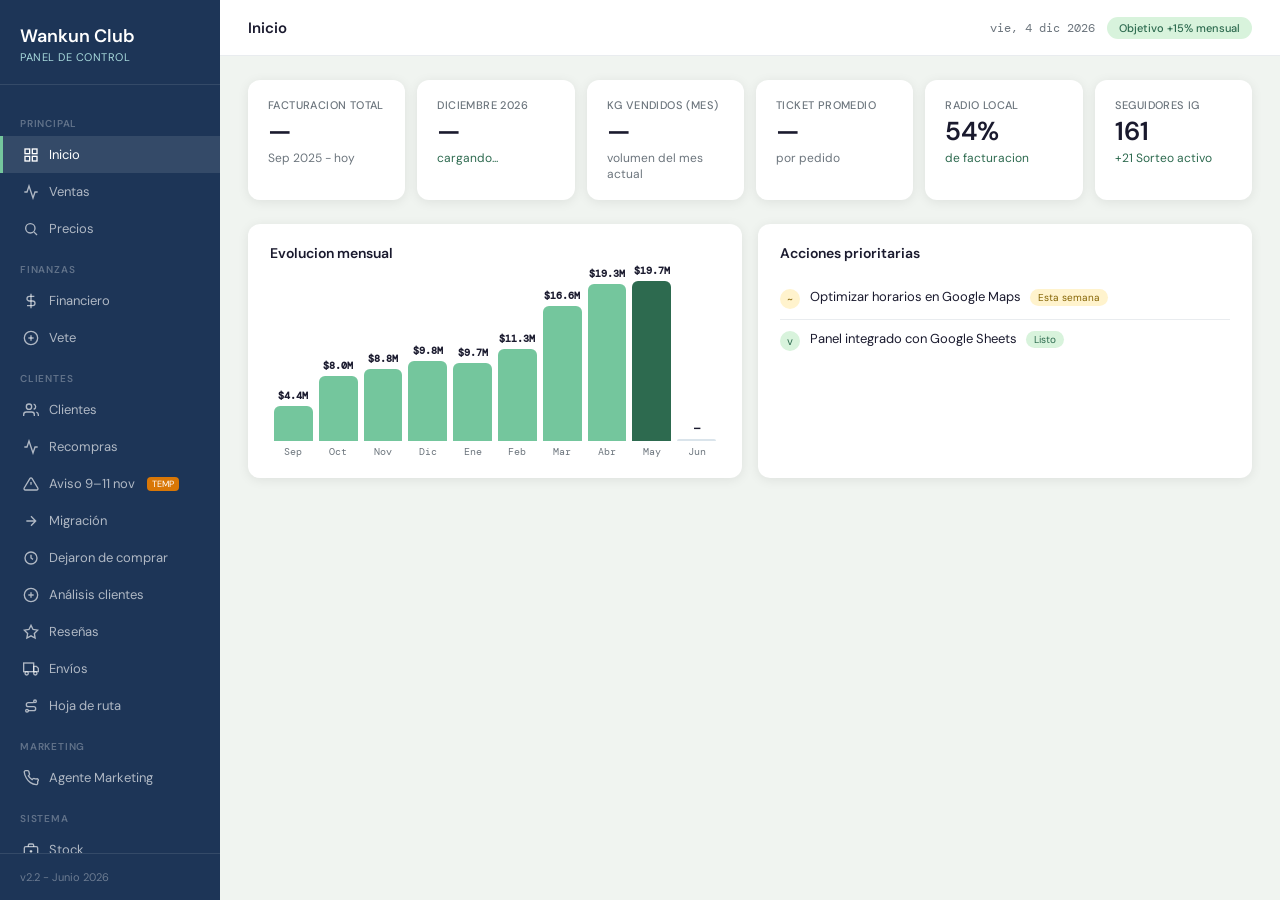
<file: index.html>
<!DOCTYPE html>
<html lang="es">
<head>
<meta charset="UTF-8">
<!-- v2.4.1 -->
  <meta http-equiv="Cache-Control" content="no-cache, no-store, must-revalidate">
<meta http-equiv="Pragma" content="no-cache">
<meta http-equiv="Expires" content="0">
<meta name="viewport" content="width=device-width, initial-scale=1.0">
<title>Wankun Club — Panel de Control</title>
<link href="https://fonts.googleapis.com/css2?family=DM+Sans:wght@300;400;500;600&family=DM+Mono:wght@400;500&display=swap" rel="stylesheet">
<link rel="stylesheet" href="css/panel.css?v=2">
</head>
<body>
<div class="sidebar">
  <div class="sidebar-logo">
    <div class="logo-text">Wankun Club</div>
    <div class="logo-sub">Panel de Control</div>
  </div>
  <nav class="nav">
    <div class="nav-section">Principal</div>
    <div class="nav-item active" onclick="irA('inicio')"><svg viewBox="0 0 24 24" fill="none" stroke="currentColor" stroke-width="2"><rect x="3" y="3" width="7" height="7"/><rect x="14" y="3" width="7" height="7"/><rect x="3" y="14" width="7" height="7"/><rect x="14" y="14" width="7" height="7"/></svg>Inicio</div>
    <div class="nav-item" onclick="irA('ventas')"><svg viewBox="0 0 24 24" fill="none" stroke="currentColor" stroke-width="2"><polyline points="22 12 18 12 15 21 9 3 6 12 2 12"/></svg>Ventas</div>
    <div class="nav-item" onclick="irA('precios')"><svg viewBox="0 0 24 24" fill="none" stroke="currentColor" stroke-width="2"><circle cx="11" cy="11" r="7"/><line x1="21" y1="21" x2="16.65" y2="16.65"/></svg>Precios</div>
    <div class="nav-section">Finanzas</div>
    <div class="nav-item" onclick="irA('financiero')"><svg viewBox="0 0 24 24" fill="none" stroke="currentColor" stroke-width="2"><line x1="12" y1="1" x2="12" y2="23"/><path d="M17 5H9.5a3.5 3.5 0 0 0 0 7h5a3.5 3.5 0 0 1 0 7H6"/></svg>Financiero</div>
    <div class="nav-item" onclick="irA('vete')"><svg viewBox="0 0 24 24" fill="none" stroke="currentColor" stroke-width="2"><circle cx="12" cy="12" r="10"/><line x1="12" y1="8" x2="12" y2="16"/><line x1="8" y1="12" x2="16" y2="12"/></svg>Vete</div>
    <div class="nav-section">Clientes</div>
    <div class="nav-item" onclick="irA('clientes')"><svg viewBox="0 0 24 24" fill="none" stroke="currentColor" stroke-width="2"><path d="M17 21v-2a4 4 0 0 0-4-4H5a4 4 0 0 0-4 4v2"/><circle cx="9" cy="7" r="4"/><path d="M23 21v-2a4 4 0 0 0-3-3.87"/><path d="M16 3.13a4 4 0 0 1 0 7.75"/></svg>Clientes</div>
    <div class="nav-item" onclick="irA('recompras')"><svg viewBox="0 0 24 24" fill="none" stroke="currentColor" stroke-width="2"><path d="M22 12h-4l-3 9L9 3l-3 9H2"/></svg>Recompras</div>
    <div class="nav-item" onclick="irA('aviso')"><svg viewBox="0 0 24 24" fill="none" stroke="currentColor" stroke-width="2"><path d="M10.29 3.86 1.82 18a2 2 0 0 0 1.71 3h16.94a2 2 0 0 0 1.71-3L13.71 3.86a2 2 0 0 0-3.42 0z"/><line x1="12" y1="9" x2="12" y2="13"/><line x1="12" y1="17" x2="12.01" y2="17"/></svg>Aviso 9–11 nov <span style="font-size:9px;background:#d97706;color:#fff;border-radius:4px;padding:1px 5px;margin-left:2px">TEMP</span></div>
    <div class="nav-item" onclick="irA('migracion')"><svg viewBox="0 0 24 24" fill="none" stroke="currentColor" stroke-width="2"><path d="M5 12h14M12 5l7 7-7 7"/></svg>Migración</div>
    <div class="nav-item" onclick="irA('inactivos')"><svg viewBox="0 0 24 24" fill="none" stroke="currentColor" stroke-width="2"><circle cx="12" cy="12" r="9"/><polyline points="12 7 12 12 15 14"/></svg>Dejaron de comprar</div>
    <div class="nav-item" onclick="irA('analisis')"><svg viewBox="0 0 24 24" fill="none" stroke="currentColor" stroke-width="2"><circle cx="12" cy="12" r="10"/><path d="M8 12h8M12 8v8"/></svg>Análisis clientes</div>
    <div class="nav-item" onclick="irA('resenas')"><svg viewBox="0 0 24 24" fill="none" stroke="currentColor" stroke-width="2"><polygon points="12 2 15.09 8.26 22 9.27 17 14.14 18.18 21.02 12 17.77 5.82 21.02 7 14.14 2 9.27 8.91 8.26 12 2"/></svg>Reseñas</div>
    <div class="nav-item" onclick="irA('envios')"><svg viewBox="0 0 24 24" fill="none" stroke="currentColor" stroke-width="2"><rect x="1" y="3" width="15" height="13"/><polygon points="16 8 20 8 23 11 23 16 16 16 16 8"/><circle cx="5.5" cy="18.5" r="2.5"/><circle cx="18.5" cy="18.5" r="2.5"/></svg>Envíos</div>
    <div class="nav-item" onclick="irA('ruta')"><svg viewBox="0 0 24 24" fill="none" stroke="currentColor" stroke-width="2"><circle cx="6" cy="19" r="2"/><circle cx="18" cy="5" r="2"/><path d="M8 19h8a3 3 0 0 0 0-6H8a3 3 0 0 1 0-6h8"/></svg>Hoja de ruta</div>
    <div class="nav-section">Marketing</div>
    <div class="nav-item" onclick="irA('marketing')"><svg viewBox="0 0 24 24" fill="none" stroke="currentColor" stroke-width="2"><path d="M22 16.92v3a2 2 0 0 1-2.18 2 19.79 19.79 0 0 1-8.63-3.07A19.5 19.5 0 0 1 4.99 12a19.79 19.79 0 0 1-3.07-8.67A2 2 0 0 1 3.92 1h3a2 2 0 0 1 2 1.72c.127.96.361 1.903.7 2.81a2 2 0 0 1-.45 2.11L8.09 8.91a16 16 0 0 0 5.61 5.61l1.27-1.27a2 2 0 0 1 2.11-.45c.907.339 1.85.573 2.81.7A2 2 0 0 1 22 16.92z"/></svg>Agente Marketing</div>
    <div class="nav-section">Sistema</div>
    <div class="nav-item" onclick="irA('stock')"><svg viewBox="0 0 24 24" fill="none" stroke="currentColor" stroke-width="2"><rect x="2" y="7" width="20" height="14" rx="2"/><path d="M16 7V5a2 2 0 0 0-2-2h-4a2 2 0 0 0-2 2v2"/><line x1="12" y1="12" x2="12" y2="16"/><line x1="10" y1="14" x2="14" y2="14"/></svg>Stock</div>
    <div class="nav-item" onclick="irA('roadmap')"><svg viewBox="0 0 24 24" fill="none" stroke="currentColor" stroke-width="2"><polyline points="9 11 12 14 22 4"/><path d="M21 12v7a2 2 0 0 1-2 2H5a2 2 0 0 1-2-2V5a2 2 0 0 1 2-2h11"/></svg>Roadmap</div>
  </nav>
  <div class="sidebar-footer">v2.2 - Junio 2026</div>
</div>
<div class="main">
  <div class="topbar">
    <span class="topbar-title" id="page-title">Inicio</span>
    <div class="topbar-right">
      <span class="fecha" id="fecha-hoy"></span>
      <span class="objetivo-pill">Objetivo +15% mensual</span>
    </div>
  </div>
  <div class="content">

<!-- INICIO -->
<div class="page active" id="page-inicio">
  <div class="metrics-grid">
    <div class="metric"><div class="metric-label">Facturacion total</div><div class="metric-value" id="m-total">—</div><div class="metric-delta" id="m-total-rango">Sep 2025 - hoy</div></div>
    <div class="metric"><div class="metric-label" id="m-mes-label">Mes actual</div><div class="metric-value" id="m-mayo">—</div><div class="metric-delta delta-up" id="m-mes-delta">cargando...</div></div>
    <div class="metric"><div class="metric-label">Kg vendidos (mes)</div><div class="metric-value" id="m-kg-mes">—</div><div class="metric-delta">volumen del mes actual</div></div>
    <div class="metric"><div class="metric-label">Ticket promedio</div><div class="metric-value" id="m-ticket">—</div><div class="metric-delta">por pedido</div></div>
    <div class="metric"><div class="metric-label">Radio local</div><div class="metric-value">54%</div><div class="metric-delta delta-up">de facturacion</div></div>
    <div class="metric"><div class="metric-label">Seguidores IG</div><div class="metric-value">161</div><div class="metric-delta delta-up">+21 Sorteo activo</div></div>
  </div>
  <div class="card-grid">
    <div class="card">
      <div class="card-title">Evolucion mensual</div>
      <div class="bar-chart" id="bar-inicio"></div>
    </div>
    <div class="card">
      <div class="card-title">Acciones prioritarias</div>
      <ul class="checklist">
        <li class="check-item"><div class="check-dot dot-warn">~</div><span>Optimizar horarios en Google Maps <span class="check-tag tag-warn">Esta semana</span></span></li>
        <li class="check-item"><div class="check-dot dot-ok">v</div><span>Panel integrado con Google Sheets <span class="check-tag tag-ok">Listo</span></span></li>
      </ul>
    </div>
  </div>
</div>

<!-- VENTAS -->
<div class="page" id="page-ventas">
  <div class="metrics-grid">
    <div class="metric"><div class="metric-label">Mejor mes</div><div class="metric-value" id="v-mejor-mes">—</div><div class="metric-delta delta-up" id="v-mejor-fac">—</div></div>
    <div class="metric"><div class="metric-label">Crecimiento sep-hoy</div><div class="metric-value" id="v-crec">—</div><div class="metric-delta delta-up">traccion real</div></div>
    <div class="metric"><div class="metric-label">Kilos vendidos</div><div class="metric-value" id="v-kg">—</div><div class="metric-delta">total historico</div></div>
    <div class="metric"><div class="metric-label">Royal Canin</div><div class="metric-value">~66%</div><div class="metric-delta">de facturacion</div></div>
  </div>
  <div class="card">
    <div class="card-title">Facturación y kilos por mes</div>
    <div id="bar-ventas"></div>
    <div id="ventas-kg-resumen"></div>
  </div>
  <div class="card" id="series-card">
    <div class="results-header">
      <div class="card-title" style="margin:0">Series históricas — ¿qué se movió?</div>
      <div class="filtro-group"><label>Medida</label>
        <select id="ser-medida" onchange="seriesRender()"><option value="kg">Kg</option><option value="fac">Pesos</option></select></div>
      <div class="filtro-group"><label>Período</label>
        <select id="ser-periodo" onchange="seriesRender()"><option value="dia">Por día (90 días)</option><option value="semana">Por semana (52)</option><option value="mes" selected>Por mes</option></select></div>
      <div class="filtro-group"><label>Abrir por</label>
        <select id="ser-dim" onchange="seriesRender()"><option value="total">Total</option><option value="canal">Canal</option><option value="marca">Marca</option><option value="zona">Zona</option><option value="loc">Localidad</option></select></div>
      <div class="filtro-group"><label>Canal</label>
        <select id="ser-canal" onchange="seriesRender()"><option value="todos">Todos</option><option value="Directo">Directo</option><option value="Mercado Libre">Mercado Libre</option></select></div>
    </div>
    <div id="ser-nota" style="font-size:11px;color:var(--gris-dark);margin:8px 0 4px;line-height:1.5"></div>
    <div id="ser-chart" style="margin-top:6px"><div style="padding:20px;color:var(--gris-dark);font-size:13px">Cargando...</div></div>
    <div id="ser-comp" style="margin-top:14px"></div>
  </div>
  <div class="card" id="base-card">
    <div class="results-header">
      <div class="card-title" style="margin:0">Línea base — ¿este mes es normal o atípico?</div>
      <div class="filtro-group"><label>Medida</label>
        <select id="base-medida" onchange="baseRender()"><option value="kg">Kg por día de venta</option><option value="fac">Pesos por día de venta</option></select></div>
    </div>
    <div id="base-veredicto" style="margin:10px 0 6px"></div>
    <div id="base-chart"></div>
    <div id="base-nota" style="font-size:11px;color:var(--gris-dark);margin-top:6px;line-height:1.5"></div>
  </div>
  <div class="card" id="cli-card">
    <div class="card-title">Clientes del canal directo — ¿quién volvió y quién no?</div>
    <div id="cli-resumen" style="margin-top:10px"></div>
    <div id="cli-lista" style="margin-top:12px"></div>
  </div>
  <div class="card">
    <div class="card-title">Objetivo vs. real — 2026</div>
    <div id="objetivo-real-chart"></div>
  </div>
  <div class="card">
    <div class="card-title">Comparativo al mismo día — últimos 3 meses</div>
    <div id="comparativo-tabla"></div>
  </div>
  <div class="card">
    <div class="results-header">
      <div class="card-title" style="margin:0">Venta diaria — pesos y kg</div>
      <div class="filtro-group">
        <label>Mes</label>
        <select id="diaria-mes-sel" onchange="renderVentaDiaria()"></select>
      </div>
      <div class="filtro-group">
        <label>Ordenar</label>
        <select id="diaria-orden-sel" onchange="renderVentaDiaria()">
          <option value="fecha">Fecha</option>
          <option value="fac">Mayor facturación</option>
          <option value="kg">Más kg</option>
          <option value="ventas">Más ventas</option>
        </select>
      </div>
      <div class="filtro-group">
        <label>Gráfico</label>
        <select id="diaria-ver-sel" onchange="renderVentaDiaria()">
          <option value="fac">Pesos</option>
          <option value="kg">Kg</option>
        </select>
      </div>
    </div>
    <div id="venta-diaria-analisis" style="margin-top:14px"></div>
    <div id="venta-diaria-tabla" style="margin-top:4px"></div>
  </div>
  <div class="card-grid">
    <div class="card"><div class="card-title">Top zonas</div><div id="zonas-bars"></div></div>
    <div class="card"><div class="card-title">Top marcas</div><div id="marcas-bars"></div></div>
  </div>
  <div class="card">
    <div class="results-header">
      <div class="card-title" style="margin:0">Productos más vendidos</div>
      <div class="filtro-group">
        <label>Mes</label>
        <select id="prod-mes-sel" onchange="document.getElementById('prod-desde').value='';document.getElementById('prod-hasta').value='';renderTopProductos()">
          <option value="todos">Todos</option>
        </select>
      </div>
      <div class="filtro-group" style="display:flex;align-items:center;gap:6px">
        <label>Desde</label>
        <input type="date" id="prod-desde" style="padding:5px 8px;border:1px solid var(--gris-med);border-radius:6px;font-size:12px;font-family:'DM Sans',sans-serif" onchange="document.getElementById('prod-mes-sel').value='todos';renderTopProductos()">
        <label>Hasta</label>
        <input type="date" id="prod-hasta" style="padding:5px 8px;border:1px solid var(--gris-med);border-radius:6px;font-size:12px;font-family:'DM Sans',sans-serif" onchange="document.getElementById('prod-mes-sel').value='todos';renderTopProductos()">
      </div>
    </div>
    <div class="table-wrap" style="margin-top:12px">
      <div class="table-head" style="grid-template-columns:2fr 80px 80px 120px"><span>Producto</span><span>Ventas</span><span>Kg total</span><span>Facturación</span></div>
      <div class="table-body" id="top-productos" style="max-height:400px"></div>
    </div>
  </div>
</div>

<!-- FINANCIERO -->
<div class="page" id="page-financiero">
  <div id="fin-error" style="display:none;background:#fef2f2;color:#dc2626;padding:12px 16px;border-radius:8px;font-size:13px;margin-bottom:16px">
    No se pudo cargar la información financiera. <span style="cursor:pointer;text-decoration:underline" onclick="finCargar()">Reintentar</span>
  </div>
  <div class="metrics-grid">
    <div class="metric"><div class="metric-label">Facturación (mes)</div><div class="metric-value" id="fin-fac-mes">—</div><div class="metric-delta" id="fin-fac-mes-delta">cargando...</div></div>
    <div class="metric"><div class="metric-label">Resultado (mes)</div><div class="metric-value" id="fin-resultado-mes">—</div><div class="metric-delta" id="fin-resultado-mes-delta">cargando...</div></div>
    <div class="metric"><div class="metric-label">Gastos fijos (mes)</div><div class="metric-value" id="fin-gf-pct">—</div><div class="metric-delta">sobre facturación del mes</div></div>
    <div class="metric"><div class="metric-label">Gastos variables (mes)</div><div class="metric-value" id="fin-gv-pct">—</div><div class="metric-delta">sobre facturación del mes</div></div>
    <div class="metric"><div class="metric-label">Resultado acumulado (año)</div><div class="metric-value" id="fin-resultado-anual">—</div><div class="metric-delta" id="fin-resultado-anual-delta">cargando...</div></div>
    <div class="metric"><div class="metric-label">Ahorro acumulado (año)</div><div class="metric-value" id="fin-ahorro-anual">—</div><div class="metric-delta" id="fin-ahorro-anual-delta">cargando...</div></div>
  </div>

  <div class="card">
    <div class="card-title">Resumen mensual — Facturación, gastos y resultado</div>
    <div class="table-wrap" style="margin-top:12px">
      <div class="table-head" style="grid-template-columns:1fr 1.3fr 1fr 1fr 1.3fr"><span>Mes</span><span>Facturación (real)</span><span>Gastos fijos</span><span>Gastos variables</span><span>Resultado</span></div>
      <div class="table-body" id="fin-tabla-mensual"></div>
    </div>
  </div>

  <div class="card-grid">
    <div class="card">
      <div class="card-title">Gastos del mes: fijos vs variables</div>
      <div id="fin-gastos-bars"></div>
    </div>
    <div class="card">
      <div class="card-title">Facturación por canal — Wkn Club vs Mercado Libre</div>
      <div id="fin-canal-chart" style="margin-top:8px"></div>
      <div class="table-wrap" style="margin-top:8px">
        <div class="table-head" style="grid-template-columns:1fr 1.2fr 1.2fr 1fr"><span>Mes</span><span>Wkn Club</span><span>Mercado Libre</span><span>% Directo</span></div>
        <div class="table-body" id="fin-tabla-canal"></div>
      </div>
    </div>
  </div>
</div>

<!-- VETE -->
<div class="page" id="page-vete">
  <div id="vete-error" style="display:none;background:#fef2f2;color:#dc2626;padding:12px 16px;border-radius:8px;font-size:13px;margin-bottom:16px">
    No se pudo cargar la informacion de Vete. <span style="cursor:pointer;text-decoration:underline" onclick="veteCargar()">Reintentar</span>
  </div>
  <div class="metrics-grid">
    <div class="metric"><div class="metric-label">Kg vendidos</div><div class="metric-value" id="vete-kg">&mdash;</div></div>
    <div class="metric"><div class="metric-label">Total vendido</div><div class="metric-value" id="vete-total">&mdash;</div></div>
    <div class="metric"><div class="metric-label">Costo de lo vendido</div><div class="metric-value" id="vete-costo">&mdash;</div></div>
    <div class="metric"><div class="metric-label">Utilidad</div><div class="metric-value" id="vete-utilidad">&mdash;</div></div>
  </div>
  <div class="metrics-grid" style="margin-top:12px">
    <div class="metric"><div class="metric-label">Costo que debe la Vete<br><small>(ella cobró, al costo)</small></div><div class="metric-value" id="vete-cobro-vete" style="color:#b45309">&mdash;</div></div>
    <div class="metric"><div class="metric-label">Ganancia que debe el Club<br><small>(cobró el Club, su ganancia)</small></div><div class="metric-value" id="vete-cobro-club" style="color:var(--verde)">&mdash;</div></div>
    <div class="metric"><div class="metric-label">Internos (uso del Club)</div><div class="metric-value" id="vete-diferencia">&mdash;</div></div>
  </div>
  <div class="metrics-grid" style="margin-top:12px">
    <div class="metric"><div class="metric-label">Ya liquidado (pagos + internos)</div><div class="metric-value" id="vete-debes" style="color:#dc2626">&mdash;</div></div>
    <div class="metric"><div class="metric-label">Saldo de cuenta</div><div class="metric-value" id="vete-neto">&mdash;</div></div>
  </div>

  <div class="card">
    <div class="card-title">Stock bajo minimo en la gondola (menos de 2 bolsas)</div>
    <div class="table-wrap" style="margin-top:12px">
      <div class="table-head" style="grid-template-columns:1fr 1.6fr 0.6fr 0.6fr">
        <span>Marca</span><span>Producto</span><span>Kg</span><span>Cantidad</span>
      </div>
      <div class="table-body" id="vete-tabla-pendientes"></div>
    </div>
  </div>

  <div class="card">
    <div class="card-title">Desglose por mes</div>
    <div class="table-wrap" style="margin-top:12px">
      <div class="table-head" style="grid-template-columns:1fr 1fr 1.2fr 1fr 1fr 1.2fr 1.2fr">
        <span>Mes</span><span>Kg</span><span>Total vendido</span><span>Costo</span><span>Utilidad</span><span>Costo (cobro Vete)</span><span>Ganancia (cobro Club)</span>
      </div>
      <div class="table-body" id="vete-tabla-mensual"></div>
    </div>
  </div>

  <div class="card">
    <div class="card-title">Detalle por alimento (historico)</div>
    <div class="table-wrap" style="margin-top:12px">
      <div class="table-head" style="grid-template-columns:1.6fr 1fr 1fr 1fr 1fr">
        <span>Alimento</span><span>Unidades</span><span>Kg</span><span>Venta</span><span>Costo</span>
      </div>
      <div class="table-body" id="vete-tabla-alimento"></div>
    </div>
  </div>
</div>

<!-- CLIENTES -->
<div class="page" id="page-clientes">
  <div class="conn-card">
    <div style="display:flex;align-items:center;gap:10px;margin-bottom:12px">
      <span style="font-size:14px;font-weight:600">Google Sheets</span>
      <span class="conn-status conn-err" id="cl-status">Sin conectar</span>
    </div>
    <button class="btn btn-primary" onclick="conectarClientes()">Cargar clientes</button>
  </div>
  <div id="cl-panel" style="display:none">
    <div class="metrics-grid" id="cl-metrics"></div>
    <div class="card" style="border-left:4px solid var(--azul-med)">
      <div class="card-title">Buscador rapido</div>
      <div style="display:flex;gap:10px;align-items:center">
        <input type="text" id="cl-buscar" placeholder="Nombre o telefono..." 
          style="flex:1;padding:10px 14px;border:1px solid var(--gris-med);border-radius:8px;font-size:14px;font-family:'DM Sans',sans-serif"
          oninput="clBuscar(this.value)">
        <button class="btn" onclick="document.getElementById('cl-buscar').value='';clBuscar('')">Limpiar</button>
      </div>
      <div id="cl-buscar-result" style="margin-top:12px"></div>
    </div>
    <div class="card">
      <div class="filtros">
        <div class="filtro-group"><label>Zona</label><select id="cl-zona" onchange="clFiltrar()"><option value="todas">Todas</option><option value="local">Radio 15 km</option><option value="fuera">Fuera del radio</option></select></div>
        <div class="filtro-group"><label>Localidad</label><select id="cl-localidad" onchange="clFiltrar()"><option value="">Todas</option></select></div>
        <div class="filtro-group"><label>Telefono</label><select id="cl-tel" onchange="clFiltrar()"><option value="todos">Todos</option><option value="contel">Con telefono</option></select></div>
      </div>
      <div class="results-header">
        <span style="font-size:14px;font-weight:600" id="cl-title">Clientes</span>
        <div class="btn-row">
          <span style="font-size:12px;padding:4px 12px;border-radius:20px;background:#dbeafe;color:#1d4ed8;font-weight:500" id="cl-count">0</span>
          <button class="btn" onclick="clExportar()">CSV</button>
          <button class="btn btn-primary" onclick="toggleSorteoMsg()">Mensaje sorteo</button>
        </div>
      </div>
      <div id="sorteo-msg-panel" style="display:none;margin-bottom:14px">
        <div class="msg-template" id="sorteo-msg-text">Hola [Nombre]!

Sabemos lo mucho que queres a tu perrito, por eso queremos que sea parte de la fiesta mas grande del anio!

Estamos sorteando 20 camisetas de la Seleccion Argentina, porque ellos tambien se merecen ponerse la 10!

Para participar:
- Seguinos en @wankunclub
- Dale like a esta publicacion: https://www.instagram.com/p/DYk2Zi_oYgY/
- Comentá con el talle y la raza de tu perrito

El sorteo es el 11 de junio a las 22hs.

Vamos Argentina!</div>
        <button class="btn btn-primary" onclick="copiarMsg()">Copiar mensaje</button>
      </div>
      <div class="table-wrap">
        <div class="table-head" style="grid-template-columns:1fr 120px 140px 140px 120px 80px"><span>Nombre</span><span>Localidad</span><span>Direccion</span><span>Telefono</span><span>Articulo</span><span>WA</span></div>
        <div class="table-body" id="cl-table"></div>
      </div>
    </div>
  </div>
</div>

<!-- RECOMPRAS -->
<div class="page" id="page-recompras">
  <div class="conn-card">
    <div style="display:flex;align-items:center;gap:10px;margin-bottom:12px">
      <span style="font-size:14px;font-weight:600">Google Sheets</span>
      <span class="conn-status conn-err" id="av-status">Sin conectar</span>
    </div>
    <button class="btn btn-primary" onclick="avConectar()">Cargar datos</button>
  </div>
  <div id="av-panel" style="display:none">
    <div class="metrics-grid" id="av-metrics"></div>
    <div class="card" style="border-left:4px solid #7c3aed">
      <div class="card-title" style="color:#7c3aed">Preparar stock — próximos 5 días <span style="font-size:12px;font-weight:400;margin-left:8px">qué tener listo para entregar</span></div>
      <div class="table-wrap">
        <div class="table-head" style="grid-template-columns:1fr 100px 60px 200px 70px"><span>Cliente</span><span>Zona</span><span>En</span><span>Productos a preparar</span><span>WA</span></div>
        <div class="table-body" id="av-stock-prox" style="max-height:320px"></div>
      </div>
    </div>
    <div class="card" style="border-left:4px solid #d97706">
      <div class="card-title" style="color:#d97706">A revisar — 25+ días desde la venta <span style="font-size:12px;font-weight:400;margin-left:8px">chequeo manual, sin importar el ciclo calculado: toda venta con 25+ días sin repetirse aparece acá</span></div>
      <div class="table-wrap">
        <div class="table-head" style="grid-template-columns:1fr 130px 100px 70px 60px"><span>Cliente</span><span>Producto</span><span>Zona</span><span>Hace</span><span>WA</span></div>
        <div class="table-body" id="av-revisar25" style="max-height:360px"></div>
      </div>
    </div>
    <!-- "No compraron lo previsto" y "Compraron 1 sola vez y no volvieron" se sacaron temporalmente
         (17/9) porque dependian de la identidad de cliente rota (agrupacion por nombre / telefono
         mal leido) y mostraban datos poco confiables. Se reconstruyen una vez que la limpieza de
         datos (columna telefono, identidad de cliente) este resuelta. Las funciones JS siguen
         existiendo (avMostrarFaltaron, avMostrarUnaVez) por si se quieren reactivar rapido. -->
    <div class="card" style="border-left:4px solid #16a34a">
      <div class="card-title" style="color:#16a34a">Ventas — Próximos 5 días</div>
      <div class="table-wrap">
        <div class="table-head" style="grid-template-columns:1fr 130px 120px 80px"><span>Cliente</span><span>Zona</span><span>Producto</span><span>WA</span></div>
        <div class="table-body" id="av-ventas-hoy" style="max-height:300px"></div>
      </div>
    </div>
    
    
    
    <div class="card">
      <div class="card-title">Proyeccion del mes</div>
      <div class="metrics-grid" id="av-proyeccion"></div>
    </div>
  </div>
</div>

<!-- AVISO TEMPORAL (nov 2026): sin logistica lunes 9, martes 10 y miercoles 11 por la visita del Papa.
     Lista: clientes que compraron entre el 6 y el 14 de octubre y todavia no compraron en noviembre.
     Se recalcula en vivo desde la hoja Ventas, asi que el que vuelve a comprar sale solo.
     Borrar esta seccion (pagina, item del menu y bloque JS "AVISO TEMPORAL") despues del 12/11. -->
<div class="page" id="page-aviso">
  <div class="card" style="border-left:4px solid #d97706">
    <div class="card-title" style="color:#d97706">Sin reparto lunes 9, martes 10 y miércoles 11</div>
    <div style="font-size:13px;color:var(--gris-dark);line-height:1.5">Clientes que compraron entre el <b>6 y el 14 de octubre</b> y todavía <b>no compraron en noviembre</b>. El botón WA abre el chat con el mensaje armado con su nombre y el alimento que llevó. Al tocar WA el cliente pasa solo a <b>Enviados</b>; si al final no lo mandaste, lo volvés desde ahí con <b>Deshacer</b>. Si un cliente compra, desaparece solo de la lista.</div>
    <div style="display:flex;gap:8px;align-items:center;margin-top:12px;flex-wrap:wrap">
      <button class="btn btn-primary" onclick="apCargar()">Actualizar</button>
      <span class="conn-status conn-err" id="ap-status">Sin cargar</span>
    </div>
  </div>
  <div class="metrics-grid" id="ap-metrics"></div>
  <div style="display:flex;gap:6px;flex-wrap:wrap;margin-bottom:12px" id="ap-filtros">
    <button class="btn btn-primary" data-apf="pend" onclick="apFiltro('pend')">Por mandar</button>
    <button class="btn" data-apf="volv" onclick="apFiltro('volv')">Volvieron a fin de oct</button>
    <button class="btn" data-apf="env" onclick="apFiltro('env')">Notificados</button>
    <button class="btn" data-apf="all" onclick="apFiltro('all')">Todos</button>
  </div>
  <div class="card">
    <div class="table-wrap">
      <div class="table-head" style="grid-template-columns:1.2fr 1fr 1.4fr 70px 150px"><span>Cliente</span><span>Zona</span><span>Llevó en octubre</span><span>Fecha</span><span>Acción</span></div>
      <div class="table-body" id="ap-tabla" style="max-height:none"></div>
    </div>
  </div>
</div>

<!-- MIGRACION: clientes que compraron por Flex Meli y ya hicieron su primera compra directa, en seguimiento hasta la segunda compra -->
<div class="page" id="page-migracion">
  <div class="conn-card">
    <div style="display:flex;align-items:center;gap:10px;margin-bottom:12px">
      <span style="font-size:14px;font-weight:600">Google Sheets</span>
      <span class="conn-status conn-err" id="mig-status">Sin conectar</span>
    </div>
    <button class="btn btn-primary" onclick="migConectar()">Cargar datos</button>
  </div>
  <div id="mig-panel" style="display:none">
    <div class="metrics-grid" id="mig-metrics"></div>
    <div class="card" style="border-left:4px solid #0369a1">
      <div class="card-title" style="color:#0369a1">Tasa de migración por producto y mes <span style="font-size:12px;font-weight:400;margin-left:8px">de los que compraron ese producto por Flex Meli en ese mes, cuántos (por teléfono) migraron después al canal directo — no importa cuándo</span></div>
      <div class="table-wrap">
        <div class="table-head" style="grid-template-columns:22px 100px 1fr 90px 90px 90px 80px"><span></span><span>Mes</span><span>Detalle</span><span>Flex Meli</span><span>Migraron</span><span>Activos</span><span>Tasa</span></div>
        <div class="table-body" id="mig-prod-tabla" style="max-height:500px"></div>
      </div>
    </div>
    <div class="card" style="border-left:4px solid #7c3aed">
      <div class="card-title" style="color:#7c3aed">En seguimiento — esperando su 2da compra directa <span style="font-size:12px;font-weight:400;margin-left:8px">compraron por Flex Meli, migraron una vez al canal directo; al hacer la 2da compra directa pasan a Recompras normal</span></div>
      <div class="table-wrap">
        <div class="table-head" style="grid-template-columns:1fr 130px 90px 90px 90px 60px 80px"><span>Cliente</span><span>Zona</span><span>1ra Flex</span><span>Migró</span><span>Prox. estimada</span><span>Estado</span><span>WA</span></div>
        <div class="table-body" id="mig-seguimiento" style="max-height:500px"></div>
      </div>
    </div>
    <div class="card" style="border-left:4px solid #16a34a">
      <div class="card-title" style="color:#16a34a">✓ Convertidos recientemente <span style="font-size:12px;font-weight:400;margin-left:8px">ya hicieron su 2da compra directa — quedan acá 30 días como registro, después pasan a Recompras normal</span></div>
      <div class="table-wrap">
        <div class="table-head" style="grid-template-columns:1fr 130px 90px 90px"><span>Cliente</span><span>Zona</span><span>2da compra</span><span></span></div>
        <div class="table-body" id="mig-convertidos" style="max-height:300px"></div>
      </div>
    </div>
  </div>
</div>

<!-- INACTIVOS: migrados de Flex Meli al canal directo que dejaron de comprar -->
<div class="page" id="page-inactivos">
  <div class="conn-card">
    <div style="display:flex;align-items:center;gap:10px;margin-bottom:8px">
      <span style="font-size:14px;font-weight:600">Migrados que dejaron de comprar</span>
      <span class="conn-status conn-err" id="in-status">Sin cargar</span>
    </div>
    <div style="font-size:12px;color:var(--gris-dark);margin-bottom:12px;line-height:1.5">Clientes que llegaron por Flex Meli, compraron al menos una vez por canal directo y ya pasaron su fecha esperada de recompra. Se considera inactivo a quien lleva más de 45 días sin comprar, o más de 1,5 veces su ciclo habitual si compra seguido con ciclo largo. Se recalcula solo cada vez que abrís esta sección.</div>
    <button class="btn btn-primary" onclick="inCargar()">Actualizar</button>
  </div>
  <div id="in-panel" style="display:none">
    <div class="metrics-grid" id="in-metrics"></div>
    <div class="card">
      <div class="results-header">
        <div class="card-title" style="margin:0">Clientes a recuperar</div>
        <div class="btn-row">
          <div class="filtro-group"><label>Segmento</label><select id="in-f-seg" onchange="inRender()"><option value="todos">Todos</option><option value="Enfriándose">Enfriándose (46–75 días)</option><option value="Dormido">Dormido (76–150 días)</option><option value="Frío">Frío (+150 días)</option></select></div>
          <div class="filtro-group"><label>Tipo de alimento</label><select id="in-f-tipo" onchange="inRender()"><option value="todos">Todos</option><option value="Cachorro">Cachorro</option><option value="Medicado">Medicado</option><option value="Mantenimiento">Mantenimiento</option></select></div>
          <div class="filtro-group"><label>Contacto</label><select id="in-f-cont" onchange="inRender()"><option value="todos">Todos</option><option value="no">Sin contactar</option><option value="si">Contactados</option></select></div>
          <div class="filtro-group"><label>Orden</label><select id="in-f-ord" onchange="inRender()"><option value="fac">Más facturado</option><option value="dias">Menos días sin comprar</option><option value="compras">Más compras</option></select></div>
          <span style="font-size:12px;padding:4px 12px;border-radius:20px;background:#dbeafe;color:#1d4ed8;font-weight:500;align-self:flex-end" id="in-count">0</span>
        </div>
      </div>
      <div class="table-wrap">
        <div class="table-head" style="grid-template-columns:1.3fr 1fr 1.3fr 100px 80px 70px 100px 150px"><span>Cliente</span><span>Zona</span><span>Último producto</span><span>Tipo</span><span>Sin comprar</span><span>Compras</span><span>Facturado</span><span></span></div>
        <div class="table-body" id="in-tabla" style="max-height:600px"></div>
      </div>
    </div>
  </div>
</div>

<!-- RESEÑAS -->
<div class="page" id="page-resenas">
  <div class="metrics-grid" id="rs-metrics">
    <div class="metric"><div class="metric-label">Compraron hoy</div><div class="metric-value" id="rs-m-total">0</div></div>
    <div class="metric"><div class="metric-label">Pedidas</div><div class="metric-value" id="rs-m-pedidas">0</div></div>
    <div class="metric"><div class="metric-label">Dejadas</div><div class="metric-value" style="color:var(--verde-claro)" id="rs-m-dejadas">0</div></div>
    <div class="metric"><div class="metric-label">Pendientes</div><div class="metric-value" style="color:#856404" id="rs-m-pendientes">0</div></div>
  </div>
  <div class="card" style="margin-bottom:16px">
    <div class="results-header">
      <div class="card-title" style="margin:0">Pedido de reseñas — compraron ayer</div>
      <div class="btn-row">
        <div class="filtro-group"><label>Estado</label><select id="rs-filtro" onchange="resenasFiltrar()"><option value="pendiente">Sin pedir</option><option value="todos">Todos</option><option value="pedida">Pedida, sin dejar</option><option value="dejada">Ya dejada</option></select></div>
        <span style="font-size:12px;padding:4px 12px;border-radius:20px;background:#f3f4f6;color:#374151;font-weight:500;align-self:flex-end" id="rs-sync">Conectando con la planilla…</span>
        <span style="font-size:12px;padding:4px 12px;border-radius:20px;background:#dbeafe;color:#1d4ed8;font-weight:500;align-self:flex-end" id="rs-count">0</span>
        <button class="btn btn-primary" onclick="resenasCargar()" style="align-self:flex-end">Cargar clientes</button>
      </div>
    </div>
    <div class="table-wrap" id="rs-wrap" style="display:none;margin-top:12px">
      <div class="table-head" style="grid-template-columns:1fr 1fr 120px 90px 90px 80px"><span>Cliente</span><span>Artículo</span><span>Telefono</span><span>Pedida</span><span>Dejada</span><span>WA</span></div>
      <div class="table-body" id="rs-table" style="max-height:420px"></div>
    </div>
  </div>
  <div class="card">
    <div class="card-title">Mensaje que se manda por WhatsApp</div>
    <div class="msg-template">Hola [Nombre]! Te saluda Nacho de Wankun Club 🐾

Nos ayudarias muchisimo si nos dejas una reseña en Google contandonos que te parecio el servicio. Te deja este link, es cortito:
https://g.page/r/CWpl5hrUBgqFEBM/review

Muchas gracias!</div>
    <div style="font-size:12px;color:var(--gris-dark);margin-top:8px">Nota: muestra solo clientes que compraron <strong>ayer</strong> por canal directo (Ventas), deduplicados por teléfono. El registro de reseñas pedidas se guarda en la hoja <strong>Resenas</strong> de la planilla de Ventas: es el mismo en la compu y en el celular. A quien ya se le pidió reseña le aparece "Pedida" con la fecha y no se le puede volver a mandar.</div>
  </div>
  <div class="card" style="margin-top:16px">
    <div class="results-header">
      <div class="card-title" style="margin:0">Historial de reseñas solicitadas</div>
      <span style="font-size:12px;padding:4px 12px;border-radius:20px;background:#dbeafe;color:#1d4ed8;font-weight:500;align-self:center" id="rs-hist-count">0 clientes</span>
    </div>
    <div id="rs-hist-wrap" style="display:none;margin-top:12px">
      <div class="table-head" style="grid-template-columns:1fr 130px 80px 80px"><span>Cliente</span><span>Telefono</span><span>Pedida</span><span>Dejada</span></div>
      <div class="table-body" id="rs-hist-table" style="max-height:320px"></div>
    </div>
  </div>
</div>

<!-- ENVIOS -->
<div class="page" id="page-ruta">
  <div class="card" style="margin-bottom:16px">
    <div class="results-header">
      <div class="card-title" style="margin:0">Entregas del día</div>
      <div class="btn-row">
        <div class="filtro-group"><label>Fecha</label><input type="date" id="hr-fecha" class="hr-in" onchange="hrCambiarFecha()"></div>
        <button class="btn btn-primary" onclick="hrTraer()" style="align-self:flex-end" id="hr-btn-traer">Traer ventas del día</button>
      </div>
    </div>
    <div class="hr-help">Trae las compras de esa fecha de <b>Ventas</b> (canal directo) y de <b>Flex Meli</b>. También podés sumar una entrega a mano. Ordená las paradas con las flechas.</div>
    <div class="hr-add">
      <input class="hr-in" id="hr-n-nombre" list="hr-clientes" placeholder="Cliente" oninput="hrAutocompletar()">
      <input class="hr-in" id="hr-n-dir" placeholder="Dirección (o barrio + lote)">
      <input class="hr-in" id="hr-n-loc" placeholder="Localidad">
      <input class="hr-in" id="hr-n-ali" placeholder="Alimento">
      <button class="btn" onclick="hrAgregar()">+ Agregar</button>
    </div>
    <datalist id="hr-clientes"></datalist>
    <div id="hr-lista" style="margin-top:14px"></div>
  </div>

  <div class="card" id="hr-hoja-card" style="display:none">
    <div class="results-header">
      <div class="card-title" style="margin:0">Hoja de ruta</div>
      <div class="btn-row">
        <label style="font-size:12px;display:flex;gap:6px;align-items:center"><input type="checkbox" id="hr-vuelta" checked onchange="hrGuardar();hrRender()"> Vuelvo al local</label>
        <button class="btn" onclick="hrCopiar()">Copiar</button>
        <button class="btn" onclick="hrImprimir()">Imprimir</button>
      </div>
    </div>
    <div id="hr-maps" class="btn-row" style="margin-bottom:12px"></div>
    <div id="hr-hoja"></div>
  </div>
</div>

<div class="page" id="page-envios">
  <div class="card" id="aus-card" style="margin-bottom:16px;border-left:4px solid #d97706">
    <div class="card-title" style="color:#d97706;margin:0 0 8px">Aviso de ausencia</div>
    <div style="font-size:13px;color:var(--gris-dark);line-height:1.5;margin-bottom:12px">Solo canal directo (Ventas) — Flex Meli no se mezcla con recompra, como el resto del panel. Por default muestra a quienes tienen la recompra vencida o próxima y compraron en los últimos 60 días (un universo chico, no para mandar WhatsApp a todo el historial). El botón WA abre el chat con el mensaje de abajo y lo marca como avisado solo. Cliente nuevo o de Flex Meli que haga falta avisar: agregalo a mano al final.</div>
    <div class="btn-row" style="margin-bottom:10px;align-items:flex-end">
      <div class="filtro-group"><label>Desde</label><input type="date" id="aus-desde" class="hr-in" onchange="ausFechaCambio()"></div>
      <div class="filtro-group"><label>Hasta</label><input type="date" id="aus-hasta" class="hr-in" onchange="ausFechaCambio()"></div>
      <button class="btn" onclick="ausCargarClientes()" style="align-self:flex-end">Actualizar compradores</button>
      <span style="font-size:12px;padding:4px 12px;border-radius:20px;background:#dbeafe;color:#1d4ed8;font-weight:500" id="aus-status">Cargando…</span>
    </div>
    <textarea class="hr-in aus-msg" id="aus-msg" onchange="ausGuardarTpl()"></textarea>

    <div class="results-header" style="margin-top:14px">
      <div class="card-title" style="margin:0;font-size:13px">Compradores</div>
      <div class="btn-row">
        <input class="hr-in" id="aus-buscar" placeholder="Buscar por nombre" oninput="ausFiltrar()">
        <div class="filtro-group"><label>Estado</label><select id="aus-filtro" onchange="ausFiltrar()"><option value="pendiente">Sin avisar</option><option value="todos">Todos</option><option value="avisado">Ya avisado</option></select></div>
        <label style="font-size:12px;display:flex;gap:6px;align-items:center;align-self:center"><input type="checkbox" id="aus-solo-urgentes" checked onchange="ausFiltrar()"> Solo recompra próxima/vencida</label>
        <span style="font-size:12px;padding:4px 12px;border-radius:20px;background:#dbeafe;color:#1d4ed8;font-weight:500;align-self:center" id="aus-count">0</span>
      </div>
    </div>
    <div class="table-wrap" id="aus-wrap" style="margin-top:8px">
      <div class="table-head" style="grid-template-columns:1fr 100px 120px 90px 80px"><span>Cliente</span><span>Última compra</span><span>Telefono</span><span>Avisado</span><span>WA</span></div>
      <div class="table-body" id="aus-table" style="max-height:360px"></div>
    </div>

    <div class="hr-add" style="grid-template-columns:1.2fr 1fr auto;margin-top:12px">
      <input class="hr-in" id="aus-add-nombre" placeholder="Cliente nuevo (no está en la lista)">
      <input class="hr-in" id="aus-add-tel" placeholder="Teléfono">
      <button class="btn" onclick="ausAgregarManual()">+ Agregar a la lista</button>
    </div>
  </div>

  <div class="metrics-grid" id="env-metrics">
    <div class="metric"><div class="metric-label">Compras hoy (directo)</div><div class="metric-value" id="env-m-total">0</div></div>
    <div class="metric"><div class="metric-label">Avisados directo</div><div class="metric-value" style="color:var(--verde-claro)" id="env-m-avisados">0</div></div>
    <div class="metric"><div class="metric-label">Flex Meli ayer</div><div class="metric-value" id="env-m-flex-total">0</div></div>
    <div class="metric"><div class="metric-label">Avisados Flex</div><div class="metric-value" style="color:var(--verde-claro)" id="env-m-flex-avisados">0</div></div>
    <div class="metric"><div class="metric-label">Flex Meli hoy</div><div class="metric-value" id="env-m-flex-hoy-total">0</div></div>
    <div class="metric"><div class="metric-label">Avisados hoy</div><div class="metric-value" style="color:var(--verde-claro)" id="env-m-flex-hoy-avisados">0</div></div>
    <div class="metric"><div class="metric-label">Flex Meli 25 dias</div><div class="metric-value" id="env-m-flex25-total">0</div></div>
    <div class="metric"><div class="metric-label">Avisados 25 dias</div><div class="metric-value" style="color:var(--verde-claro)" id="env-m-flex25-avisados">0</div></div>
  </div>

  <div class="card" style="margin-bottom:16px">
    <div class="results-header">
      <div class="card-title" style="margin:0">Canal directo — compras de hoy</div>
      <div class="btn-row">
        <div class="filtro-group"><label>Estado</label><select id="env-filtro" onchange="enviosFiltrar()"><option value="pendiente">Sin avisar</option><option value="todos">Todos</option><option value="avisado">Ya avisado</option></select></div>
        <span style="font-size:12px;padding:4px 12px;border-radius:20px;background:#dbeafe;color:#1d4ed8;font-weight:500;align-self:flex-end" id="env-count">0</span>
        <button class="btn btn-primary" onclick="enviosCargar()" style="align-self:flex-end">Cargar</button>
      </div>
    </div>
    <div class="table-wrap" id="env-wrap" style="display:none;margin-top:12px">
      <div class="table-head" style="grid-template-columns:1fr 1fr 120px 90px 80px"><span>Cliente</span><span>Artículo</span><span>Telefono</span><span>Avisado</span><span>WA</span></div>
      <div class="table-body" id="env-table" style="max-height:360px"></div>
    </div>
    <div style="font-size:12px;color:var(--gris-dark);margin-top:12px">Mensaje: "Hola [Nombre]! El alimento [Marca Producto] está en camino, lo entregamos en [Dirección], [Localidad] a partir de las 17 hs. El saldo a pagar es de $[Saldo]. Te deseamos en nombre de Wankun Club un gran día!"</div>
  </div>

  <div class="card">
    <div class="results-header">
      <div class="card-title" style="margin:0">Flex Meli — envíos de hoy</div>
      <div class="btn-row">
        <div class="filtro-group"><label>Estado</label><select id="env-flex-hoy-filtro" onchange="enviosFlexHoyFiltrar()"><option value="pendiente">Sin avisar</option><option value="todos">Todos</option><option value="avisado">Ya avisado</option></select></div>
        <span style="font-size:12px;padding:4px 12px;border-radius:20px;background:#dbeafe;color:#1d4ed8;font-weight:500;align-self:flex-end" id="env-flex-hoy-count">0</span>
        <button class="btn btn-primary" onclick="enviosFlexHoyCargar()" style="align-self:flex-end">Cargar</button>
      </div>
    </div>
    <div class="table-wrap" id="env-flex-hoy-wrap" style="display:none;margin-top:12px">
      <div class="table-head" style="grid-template-columns:1fr 1fr 120px 90px 80px"><span>Cliente</span><span>Artículo</span><span>Telefono</span><span>Avisado</span><span>WA</span></div>
      <div class="table-body" id="env-flex-hoy-table" style="max-height:360px"></div>
    </div>
    <div style="font-size:12px;color:var(--gris-dark);margin-top:12px">Mensaje: "Hola [Nombre], te saluda Nacho desde Wankun Club, el alimento para tu mascota esta en camino"</div>
  </div>

  <div class="card">
    <div class="results-header">
      <div class="card-title" style="margin:0">Flex Meli — entregas de ayer</div>
      <div class="btn-row">
        <div class="filtro-group"><label>Estado</label><select id="env-flex-filtro" onchange="enviosFlexFiltrar()"><option value="pendiente">Sin avisar</option><option value="todos">Todos</option><option value="avisado">Ya avisado</option></select></div>
        <span style="font-size:12px;padding:4px 12px;border-radius:20px;background:#dbeafe;color:#1d4ed8;font-weight:500;align-self:flex-end" id="env-flex-count">0</span>
        <button class="btn btn-primary" onclick="enviosFlexCargar()" style="align-self:flex-end">Cargar</button>
      </div>
    </div>
    <div class="table-wrap" id="env-flex-wrap" style="display:none;margin-top:12px">
      <div class="table-head" style="grid-template-columns:1fr 1fr 120px 90px 80px"><span>Cliente</span><span>Artículo</span><span>Telefono</span><span>Avisado</span><span>WA</span></div>
      <div class="table-body" id="env-flex-table" style="max-height:360px"></div>
    </div>
    <div style="font-size:12px;color:var(--gris-dark);margin-top:12px">Mensaje: "Hola [Nombre] buen dia! Cuando llegue el momento de reponer el alimento para tu mascota, escribime en forma directa y lo coordinamos. Entregamos en el dia, el precio es mejor que en Mercado Libre y el alimento siempre va acompañado con snacks de Filan. Que tengas un gran dia! Saludos, Nacho."</div>
  </div>

  <div class="card">
    <div class="results-header">
      <div class="card-title" style="margin:0">Flex Meli — 25 días (migración)</div>
      <div class="btn-row">
        <div class="filtro-group"><label>Estado</label><select id="env-flex25-filtro" onchange="enviosFlex25Filtrar()"><option value="pendiente">Sin avisar</option><option value="todos">Todos</option><option value="avisado">Ya avisado</option></select></div>
        <span style="font-size:12px;padding:4px 12px;border-radius:20px;background:#dbeafe;color:#1d4ed8;font-weight:500;align-self:flex-end" id="env-flex25-count">0</span>
        <button class="btn btn-primary" onclick="enviosFlex25Cargar()" style="align-self:flex-end">Cargar</button>
      </div>
    </div>
    <div class="table-wrap" id="env-flex25-wrap" style="display:none;margin-top:12px">
      <div class="table-head" style="grid-template-columns:1fr 1fr 120px 90px 80px"><span>Cliente</span><span>Artículo</span><span>Telefono</span><span>Avisado</span><span>WA</span></div>
      <div class="table-body" id="env-flex25-table" style="max-height:360px"></div>
    </div>
    <div style="font-size:12px;color:var(--gris-dark);margin-top:12px">Mensaje: "Hola [Nombre] te saluda Nacho desde Wankun Club, Estimamos que el alimento para tu perrito debe estar acabandose, te gustaria coordinar la reposicion? Entregamos hoy, y acompañamos el alimento con Snacks de Filan."</div>
  </div>
</div>

<!-- ANALISIS -->
<div class="page" id="page-analisis">
  <div class="conn-card">
    <div style="display:flex;align-items:center;gap:10px;margin-bottom:12px">
      <span style="font-size:14px;font-weight:600">Google Sheets</span>
      <span class="conn-status conn-err" id="anal-status">Sin conectar</span>
    </div>
    <button class="btn btn-primary" onclick="analCargar()">Cargar análisis</button>
  </div>
  <div id="anal-panel" style="display:none">
    <div class="metrics-grid" id="anal-metrics"></div>
    <div class="card" style="border-left:4px solid #c0392b">
      <div class="card-title" style="color:#c0392b">🔴 Urgente — compraron 3+ veces y no volvieron este mes</div>
      <div class="table-wrap">
        <div class="table-head" style="grid-template-columns:1fr 100px 120px 60px 80px"><span>Cliente</span><span>Compras</span><span>Último producto</span><span>WA</span><span></span></div>
        <div class="table-body" id="anal-urgente" style="max-height:320px"></div>
      </div>
    </div>
    <div class="card" style="border-left:4px solid #856404">
      <div class="card-title" style="color:#856404">🟡 Seguimiento — compraron 2 veces y no volvieron</div>
      <div class="table-wrap">
        <div class="table-head" style="grid-template-columns:1fr 100px 120px 60px 80px"><span>Cliente</span><span>Compras</span><span>Último producto</span><span>WA</span><span></span></div>
        <div class="table-body" id="anal-seguimiento" style="max-height:320px"></div>
      </div>
    </div>
    <div class="card" style="border-left:4px solid var(--gris-dark)">
      <div class="card-title" style="color:var(--gris-dark)">⚪ Primera vez — compraron 1 vez y no volvieron</div>
      <div class="table-wrap">
        <div class="table-head" style="grid-template-columns:1fr 100px 120px 60px 80px"><span>Cliente</span><span>Compras</span><span>Último producto</span><span>WA</span><span></span></div>
        <div class="table-body" id="anal-primera" style="max-height:320px"></div>
      </div>
    </div>
    <div class="card">
      <div class="card-title" style="cursor:pointer;display:flex;align-items:center;gap:6px" onclick="analToggleInactiva()">
        <span id="anal-inactiva-arrow">▶</span> ⚫ Cartera inactiva — descartados (<span id="anal-inactiva-count">0</span>)
      </div>
      <div class="table-wrap" id="anal-inactiva-wrap" style="display:none">
        <div class="table-head" style="grid-template-columns:1fr 100px 120px 90px"><span>Cliente</span><span>Compras</span><span>Último producto</span><span></span></div>
        <div class="table-body" id="anal-inactiva" style="max-height:320px"></div>
      </div>
    </div>
  </div>
</div>

<!-- MARKETING -->
<div class="page" id="page-marketing">
  <div class="card">
    <div class="card-title">Agente de marketing</div>
    <div class="chat-wrap">
      <div class="chat-msgs" id="mkt-msgs">
        <div class="msg agent"><div class="msg-av">WC</div><div class="msg-bubble">Hola. Soy el agente de marketing de Wankun Club. Contame como estuvo la semana y te armo el plan.</div></div>
      </div>
      <div class="chat-input-area">
        <textarea id="mkt-input" placeholder="Escribi tu mensaje..." onkeydown="mktKey(event)" oninput="mktResize(this)"></textarea>
        <button class="btn btn-primary" onclick="mktSend()" style="height:40px;padding:0 14px">Enviar</button>
      </div>
    </div>
    <div class="quick-grid">
      <button class="quick-btn" onclick="mktQuick('Quiero planificar la semana que viene')">Planificar semana</button>
      <button class="quick-btn" onclick="mktQuick('Que publico en Instagram esta semana para captar clientes nuevos de la zona?')">Que publicar en IG</button>
      <button class="quick-btn" onclick="mktQuick('Dame una estrategia de WhatsApp para reactivar clientes que no compran hace mas de 30 dias')">Reactivar clientes</button>
      <button class="quick-btn" onclick="mktQuick('Como cierro junio arriba del objetivo?')">Cerrar junio al objetivo</button>
    </div>
  </div>
</div>

<!-- SORTEO -->
<div class="page" id="page-sorteo">
  <div class="metrics-grid">
    <div class="metric"><div class="metric-label">Camisetas</div><div class="metric-value">20</div><div class="metric-delta">en sorteo</div></div>
    <div class="metric"><div class="metric-label">Fecha</div><div class="metric-value">11 Jun</div><div class="metric-delta">a las 22hs</div></div>
    <div class="metric"><div class="metric-label">Likes</div><div class="metric-value">31</div><div class="metric-delta delta-up">alta participacion</div></div>
    <div class="metric"><div class="metric-label">Comentarios</div><div class="metric-value">54</div><div class="metric-delta delta-up">en 10 dias</div></div>
  </div>
  <div class="card" style="margin-bottom:16px">
    <div class="results-header">
      <div class="card-title" style="margin:0">Clientes para contactar</div>
      <div class="btn-row">
        <div class="filtro-group"><label>Zona</label><select id="sorteo-zona" onchange="sorteoFiltrar()"><option value="todas">Todas</option><option value="caba">CABA</option><option value="local">Radio 15 km</option><option value="fuera">Fuera</option></select></div>
        <div class="filtro-group"><label>Telefono</label><select id="sorteo-tel" onchange="sorteoFiltrar()"><option value="todos">Todos</option><option value="contel">Con telefono</option></select></div>
        <span style="font-size:12px;padding:4px 12px;border-radius:20px;background:#dbeafe;color:#1d4ed8;font-weight:500;align-self:flex-end" id="sorteo-count">0</span>
        <button class="btn btn-primary" onclick="sorteoCargar()" style="align-self:flex-end">Cargar clientes</button>
      </div>
    </div>
    <div class="table-wrap" id="sorteo-wrap" style="display:none;margin-top:12px">
      <div class="table-head" style="grid-template-columns:1fr 130px 120px 80px"><span>Cliente</span><span>Zona</span><span>Telefono</span><span>WA</span></div>
      <div class="table-body" id="sorteo-table" style="max-height:360px"></div>
    </div>
  </div>
  <div class="card-grid">
    <div class="card">
      <div class="card-title">Mensaje para clientes</div>
      <div class="msg-template">Hola [Nombre]!

Sabemos lo mucho que queres a tu perrito, por eso queremos que sea parte de la fiesta mas grande del anio!

Estamos sorteando 20 camisetas de la Seleccion Argentina, porque ellos tambien se merecen ponerse la 10!

Para participar:
- Seguinos en @wankunclub
- Dale like a esta publicacion: https://www.instagram.com/p/DYk2Zi_oYgY/
- Comentá con el talle y la raza de tu perrito

El sorteo es el 11 de junio a las 22hs.

Vamos Argentina!</div>
      <button class="btn btn-primary" onclick="copiarSorteoMsg()">Copiar mensaje</button>
    </div>
    <div class="card">
      <div class="card-title">Checklist</div>
      <ul class="checklist">
        <li class="check-item"><div class="check-dot dot-ok">v</div><span>Publicacion creada en Instagram <span class="check-tag tag-ok">Hecho</span></span></li>
        <li class="check-item"><div class="check-dot dot-ok">v</div><span>Mecanica clara: seguir + like + comentar <span class="check-tag tag-ok">Hecho</span></span></li>
        <li class="check-item"><div class="check-dot dot-bad">!</div><span>Mandar mensaje a clientes locales <span class="check-tag tag-bad">Urgente</span></span></li>
        <li class="check-item"><div class="check-dot dot-bad">!</div><span>Promocionar publicacion zona norte GBA <span class="check-tag tag-bad">Pendiente</span></span></li>
        <li class="check-item"><div class="check-dot dot-warn">~</div><span>Story de recordatorio 8 junio <span class="check-tag tag-warn">Programar</span></span></li>
      </ul>
    </div>
  </div>
</div>

<!-- STOCK -->
<div class="page" id="page-stock">
  <div style="display:flex;align-items:center;justify-content:space-between;flex-wrap:wrap;gap:8px;margin-bottom:12px">
    <div id="skv-status" style="font-size:12px;color:var(--gris-dark)">—</div>
    <div class="btn-row">
      <a class="btn" href="https://docs.google.com/spreadsheets/d/12hLk00E3eT9ORZyrk-gHw7dQgUhGJhA1iSbLn5genVI/edit#gid=900014" target="_blank" style="font-size:12px">Abrir Sheet</a>
      <button class="btn btn-primary" onclick="skvLoad()" style="font-size:12px">Actualizar</button>
    </div>
  </div>
  <div class="metrics-grid" style="margin-bottom:16px">
    <div class="metric"><div class="metric-label">Bolsas en stock</div><div class="metric-value" id="skv-m-bolsas">—</div></div>
    <div class="metric"><div class="metric-label">Productos con stock</div><div class="metric-value" id="skv-m-con">—</div></div>
    <div class="metric"><div class="metric-label">Agotados (que vendemos)</div><div class="metric-value" id="skv-m-agot" style="color:#c0392b">—</div></div>
    <div class="metric"><div class="metric-label">Valor a costo s/IVA</div><div class="metric-value" id="skv-m-costo">—</div></div>
    <div class="metric"><div class="metric-label">Valor a costo c/IVA</div><div class="metric-value" id="skv-m-costoiva">—</div></div>
    <div class="metric"><div class="metric-label">Valor a precio de venta</div><div class="metric-value" id="skv-m-venta">—</div></div>
    <div class="metric"><div class="metric-label">A revisar (sin costo / stock negativo)</div><div class="metric-value" id="skv-m-revisar" style="color:#c0392b;cursor:pointer" onclick="document.getElementById('skv-estado').value='revisar';skvRender()">—</div></div>
  </div>
  <div class="card">
    <div style="display:flex;align-items:center;justify-content:space-between;margin-bottom:12px;flex-wrap:wrap;gap:8px">
      <div class="btn-row">
        <input id="skv-filtro" type="text" placeholder="Buscar producto o SKU..." oninput="skvRender()" style="padding:7px 10px;border:1px solid var(--gris-med);border-radius:8px;font-size:13px;font-family:'DM Sans',sans-serif;width:200px">
        <select id="skv-marca" onchange="skvRender()" style="padding:7px 10px;border:1px solid var(--gris-med);border-radius:8px;font-size:13px;font-family:'DM Sans',sans-serif"><option value="">Todas las marcas</option></select>
        <select id="skv-estado" onchange="skvRender()" style="padding:7px 10px;border:1px solid var(--gris-med);border-radius:8px;font-size:13px;font-family:'DM Sans',sans-serif">
          <option value="">Con movimiento</option><option value="con">Con stock</option><option value="bajo">Stock bajo (1 a 3)</option><option value="agot">Agotados</option><option value="revisar">A revisar</option><option value="todos">Todo el catálogo</option>
        </select>
        <select onchange="skvOrden(this.value)" style="padding:7px 10px;border:1px solid var(--gris-med);border-radius:8px;font-size:13px;font-family:'DM Sans',sans-serif">
          <option value="marca">Orden: marca</option><option value="stock">Orden: más stock</option><option value="valor">Orden: más valor</option>
        </select>
      </div>
      <span id="skv-count" style="font-size:12px;color:var(--gris-dark)"></span>
    </div>
    <div class="table-wrap" style="overflow-x:auto">
      <div style="min-width:1150px">
        <div class="table-head" style="grid-template-columns:2.2fr 1.3fr 50px 55px 55px 55px 55px 55px 60px 95px 110px 95px 110px">
          <span>Producto</span><span>SKU</span><span>Kg</span><span>Conteo 2/11</span><span>Ingr.</span><span>V. propias</span><span>V. Meli</span><span>Ajustes</span><span>Stock</span><span>Costo unit. s/IVA</span><span>Valor a costo</span><span>Precio venta</span><span>Valor a venta</span>
        </div>
        <div class="table-body" id="skv-tabla" style="max-height:600px"></div>
      </div>
    </div>
    <p style="font-size:11px;color:var(--gris-dark);margin-top:10px">Solo lectura. Para cargar ingresos, ventas o ajustes se usa el Sheet (o se le pasa a Claude la factura / el Excel de ML). Costo sin IVA y precio de venta salen de la Lista de precios.</p>
  </div>
</div>


<!-- ROADMAP -->
<!-- PRECIOS -->
<div class="page" id="page-precios">
  <div class="pr-search"><input id="pr-q" type="search" placeholder="Buscá por marca, producto, kilos o SKU — ej: pro plan large puppy, mini adult 7.5, renal" autocomplete="off" oninput="prRender()" onkeydown="if(event.key==='Escape'){this.value='';prRender();}"></div>
  <div class="pr-chips">
    <button class="pr-chip on" data-e="Todos" onclick="prEsp(this)">Todos</button>
    <button class="pr-chip" data-e="Perro" onclick="prEsp(this)">Perros</button>
    <button class="pr-chip" data-e="Gato" onclick="prEsp(this)">Gatos</button>
    <span class="pr-meta" id="pr-meta">Cargando lista…</span>
    <span class="pr-lock" id="pr-lock"><input id="pr-clave" type="password" placeholder="Clave de costos" onkeydown="if(event.key==='Enter')prDesbloquear()"><button class="pr-chip" onclick="prDesbloquear()">Ver costos</button><span class="err" id="pr-err"></span></span>
  </div>
  <div id="pr-res"></div>
</div>

<div class="page" id="page-roadmap">
  <div class="card">
    <div class="card-title">Roadmap - consolidacion 15 km</div>
    <div class="rm-list">
      <div class="rm-item"><div class="rm-num rm-done">1</div><div><div class="rm-text">Panel de control con Google Sheets</div><div class="rm-sub">Completado</div></div></div>
      <div class="rm-item"><div class="rm-num rm-done">2</div><div><div class="rm-text">Sistema de frecuencia de recompra</div><div class="rm-sub">Completado</div></div></div>
      <div class="rm-item"><div class="rm-num rm-next">3</div><div><div class="rm-text">Campaña sorteo mundialista</div><div class="rm-sub">Esta semana</div></div></div>
      <div class="rm-item"><div class="rm-num rm-next">4</div><div><div class="rm-text">Agente de contenido para Instagram</div><div class="rm-sub">Proximo</div></div></div>
      <div class="rm-item"><div class="rm-num rm-future">5</div><div><div class="rm-text">Zona local al 65% de facturacion</div><div class="rm-sub">Objetivo 3 anos</div></div></div>
    </div>
  </div>
</div>

  </div>
</div>
<script src="js/core.js?v=2"></script>
<script src="js/vete.js?v=1"></script>
<script src="js/finanzas.js?v=1"></script>
<script src="js/ventas.js?v=1"></script>
<script src="js/clientes.js?v=1"></script>
<script src="js/envios.js?v=1"></script>
<script src="js/recompras.js?v=1"></script>
<script src="js/migracion.js?v=1"></script>
<script src="js/marketing.js?v=1"></script>
<script src="js/stock.js?v=1"></script>
<script src="js/stock-vivo.js?v=1"></script>
<script src="js/analisis-clientes.js?v=1"></script>
<script src="js/hoja-ruta.js?v=1"></script>
<script src="js/precios.js?v=1"></script>
<script src="js/ausencia.js?v=11"></script>
</body>
</html>
</file>
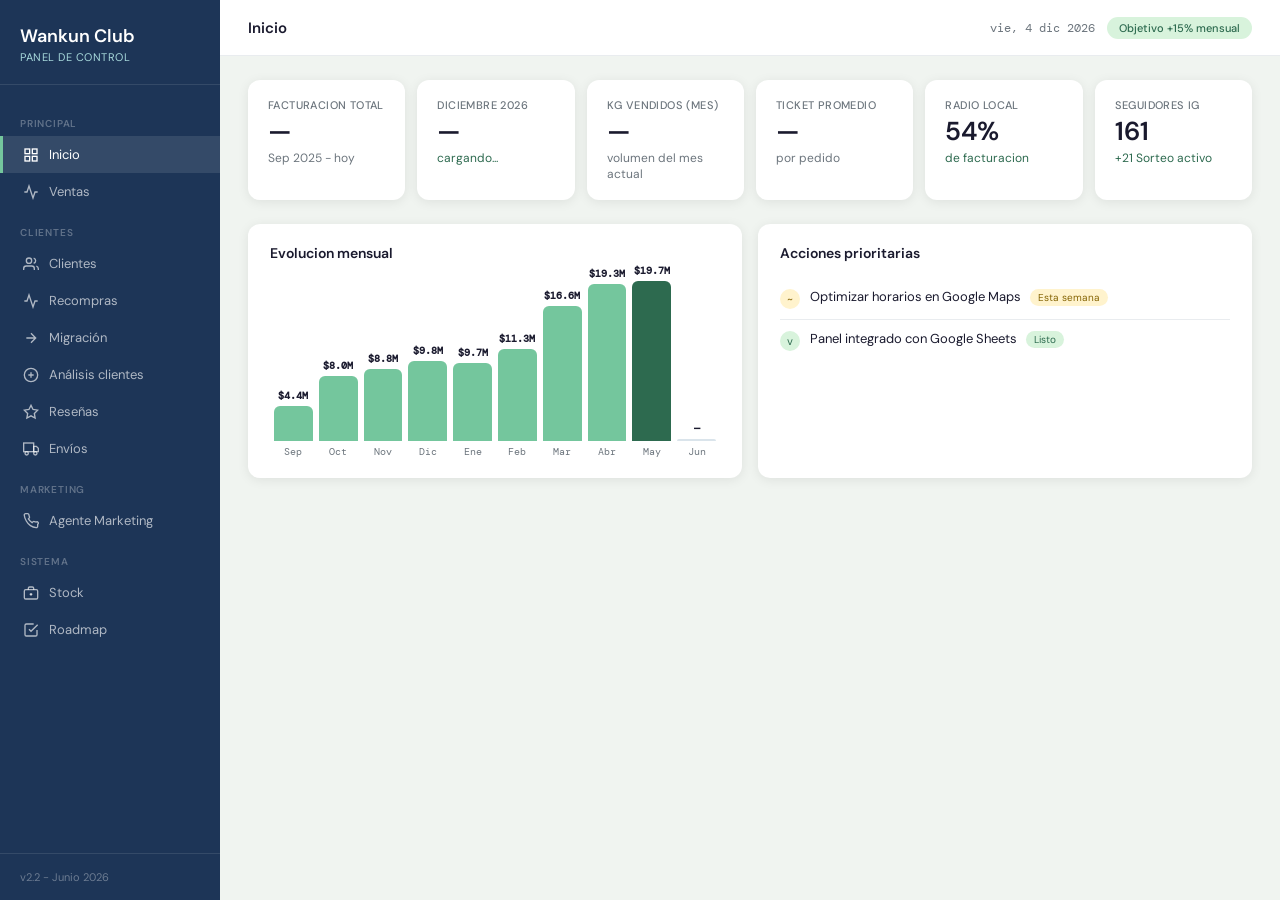
<file: index_1.html>
<!DOCTYPE html>
<html lang="es">
<head>
<meta charset="UTF-8">
<!-- v2.4.1 -->
  <meta http-equiv="Cache-Control" content="no-cache, no-store, must-revalidate">
<meta http-equiv="Pragma" content="no-cache">
<meta http-equiv="Expires" content="0">
<meta name="viewport" content="width=device-width, initial-scale=1.0">
<title>Wankun Club — Panel de Control</title>
<link href="https://fonts.googleapis.com/css2?family=DM+Sans:wght@300;400;500;600&family=DM+Mono:wght@400;500&display=swap" rel="stylesheet">
<style>
:root{--verde:#2d6a4f;--verde-claro:#74c69d;--verde-bg:#d8f3dc;--azul:#1d3557;--azul-med:#457b9d;--azul-claro:#a8dadc;--gris:#f8f9fa;--gris-med:#e9ecef;--gris-dark:#6c757d;--texto:#1a1a2e;--blanco:#ffffff;--radio:12px;--sombra:0 2px 12px rgba(0,0,0,.08);}
*{box-sizing:border-box;margin:0;padding:0}
body{font-family:'DM Sans',sans-serif;background:#f0f4f0;color:var(--texto);min-height:100vh}
.sidebar{position:fixed;top:0;left:0;width:220px;height:100vh;background:var(--azul);z-index:100;display:flex;flex-direction:column}
.sidebar-logo{padding:24px 20px 20px;border-bottom:1px solid rgba(255,255,255,.1)}
.logo-text{font-size:18px;font-weight:600;color:#fff}
.logo-sub{font-size:11px;color:var(--azul-claro);margin-top:2px;letter-spacing:.5px;text-transform:uppercase}
.nav{padding:16px 0;flex:1}
.nav-item{display:flex;align-items:center;gap:10px;padding:10px 20px;cursor:pointer;font-size:13px;color:rgba(255,255,255,.65);transition:all .15s;border-left:3px solid transparent}
.nav-item:hover{color:#fff;background:rgba(255,255,255,.07)}
.nav-item.active{color:#fff;background:rgba(255,255,255,.1);border-left-color:var(--verde-claro)}
.nav-item svg{width:16px;height:16px;flex-shrink:0}
.nav-section{font-size:10px;font-weight:600;color:rgba(255,255,255,.3);padding:16px 20px 6px;text-transform:uppercase;letter-spacing:.8px}
.sidebar-footer{padding:16px 20px;border-top:1px solid rgba(255,255,255,.1);font-size:11px;color:rgba(255,255,255,.35)}
.main{margin-left:220px;min-height:100vh}
.topbar{background:var(--blanco);border-bottom:1px solid var(--gris-med);padding:0 28px;height:56px;display:flex;align-items:center;justify-content:space-between;position:sticky;top:0;z-index:50}
.topbar-title{font-size:15px;font-weight:600}
.topbar-right{display:flex;align-items:center;gap:12px}
.fecha{font-size:12px;color:var(--gris-dark);font-family:'DM Mono',monospace}
.objetivo-pill{font-size:11px;padding:4px 12px;border-radius:20px;background:var(--verde-bg);color:var(--verde);font-weight:500}
.content{padding:24px 28px}
.page{display:none}.page.active{display:block}
.metrics-grid{display:grid;grid-template-columns:repeat(auto-fit,minmax(150px,1fr));gap:12px;margin-bottom:24px}
.metric{background:var(--blanco);border-radius:var(--radio);padding:18px 20px;box-shadow:var(--sombra)}
.metric-label{font-size:11px;color:var(--gris-dark);font-weight:500;text-transform:uppercase;letter-spacing:.4px;margin-bottom:6px}
.metric-value{font-size:26px;font-weight:600;color:var(--texto);line-height:1}
.metric-delta{font-size:12px;margin-top:6px;color:var(--gris-dark)}
.delta-up{color:var(--verde)}
.card{background:var(--blanco);border-radius:var(--radio);padding:20px 22px;box-shadow:var(--sombra);margin-bottom:16px}
.card-title{font-size:14px;font-weight:600;color:var(--texto);margin-bottom:16px;display:flex;align-items:center;gap:8px}
.card-grid{display:grid;grid-template-columns:1fr 1fr;gap:16px}
.table-wrap{border:1px solid var(--gris-med);border-radius:8px;overflow:hidden}
.table-head{display:grid;padding:8px 14px;background:var(--gris);font-size:11px;font-weight:600;color:var(--gris-dark);text-transform:uppercase;letter-spacing:.4px}
.table-row{display:grid;padding:9px 14px;border-top:1px solid var(--gris-med);font-size:13px;align-items:center;transition:background .1s}
.table-row:hover{background:var(--gris)}
.table-body{max-height:420px;overflow-y:auto}
.local-tag{font-size:10px;padding:2px 8px;border-radius:20px;background:var(--verde-bg);color:var(--verde);font-weight:500}
.fuera-tag{font-size:10px;padding:2px 8px;border-radius:20px;background:var(--gris-med);color:var(--gris-dark)}
.wa-link{font-size:11px;padding:4px 10px;border-radius:6px;background:var(--verde-bg);color:var(--verde);font-weight:500;text-decoration:none;border:none;cursor:pointer}
.wa-link:hover{background:#b7e4c7}
.conn-card{background:var(--blanco);border-radius:var(--radio);padding:20px 22px;box-shadow:var(--sombra);margin-bottom:20px}
.conn-status{font-size:12px;padding:4px 12px;border-radius:20px;font-weight:500;margin-left:10px}
.conn-ok{background:var(--verde-bg);color:var(--verde)}
.conn-err{background:#ffe5e5;color:#c0392b}
.conn-loading{background:#e8f4fd;color:var(--azul-med)}
.btn{padding:8px 16px;border-radius:8px;border:1px solid var(--gris-med);background:var(--blanco);cursor:pointer;font-size:13px;font-family:'DM Sans',sans-serif;font-weight:500;color:var(--texto);transition:all .15s}
.btn:hover{background:var(--gris)}
.btn-primary{background:var(--verde);color:#fff;border-color:var(--verde)}
.btn-primary:hover{background:#1f5c3b}
.btn-row{display:flex;gap:8px;flex-wrap:wrap;align-items:center}
.filtros{display:flex;gap:10px;flex-wrap:wrap;margin-bottom:16px}
.filtro-group{display:flex;flex-direction:column;gap:4px}
.filtro-group label{font-size:11px;color:var(--gris-dark);font-weight:500}
.filtro-group select{padding:7px 10px;border:1px solid var(--gris-med);border-radius:8px;font-size:13px;font-family:'DM Sans',sans-serif;background:var(--blanco)}
.results-header{display:flex;align-items:center;justify-content:space-between;margin-bottom:14px;flex-wrap:wrap;gap:8px}
.bar-chart{display:flex;align-items:flex-end;gap:6px;height:180px;padding:0 4px}
.bar-wrap{flex:1;display:flex;flex-direction:column;align-items:center;gap:4px}
.bar{width:100%;border-radius:6px 6px 0 0}
.bar-label{font-size:10px;color:var(--gris-dark);font-family:'DM Mono',monospace;text-align:center}
.bar-val{font-size:10px;color:var(--texto);font-weight:600;font-family:'DM Mono',monospace;text-align:center}
.bar-small{display:flex;align-items:center;gap:8px;margin-bottom:7px;font-size:12px}
.chat-wrap{background:var(--blanco);border-radius:var(--radio);box-shadow:var(--sombra);overflow:hidden}
.chat-msgs{padding:16px;height:340px;overflow-y:auto;display:flex;flex-direction:column;gap:12px;background:#f8faf8}
.msg{display:flex;gap:10px;align-items:flex-start}
.msg.user{flex-direction:row-reverse}
.msg-av{width:32px;height:32px;border-radius:50%;display:flex;align-items:center;justify-content:center;font-size:12px;font-weight:600;flex-shrink:0}
.msg.agent .msg-av{background:var(--azul);color:#fff}
.msg.user .msg-av{background:var(--verde);color:#fff}
.msg-bubble{padding:10px 14px;border-radius:12px;font-size:13px;line-height:1.6;max-width:85%}
.msg.agent .msg-bubble{background:var(--blanco);border:1px solid var(--gris-med);border-radius:4px 12px 12px 12px}
.msg.user .msg-bubble{background:var(--verde);color:#fff;border-radius:12px 4px 12px 12px}
.typing-dots{display:flex;gap:4px;padding:4px 0}
.typing-dots span{width:6px;height:6px;border-radius:50%;background:var(--gris-dark);animation:blink 1.2s infinite}
.typing-dots span:nth-child(2){animation-delay:.2s}
.typing-dots span:nth-child(3){animation-delay:.4s}
@keyframes blink{0%,80%,100%{opacity:.2}40%{opacity:1}}
.chat-input-area{display:flex;gap:8px;padding:12px 16px;border-top:1px solid var(--gris-med)}
.chat-input-area textarea{flex:1;resize:none;border:1px solid var(--gris-med);border-radius:8px;padding:8px 12px;font-size:13px;font-family:'DM Sans',sans-serif;height:40px}
.chat-input-area textarea:focus{outline:none;border-color:var(--verde-claro)}
.quick-grid{display:grid;grid-template-columns:repeat(auto-fit,minmax(200px,1fr));gap:8px;margin-top:12px}
.quick-btn{padding:10px 14px;border-radius:8px;border:1px solid var(--gris-med);background:var(--blanco);cursor:pointer;font-size:12px;font-family:'DM Sans',sans-serif;text-align:left;line-height:1.4;transition:all .15s}
.quick-btn:hover{background:var(--verde-bg);border-color:var(--verde-claro);color:var(--verde)}
.rm-list{display:flex;flex-direction:column;gap:8px}
.rm-item{display:flex;align-items:flex-start;gap:12px;padding:12px 14px;border-radius:8px;background:var(--gris)}
.rm-num{width:26px;height:26px;border-radius:50%;display:flex;align-items:center;justify-content:center;font-size:12px;font-weight:600;flex-shrink:0}
.rm-done{background:var(--verde-bg);color:var(--verde)}
.rm-next{background:#dbeafe;color:#1d4ed8}
.rm-future{background:var(--gris-med);color:var(--gris-dark)}
.rm-text{font-size:13px;font-weight:500}
.rm-sub{font-size:11px;color:var(--gris-dark);margin-top:2px}
.msg-template{background:var(--gris);border:1px solid var(--gris-med);border-radius:8px;padding:14px;font-size:13px;line-height:1.7;white-space:pre-wrap;margin-bottom:12px}
.checklist{list-style:none}
.check-item{display:flex;align-items:flex-start;gap:10px;padding:10px 0;border-bottom:1px solid var(--gris-med);font-size:13px}
.check-item:last-child{border-bottom:none}
.check-dot{width:20px;height:20px;border-radius:50%;display:flex;align-items:center;justify-content:center;font-size:11px;flex-shrink:0;margin-top:1px}
.dot-ok{background:var(--verde-bg);color:var(--verde)}
.dot-warn{background:#fff3cd;color:#856404}
.dot-bad{background:#ffe5e5;color:#c0392b}
.check-tag{display:inline-block;font-size:10px;padding:2px 8px;border-radius:20px;margin-left:6px}
.tag-ok{background:var(--verde-bg);color:var(--verde)}
.tag-warn{background:#fff3cd;color:#856404}
.tag-bad{background:#ffe5e5;color:#c0392b}
</style>
</head>
<body>
<div class="sidebar">
  <div class="sidebar-logo">
    <div class="logo-text">Wankun Club</div>
    <div class="logo-sub">Panel de Control</div>
  </div>
  <nav class="nav">
    <div class="nav-section">Principal</div>
    <div class="nav-item active" onclick="irA('inicio')"><svg viewBox="0 0 24 24" fill="none" stroke="currentColor" stroke-width="2"><rect x="3" y="3" width="7" height="7"/><rect x="14" y="3" width="7" height="7"/><rect x="3" y="14" width="7" height="7"/><rect x="14" y="14" width="7" height="7"/></svg>Inicio</div>
    <div class="nav-item" onclick="irA('ventas')"><svg viewBox="0 0 24 24" fill="none" stroke="currentColor" stroke-width="2"><polyline points="22 12 18 12 15 21 9 3 6 12 2 12"/></svg>Ventas</div>
    <div class="nav-section">Clientes</div>
    <div class="nav-item" onclick="irA('clientes')"><svg viewBox="0 0 24 24" fill="none" stroke="currentColor" stroke-width="2"><path d="M17 21v-2a4 4 0 0 0-4-4H5a4 4 0 0 0-4 4v2"/><circle cx="9" cy="7" r="4"/><path d="M23 21v-2a4 4 0 0 0-3-3.87"/><path d="M16 3.13a4 4 0 0 1 0 7.75"/></svg>Clientes</div>
    <div class="nav-item" onclick="irA('recompras')"><svg viewBox="0 0 24 24" fill="none" stroke="currentColor" stroke-width="2"><path d="M22 12h-4l-3 9L9 3l-3 9H2"/></svg>Recompras</div>
    <div class="nav-item" onclick="irA('migracion')"><svg viewBox="0 0 24 24" fill="none" stroke="currentColor" stroke-width="2"><path d="M5 12h14M12 5l7 7-7 7"/></svg>Migración</div>
    <div class="nav-item" onclick="irA('analisis')"><svg viewBox="0 0 24 24" fill="none" stroke="currentColor" stroke-width="2"><circle cx="12" cy="12" r="10"/><path d="M8 12h8M12 8v8"/></svg>Análisis clientes</div>
    <div class="nav-item" onclick="irA('resenas')"><svg viewBox="0 0 24 24" fill="none" stroke="currentColor" stroke-width="2"><polygon points="12 2 15.09 8.26 22 9.27 17 14.14 18.18 21.02 12 17.77 5.82 21.02 7 14.14 2 9.27 8.91 8.26 12 2"/></svg>Reseñas</div>
    <div class="nav-item" onclick="irA('envios')"><svg viewBox="0 0 24 24" fill="none" stroke="currentColor" stroke-width="2"><rect x="1" y="3" width="15" height="13"/><polygon points="16 8 20 8 23 11 23 16 16 16 16 8"/><circle cx="5.5" cy="18.5" r="2.5"/><circle cx="18.5" cy="18.5" r="2.5"/></svg>Envíos</div>
    <div class="nav-section">Marketing</div>
    <div class="nav-item" onclick="irA('marketing')"><svg viewBox="0 0 24 24" fill="none" stroke="currentColor" stroke-width="2"><path d="M22 16.92v3a2 2 0 0 1-2.18 2 19.79 19.79 0 0 1-8.63-3.07A19.5 19.5 0 0 1 4.99 12a19.79 19.79 0 0 1-3.07-8.67A2 2 0 0 1 3.92 1h3a2 2 0 0 1 2 1.72c.127.96.361 1.903.7 2.81a2 2 0 0 1-.45 2.11L8.09 8.91a16 16 0 0 0 5.61 5.61l1.27-1.27a2 2 0 0 1 2.11-.45c.907.339 1.85.573 2.81.7A2 2 0 0 1 22 16.92z"/></svg>Agente Marketing</div>
    <div class="nav-section">Sistema</div>
    <div class="nav-item" onclick="irA('stock')"><svg viewBox="0 0 24 24" fill="none" stroke="currentColor" stroke-width="2"><rect x="2" y="7" width="20" height="14" rx="2"/><path d="M16 7V5a2 2 0 0 0-2-2h-4a2 2 0 0 0-2 2v2"/><line x1="12" y1="12" x2="12" y2="16"/><line x1="10" y1="14" x2="14" y2="14"/></svg>Stock</div>
    <div class="nav-item" onclick="irA('roadmap')"><svg viewBox="0 0 24 24" fill="none" stroke="currentColor" stroke-width="2"><polyline points="9 11 12 14 22 4"/><path d="M21 12v7a2 2 0 0 1-2 2H5a2 2 0 0 1-2-2V5a2 2 0 0 1 2-2h11"/></svg>Roadmap</div>
  </nav>
  <div class="sidebar-footer">v2.2 - Junio 2026</div>
</div>
<div class="main">
  <div class="topbar">
    <span class="topbar-title" id="page-title">Inicio</span>
    <div class="topbar-right">
      <span class="fecha" id="fecha-hoy"></span>
      <span class="objetivo-pill">Objetivo +15% mensual</span>
    </div>
  </div>
  <div class="content">

<!-- INICIO -->
<div class="page active" id="page-inicio">
  <div class="metrics-grid">
    <div class="metric"><div class="metric-label">Facturacion total</div><div class="metric-value" id="m-total">—</div><div class="metric-delta" id="m-total-rango">Sep 2025 - hoy</div></div>
    <div class="metric"><div class="metric-label" id="m-mes-label">Mes actual</div><div class="metric-value" id="m-mayo">—</div><div class="metric-delta delta-up" id="m-mes-delta">cargando...</div></div>
    <div class="metric"><div class="metric-label">Kg vendidos (mes)</div><div class="metric-value" id="m-kg-mes">—</div><div class="metric-delta">volumen del mes actual</div></div>
    <div class="metric"><div class="metric-label">Ticket promedio</div><div class="metric-value" id="m-ticket">—</div><div class="metric-delta">por pedido</div></div>
    <div class="metric"><div class="metric-label">Radio local</div><div class="metric-value">54%</div><div class="metric-delta delta-up">de facturacion</div></div>
    <div class="metric"><div class="metric-label">Seguidores IG</div><div class="metric-value">161</div><div class="metric-delta delta-up">+21 Sorteo activo</div></div>
  </div>
  <div class="card-grid">
    <div class="card">
      <div class="card-title">Evolucion mensual</div>
      <div class="bar-chart" id="bar-inicio"></div>
    </div>
    <div class="card">
      <div class="card-title">Acciones prioritarias</div>
      <ul class="checklist">
        <li class="check-item"><div class="check-dot dot-warn">~</div><span>Optimizar horarios en Google Maps <span class="check-tag tag-warn">Esta semana</span></span></li>
        <li class="check-item"><div class="check-dot dot-ok">v</div><span>Panel integrado con Google Sheets <span class="check-tag tag-ok">Listo</span></span></li>
      </ul>
    </div>
  </div>
</div>

<!-- VENTAS -->
<div class="page" id="page-ventas">
  <div class="metrics-grid">
    <div class="metric"><div class="metric-label">Mejor mes</div><div class="metric-value" id="v-mejor-mes">—</div><div class="metric-delta delta-up" id="v-mejor-fac">—</div></div>
    <div class="metric"><div class="metric-label">Crecimiento sep-hoy</div><div class="metric-value" id="v-crec">—</div><div class="metric-delta delta-up">traccion real</div></div>
    <div class="metric"><div class="metric-label">Kilos vendidos</div><div class="metric-value" id="v-kg">—</div><div class="metric-delta">total historico</div></div>
    <div class="metric"><div class="metric-label">Royal Canin</div><div class="metric-value">~66%</div><div class="metric-delta">de facturacion</div></div>
  </div>
  <div class="card">
    <div class="card-title">Facturacion mensual</div>
    <div class="bar-chart" id="bar-ventas"></div>
  </div>
  <div class="card">
    <div class="card-title">Objetivo vs. real — 2026</div>
    <div id="objetivo-real-chart"></div>
  </div>
  <div class="card">
    <div class="card-title">Comparativo al mismo día — últimos 3 meses</div>
    <div id="comparativo-tabla"></div>
  </div>
  <div class="card-grid">
    <div class="card"><div class="card-title">Top zonas</div><div id="zonas-bars"></div></div>
    <div class="card"><div class="card-title">Top marcas</div><div id="marcas-bars"></div></div>
  </div>
  <div class="card">
    <div class="results-header">
      <div class="card-title" style="margin:0">Productos más vendidos</div>
      <div class="filtro-group">
        <label>Mes</label>
        <select id="prod-mes-sel" onchange="document.getElementById('prod-desde').value='';document.getElementById('prod-hasta').value='';renderTopProductos()">
          <option value="todos">Todos</option>
        </select>
      </div>
      <div class="filtro-group" style="display:flex;align-items:center;gap:6px">
        <label>Desde</label>
        <input type="date" id="prod-desde" style="padding:5px 8px;border:1px solid var(--gris-med);border-radius:6px;font-size:12px;font-family:'DM Sans',sans-serif" onchange="document.getElementById('prod-mes-sel').value='todos';renderTopProductos()">
        <label>Hasta</label>
        <input type="date" id="prod-hasta" style="padding:5px 8px;border:1px solid var(--gris-med);border-radius:6px;font-size:12px;font-family:'DM Sans',sans-serif" onchange="document.getElementById('prod-mes-sel').value='todos';renderTopProductos()">
      </div>
    </div>
    <div class="table-wrap" style="margin-top:12px">
      <div class="table-head" style="grid-template-columns:2fr 80px 80px 120px"><span>Producto</span><span>Ventas</span><span>Kg total</span><span>Facturación</span></div>
      <div class="table-body" id="top-productos" style="max-height:400px"></div>
    </div>
  </div>
</div>

<!-- CLIENTES -->
<div class="page" id="page-clientes">
  <div class="conn-card">
    <div style="display:flex;align-items:center;gap:10px;margin-bottom:12px">
      <span style="font-size:14px;font-weight:600">Google Sheets</span>
      <span class="conn-status conn-err" id="cl-status">Sin conectar</span>
    </div>
    <button class="btn btn-primary" onclick="conectarClientes()">Cargar clientes</button>
  </div>
  <div id="cl-panel" style="display:none">
    <div class="metrics-grid" id="cl-metrics"></div>
    <div class="card" style="border-left:4px solid var(--azul-med)">
      <div class="card-title">Buscador rapido</div>
      <div style="display:flex;gap:10px;align-items:center">
        <input type="text" id="cl-buscar" placeholder="Nombre o telefono..." 
          style="flex:1;padding:10px 14px;border:1px solid var(--gris-med);border-radius:8px;font-size:14px;font-family:'DM Sans',sans-serif"
          oninput="clBuscar(this.value)">
        <button class="btn" onclick="document.getElementById('cl-buscar').value='';clBuscar('')">Limpiar</button>
      </div>
      <div id="cl-buscar-result" style="margin-top:12px"></div>
    </div>
    <div class="card">
      <div class="filtros">
        <div class="filtro-group"><label>Zona</label><select id="cl-zona" onchange="clFiltrar()"><option value="todas">Todas</option><option value="local">Radio 15 km</option><option value="fuera">Fuera del radio</option></select></div>
        <div class="filtro-group"><label>Localidad</label><select id="cl-localidad" onchange="clFiltrar()"><option value="">Todas</option></select></div>
        <div class="filtro-group"><label>Telefono</label><select id="cl-tel" onchange="clFiltrar()"><option value="todos">Todos</option><option value="contel">Con telefono</option></select></div>
      </div>
      <div class="results-header">
        <span style="font-size:14px;font-weight:600" id="cl-title">Clientes</span>
        <div class="btn-row">
          <span style="font-size:12px;padding:4px 12px;border-radius:20px;background:#dbeafe;color:#1d4ed8;font-weight:500" id="cl-count">0</span>
          <button class="btn" onclick="clExportar()">CSV</button>
          <button class="btn btn-primary" onclick="toggleSorteoMsg()">Mensaje sorteo</button>
        </div>
      </div>
      <div id="sorteo-msg-panel" style="display:none;margin-bottom:14px">
        <div class="msg-template" id="sorteo-msg-text">Hola [Nombre]!

Sabemos lo mucho que queres a tu perrito, por eso queremos que sea parte de la fiesta mas grande del anio!

Estamos sorteando 20 camisetas de la Seleccion Argentina, porque ellos tambien se merecen ponerse la 10!

Para participar:
- Seguinos en @wankunclub
- Dale like a esta publicacion: https://www.instagram.com/p/DYk2Zi_oYgY/
- Comentá con el talle y la raza de tu perrito

El sorteo es el 11 de junio a las 22hs.

Vamos Argentina!</div>
        <button class="btn btn-primary" onclick="copiarMsg()">Copiar mensaje</button>
      </div>
      <div class="table-wrap">
        <div class="table-head" style="grid-template-columns:1fr 120px 140px 140px 120px 80px"><span>Nombre</span><span>Localidad</span><span>Direccion</span><span>Telefono</span><span>Articulo</span><span>WA</span></div>
        <div class="table-body" id="cl-table"></div>
      </div>
    </div>
  </div>
</div>

<!-- RECOMPRAS -->
<div class="page" id="page-recompras">
  <div class="conn-card">
    <div style="display:flex;align-items:center;gap:10px;margin-bottom:12px">
      <span style="font-size:14px;font-weight:600">Google Sheets</span>
      <span class="conn-status conn-err" id="av-status">Sin conectar</span>
    </div>
    <button class="btn btn-primary" onclick="avConectar()">Cargar datos</button>
  </div>
  <div id="av-panel" style="display:none">
    <div class="metrics-grid" id="av-metrics"></div>
    <div class="card" style="border-left:4px solid #7c3aed">
      <div class="card-title" style="color:#7c3aed">Preparar stock — próximos 5 días <span style="font-size:12px;font-weight:400;margin-left:8px">qué tener listo para entregar</span></div>
      <div class="table-wrap">
        <div class="table-head" style="grid-template-columns:1fr 100px 60px 200px"><span>Cliente</span><span>Zona</span><span>En</span><span>Productos a preparar</span></div>
        <div class="table-body" id="av-stock-prox" style="max-height:320px"></div>
      </div>
    </div>
    <div class="card" style="border-left:4px solid #c0392b">
      <div class="card-title" style="color:#c0392b">No compraron lo previsto <span style="font-size:12px;font-weight:400;margin-left:8px">clientes de "Preparar stock" cuya fecha prevista ya pasó y no volvieron a comprar</span></div>
      <div class="table-wrap">
        <div class="table-head" style="grid-template-columns:1fr 100px 90px 80px 60px"><span>Cliente</span><span>Zona</span><span>Estado</span><span>WA</span><span></span></div>
        <div class="table-body" id="av-faltaron" style="max-height:300px"></div>
      </div>
    </div>
    <div class="card" style="border-left:4px solid #16a34a">
      <div class="card-title" style="color:#16a34a">Ventas — Próximos 5 días</div>
      <div class="table-wrap">
        <div class="table-head" style="grid-template-columns:1fr 130px 120px 80px"><span>Cliente</span><span>Zona</span><span>Producto</span><span>WA</span></div>
        <div class="table-body" id="av-ventas-hoy" style="max-height:300px"></div>
      </div>
    </div>
    
    
    
    <div class="card">
      <div class="card-title">Proyeccion del mes</div>
      <div class="metrics-grid" id="av-proyeccion"></div>
    </div>
  </div>
</div>

<!-- MIGRACION: clientes que compraron por Flex Meli y ya hicieron su primera compra directa, en seguimiento hasta la segunda compra -->
<div class="page" id="page-migracion">
  <div class="conn-card">
    <div style="display:flex;align-items:center;gap:10px;margin-bottom:12px">
      <span style="font-size:14px;font-weight:600">Google Sheets</span>
      <span class="conn-status conn-err" id="mig-status">Sin conectar</span>
    </div>
    <button class="btn btn-primary" onclick="migConectar()">Cargar datos</button>
  </div>
  <div id="mig-panel" style="display:none">
    <div class="metrics-grid" id="mig-metrics"></div>
    <div class="card" style="border-left:4px solid #7c3aed">
      <div class="card-title" style="color:#7c3aed">En seguimiento — esperando su 2da compra directa <span style="font-size:12px;font-weight:400;margin-left:8px">compraron por Flex Meli, migraron una vez al canal directo; al hacer la 2da compra directa pasan a Recompras normal</span></div>
      <div class="table-wrap">
        <div class="table-head" style="grid-template-columns:1fr 130px 90px 90px 90px 60px 80px"><span>Cliente</span><span>Zona</span><span>1ra Flex</span><span>Migró</span><span>Prox. estimada</span><span>Estado</span><span>WA</span></div>
        <div class="table-body" id="mig-seguimiento" style="max-height:500px"></div>
      </div>
    </div>
    <div class="card" style="border-left:4px solid #16a34a">
      <div class="card-title" style="color:#16a34a">✓ Convertidos recientemente <span style="font-size:12px;font-weight:400;margin-left:8px">ya hicieron su 2da compra directa — quedan acá 30 días como registro, después pasan a Recompras normal</span></div>
      <div class="table-wrap">
        <div class="table-head" style="grid-template-columns:1fr 130px 90px 90px"><span>Cliente</span><span>Zona</span><span>2da compra</span><span></span></div>
        <div class="table-body" id="mig-convertidos" style="max-height:300px"></div>
      </div>
    </div>
  </div>
</div>

<!-- RESEÑAS -->
<div class="page" id="page-resenas">
  <div class="metrics-grid" id="rs-metrics">
    <div class="metric"><div class="metric-label">Compraron hoy</div><div class="metric-value" id="rs-m-total">0</div></div>
    <div class="metric"><div class="metric-label">Pedidas</div><div class="metric-value" id="rs-m-pedidas">0</div></div>
    <div class="metric"><div class="metric-label">Dejadas</div><div class="metric-value" style="color:var(--verde-claro)" id="rs-m-dejadas">0</div></div>
    <div class="metric"><div class="metric-label">Pendientes</div><div class="metric-value" style="color:#856404" id="rs-m-pendientes">0</div></div>
  </div>
  <div class="card" style="margin-bottom:16px">
    <div class="results-header">
      <div class="card-title" style="margin:0">Pedido de reseñas — compraron ayer</div>
      <div class="btn-row">
        <div class="filtro-group"><label>Estado</label><select id="rs-filtro" onchange="resenasFiltrar()"><option value="pendiente">Sin pedir</option><option value="todos">Todos</option><option value="pedida">Pedida, sin dejar</option><option value="dejada">Ya dejada</option></select></div>
        <span style="font-size:12px;padding:4px 12px;border-radius:20px;background:#dbeafe;color:#1d4ed8;font-weight:500;align-self:flex-end" id="rs-count">0</span>
        <button class="btn btn-primary" onclick="resenasCargar()" style="align-self:flex-end">Cargar clientes</button>
      </div>
    </div>
    <div class="table-wrap" id="rs-wrap" style="display:none;margin-top:12px">
      <div class="table-head" style="grid-template-columns:1fr 1fr 120px 90px 90px 80px"><span>Cliente</span><span>Artículo</span><span>Telefono</span><span>Pedida</span><span>Dejada</span><span>WA</span></div>
      <div class="table-body" id="rs-table" style="max-height:420px"></div>
    </div>
  </div>
  <div class="card">
    <div class="card-title">Mensaje que se manda por WhatsApp</div>
    <div class="msg-template">Hola [Nombre]! Te saluda Nacho de Wankun Club 🐾

Nos ayudarias muchisimo si nos dejas una reseña en Google contandonos que te parecio el servicio. Te deja este link, es cortito:
https://g.page/r/CWpl5hrUBgqFEBM/review

Muchas gracias!</div>
    <div style="font-size:12px;color:var(--gris-dark);margin-top:8px">Nota: muestra solo clientes que compraron <strong>ayer</strong> por canal directo (Ventas), deduplicados por cliente. El estado pedida/dejada se guarda en este navegador y persiste entre días — si mañana ese mismo cliente compra de nuevo, ya vas a ver su estado anterior.</div>
  </div>
  <div class="card" style="margin-top:16px">
    <div class="results-header">
      <div class="card-title" style="margin:0">Historial de reseñas solicitadas</div>
      <span style="font-size:12px;padding:4px 12px;border-radius:20px;background:#dbeafe;color:#1d4ed8;font-weight:500;align-self:center" id="rs-hist-count">0 clientes</span>
    </div>
    <div id="rs-hist-wrap" style="display:none;margin-top:12px">
      <div class="table-head" style="grid-template-columns:1fr 130px 80px 80px"><span>Cliente</span><span>Telefono</span><span>Pedida</span><span>Dejada</span></div>
      <div class="table-body" id="rs-hist-table" style="max-height:320px"></div>
    </div>
  </div>
</div>

<!-- ENVIOS -->
<div class="page" id="page-envios">
  <div class="metrics-grid" id="env-metrics">
    <div class="metric"><div class="metric-label">Compras hoy (directo)</div><div class="metric-value" id="env-m-total">0</div></div>
    <div class="metric"><div class="metric-label">Avisados directo</div><div class="metric-value" style="color:var(--verde-claro)" id="env-m-avisados">0</div></div>
    <div class="metric"><div class="metric-label">Flex Meli ayer</div><div class="metric-value" id="env-m-flex-total">0</div></div>
    <div class="metric"><div class="metric-label">Avisados Flex</div><div class="metric-value" style="color:var(--verde-claro)" id="env-m-flex-avisados">0</div></div>
    <div class="metric"><div class="metric-label">Flex Meli hoy</div><div class="metric-value" id="env-m-flex-hoy-total">0</div></div>
    <div class="metric"><div class="metric-label">Avisados hoy</div><div class="metric-value" style="color:var(--verde-claro)" id="env-m-flex-hoy-avisados">0</div></div>
    <div class="metric"><div class="metric-label">Flex Meli 25 dias</div><div class="metric-value" id="env-m-flex25-total">0</div></div>
    <div class="metric"><div class="metric-label">Avisados 25 dias</div><div class="metric-value" style="color:var(--verde-claro)" id="env-m-flex25-avisados">0</div></div>
  </div>

  <div class="card" style="margin-bottom:16px">
    <div class="results-header">
      <div class="card-title" style="margin:0">Canal directo — compras de hoy</div>
      <div class="btn-row">
        <div class="filtro-group"><label>Estado</label><select id="env-filtro" onchange="enviosFiltrar()"><option value="pendiente">Sin avisar</option><option value="todos">Todos</option><option value="avisado">Ya avisado</option></select></div>
        <span style="font-size:12px;padding:4px 12px;border-radius:20px;background:#dbeafe;color:#1d4ed8;font-weight:500;align-self:flex-end" id="env-count">0</span>
        <button class="btn btn-primary" onclick="enviosCargar()" style="align-self:flex-end">Cargar</button>
      </div>
    </div>
    <div class="table-wrap" id="env-wrap" style="display:none;margin-top:12px">
      <div class="table-head" style="grid-template-columns:1fr 1fr 120px 90px 80px"><span>Cliente</span><span>Artículo</span><span>Telefono</span><span>Avisado</span><span>WA</span></div>
      <div class="table-body" id="env-table" style="max-height:360px"></div>
    </div>
    <div style="font-size:12px;color:var(--gris-dark);margin-top:12px">Mensaje: "Hola [Nombre], te saluda Nacho desde Wankun Club, el alimento para tu mascota esta en camino"</div>
  </div>

  <div class="card">
    <div class="results-header">
      <div class="card-title" style="margin:0">Flex Meli — envíos de hoy</div>
      <div class="btn-row">
        <div class="filtro-group"><label>Estado</label><select id="env-flex-hoy-filtro" onchange="enviosFlexHoyFiltrar()"><option value="pendiente">Sin avisar</option><option value="todos">Todos</option><option value="avisado">Ya avisado</option></select></div>
        <span style="font-size:12px;padding:4px 12px;border-radius:20px;background:#dbeafe;color:#1d4ed8;font-weight:500;align-self:flex-end" id="env-flex-hoy-count">0</span>
        <button class="btn btn-primary" onclick="enviosFlexHoyCargar()" style="align-self:flex-end">Cargar</button>
      </div>
    </div>
    <div class="table-wrap" id="env-flex-hoy-wrap" style="display:none;margin-top:12px">
      <div class="table-head" style="grid-template-columns:1fr 1fr 120px 90px 80px"><span>Cliente</span><span>Artículo</span><span>Telefono</span><span>Avisado</span><span>WA</span></div>
      <div class="table-body" id="env-flex-hoy-table" style="max-height:360px"></div>
    </div>
    <div style="font-size:12px;color:var(--gris-dark);margin-top:12px">Mensaje: "Hola [Nombre], te saluda Nacho desde Wankun Club, el alimento para tu mascota esta en camino"</div>
  </div>

  <div class="card">
    <div class="results-header">
      <div class="card-title" style="margin:0">Flex Meli — entregas de ayer</div>
      <div class="btn-row">
        <div class="filtro-group"><label>Estado</label><select id="env-flex-filtro" onchange="enviosFlexFiltrar()"><option value="pendiente">Sin avisar</option><option value="todos">Todos</option><option value="avisado">Ya avisado</option></select></div>
        <span style="font-size:12px;padding:4px 12px;border-radius:20px;background:#dbeafe;color:#1d4ed8;font-weight:500;align-self:flex-end" id="env-flex-count">0</span>
        <button class="btn btn-primary" onclick="enviosFlexCargar()" style="align-self:flex-end">Cargar</button>
      </div>
    </div>
    <div class="table-wrap" id="env-flex-wrap" style="display:none;margin-top:12px">
      <div class="table-head" style="grid-template-columns:1fr 1fr 120px 90px 80px"><span>Cliente</span><span>Artículo</span><span>Telefono</span><span>Avisado</span><span>WA</span></div>
      <div class="table-body" id="env-flex-table" style="max-height:360px"></div>
    </div>
    <div style="font-size:12px;color:var(--gris-dark);margin-top:12px">Mensaje: "Hola [Nombre] buen dia! Cuando llegue el momento de reponer el alimento para tu mascota, escribime en forma directa y lo coordinamos. Entregamos en el dia, el precio es mejor que en Mercado Libre y el alimento siempre va acompañado con snacks de Filan. Que tengas un gran dia! Saludos, Nacho."</div>
  </div>

  <div class="card">
    <div class="results-header">
      <div class="card-title" style="margin:0">Flex Meli — 25 días (migración)</div>
      <div class="btn-row">
        <div class="filtro-group"><label>Estado</label><select id="env-flex25-filtro" onchange="enviosFlex25Filtrar()"><option value="pendiente">Sin avisar</option><option value="todos">Todos</option><option value="avisado">Ya avisado</option></select></div>
        <span style="font-size:12px;padding:4px 12px;border-radius:20px;background:#dbeafe;color:#1d4ed8;font-weight:500;align-self:flex-end" id="env-flex25-count">0</span>
        <button class="btn btn-primary" onclick="enviosFlex25Cargar()" style="align-self:flex-end">Cargar</button>
      </div>
    </div>
    <div class="table-wrap" id="env-flex25-wrap" style="display:none;margin-top:12px">
      <div class="table-head" style="grid-template-columns:1fr 1fr 120px 90px 80px"><span>Cliente</span><span>Artículo</span><span>Telefono</span><span>Avisado</span><span>WA</span></div>
      <div class="table-body" id="env-flex25-table" style="max-height:360px"></div>
    </div>
    <div style="font-size:12px;color:var(--gris-dark);margin-top:12px">Mensaje: "Hola [Nombre] te saluda Nacho desde Wankun Club, Estimamos que el alimento para tu perrito debe estar acabandose, te gustaria coordinar la reposicion? Entregamos hoy, y acompañamos el alimento con Snacks de Filan."</div>
  </div>
</div>

<!-- ANALISIS -->
<div class="page" id="page-analisis">
  <div class="conn-card">
    <div style="display:flex;align-items:center;gap:10px;margin-bottom:12px">
      <span style="font-size:14px;font-weight:600">Google Sheets</span>
      <span class="conn-status conn-err" id="anal-status">Sin conectar</span>
    </div>
    <button class="btn btn-primary" onclick="analCargar()">Cargar análisis</button>
  </div>
  <div id="anal-panel" style="display:none">
    <div class="metrics-grid" id="anal-metrics"></div>
    <div class="card" style="border-left:4px solid #c0392b">
      <div class="card-title" style="color:#c0392b">🔴 Urgente — compraron 3+ veces y no volvieron este mes</div>
      <div class="table-wrap">
        <div class="table-head" style="grid-template-columns:1fr 100px 120px 60px 80px"><span>Cliente</span><span>Compras</span><span>Último producto</span><span>WA</span><span></span></div>
        <div class="table-body" id="anal-urgente" style="max-height:320px"></div>
      </div>
    </div>
    <div class="card" style="border-left:4px solid #856404">
      <div class="card-title" style="color:#856404">🟡 Seguimiento — compraron 2 veces y no volvieron</div>
      <div class="table-wrap">
        <div class="table-head" style="grid-template-columns:1fr 100px 120px 60px 80px"><span>Cliente</span><span>Compras</span><span>Último producto</span><span>WA</span><span></span></div>
        <div class="table-body" id="anal-seguimiento" style="max-height:320px"></div>
      </div>
    </div>
    <div class="card" style="border-left:4px solid var(--gris-dark)">
      <div class="card-title" style="color:var(--gris-dark)">⚪ Primera vez — compraron 1 vez y no volvieron</div>
      <div class="table-wrap">
        <div class="table-head" style="grid-template-columns:1fr 100px 120px 60px 80px"><span>Cliente</span><span>Compras</span><span>Último producto</span><span>WA</span><span></span></div>
        <div class="table-body" id="anal-primera" style="max-height:320px"></div>
      </div>
    </div>
    <div class="card">
      <div class="card-title" style="cursor:pointer;display:flex;align-items:center;gap:6px" onclick="analToggleInactiva()">
        <span id="anal-inactiva-arrow">▶</span> ⚫ Cartera inactiva — descartados (<span id="anal-inactiva-count">0</span>)
      </div>
      <div class="table-wrap" id="anal-inactiva-wrap" style="display:none">
        <div class="table-head" style="grid-template-columns:1fr 100px 120px 90px"><span>Cliente</span><span>Compras</span><span>Último producto</span><span></span></div>
        <div class="table-body" id="anal-inactiva" style="max-height:320px"></div>
      </div>
    </div>
  </div>
</div>

<!-- MARKETING -->
<div class="page" id="page-marketing">
  <div class="card">
    <div class="card-title">Agente de marketing</div>
    <div class="chat-wrap">
      <div class="chat-msgs" id="mkt-msgs">
        <div class="msg agent"><div class="msg-av">WC</div><div class="msg-bubble">Hola. Soy el agente de marketing de Wankun Club. Contame como estuvo la semana y te armo el plan.</div></div>
      </div>
      <div class="chat-input-area">
        <textarea id="mkt-input" placeholder="Escribi tu mensaje..." onkeydown="mktKey(event)" oninput="mktResize(this)"></textarea>
        <button class="btn btn-primary" onclick="mktSend()" style="height:40px;padding:0 14px">Enviar</button>
      </div>
    </div>
    <div class="quick-grid">
      <button class="quick-btn" onclick="mktQuick('Quiero planificar la semana que viene')">Planificar semana</button>
      <button class="quick-btn" onclick="mktQuick('Que publico en Instagram esta semana para captar clientes nuevos de la zona?')">Que publicar en IG</button>
      <button class="quick-btn" onclick="mktQuick('Dame una estrategia de WhatsApp para reactivar clientes que no compran hace mas de 30 dias')">Reactivar clientes</button>
      <button class="quick-btn" onclick="mktQuick('Como cierro junio arriba del objetivo?')">Cerrar junio al objetivo</button>
    </div>
  </div>
</div>

<!-- SORTEO -->
<div class="page" id="page-sorteo">
  <div class="metrics-grid">
    <div class="metric"><div class="metric-label">Camisetas</div><div class="metric-value">20</div><div class="metric-delta">en sorteo</div></div>
    <div class="metric"><div class="metric-label">Fecha</div><div class="metric-value">11 Jun</div><div class="metric-delta">a las 22hs</div></div>
    <div class="metric"><div class="metric-label">Likes</div><div class="metric-value">31</div><div class="metric-delta delta-up">alta participacion</div></div>
    <div class="metric"><div class="metric-label">Comentarios</div><div class="metric-value">54</div><div class="metric-delta delta-up">en 10 dias</div></div>
  </div>
  <div class="card" style="margin-bottom:16px">
    <div class="results-header">
      <div class="card-title" style="margin:0">Clientes para contactar</div>
      <div class="btn-row">
        <div class="filtro-group"><label>Zona</label><select id="sorteo-zona" onchange="sorteoFiltrar()"><option value="todas">Todas</option><option value="caba">CABA</option><option value="local">Radio 15 km</option><option value="fuera">Fuera</option></select></div>
        <div class="filtro-group"><label>Telefono</label><select id="sorteo-tel" onchange="sorteoFiltrar()"><option value="todos">Todos</option><option value="contel">Con telefono</option></select></div>
        <span style="font-size:12px;padding:4px 12px;border-radius:20px;background:#dbeafe;color:#1d4ed8;font-weight:500;align-self:flex-end" id="sorteo-count">0</span>
        <button class="btn btn-primary" onclick="sorteoCargar()" style="align-self:flex-end">Cargar clientes</button>
      </div>
    </div>
    <div class="table-wrap" id="sorteo-wrap" style="display:none;margin-top:12px">
      <div class="table-head" style="grid-template-columns:1fr 130px 120px 80px"><span>Cliente</span><span>Zona</span><span>Telefono</span><span>WA</span></div>
      <div class="table-body" id="sorteo-table" style="max-height:360px"></div>
    </div>
  </div>
  <div class="card-grid">
    <div class="card">
      <div class="card-title">Mensaje para clientes</div>
      <div class="msg-template">Hola [Nombre]!

Sabemos lo mucho que queres a tu perrito, por eso queremos que sea parte de la fiesta mas grande del anio!

Estamos sorteando 20 camisetas de la Seleccion Argentina, porque ellos tambien se merecen ponerse la 10!

Para participar:
- Seguinos en @wankunclub
- Dale like a esta publicacion: https://www.instagram.com/p/DYk2Zi_oYgY/
- Comentá con el talle y la raza de tu perrito

El sorteo es el 11 de junio a las 22hs.

Vamos Argentina!</div>
      <button class="btn btn-primary" onclick="copiarSorteoMsg()">Copiar mensaje</button>
    </div>
    <div class="card">
      <div class="card-title">Checklist</div>
      <ul class="checklist">
        <li class="check-item"><div class="check-dot dot-ok">v</div><span>Publicacion creada en Instagram <span class="check-tag tag-ok">Hecho</span></span></li>
        <li class="check-item"><div class="check-dot dot-ok">v</div><span>Mecanica clara: seguir + like + comentar <span class="check-tag tag-ok">Hecho</span></span></li>
        <li class="check-item"><div class="check-dot dot-bad">!</div><span>Mandar mensaje a clientes locales <span class="check-tag tag-bad">Urgente</span></span></li>
        <li class="check-item"><div class="check-dot dot-bad">!</div><span>Promocionar publicacion zona norte GBA <span class="check-tag tag-bad">Pendiente</span></span></li>
        <li class="check-item"><div class="check-dot dot-warn">~</div><span>Story de recordatorio 8 junio <span class="check-tag tag-warn">Programar</span></span></li>
      </ul>
    </div>
  </div>
</div>

<!-- STOCK -->
<div class="page" id="page-stock">
  <div class="metrics-grid" id="sk-metrics">
    <div class="metric"><div class="metric-label">Con stock</div><div class="metric-value" id="sk-m-con">—</div></div>
    <div class="metric"><div class="metric-label">Sin stock</div><div class="metric-value" id="sk-m-sin">—</div></div>
    <div class="metric"><div class="metric-label">Mov. hoy</div><div class="metric-value" id="sk-m-hoy">—</div></div>
  </div>

  <div class="card-grid" style="margin-bottom:16px">
    <!-- Ingreso -->
    <div class="card" style="border-top:3px solid var(--verde)">
      <div class="card-title"><svg width="16" height="16" viewBox="0 0 24 24" fill="none" stroke="currentColor" stroke-width="2" style="margin-right:6px"><line x1="12" y1="5" x2="12" y2="19"/><line x1="5" y1="12" x2="19" y2="12"/></svg>Ingreso de mercadería</div>
      <div style="position:relative;margin-bottom:10px">
        <label style="font-size:12px;color:var(--gris-dark);margin-bottom:4px;display:block">Producto</label>
        <input id="sk-ing-q" type="text" placeholder="Nombre o SKU..." oninput="skAc('ing')" autocomplete="off"
          style="width:100%;padding:8px 10px;border:1px solid var(--gris-med);border-radius:8px;font-size:13px;font-family:'DM Sans',sans-serif">
        <div id="sk-ing-dd" style="display:none;position:absolute;top:100%;left:0;right:0;background:#fff;border:1px solid var(--gris-med);border-radius:8px;z-index:100;max-height:200px;overflow-y:auto;box-shadow:0 4px 12px rgba(0,0,0,.1);margin-top:2px"></div>
      </div>
      <div id="sk-ing-tag" style="min-height:22px;margin-bottom:10px"></div>
      <div style="display:grid;grid-template-columns:1fr 1fr;gap:10px;margin-bottom:10px">
        <div>
          <label style="font-size:12px;color:var(--gris-dark);margin-bottom:4px;display:block">Cantidad</label>
          <input id="sk-ing-n" type="number" min="1" placeholder="0" style="width:100%;padding:8px 10px;border:1px solid var(--gris-med);border-radius:8px;font-size:13px;font-family:'DM Sans',sans-serif">
        </div>
        <div>
          <label style="font-size:12px;color:var(--gris-dark);margin-bottom:4px;display:block">Fecha</label>
          <input id="sk-ing-d" type="date" style="width:100%;padding:8px 10px;border:1px solid var(--gris-med);border-radius:8px;font-size:13px;font-family:'DM Sans',sans-serif">
        </div>
      </div>
      <button class="btn btn-primary" onclick="skReg('ing')" style="width:100%">Registrar ingreso</button>
    </div>

    <!-- WC automatico -->
    <div class="card" style="border-top:3px solid var(--verde)">
      <div class="card-title"><svg width="16" height="16" viewBox="0 0 24 24" fill="none" stroke="currentColor" stroke-width="2" style="margin-right:6px"><polyline points="22 12 18 12 15 21 9 3 6 12 2 12"/></svg>Ventas WC <span style="font-size:11px;font-weight:400;color:var(--gris-dark);margin-left:6px">— desde Google Sheets</span></div>
      <p style="font-size:12px;color:var(--gris-dark);margin-bottom:14px">Sincronizá solo desde la fecha en que cargaste el stock inicial. Las ventas anteriores ya están incluidas en ese número.</p>
      <div style="display:grid;grid-template-columns:1fr 1fr;gap:10px;margin-bottom:12px">
        <div>
          <label style="font-size:12px;color:var(--gris-dark);margin-bottom:4px;display:block">Desde</label>
          <input id="sk-wc-desde" type="date" style="width:100%;padding:8px 10px;border:1px solid var(--gris-med);border-radius:8px;font-size:13px;font-family:'DM Sans',sans-serif">
        </div>
        <div>
          <label style="font-size:12px;color:var(--gris-dark);margin-bottom:4px;display:block">Hasta</label>
          <input id="sk-wc-hasta" type="date" style="width:100%;padding:8px 10px;border:1px solid var(--gris-med);border-radius:8px;font-size:13px;font-family:'DM Sans',sans-serif">
        </div>
      </div>
      <button class="btn btn-primary" onclick="skSincWC()" style="width:100%;margin-bottom:10px">Sincronizar ventas WC</button>
      <div id="sk-wc-status" style="font-size:12px;color:var(--gris-dark)"></div>
      <div id="sk-wc-noMatch" style="display:none;margin-top:10px">
        <p style="font-size:12px;color:#856404;font-weight:500;margin-bottom:6px">Sin match de SKU (no afectan el stock):</p>
        <div id="sk-wc-noMatchList" style="font-size:11px;color:var(--gris-dark);max-height:120px;overflow-y:auto"></div>
      </div>
    </div>

    <!-- Meli manual -->
    <div class="card" style="border-top:3px solid var(--azul-med)">
      <div class="card-title"><svg width="16" height="16" viewBox="0 0 24 24" fill="none" stroke="currentColor" stroke-width="2" style="margin-right:6px"><path d="M6 2L3 6v14a2 2 0 0 0 2 2h14a2 2 0 0 0 2-2V6l-3-4z"/><line x1="3" y1="6" x2="21" y2="6"/><path d="M16 10a4 4 0 0 1-8 0"/></svg>Venta Meli <span style="font-size:11px;font-weight:400;color:var(--gris-dark);margin-left:6px">— carga manual</span></div>
      <div style="position:relative;margin-bottom:10px">
        <label style="font-size:12px;color:var(--gris-dark);margin-bottom:4px;display:block">Producto</label>
        <input id="sk-vta-q" type="text" placeholder="Nombre o SKU..." oninput="skAc('vta')" autocomplete="off"
          style="width:100%;padding:8px 10px;border:1px solid var(--gris-med);border-radius:8px;font-size:13px;font-family:'DM Sans',sans-serif">
        <div id="sk-vta-dd" style="display:none;position:absolute;top:100%;left:0;right:0;background:#fff;border:1px solid var(--gris-med);border-radius:8px;z-index:100;max-height:200px;overflow-y:auto;box-shadow:0 4px 12px rgba(0,0,0,.1);margin-top:2px"></div>
      </div>
      <div id="sk-vta-tag" style="min-height:22px;margin-bottom:10px"></div>
      <div style="display:grid;grid-template-columns:1fr 1fr;gap:10px;margin-bottom:10px">
        <div>
          <label style="font-size:12px;color:var(--gris-dark);margin-bottom:4px;display:block">Cantidad</label>
          <input id="sk-vta-n" type="number" min="1" placeholder="0" style="width:100%;padding:8px 10px;border:1px solid var(--gris-med);border-radius:8px;font-size:13px;font-family:'DM Sans',sans-serif">
        </div>
        <div>
          <label style="font-size:12px;color:var(--gris-dark);margin-bottom:4px;display:block">Fecha</label>
          <input id="sk-vta-d" type="date" style="width:100%;padding:8px 10px;border:1px solid var(--gris-med);border-radius:8px;font-size:13px;font-family:'DM Sans',sans-serif">
        </div>
      </div>
      <button class="btn btn-primary" onclick="skReg('vta')" style="width:100%;background:var(--azul-med);border-color:var(--azul-med)">Registrar venta Meli</button>
    </div>
  </div>

  <div class="card">
    <!-- Sub-tabs -->
    <div style="display:flex;gap:4px;border-bottom:1px solid var(--gris-med);margin-bottom:16px">
      <button id="sktab-stock" onclick="skSubTab('stock')" style="padding:7px 14px;font-size:13px;border:none;background:none;cursor:pointer;border-bottom:2px solid var(--text-primary);font-weight:600;color:var(--text-primary);font-family:'DM Sans',sans-serif">Stock actual</button>
      <button id="sktab-movs" onclick="skSubTab('movs')" style="padding:7px 14px;font-size:13px;border:none;background:none;cursor:pointer;border-bottom:2px solid transparent;color:var(--gris-dark);font-family:'DM Sans',sans-serif">Movimientos</button>
      <button id="sktab-ajuste" onclick="skSubTab('ajuste')" style="padding:7px 14px;font-size:13px;border:none;background:none;cursor:pointer;border-bottom:2px solid transparent;color:var(--gris-dark);font-family:'DM Sans',sans-serif">Ajustes</button>
    </div>

    <!-- Vista: Stock actual -->
    <div id="skview-stock">
      <div style="display:flex;align-items:center;justify-content:space-between;margin-bottom:12px;flex-wrap:wrap;gap:8px">
        <div class="btn-row">
          <input id="sk-filtro" type="text" placeholder="Filtrar producto..." oninput="skRenderTabla()"
            style="padding:7px 10px;border:1px solid var(--gris-med);border-radius:8px;font-size:13px;font-family:'DM Sans',sans-serif;width:180px">
          <select id="sk-estado" onchange="skRenderTabla()" style="padding:7px 10px;border:1px solid var(--gris-med);border-radius:8px;font-size:13px;font-family:'DM Sans',sans-serif">
            <option value="">Todos</option>
            <option value="1">Con stock</option>
            <option value="0">Sin stock</option>
          </select>
          <button class="btn" onclick="skBorrarTodo()" style="color:#c0392b;font-size:12px">Borrar todo</button>
        </div>
      </div>
      <div id="sk-recientes" style="margin-bottom:12px"></div>
      <div class="table-wrap">
        <div class="table-head" style="grid-template-columns:2fr 1fr 60px 80px 80px 80px 80px">
          <span>Producto</span><span>SKU</span><span>Kg</span><span>Ingr.</span><span>V.WC</span><span>V.Meli</span><span>Stock</span>
        </div>
        <div class="table-body" id="sk-tabla" style="max-height:500px"></div>
      </div>
    </div>

    <!-- Vista: Movimientos -->
    <div id="skview-movs" style="display:none">
      <div style="display:flex;align-items:center;gap:8px;margin-bottom:12px;flex-wrap:wrap">
        <input type="date" id="sk-mov-desde" style="padding:7px 10px;border:1px solid var(--gris-med);border-radius:8px;font-size:13px;font-family:'DM Sans',sans-serif">
        <input type="date" id="sk-mov-hasta" style="padding:7px 10px;border:1px solid var(--gris-med);border-radius:8px;font-size:13px;font-family:'DM Sans',sans-serif">
        <select id="sk-mov-tipo" onchange="skRenderMovs()" style="padding:7px 10px;border:1px solid var(--gris-med);border-radius:8px;font-size:13px;font-family:'DM Sans',sans-serif">
          <option value="">Todos</option>
          <option value="ing">Ingresos</option>
          <option value="wc">Ventas WC</option>
          <option value="meli">Ventas Meli</option>
        </select>
        <button class="btn btn-primary" onclick="skRenderMovs()" style="font-size:12px">Filtrar</button>
      </div>
      <div class="table-wrap">
        <div class="table-head" style="grid-template-columns:90px 2fr 1fr 60px 70px 70px 100px 60px">
          <span>Fecha</span><span>Producto</span><span>SKU</span><span>Kg</span><span>Canal</span><span>Cant.</span><span>Valor costo</span><span></span>
        </div>
        <div class="table-body" id="sk-mov-tabla" style="max-height:500px"></div>
      </div>
      <div id="sk-mov-total" style="font-size:13px;color:var(--gris-dark);margin-top:10px;text-align:right"></div>
    </div>

    <!-- Vista: Ajustes de stock -->
    <div id="skview-ajuste" style="display:none">
      <p style="font-size:13px;color:var(--gris-dark);margin-bottom:16px">Usá esta sección para corregir diferencias entre el stock del sistema y el conteo real del depósito.</p>
      <div class="card" style="border-top:3px solid #f59e0b;margin-bottom:16px">
        <div class="card-title" style="margin-bottom:12px">Nuevo ajuste</div>
        <div style="position:relative;margin-bottom:10px">
          <label style="font-size:12px;color:var(--gris-dark);margin-bottom:4px;display:block">Producto</label>
          <input id="sk-aj-q" type="text" placeholder="Nombre o SKU..." oninput="skAc('aj')" autocomplete="off"
            style="width:100%;padding:8px 10px;border:1px solid var(--gris-med);border-radius:8px;font-size:13px;font-family:'DM Sans',sans-serif">
          <div id="sk-aj-dd" style="display:none;position:absolute;top:100%;left:0;right:0;background:#fff;border:1px solid var(--gris-med);border-radius:8px;z-index:100;max-height:200px;overflow-y:auto;box-shadow:0 4px 12px rgba(0,0,0,.1);margin-top:2px"></div>
        </div>
        <div id="sk-aj-tag" style="min-height:22px;margin-bottom:10px"></div>
        <div style="display:grid;grid-template-columns:1fr 1fr 1fr;gap:10px;margin-bottom:10px">
          <div>
            <label style="font-size:12px;color:var(--gris-dark);margin-bottom:4px;display:block">Tipo</label>
            <select id="sk-aj-tipo" style="width:100%;padding:8px 10px;border:1px solid var(--gris-med);border-radius:8px;font-size:13px;font-family:'DM Sans',sans-serif">
              <option value="suma">Sumar unidades</option>
              <option value="resta">Restar unidades</option>
              <option value="fija">Fijar cantidad exacta</option>
            </select>
          </div>
          <div>
            <label style="font-size:12px;color:var(--gris-dark);margin-bottom:4px;display:block">Cantidad</label>
            <input id="sk-aj-n" type="number" min="0" placeholder="0"
              style="width:100%;padding:8px 10px;border:1px solid var(--gris-med);border-radius:8px;font-size:13px;font-family:'DM Sans',sans-serif">
          </div>
          <div>
            <label style="font-size:12px;color:var(--gris-dark);margin-bottom:4px;display:block">Fecha</label>
            <input id="sk-aj-d" type="date"
              style="width:100%;padding:8px 10px;border:1px solid var(--gris-med);border-radius:8px;font-size:13px;font-family:'DM Sans',sans-serif">
          </div>
        </div>
        <div>
          <label style="font-size:12px;color:var(--gris-dark);margin-bottom:4px;display:block">Motivo</label>
          <input id="sk-aj-motivo" type="text" placeholder="Ej: diferencia en conteo, producto dañado..."
            style="width:100%;padding:8px 10px;border:1px solid var(--gris-med);border-radius:8px;font-size:13px;font-family:'DM Sans',sans-serif;margin-bottom:10px">
        </div>
        <button class="btn btn-primary" onclick="skRegistrarAjuste()" style="width:100%;background:#f59e0b;border-color:#f59e0b">Registrar ajuste</button>
      </div>
      <div class="table-wrap">
        <div class="table-head" style="grid-template-columns:90px 2fr 80px 80px 1fr 60px">
          <span>Fecha</span><span>Producto</span><span>Tipo</span><span>Cantidad</span><span>Motivo</span><span></span>
        </div>
        <div class="table-body" id="sk-aj-tabla" style="max-height:400px"></div>
      </div>
    </div>
  </div>
</div>


<!-- ROADMAP -->
<div class="page" id="page-roadmap">
  <div class="card">
    <div class="card-title">Roadmap - consolidacion 15 km</div>
    <div class="rm-list">
      <div class="rm-item"><div class="rm-num rm-done">1</div><div><div class="rm-text">Panel de control con Google Sheets</div><div class="rm-sub">Completado</div></div></div>
      <div class="rm-item"><div class="rm-num rm-done">2</div><div><div class="rm-text">Sistema de frecuencia de recompra</div><div class="rm-sub">Completado</div></div></div>
      <div class="rm-item"><div class="rm-num rm-next">3</div><div><div class="rm-text">Campaña sorteo mundialista</div><div class="rm-sub">Esta semana</div></div></div>
      <div class="rm-item"><div class="rm-num rm-next">4</div><div><div class="rm-text">Agente de contenido para Instagram</div><div class="rm-sub">Proximo</div></div></div>
      <div class="rm-item"><div class="rm-num rm-future">5</div><div><div class="rm-text">Zona local al 65% de facturacion</div><div class="rm-sub">Objetivo 3 anos</div></div></div>
    </div>
  </div>
</div>

  </div>
</div>
<script>
const PROXY='https://cool-meadow-3b33.wankun-petshop.workers.dev';
const VERDE='#2d6a4f',VERDE_CL='#74c69d',AZUL='#457b9d';
const ZONAS_LOCAL=['pilar','del viso','escobar','maschwitz','maschwitz p','maschwitz privado','maschwits','maschwits privado','maschwitch','maschwitz priivado','benavidez','tigre','nordelta','villanueva','tortuguitas','manuel alberti','pilara','pilar del este','la montura','recodo','el recodo','roble joven','highlands','altos del barranco','las liebres','ayres','azurra','puertos','galapagos','caamaño','pacheco','bermudas','olivos gold','olivos golf','la lomada','canton','el canton','de vicenzo','sausalito','smo','santa maria','san matias','mapuche','martin dale','haras de santa maria','sheraton','sheraton pilar','grand bourg','gran bourg','argentino golf'];
function esLocal(l){return ZONAS_LOCAL.includes((l||'').trim().toLowerCase());}
function fmt(n){return '$'+(n/1e6).toFixed(1)+'M';}

// ── Nombre del mes actual dinámico ──────────────────────────────────────────
const MESES_NOM_ES=['Ene','Feb','Mar','Abr','May','Jun','Jul','Ago','Sep','Oct','Nov','Dic'];
const MESES_LARGO=['Enero','Febrero','Marzo','Abril','Mayo','Junio','Julio','Agosto','Septiembre','Octubre','Noviembre','Diciembre'];
const _hoyInit=new Date();
const MES_ACTUAL_IDX=_hoyInit.getMonth();   // 0-based
const ANIO_ACTUAL=_hoyInit.getFullYear();
const MES_ACTUAL_KEY=ANIO_ACTUAL+'-'+(MES_ACTUAL_IDX+1).toString().padStart(2,'0');

// Actualizar label dinámico en el HTML
document.getElementById('m-mes-label').textContent=MESES_LARGO[MES_ACTUAL_IDX]+' '+ANIO_ACTUAL;

// ── Datos de respaldo (sin hardcodear mayo como último) ──────────────────────
// Se usan solo mientras carga el live. Incluye Jun con 0 para que el panel
// no muestre mayo como mes "actual".
let MESES_LIVE=['Sep','Oct','Nov','Dic','Ene','Feb','Mar','Abr','May','Jun'];
let FAC_LIVE=   [4351700,7950760,8804030,9844900,9661745,11334800,16575600,19314000,19700000,0];

function irA(p){
  document.querySelectorAll('.page').forEach(x=>x.classList.remove('active'));
  document.querySelectorAll('.nav-item').forEach(x=>x.classList.remove('active'));
  const el=document.getElementById('page-'+p);
  if(el)el.classList.add('active');
  document.querySelectorAll('.nav-item').forEach(x=>{if(x.getAttribute('onclick')&&x.getAttribute('onclick').includes("'"+p+"'"))x.classList.add('active');});
  if(p==='stock'){setTimeout(function(){skRenderTabla();skRenderMetricas();},50);}
  const t={'inicio':'Inicio','ventas':'Ventas','clientes':'Clientes','recompras':'Recompras','migracion':'Migración','analisis':'Análisis de clientes','resenas':'Reseñas','envios':'Envíos','marketing':'Agente Marketing','sorteo':'Sorteo Mundial','roadmap':'Roadmap','stock':'Control de Stock'};
  document.getElementById('page-title').textContent=t[p]||p;
  if(p==='ventas'){renderBarras('bar-ventas');renderPeq('zonas-bars',ZONAS_DATA,VERDE);renderPeq('marcas-bars',MARCAS_DATA,AZUL);}
  if(p==='resenas'){resenasCargarHistorial();}
}

document.getElementById('fecha-hoy').textContent=new Date().toLocaleDateString('es-AR',{weekday:'short',day:'numeric',month:'short',year:'numeric'});

function parseFecha(s){
  if(!s)return null;
  s=s.toString().trim();
  // ISO: yyyy-mm-dd o yyyy/mm/dd
  const miso=s.match(/^(\d{4})[\/\-](\d{1,2})[\/\-](\d{1,2})$/);
  if(miso)return new Date(parseInt(miso[1]),parseInt(miso[2])-1,parseInt(miso[3]));
  // d/m/yy o d-m-yy
  const m=s.match(/^(\d{1,2})[\/\-](\d{1,2})[\/\-](\d{2,4})$/);
  if(m){let y=parseInt(m[3]);if(y<100)y+=2000;return new Date(y,parseInt(m[2])-1,parseInt(m[1]));}
  const meses={jan:0,feb:1,mar:2,apr:3,may:4,jun:5,jul:6,aug:7,sep:8,oct:9,nov:10,dec:11,ene:0,abr:3,ago:7,set:8,dic:11};
  const m2=s.match(/^(\d{1,2})[\/\-](\w+)[\/\-](\d{2,4})$/i);
  if(m2){const mes=meses[m2[2].toLowerCase().substring(0,3)];let y=parseInt(m2[3]);if(y<100)y+=2000;if(mes!==undefined)return new Date(y,mes,parseInt(m2[1]));}
  return null;
}

function getCol(r,...keys){
  for(const k of keys){
    if(r[k]!==undefined&&r[k]!==null&&r[k]!=='')return r[k];
    const trimmed=Object.keys(r).find(rk=>rk.trim().toLowerCase()===k.toLowerCase());
    if(trimmed&&r[trimmed]!==undefined&&r[trimmed]!==null&&r[trimmed]!=='')return r[trimmed];
  }
  return '';
}
function parseFac(v){
  if(!v)return 0;
  if(typeof v==='number')return v;
  let s=v.toString().replace(/["']/g,'').replace(/\$/g,'').replace(/\s/g,'').trim();
  if(!s)return 0;
  // Formato argentino: 74.700,00 → tiene punto Y coma
  if(s.includes(',')&&s.includes('.')){s=s.replace(/\./g,'').replace(',','.');}
  // Solo coma como decimal: 74700,00
  else if(s.includes(',')&&!s.includes('.')){s=s.replace(',','.');}
  s=s.replace(/[^0-9.]/g,'');
  return parseFloat(s)||0;
}

async function fetchCSV(sheet){
  const r=await fetch(PROXY+'/?sheet='+encodeURIComponent(sheet));
  if(!r.ok)throw new Error('Error leyendo '+sheet);
  return parseCSV(await r.text());
}

function parseCSV(text){
  const lines=text.trim().split('\n');
  let hi=0;
  for(let i=0;i<Math.min(lines.length,15);i++){if(lines[i].split(',').filter(c=>c.trim()).length>2){hi=i;break;}}
  const headers=lines[hi].split(',').map(c=>c.replace(/^"|"$/g,'').trim());
  const rows=[];
  for(let i=hi+1;i<lines.length;i++){
    if(!lines[i].trim())continue;
    const vals=[];let cur='',inQ=false;
    for(const ch of lines[i]){if(ch==='"')inQ=!inQ;else if(ch===','&&!inQ){vals.push(cur.trim());cur='';}else cur+=ch;}
    vals.push(cur.trim());
    const obj={};headers.forEach((h,idx)=>{obj[h]=vals[idx]||'';});
    rows.push(obj);
  }
  return rows;
}

let ZONAS_DATA={},MARCAS_DATA={};

function renderBarras(id,fac,mes){
  const el=document.getElementById(id);if(!el)return;
  const data=fac||FAC_LIVE,labels=mes||MESES_LIVE,maxF=Math.max(...data.filter(v=>v>0),1);
  el.innerHTML=labels.map((m,i)=>{
    const h=data[i]>0?Math.round((data[i]/maxF)*160):2;
    const isLast=i===data.length-1;
    const isPrev=i===data.length-2;
    const color=isPrev?VERDE:isLast?AZUL:VERDE_CL;
    const valLabel=data[i]>0?fmt(data[i]):'—';
    return`<div class="bar-wrap"><div class="bar-val">${valLabel}</div><div class="bar" style="height:${h}px;background:${color};opacity:${data[i]>0?1:0.2}"></div><div class="bar-label">${m}</div></div>`;
  }).join('');
}

function renderPeq(id,data,color){
  const el=document.getElementById(id);if(!el)return;
  if(!Object.keys(data).length){el.innerHTML='<div style="padding:20px;color:var(--gris-dark);font-size:13px">Cargando...</div>';return;}
  const max=Math.max(...Object.values(data));
  el.innerHTML=Object.entries(data).map(([k,v])=>{
    const pct=Math.round(v/max*100);
    return`<div class="bar-small"><span style="min-width:120px;color:var(--gris-dark);text-align:right">${k}</span><div style="flex:1;background:var(--gris);border-radius:4px;height:20px;overflow:hidden"><div style="width:${pct}%;background:${color};height:100%;border-radius:4px;display:flex;align-items:center;padding-left:8px;font-size:11px;font-weight:600;color:#fff">${fmt(v)}</div></div></div>`;
  }).join('');
}

const OBJETIVO_2026={'2026-02':11111007,'2026-03':12777658,'2026-04':14694306,'2026-05':16898452,'2026-06':19433220,'2026-07':22348203,'2026-08':25700434,'2026-09':29555499,'2026-10':33988824,'2026-11':39087147,'2026-12':44950219};
const MESES_ABR_2026=['ene','feb','mar','abr','may','jun','jul','ago','sep','oct','nov','dic'];

function renderObjetivoReal(id,real,obj,labels){
  const el=document.getElementById(id);if(!el)return;
  const w=760,h=260,padL=44,padR=16,padT=16,padB=28,n=labels.length;
  const vals=[...real,...obj].filter(v=>v!=null);
  const maxV=Math.max(...vals,1);
  const x=i=>padL+i*(w-padL-padR)/(n-1);
  const y=v=>padT+(h-padT-padB)*(1-v/maxV);
  function pathFor(arr){let d='',started=false;arr.forEach((v,i)=>{if(v==null){started=false;return;}const px=x(i),py=y(v);d+=(started?' L':'M')+px+','+py;started=true;});return d;}
  const realPath=pathFor(real),objPath=pathFor(obj);
  const areaIdx=[];real.forEach((v,i)=>{if(v!=null&&obj[i]!=null)areaIdx.push(i);});
  let areaPath='';
  if(areaIdx.length){areaPath='M'+areaIdx.map(i=>x(i)+','+y(real[i])).join(' L')+' L'+areaIdx.slice().reverse().map(i=>x(i)+','+y(obj[i])).join(' L')+' Z';}
  const realCircles=real.map((v,i)=>{
    if(v==null)return'';
    let tip='Real: '+fmt(v);
    if(obj[i]){const pct=Math.round((v/obj[i]-1)*100);tip+=' ('+(pct>=0?'+':'')+pct+'% sobre objetivo)';}
    return`<circle cx="${x(i)}" cy="${y(v)}" r="4" fill="var(--azul-med)"><title>${labels[i]} — ${tip}</title></circle>`;
  }).join('');
  const objCircles=obj.map((v,i)=>v==null?'':`<circle cx="${x(i)}" cy="${y(v)}" r="3" fill="var(--gris-dark)"><title>${labels[i]} — Objetivo: ${fmt(v)}</title></circle>`).join('');
  const xLabels=labels.map((l,i)=>`<text x="${x(i)}" y="${h-8}" text-anchor="middle" font-size="10" fill="var(--gris-dark)">${l}</text>`).join('');
  el.innerHTML=`<div style="display:flex;gap:16px;margin-bottom:8px;font-size:11px;color:var(--gris-dark)"><span><svg width="10" height="10" style="vertical-align:middle"><rect width="10" height="10" fill="var(--azul-med)"/></svg> Real</span><span><svg width="10" height="10" style="vertical-align:middle"><rect width="10" height="10" fill="var(--gris-dark)"/></svg> Objetivo</span></div>
<svg viewBox="0 0 ${w} ${h}" style="width:100%;height:auto;overflow:visible">
<path d="${areaPath}" fill="var(--azul-claro)" opacity="0.25"></path>
<path d="${objPath}" fill="none" stroke="var(--gris-dark)" stroke-width="2" stroke-dasharray="4 4"></path>
<path d="${realPath}" fill="none" stroke="var(--azul-med)" stroke-width="2.5"></path>
${objCircles}
${realCircles}
${xLabels}
</svg>`;
}

// ── Cargar ventas LIVE desde Sheets ─────────────────────────────────────────
async function cargarVentasLive(){
  try{
    const rows=await fetchCSV('Ventas');
    const porMes={},porMesKg={},zonas={},marcas={};
    let total=0,totalKg=0,totalPedidos=0;
    const hoy=new Date();
    const mesLimite=new Date(hoy.getFullYear(),hoy.getMonth()+1,1); // primer día del mes siguiente

    rows.forEach(r=>{
      const f=parseFecha(r['FECHA']||r['Fecha']||'');
      const fac=parseFac(getCol(r,'Facturación','Facturacion',' Facturación','Facturaci\u00f3n')||0);
      const kg=parseFloat((r['kg']||0).toString().replace(',','.'))||0;
      if(!f||isNaN(f)||!fac)return;
      if(f>=mesLimite)return; // ignorar meses futuros (no días futuros del mes actual)
      total+=fac;
      totalKg+=kg;
      totalPedidos++;
      const key=f.getFullYear()+'-'+(f.getMonth()+1).toString().padStart(2,'0');
      porMes[key]=(porMes[key]||0)+fac;
      porMesKg[key]=(porMesKg[key]||0)+kg;
      const zona=r['Barrio/Localidad']||r['Localidad']||'';
      const marca=r['Marca']||r['marca']||'';
      if(zona)zonas[zona]=(zonas[zona]||0)+fac;
      if(marca&&marca!=='Vacia'&&marca!=='Vacía')marcas[marca]=(marcas[marca]||0)+fac;
    });

    const keys=Object.keys(porMes).sort();
    if(keys.length<2)return;

    const labels=keys.map(k=>{
      const[y,m]=k.split('-');
      return new Date(parseInt(y),parseInt(m)-1,1).toLocaleDateString('es-AR',{month:'short'}).replace('.','');
    });
    const facs=keys.map(k=>porMes[k]);

    MESES_LIVE=labels;
    FAC_LIVE=facs;
    ZONAS_DATA=Object.fromEntries(Object.entries(zonas).sort((a,b)=>b[1]-a[1]).slice(0,8));
    MARCAS_DATA=Object.fromEntries(Object.entries(marcas).sort((a,b)=>b[1]-a[1]).slice(0,8));

    // ── Métricas inicio ──────────────────────────────────────────────────────
    document.getElementById('m-total').textContent='$'+(total/1e6).toFixed(1)+'M';

    // Mes actual desde el Sheets (puede ser junio u otro)
    const facMesActual=porMes[MES_ACTUAL_KEY]||0;
    document.getElementById('m-mayo').textContent=facMesActual>0?'$'+(facMesActual/1e6).toFixed(1)+'M':'$0';

    // Delta vs mes anterior
    const keysMes=keys;
    const idxActual=keysMes.indexOf(MES_ACTUAL_KEY);
    if(idxActual>0){
      const facAnterior=porMes[keysMes[idxActual-1]]||0;
      const kgAnterior=porMesKg[keysMes[idxActual-1]]||0;
      const kgActual=porMesKg[MES_ACTUAL_KEY]||0;
      const mesAntNom=new Date(parseInt(keysMes[idxActual-1].split('-')[0]),parseInt(keysMes[idxActual-1].split('-')[1])-1,1).toLocaleDateString('es-AR',{month:'long'});
      let deltaTxt='';
      if(facAnterior>0){
        const pctFac=((facMesActual-facAnterior)/facAnterior*100).toFixed(1);
        deltaTxt+=(pctFac>0?'+':'')+pctFac+'% $ vs '+mesAntNom;
      }
      if(kgAnterior>0){
        const pctKg=((kgActual-kgAnterior)/kgAnterior*100).toFixed(1);
        deltaTxt+=(deltaTxt?' · ':'')+(pctKg>0?'+':'')+pctKg+'% kg';
      }
      document.getElementById('m-mes-delta').textContent=deltaTxt||'sin datos del mes anterior';
      const elKg=document.getElementById('m-kg-mes');
      if(elKg)elKg.textContent=kgActual.toLocaleString('es-AR')+' kg';
    } else {
      document.getElementById('m-mes-delta').textContent='primer mes registrado';
      const elKg=document.getElementById('m-kg-mes');
      if(elKg)elKg.textContent=(porMesKg[MES_ACTUAL_KEY]||0).toLocaleString('es-AR')+' kg';
    }

    // Ticket promedio
    if(totalPedidos>0){
      document.getElementById('m-ticket').textContent='$'+Math.round(total/totalPedidos/1000)+'K';
    }

    // ── Métricas ventas ──────────────────────────────────────────────────────
    // Mejor mes
    const maxFac=Math.max(...facs);
    const idxMejor=facs.indexOf(maxFac);
    document.getElementById('v-mejor-mes').textContent=labels[idxMejor]||'—';
    document.getElementById('v-mejor-fac').textContent='$'+(maxFac/1e6).toFixed(1)+'M';

    // Crecimiento sep → mes actual
    if(facs.length>=2){
      const primero=facs[0];
      const ultimo=facs[facs.length-1]||facs[facs.length-2];
      if(primero>0){
        const crec=Math.round((ultimo-primero)/primero*100);
        document.getElementById('v-crec').textContent='+'+(crec>0?crec:0)+'%';
      }
    }

    // Kg totales
    document.getElementById('v-kg').textContent=totalKg>0?totalKg.toLocaleString('es-AR',{maximumFractionDigits:0}):'—';

    // Rango en label total
    document.getElementById('m-total-rango').textContent='Sep 2025 - '+MESES_LARGO[MES_ACTUAL_IDX]+' '+ANIO_ACTUAL;

    renderBarras('bar-inicio',facs,labels);
    renderBarras('bar-ventas',facs,labels);
    const real2026=[],obj2026=[];
    for(let m=1;m<=12;m++){const key='2026-'+String(m).padStart(2,'0');real2026.push(porMes[key]||null);obj2026.push(OBJETIVO_2026[key]||null);}
    renderObjetivoReal('objetivo-real-chart',real2026,obj2026,MESES_ABR_2026);
    renderPeq('zonas-bars',ZONAS_DATA,VERDE);
    renderPeq('marcas-bars',MARCAS_DATA,AZUL);
    buildTopProductos(rows);
    buildGraficoDiario(rows);
  }catch(e){console.log('Error ventas live:',e);}
}

// Render inicial con datos de respaldo (muestra barras mientras carga)
renderBarras('bar-inicio');

setTimeout(cargarVentasLive,300);

// ── GRAFICO DIARIO ────────────────────────────────────────────────────────────
let diarioData={};

function buildGraficoDiario(rows){
  const byMesDia={};
  rows.forEach(function(r){
    const f=parseFecha(r['FECHA']||r['Fecha']||'');
    if(!f)return;
    const mes=f.getFullYear()+'-'+(f.getMonth()+1).toString().padStart(2,'0');
    const dia=f.getDate();
    const kg=parseFloat((r['kg']||0).toString().replace(',','.'))||0;
    const fac=parseFac(getCol(r,'Facturación','Facturacion',' Facturación')||0);
    if(!byMesDia[mes])byMesDia[mes]={};
    if(!byMesDia[mes][dia])byMesDia[mes][dia]={kg:0,fac:0};
    byMesDia[mes][dia].kg+=kg;
    byMesDia[mes][dia].fac+=fac;
  });
  const meses=Object.keys(byMesDia).sort().slice(-3);
  diarioData={meses,byMesDia};
  renderComparativoTabla(byMesDia);
}

function renderComparativoTabla(byMesDia){
  const el=document.getElementById('comparativo-tabla');
  if(!el)return;
  const hoy=new Date();
  const diaHoy=hoy.getDate();
  const meses=Object.keys(byMesDia).sort().slice(-3);
  const MESES_NOM=['','Ene','Feb','Mar','Abr','May','Jun','Jul','Ago','Sep','Oct','Nov','Dic'];

  // Calcular acumulado hasta diaHoy para cada mes
  const datos=meses.map(function(m){
    let facAcum=0,kgAcum=0;
    for(var d=1;d<=diaHoy;d++){
      if(byMesDia[m]&&byMesDia[m][d]){
        facAcum+=byMesDia[m][d].fac;
        kgAcum+=byMesDia[m][d].kg;
      }
    }
    const[y,mo]=m.split('-');
    return{mes:MESES_NOM[parseInt(mo)]+' '+y,fac:facAcum,kg:kgAcum,key:m};
  });

  const mesActual=hoy.getFullYear()+'-'+(hoy.getMonth()+1).toString().padStart(2,'0');
  
  let html='<div style="margin-top:8px">';
  html+='<div style="font-size:12px;color:var(--gris-dark);margin-bottom:12px">Acumulado al día <strong>'+diaHoy+'</strong> de cada mes</div>';
  
  // Tabla
  html+='<table style="width:100%;border-collapse:collapse;font-size:13px">';
  html+='<thead><tr style="background:var(--gris)">';
  html+='<th style="padding:10px 14px;text-align:left;font-size:11px;font-weight:600;color:var(--gris-dark);text-transform:uppercase;border-bottom:2px solid var(--gris-med)">Métrica</th>';
  datos.forEach(function(d){
    const isActual=d.key===mesActual;
    html+='<th style="padding:10px 14px;text-align:right;font-size:11px;font-weight:600;color:'+(isActual?'var(--verde)':'var(--gris-dark)')+';text-transform:uppercase;border-bottom:2px solid var(--gris-med)">'+(isActual?'★ ':'')+d.mes+'</th>';
  });
  html+='</tr></thead><tbody>';

  // Fila facturación
  html+='<tr style="border-bottom:1px solid var(--gris-med)">';
  html+='<td style="padding:14px;font-weight:600">Facturación</td>';
  datos.forEach(function(d,i){
    const isActual=d.key===mesActual;
    const prev=i>0?datos[i-1].fac:null;
    const diff=prev&&prev>0?Math.round((d.fac-prev)/prev*100):null;
    const diffStr=diff!==null?(' <span style="font-size:11px;color:'+(diff>=0?'var(--verde)':'#c0392b')+'">'+(diff>=0?'+':'')+diff+'%</span>'):'';
    html+='<td style="padding:14px;text-align:right;font-weight:'+(isActual?'700':'500')+';color:'+(isActual?'var(--verde)':'var(--texto)')+'">$'+(d.fac/1e6).toFixed(2)+'M'+diffStr+'</td>';
  });
  html+='</tr>';

  // Fila kg
  html+='<tr>';
  html+='<td style="padding:14px;font-weight:600">Kg vendidos</td>';
  datos.forEach(function(d,i){
    const isActual=d.key===mesActual;
    const prev=i>0?datos[i-1].kg:null;
    const diff=prev&&prev>0?Math.round((d.kg-prev)/prev*100):null;
    const diffStr=diff!==null?(' <span style="font-size:11px;color:'+(diff>=0?'var(--verde)':'#c0392b')+'">'+(diff>=0?'+':'')+diff+'%</span>'):'';
    html+='<td style="padding:14px;text-align:right;font-weight:'+(isActual?'700':'500')+';color:'+(isActual?'var(--verde)':'var(--texto)')+'">'+d.kg.toLocaleString('es-AR')+'kg'+diffStr+'</td>';
  });
  html+='</tr>';

  html+='</tbody></table></div>';
  el.innerHTML=html;
}

function renderGraficoDiario(){
  if(!diarioData.meses)return;
  const {meses,byMesDia}=diarioData;
  const COLORES=['#C9A84C','#1565C0','#2e7d32'];
  const W=900,H=160,PAD_L=50,PAD_R=10,PAD_T=10,PAD_B=30;
  const DIAS=31;

  ['fac','kg'].forEach(function(modo){
    let maxVal=0;
    meses.forEach(function(m){
      for(var d=1;d<=31;d++){
        const v=(byMesDia[m]&&byMesDia[m][d])?byMesDia[m][d][modo]:0;
        if(v>maxVal)maxVal=v;
      }
    });
    if(!maxVal)return;

    let html='<div style="font-size:11px;color:#888;margin-bottom:8px">'+
      meses.map(function(m,i){
        const[y,mo]=m.split('-');
        return'<span style="display:inline-flex;align-items:center;margin-right:16px"><svg width="24" height="3" style="margin-right:4px"><line x1="0" y1="1.5" x2="24" y2="1.5" stroke="'+COLORES[i]+'" stroke-width="2.5"/></svg>'+MESES_NOM_ES[parseInt(mo)-1]+' '+y+'</span>';
      }).join('')+'</div>';

    html+='<svg viewBox="0 0 '+W+' '+H+'" style="width:100%;overflow:visible" xmlns="http://www.w3.org/2000/svg">';

    const nLines=4;
    for(var li=0;li<=nLines;li++){
      const y=PAD_T+(H-PAD_T-PAD_B)*li/nLines;
      const val=maxVal*(1-li/nLines);
      const label=modo==='fac'?('$'+Math.round(val/1000)+'K'):(Math.round(val)+'kg');
      html+='<line x1="'+PAD_L+'" y1="'+y+'" x2="'+(W-PAD_R)+'" y2="'+y+'" stroke="#e5e7eb" stroke-width="1"/>';
      html+='<text x="'+(PAD_L-4)+'" y="'+(y+4)+'" text-anchor="end" font-size="9" fill="#aaa">'+label+'</text>';
    }

    for(var dia=1;dia<=DIAS;dia++){
      const x=PAD_L+(dia-1)*(W-PAD_L-PAD_R)/(DIAS-1);
      if(dia===1||dia%5===0||dia===31){
        html+='<text x="'+x+'" y="'+(H-PAD_B+14)+'" text-anchor="middle" font-size="9" fill="#aaa">'+dia+'</text>';
      }
    }

    meses.forEach(function(m,mi){
      const puntos=[];
      for(var dia=1;dia<=DIAS;dia++){
        const v=(byMesDia[m]&&byMesDia[m][dia])?byMesDia[m][dia][modo]:0;
        const x=PAD_L+(dia-1)*(W-PAD_L-PAD_R)/(DIAS-1);
        const y=PAD_T+(H-PAD_T-PAD_B)*(1-v/maxVal);
        puntos.push({x,y,v,dia});
      }
      const d=puntos.map(function(p,i){return(i===0?'M':'L')+p.x.toFixed(1)+','+p.y.toFixed(1);}).join(' ');
      html+='<path d="'+d+'" fill="none" stroke="'+COLORES[mi]+'" stroke-width="2.5" stroke-linejoin="round" stroke-linecap="round"/>';
      puntos.forEach(function(p){
        if(p.v>0){
          const label=modo==='fac'?('$'+Math.round(p.v/1000)+'K'):(p.v+'kg');
          html+='<circle cx="'+p.x.toFixed(1)+'" cy="'+p.y.toFixed(1)+'" r="4" fill="white" stroke="'+COLORES[mi]+'" stroke-width="2"><title>'+MESES_NOM_ES[parseInt(m.split('-')[1])-1]+' '+p.dia+': '+label+'</title></circle>';
        }
      });
    });

    html+='</svg>';
    document.getElementById('grafico-diario-'+modo).innerHTML=html;
  });
}

// ── TOP PRODUCTOS ─────────────────────────────────────────────────────────────
let prodData={};
function buildTopProductos(vRows){
  // Normalizar nombre para agrupar: minusc, sin tildes, colapsar espacios, aliases
  function normProd(s){
    var n=(s||'').toLowerCase().normalize('NFD').replace(/[\u0300-\u036f]/g,'').replace(/[^a-z0-9+]/g,' ').replace(/\s+/g,' ').trim();
    var W={'adulto':'adult','adu':'adult','cachorro':'puppy','peque':'small','mediano':'medium','med ':'medium ','grande':'large','maxi ':'maxi ','mini ':'mini ','perro':'perro','gato':'gato','cordero':'cordero','castrado':'castrado'};
    Object.keys(W).forEach(function(k){n=n.replace(new RegExp('\\b'+k+'\\b','g'),W[k]);});
    return n;
  }
  function toTitleCase(s){return(s||'').split(' ').map(function(w){return w.charAt(0).toUpperCase()+w.slice(1).toLowerCase();}).join(' ');}

  var byMesProd={};
  var prodRowsArr=[];

  vRows.forEach(function(r){
    var fecha=parseFecha(r['FECHA']||r['Fecha']||'');
    if(!fecha)return;
    var mes=fecha.getFullYear()+'-'+(fecha.getMonth()+1).toString().padStart(2,'0');
    var fechaStr=fecha.getFullYear()+'-'+(fecha.getMonth()+1).toString().padStart(2,'0')+'-'+fecha.getDate().toString().padStart(2,'0');
    var marca=(r['Marca']||'').trim();
    var prod=(r['producto']||'').trim();
    var kg=parseFloat((r['kg']||0).toString().replace(',','.'))||0;
    var fac=parseFac(getCol(r,'Facturación','Facturacion',' Facturación')||0);
    if(!marca&&!prod)return;

    // Key normalizado para agrupar sin duplicados
    var normKey=normProd(marca)+'||'+normProd(prod);
    // Nombre display: title case
    var displayNombre=toTitleCase(marca)+(marca&&prod?' - ':'')+toTitleCase(prod);

    if(!byMesProd[mes])byMesProd[mes]={};
    if(!byMesProd[mes][normKey])byMesProd[mes][normKey]={nombre:displayNombre,normKey:normKey,ventas:0,kg:0,fac:0};
    else{
      // Preferir el nombre más corto/limpio como display
      if(displayNombre.length<byMesProd[mes][normKey].nombre.length)byMesProd[mes][normKey].nombre=displayNombre;
    }
    byMesProd[mes][normKey].ventas++;
    byMesProd[mes][normKey].kg+=kg;
    byMesProd[mes][normKey].fac+=fac;

    prodRowsArr.push({fecha:fechaStr,mes:mes,marca:marca,prod:prod,normKey:normKey,displayNombre:displayNombre,kg:kg,fac:fac});
  });

  prodData=byMesProd;
  window.prodRows=prodRowsArr;

  var sel=document.getElementById('prod-mes-sel');
  var meses=Object.keys(byMesProd).sort().reverse();
  sel.innerHTML='<option value="todos">Todos los meses</option>'+meses.map(function(m){
    var parts=m.split('-');
    var nom=MESES_NOM_ES[parseInt(parts[1])-1]+' '+parts[0];
    return'<option value="'+m+'">'+nom+'</option>';
  }).join('');
  renderTopProductos();
}
function renderTopProductos(){
  var sel=document.getElementById('prod-mes-sel').value;
  var desde=(document.getElementById('prod-desde')||{}).value||'';
  var hasta=(document.getElementById('prod-hasta')||{}).value||'';
  var usarRango=desde||hasta;
  var agg={};

  if(usarRango&&window.prodRows){
    window.prodRows.forEach(function(r){
      if(desde&&r.fecha<desde)return;
      if(hasta&&r.fecha>hasta)return;
      if(!agg[r.normKey])agg[r.normKey]={nombre:r.displayNombre,normKey:r.normKey,ventas:0,kg:0,fac:0};
      agg[r.normKey].ventas++;agg[r.normKey].kg+=r.kg;agg[r.normKey].fac+=r.fac;
    });
  } else {
    Object.keys(prodData).forEach(function(mes){
      if(sel!=='todos'&&mes!==sel)return;
      Object.values(prodData[mes]).forEach(function(p){
        if(!agg[p.normKey])agg[p.normKey]={nombre:p.nombre,normKey:p.normKey,ventas:0,kg:0,fac:0};
        agg[p.normKey].ventas+=p.ventas;
        agg[p.normKey].kg+=p.kg;
        agg[p.normKey].fac+=p.fac;
      });
    });
  }
  const lista=Object.values(agg).sort(function(a,b){return b.fac-a.fac;}).slice(0,50);
  const tb=document.getElementById('top-productos');
  if(!lista.length){tb.innerHTML='<div style="padding:20px;text-align:center;color:var(--gris-dark)">Sin datos</div>';return;}
  // Calcular stock actual desde skMovs
  var stockMap={};
  if(typeof skMovs!=='undefined'){
    skMovs.forEach(function(mv){
      if(!stockMap[mv.sku])stockMap[mv.sku]=0;
      if(mv.type==='ing')stockMap[mv.sku]+=mv.qty;
      else stockMap[mv.sku]-=mv.qty;
    });
  }
  // Intentar match de SKU (solo display, no afecta agrupacion)
  var listaFinal=lista.map(function(p){
    if(typeof skMatchProduct==='undefined')return Object.assign({},p,{sku:null});
    var partes=p.nombre.split(' - ');
    var marca=partes.length>1?partes[0]:'';
    var prod=partes.length>1?partes.slice(1).join(' - '):partes[0];
    var kg=p.ventas>0?Math.round(p.kg/p.ventas*2)/2:0;
    var res=skMatchProduct(marca,prod,kg);
    return Object.assign({},p,{sku:res?res.product.sku:null});
  });
  tb.innerHTML=listaFinal.map(function(p,i){
    const bg=i%2===0?'var(--gris)':'transparent';
    var skuStr=p.sku?'<span style="font-family:monospace;font-size:10px;color:var(--azul-med)">'+p.sku+'</span>':'<span style="font-size:11px;color:var(--gris-dark)">—</span>';
    var stockActual=p.sku&&stockMap[p.sku]!==undefined?stockMap[p.sku]:null;
    var stockStr=stockActual!==null?'<span style="font-weight:600;color:'+(stockActual>2?'var(--verde)':stockActual>0?'#d97706':'#c0392b')+'">'+stockActual+'</span>':'<span style="color:var(--gris-dark)">—</span>';
    var reponer=stockActual!==null?p.ventas-stockActual:null;
    var reponerStr=reponer!==null&&reponer>0?'<span style="font-weight:700;color:#c0392b">+'+reponer+'</span>':'<span style="color:var(--verde)">✓</span>';
    return'<div class="table-row" style="grid-template-columns:2fr 110px 70px 70px 100px 80px 80px;background:'+bg+'"><span style="font-size:12px;font-weight:'+(i<3?'700':'500')+'" title="'+p.nombre+'">'+p.nombre+'</span><span>'+skuStr+'</span><span style="text-align:center;font-size:12px">'+p.ventas+'</span><span style="text-align:center;font-size:12px">'+p.kg.toLocaleString('es-AR')+'kg</span><span style="text-align:right;font-size:12px;font-weight:600">$'+Math.round(p.fac/1000).toLocaleString('es-AR')+'K</span><span style="text-align:center">'+stockStr+'</span><span style="text-align:center">'+reponerStr+'</span></div>';
  }).join('');
}

// ── CLIENTES ──────────────────────────────────────────────────────────────────
let clData=[];

async function conectarClientes(){
  const st=document.getElementById('cl-status');
  st.className='conn-status conn-loading';st.textContent='Cargando...';
  try{
    const[vRows,fRows]=await Promise.all([fetchCSV('Ventas'),fetchCSV('Flex meli')]);
    const directas=vRows.map(r=>{
      const marca=r['Marca']||r['marca']||'';
      const prod=r['producto']||r['Producto']||'';
      const art=[marca,prod].filter(Boolean).join(' - ');
      return{nombre:r['CLIENTE']||r['Cliente']||'',localidad:r['Barrio/Localidad']||r['Localidad']||'',direccion:r['Domicilio']||r['domicilio']||'',telefono:(r['TELEFONO']||'').toString().trim(),articulo:art,fecha:r['FECHA']||r['Fecha']||'',fac:parseFac(getCol(r,'Facturación','Facturacion',' Facturación')||0),kg:parseFloat((getCol(r,'kg')||0).toString().replace(',','.'))||0,fuente:'Directa',id:r['ID']||''};
    }).filter(r=>r.nombre);
    const flex=fRows.map(r=>({nombre:r['NOMBRE']||'',localidad:r['LOCALIDAD']||'',direccion:r['DIRECCION']||r['Direccion']||'',telefono:(r['TELEFONO']||'').toString(),articulo:r['REFERNCIA']||'',fecha:r['Fecha compra']||'',recompraFlex:r['Recompra']||r['Recompra ']||r['recompra']||'',fac:0,kg:0,fuente:'Flex Meli'})).filter(r=>r.nombre);
    clData=[...directas,...flex];
    st.className='conn-status conn-ok';st.textContent=clData.length+' registros';
    document.getElementById('cl-panel').style.display='block';
    clPoblarLocs();clMetricas();clFiltrar();
  }catch(e){st.className='conn-status conn-err';st.textContent='Error: '+e.message;console.error(e);}
}

function clPoblarLocs(){
  const locs=[...new Set(clData.map(c=>c.localidad).filter(Boolean))].sort();
  const sel=document.getElementById('cl-localidad');
  sel.innerHTML='<option value="">Todas</option>';
  locs.forEach(l=>{const o=document.createElement('option');o.value=l;o.textContent=l;sel.appendChild(o);});
}

function clMetricas(){
  const t=clData.length,loc=clData.filter(c=>esLocal(c.localidad)).length,tel=clData.filter(c=>c.telefono).length,lt=clData.filter(c=>esLocal(c.localidad)&&c.telefono).length;
  document.getElementById('cl-metrics').innerHTML=`<div class="metric"><div class="metric-label">Total registros</div><div class="metric-value">${t}</div></div><div class="metric"><div class="metric-label">Zona local</div><div class="metric-value">${loc}</div></div><div class="metric"><div class="metric-label">Con telefono</div><div class="metric-value">${tel}</div></div><div class="metric"><div class="metric-label">Local + telefono</div><div class="metric-value">${lt}</div></div>`;
}

let clFiltered=[];
function clFiltrar(){
  const zona=document.getElementById('cl-zona').value,loc=document.getElementById('cl-localidad').value,tel=document.getElementById('cl-tel').value;
  clFiltered=clData.filter(c=>{
    if(zona==='local'&&!esLocal(c.localidad))return false;
    if(zona==='fuera'&&esLocal(c.localidad))return false;
    if(loc&&c.localidad!==loc)return false;
    if(tel==='contel'&&!c.telefono)return false;
    return true;
  });
  clFiltered.sort((a,b)=>(a.nombre||'').localeCompare(b.nombre||''));
  document.getElementById('cl-count').textContent=clFiltered.length+' registros';
  const labels={todas:'Todos los registros',local:'Clientes zona local (15 km)',fuera:'Clientes fuera del radio'};
  document.getElementById('cl-title').textContent=labels[zona]||'Clientes';
  const tb=document.getElementById('cl-table');
  tb.innerHTML=clFiltered.map(c=>`<div class="table-row" style="grid-template-columns:1fr 130px 140px 120px 80px"><span style="font-weight:500;cursor:pointer;color:var(--azul-med)" onclick="clVerFicha('${c.nombre.replace(/'/g,"\\'")}')">${c.nombre||'--'}</span><span>${c.localidad||'--'} <span class="${esLocal(c.localidad)?'local-tag':'fuera-tag'}">${esLocal(c.localidad)?'local':'fuera'}</span></span><span style="font-family:'DM Mono',monospace;font-size:12px">${c.telefono||'--'}</span><span style="font-size:12px;color:var(--gris-dark)">${c.articulo||'--'}</span>${c.telefono?`<a class="wa-link" href="${waLink(c.telefono,c.nombre)}" target="_blank">WA</a>`:'<span></span>'}</div>`).join('');
}

function clBuscar(q){
  const res=document.getElementById('cl-buscar-result');
  if(!q||q.length<2){res.innerHTML='';return;}
  const ql=q.replace(/[^0-9]/g,'');
  const found=clData.filter(c=>{
    const tel=(c.telefono||'').toString().replace(/[^0-9]/g,'');
    const nom=(c.nombre||'').toLowerCase();
    return (ql.length>=4&&tel.includes(ql))||nom.includes(q.toLowerCase());
  });
  if(!found.length){res.innerHTML='<div style="padding:12px;color:var(--gris-dark);font-size:13px">Sin resultados</div>';return;}
  const unicos={};found.forEach(c=>{const k=(c.nombre||'').toLowerCase();if(!unicos[k])unicos[k]=c;});
  res.innerHTML=Object.values(unicos).slice(0,10).map(c=>`
    <div style="background:var(--gris);border-radius:8px;padding:12px 14px;margin-bottom:8px;cursor:pointer;border:1px solid var(--gris-med)" onclick="clVerFicha('${c.nombre.replace(/'/g,"\\'")}')">
      <div style="display:flex;justify-content:space-between;align-items:center;flex-wrap:wrap;gap:8px">
        <div><div style="font-weight:600;font-size:14px">${c.nombre}</div><div style="font-size:12px;color:var(--gris-dark);margin-top:2px">${c.localidad||'--'} <span class="${esLocal(c.localidad)?'local-tag':'fuera-tag'}">${esLocal(c.localidad)?'local':'fuera'}</span></div></div>
        <div style="display:flex;gap:8px;align-items:center;flex-wrap:wrap">
          ${c.direccion?`<span style="font-size:11px;color:var(--gris-dark)">${c.direccion}</span>`:''}
          <span style="font-family:'DM Mono',monospace;font-size:12px">${c.telefono||'Sin telefono'}</span>
          ${c.telefono?`<a class="wa-link" href="${waLink(c.telefono,c.nombre)}" target="_blank" onclick="event.stopPropagation()">WA</a>`:''}
          ${c.id?`<button onclick="event.stopPropagation();navigator.clipboard.writeText('${c.id}');this.textContent='Copiado!';setTimeout(()=>this.textContent='ID: ${c.id}',1500)" style="font-size:11px;padding:3px 8px;border-radius:6px;background:#dbeafe;color:#1d4ed8;border:none;cursor:pointer;font-weight:600">ID: ${c.id}</button>`:''}
          <span style="font-size:11px;color:var(--azul-med);font-weight:500">Ver ficha →</span>
        </div>
      </div>
    </div>`).join('');
}

function clVerFicha(nombre){
  // Primero encontrar el telefono de este cliente a partir de CUALQUIER registro con ese nombre exacto,
  // y despues traer TODOS los registros que compartan ese telefono (Directa + Flex Meli) — asi no se
  // pierde el historial de alguien que en Flex Meli figura solo como 'Nestor' y en Directa como
  // 'Nestor Degregorio'. Si ningun registro tiene telefono, se cae al viejo match por nombre exacto.
  const porNombre=clData.filter(c=>(c.nombre||'').toLowerCase()===nombre.toLowerCase());
  if(!porNombre.length)return;
  const telClave=(porNombre.find(r=>r.telefono)?.telefono||'').toString().replace(/\D/g,'');
  const registros=telClave?clData.filter(c=>(c.telefono||'').toString().replace(/\D/g,'')===telClave):porNombre;
  const tel=telClave||'';
  const loc=registros[0].localidad||'';
  const dir=(registros.find(r=>r.fuente==='Flex Meli'&&r.direccion)||registros.find(r=>r.direccion))?.direccion||'';
  const compras=registros.filter(r=>r.fecha).sort((a,b)=>{const fa=parseFecha(a.fecha),fb=parseFecha(b.fecha);return fb&&fa?fb-fa:0;});
  const totalFac=registros.reduce((s,r)=>s+(r.fac||0),0);
  const totalKg=registros.reduce((s,r)=>s+(r.kg||0),0);
  const fechas=compras.map(r=>parseFecha(r.fecha)).filter(f=>f&&!isNaN(f)).sort((a,b)=>a-b);

  // ── Trazabilidad Flex Meli -> Directa ──────────────────────────────────
  const comprasFlex=registros.filter(r=>r.fuente==='Flex Meli'&&r.fecha).sort((a,b)=>parseFecha(a.fecha)-parseFecha(b.fecha));
  const comprasDirecta=registros.filter(r=>r.fuente==='Directa'&&r.fecha).sort((a,b)=>parseFecha(a.fecha)-parseFecha(b.fecha));
  const primeraFlex=comprasFlex.length?parseFecha(comprasFlex[0].fecha):null;
  const mensaje25=comprasFlex.length?parseFecha(comprasFlex[0].recompraFlex):null;
  const compraMigratoria=comprasDirecta.length?parseFecha(comprasDirecta[0].fecha):null;
  const fmtCorta=f=>f&&!isNaN(f)?f.toLocaleDateString('es-AR',{day:'numeric',month:'short',year:'2-digit'}):null;

  // Frecuencia
  let frecuencia=null;
  if(fechas.length>=2){
    const diffs=[];
    for(let i=1;i<fechas.length;i++){const d=Math.floor((fechas[i]-fechas[i-1])/(1000*60*60*24));if(d>0&&d<200)diffs.push(d);}
    if(diffs.length)frecuencia=Math.round(diffs.reduce((a,b)=>a+b,0)/diffs.length);
  }
  const ultima=fechas.length?fechas[fechas.length-1]:null;
  const diasDesde=ultima?Math.floor((new Date()-ultima)/(1000*60*60*24)):null;
  const proxDias=frecuencia&&diasDesde!==null?frecuencia-diasDesde:null;
  const proxColor=proxDias===null?'var(--gris-dark)':proxDias<0?'#c0392b':proxDias<=5?'#856404':'var(--verde)';
  const proxLabel=proxDias===null?'Sin datos':proxDias<0?`Vencio hace ${Math.abs(proxDias)}d`:proxDias===0?'Hoy':`En ${proxDias} dias`;

  // Producto mas comprado
  const prodCount={};
  compras.forEach(c=>{if(c.articulo){prodCount[c.articulo]=(prodCount[c.articulo]||0)+1;}});
  const prodTop=Object.entries(prodCount).sort((a,b)=>b[1]-a[1])[0];
  const prodHabitual=prodTop?prodTop[0]:'--';

  // Ultimo producto
  const ultimoProd=compras[0]?.articulo||'--';

  const waMsg=tel?`https://wa.me/54${tel.toString().replace(/\D/g,'')}?text=${encodeURIComponent('Hola '+(nombre.split(' ')[0])+', cómo está tu perrito? Te escribo porque debe estar por terminarse el alimento. ¿Te gustaría que coordinemos la reposición? Entregamos en el día y como siempre van los snacks de Filan.')}`:null;

  const modal=document.createElement('div');
  modal.style.cssText='position:fixed;top:0;left:0;width:100%;height:100%;background:rgba(0,0,0,.5);z-index:999;display:flex;align-items:center;justify-content:center;padding:20px';
  modal.onclick=e=>{if(e.target===modal)modal.remove();};
  modal.innerHTML=`<div style="background:#fff;border-radius:16px;padding:24px;max-width:660px;width:100%;max-height:90vh;overflow-y:auto;box-shadow:0 20px 60px rgba(0,0,0,.2)">
    <div style="display:flex;justify-content:space-between;align-items:flex-start;margin-bottom:20px">
      <div>
        <div style="font-size:22px;font-weight:700">${nombre}</div>
        <div style="font-size:13px;color:var(--gris-dark);margin-top:4px">${loc} <span class="${esLocal(loc)?'local-tag':'fuera-tag'}">${esLocal(loc)?'local':'fuera'}</span></div>
      </div>
      <button onclick="this.closest('[style*=fixed]').remove()" style="background:none;border:none;font-size:22px;cursor:pointer;color:var(--gris-dark)">×</button>
    </div>

    <!-- Metricas principales -->
    <div style="display:grid;grid-template-columns:repeat(4,1fr);gap:10px;margin-bottom:20px">
      <div style="background:var(--verde-bg);border-radius:8px;padding:12px;text-align:center">
        <div style="font-size:22px;font-weight:700;color:var(--verde)">${registros.length}</div>
        <div style="font-size:11px;color:var(--verde);font-weight:500">Compras</div>
      </div>
      <div style="background:#dbeafe;border-radius:8px;padding:12px;text-align:center">
        <div style="font-size:18px;font-weight:700;color:#1d4ed8">${totalFac>0?'$'+(totalFac/1000).toFixed(0)+'K':'--'}</div>
        <div style="font-size:11px;color:#1d4ed8;font-weight:500">Facturado</div>
      </div>
      <div style="background:#f3e8ff;border-radius:8px;padding:12px;text-align:center">
        <div style="font-size:18px;font-weight:700;color:#7c3aed">${totalKg>0?totalKg+'kg':'--'}</div>
        <div style="font-size:11px;color:#7c3aed;font-weight:500">Kg totales</div>
      </div>
      <div style="background:${proxDias!==null&&proxDias<0?'#ffe5e5':proxDias!==null&&proxDias<=5?'#fff3cd':'var(--gris)'};border-radius:8px;padding:12px;text-align:center">
        <div style="font-size:16px;font-weight:700;color:${proxColor}">${proxLabel}</div>
        <div style="font-size:11px;color:var(--gris-dark);font-weight:500">Próxima compra</div>
      </div>
    </div>

    <!-- Trazabilidad Flex Meli -> Directa -->
    <div style="font-size:13px;font-weight:600;margin-bottom:10px">Recorrido del cliente</div>
    <div style="display:grid;grid-template-columns:repeat(4,1fr);gap:8px;margin-bottom:20px">
      <div style="background:#f3e8ff;border-radius:8px;padding:10px;text-align:center">
        <div style="font-size:10px;color:#7c3aed;font-weight:600;text-transform:uppercase;margin-bottom:4px">1ra compra Flex Meli</div>
        <div style="font-size:13px;font-weight:700;color:${primeraFlex?'#7c3aed':'var(--gris-dark)'}">${fmtCorta(primeraFlex)||'Nunca compró'}</div>
      </div>
      <div style="background:#fff3cd;border-radius:8px;padding:10px;text-align:center">
        <div style="font-size:10px;color:#856404;font-weight:600;text-transform:uppercase;margin-bottom:4px">Mensaje 25 días</div>
        <div style="font-size:13px;font-weight:700;color:${mensaje25?'#856404':'var(--gris-dark)'}">${fmtCorta(mensaje25)||'--'}</div>
      </div>
      <div style="background:${compraMigratoria?'var(--verde-bg)':'var(--gris)'};border-radius:8px;padding:10px;text-align:center">
        <div style="font-size:10px;color:${compraMigratoria?'var(--verde)':'var(--gris-dark)'};font-weight:600;text-transform:uppercase;margin-bottom:4px">Compra migratoria</div>
        <div style="font-size:13px;font-weight:700;color:${compraMigratoria?'var(--verde)':'var(--gris-dark)'}">${fmtCorta(compraMigratoria)||'Aún no migró'}</div>
      </div>
      <div style="background:#dbeafe;border-radius:8px;padding:10px;text-align:center">
        <div style="font-size:10px;color:#1d4ed8;font-weight:600;text-transform:uppercase;margin-bottom:4px">Próximo mensaje</div>
        <div style="font-size:13px;font-weight:700;color:${proxColor}">${proxLabel}</div>
      </div>
    </div>

    <!-- Datos de contacto y producto -->
    <div style="display:grid;grid-template-columns:1fr 1fr;gap:10px;margin-bottom:20px">
      <div style="background:var(--gris);border-radius:8px;padding:14px">
        <div style="font-size:11px;color:var(--gris-dark);font-weight:600;text-transform:uppercase;margin-bottom:6px">Teléfono</div>
        <div style="font-family:'DM Mono',monospace;font-size:14px;font-weight:600">${tel||'Sin teléfono'}</div>
        ${waMsg?`<a href="${waMsg}" target="_blank" style="display:inline-block;margin-top:8px;font-size:11px;padding:5px 12px;border-radius:6px;background:var(--verde-bg);color:var(--verde);font-weight:600;text-decoration:none">WA Reposición 🐾</a>`:''}
      </div>
      <div style="background:var(--gris);border-radius:8px;padding:14px">
        <div style="font-size:11px;color:var(--gris-dark);font-weight:600;text-transform:uppercase;margin-bottom:6px">Frecuencia de compra</div>
        <div style="font-size:20px;font-weight:700;color:var(--azul-med)">${frecuencia?frecuencia+' días':'Sin datos'}</div>
        <div style="font-size:11px;color:var(--gris-dark);margin-top:2px">${ultima?'Última: '+ultima.toLocaleDateString('es-AR',{day:'numeric',month:'short',year:'2-digit'}):''}</div>
      </div>
      <div style="background:var(--gris);border-radius:8px;padding:14px">
        <div style="font-size:11px;color:var(--gris-dark);font-weight:600;text-transform:uppercase;margin-bottom:6px">Producto habitual</div>
        <div style="font-size:13px;font-weight:600">${prodHabitual}</div>
        ${prodHabitual!==ultimoProd?`<div style="font-size:11px;color:var(--gris-dark);margin-top:4px">Último: ${ultimoProd}</div>`:''}
      </div>
      <div style="background:var(--gris);border-radius:8px;padding:14px">
        <div style="font-size:11px;color:var(--gris-dark);font-weight:600;text-transform:uppercase;margin-bottom:6px">Dirección</div>
        <div style="font-size:12px">${dir||'Sin dirección'}</div>
      </div>
    </div>

    <!-- Historial -->
    <div style="font-size:13px;font-weight:600;margin-bottom:10px">Historial de compras</div>
    <div style="border:1px solid var(--gris-med);border-radius:8px;overflow:hidden">
      <div style="display:grid;grid-template-columns:90px 1fr 60px 80px;padding:8px 12px;background:var(--gris);font-size:11px;font-weight:600;color:var(--gris-dark);text-transform:uppercase">
        <span>Fecha</span><span>Producto</span><span>Kg</span><span>Monto</span>
      </div>
      ${compras.length?compras.map((c,i)=>{const f=parseFecha(c.fecha);return`<div style="display:grid;grid-template-columns:90px 1fr 60px 80px;padding:8px 12px;border-top:1px solid var(--gris-med);font-size:12px;align-items:center;background:${i%2===0?'var(--gris)':'#fff'}"><span style="font-family:'DM Mono',monospace">${f?f.toLocaleDateString('es-AR',{day:'numeric',month:'short',year:'2-digit'}):c.fecha}</span><span>${c.articulo||'--'}</span><span>${c.kg||'--'}</span><span style="font-weight:500">${c.fac?'$'+(c.fac/1000).toFixed(0)+'K':'--'}</span></div>`;}).join(''):'<div style="padding:16px;text-align:center;color:var(--gris-dark)">Sin historial</div>'}
    </div>
  </div>`;
  document.body.appendChild(modal);
}

function waLink(tel,nombre){
  const num=tel.toString().replace(/\D/g,'');
  const full=num.startsWith('54')?num:'54'+num;
  const primer=(nombre||'').split(' ')[0];
  const partes=['Hola '+primer+'!','','Sabemos lo mucho que queres a tu perrito, por eso queremos que sea parte de la fiesta mas grande del anio!','','Estamos sorteando 20 camisetas de la Seleccion Argentina, porque ellos tambien se merecen ponerse la 10!','','Para participar:','- Seguinos en @wankunclub','- Dale like a esta publicacion:'];
  const igLink='https://www.instagram.com/p/DYk2'+'Zi_oYgY/';
  const resto=['- Comentá con el talle y la raza de tu perrito','','El sorteo es el 11 de junio a las 22hs.','','Vamos Argentina!'];
  const msg=encodeURIComponent(partes.join('\n'))+'%0A'+encodeURIComponent(igLink)+'%0A'+encodeURIComponent(resto.join('\n'));
  return 'https://wa.me/'+full+'?text='+msg;
}

function toggleSorteoMsg(){const p=document.getElementById('sorteo-msg-panel');p.style.display=p.style.display==='none'?'block':'none';}
function copiarMsg(){const t=document.getElementById('sorteo-msg-text').textContent;navigator.clipboard.writeText(t).then(()=>{const b=event.target,o=b.textContent;b.textContent='Copiado!';setTimeout(()=>b.textContent=o,2000);});}
let sorteoData=[];
function esCaba(loc){const l=(loc||'').toLowerCase();return l.includes('caba')||l.includes('capital federal')||l.includes('buenos aires ciudad')||l.includes('c.a.b.a');}
async function sorteoCargar(){
  const[vRows,fRows]=await Promise.all([fetchCSV('Ventas'),fetchCSV('Flex meli')]);
  const vistos={};
  const telMap={};
  fRows.forEach(r=>{const n=(r['NOMBRE']||'').trim().toLowerCase();const t=(r['TELEFONO']||'').toString().trim();if(n&&t)telMap[n]=t;});
  sorteoData=[...fRows.map(r=>({nombre:(r['NOMBRE']||'').trim(),localidad:r['LOCALIDAD']||'',telefono:(r['TELEFONO']||'').toString()})).filter(r=>r.nombre)].filter(r=>{const k=r.nombre.toLowerCase();if(vistos[k])return false;vistos[k]=true;return true;}).sort((a,b)=>a.nombre.localeCompare(b.nombre,'es'));
  document.getElementById('sorteo-wrap').style.display='block';
  sorteoFiltrar();
}
function sorteoFiltrar(){
  const zona=document.getElementById('sorteo-zona').value;
  const tel=document.getElementById('sorteo-tel').value;
  let lista=sorteoData.filter(c=>{
    if(zona==='caba'&&!esCaba(c.localidad))return false;
    if(zona==='local'&&!esLocal(c.localidad))return false;
    if(zona==='fuera'&&(esLocal(c.localidad)||esCaba(c.localidad)))return false;
    if(tel==='contel'&&!c.telefono)return false;
    return true;
  }).sort((a,b)=>a.nombre.localeCompare(b.nombre,'es'));
  document.getElementById('sorteo-count').textContent=lista.length+' clientes';
  const tb=document.getElementById('sorteo-table');
  if(!lista.length){tb.innerHTML='<div style="padding:20px;text-align:center;color:var(--gris-dark);font-size:13px">Sin resultados</div>';return;}
  tb.innerHTML=lista.slice(0,300).map(c=>`<div class="table-row" style="grid-template-columns:1fr 130px 120px 80px"><span style="font-weight:500">${c.nombre}</span><span style="font-size:11px">${c.localidad||'--'} <span class="${esCaba(c.localidad)?'local-tag':esLocal(c.localidad)?'local-tag':'fuera-tag'}">${esCaba(c.localidad)?'CABA':esLocal(c.localidad)?'local':'fuera'}</span></span><span style="font-family:'DM Mono',monospace;font-size:12px">${c.telefono||'--'}</span>${c.telefono?`<a class="wa-link" href="${waLink(c.telefono,c.nombre)}" target="_blank">WA</a>`:'<span style="color:var(--gris-dark);font-size:12px">--</span>'}</div>`).join('');
}
function copiarSorteoMsg(){const t=`Hola [Nombre]!\n\nSabemos lo mucho que queres a tu perrito, por eso queremos que sea parte de la fiesta mas grande del anio!\n\nEstamos sorteando 20 camisetas de la Seleccion Argentina, porque ellos tambien se merecen ponerse la 10!\n\nPara participar:\n- Seguinos en @wankunclub\n- Dale like a esta publicacion: https://www.instagram.com/p/DYk2Zi_oYgY/\n- Comentá con el talle y la raza de tu perrito\n\nEl sorteo es el 11 de junio a las 22hs.\n\nVamos Argentina!`;navigator.clipboard.writeText(t).then(()=>{const b=event.target,o=b.textContent;b.textContent='Copiado!';setTimeout(()=>b.textContent=o,2000);});}
function clExportar(){const rows=[['Nombre','Localidad','Telefono','Articulo','Zona'],...clFiltered.map(c=>[c.nombre,c.localidad,c.telefono,c.articulo,esLocal(c.localidad)?'Local':'Fuera'])];const csv=rows.map(r=>r.map(v=>`"${(v||'').toString().replace(/"/g,'""')}"`).join(',')).join('\n');const blob=new Blob(['\uFEFF'+csv],{type:'text/csv;charset=utf-8'});const url=URL.createObjectURL(blob);const a=document.createElement('a');a.href=url;a.download='clientes_wankun.csv';a.click();URL.revokeObjectURL(url);}

// ── RESEÑAS GOOGLE ───────────────────────────────────────────────────────────
let resenasData=[];
const RS_LINK='https://g.page/r/CWpl5hrUBgqFEBM/review';
function rsKey(tel,nombre){const t=(tel||'').toString().replace(/\D/g,'');return t?('tel:'+t):('nom:'+(nombre||'').trim().toLowerCase());}
function rsGetEstado(key){try{const raw=localStorage.getItem('wankun_resenas');const map=raw?JSON.parse(raw):{};return map[key]||{pedida:false,dejada:false,nombre:'',telefono:''};}catch(e){return{pedida:false,dejada:false,nombre:'',telefono:''};}}
function rsSetEstado(key,estado){try{const raw=localStorage.getItem('wankun_resenas');const map=raw?JSON.parse(raw):{};map[key]=estado;localStorage.setItem('wankun_resenas',JSON.stringify(map));}catch(e){console.error(e);}}
function resenasWaLink(tel,nombre){const num=tel.toString().replace(/\D/g,'');const full=num.startsWith('54')?num:'54'+num;const primer=(nombre||'').split(' ')[0];const msg='Hola '+primer+'! Te saluda Nacho de Wankun Club 🐾\n\nNos ayudarias muchisimo si nos dejas una resena en Google contandonos que te parecio el servicio. Te dejo este link, es cortito:\n'+RS_LINK+'\n\nMuchas gracias!';return 'https://wa.me/'+full+'?text='+encodeURIComponent(msg);}
function rsEsAyer(fechaStr){const f=parseFecha(fechaStr);if(!f)return false;const h=new Date();const ayer=new Date(h.getFullYear(),h.getMonth(),h.getDate()-1);return f.getFullYear()===ayer.getFullYear()&&f.getMonth()===ayer.getMonth()&&f.getDate()===ayer.getDate();}
async function resenasCargar(){
  const vRows=await fetchCSV('Ventas');
  const vistos={};
  const lista=[];
  vRows.forEach(r=>{
    const fecha=r['FECHA']||r['Fecha']||'';
    if(!rsEsAyer(fecha))return;
    const nombre=(r['CLIENTE']||r['Cliente']||'').trim();if(!nombre)return;
    const tel=(getCol(r,'TELEFONO','Telefono','Celular')||'').toString().trim();
    const articulo=getCol(r,'ARTICULO','Articulo','Artículo')||'';
    const key=rsKey(tel,nombre);
    if(vistos[key])return;vistos[key]=true;
    lista.push({nombre,telefono:tel,articulo});
  });
  lista.sort((a,b)=>a.nombre.localeCompare(b.nombre,'es'));
  resenasData=lista.map(c=>{const key=rsKey(c.telefono,c.nombre);const est=rsGetEstado(key);return{...c,key,pedida:est.pedida,dejada:est.dejada};});
  document.getElementById('rs-wrap').style.display='block';
  resenasFiltrar();
  resenasCargarHistorial();
}
function resenasMetricas(){
  const t=resenasData.length,p=resenasData.filter(c=>c.pedida).length,d=resenasData.filter(c=>c.dejada).length,pend=resenasData.filter(c=>!c.pedida).length;
  document.getElementById('rs-m-total').textContent=t;
  document.getElementById('rs-m-pedidas').textContent=p;
  document.getElementById('rs-m-dejadas').textContent=d;
  document.getElementById('rs-m-pendientes').textContent=pend;
}
function resenasToggle(key,campo){
  const c=resenasData.find(x=>x.key===key);if(!c)return;
  c[campo]=!c[campo];
  if(campo==='dejada'&&c.dejada)c.pedida=true;
  rsSetEstado(key,{pedida:c.pedida,dejada:c.dejada,nombre:c.nombre,telefono:c.telefono});
  resenasMetricas();resenasFiltrar();resenasCargarHistorial();
}
function resenasMarcarPedida(key){
  const c=resenasData.find(x=>x.key===key);if(!c||c.pedida)return;
  c.pedida=true;rsSetEstado(key,{pedida:c.pedida,dejada:c.dejada,nombre:c.nombre,telefono:c.telefono});resenasMetricas();resenasFiltrar();resenasCargarHistorial();
}
function resenasCargarHistorial(){
  try{
    const raw=localStorage.getItem('wankun_resenas');
    const map=raw?JSON.parse(raw):{};
    const entries=Object.entries(map).filter(([k,v])=>v.pedida||v.dejada).sort((a,b)=>(a[1].nombre||'').localeCompare(b[1].nombre||'','es'));
    const tb=document.getElementById('rs-hist-table');
    const wrap=document.getElementById('rs-hist-wrap');
    document.getElementById('rs-hist-count').textContent=entries.length+' clientes';
    if(!entries.length){wrap.style.display='block';tb.innerHTML='<div style="padding:20px;text-align:center;color:var(--gris-dark);font-size:13px">Sin historial todavía</div>';return;}
    wrap.style.display='block';
    tb.innerHTML=entries.map(([key,v])=>{
      const tel=(v.telefono||'').toString().replace(/\D/g,'');
      return`<div class="table-row" style="grid-template-columns:1fr 130px 80px 80px;${v.dejada?'opacity:0.5':''}">
      <span style="font-weight:500;${v.dejada?'text-decoration:line-through;color:var(--gris-dark)':''}">${v.nombre||key}</span>
      <span style="font-family:'DM Mono',monospace;font-size:12px">${v.telefono||'--'}</span>
      <span style="text-align:center">${v.pedida?'<span style="color:#d97706;font-size:18px">✓</span>':'--'}</span>
      <span style="text-align:center">${v.dejada?'<span style="color:var(--verde-claro);font-size:18px">✓</span>':'--'}</span>
    </div>`;}).join('');
  }catch(e){console.error(e);}
}
function resenasFiltrar(){
  const f=document.getElementById('rs-filtro').value;
  let lista=resenasData.filter(c=>{
    if(f==='pendiente')return !c.pedida;
    if(f==='pedida')return c.pedida&&!c.dejada;
    if(f==='dejada')return c.dejada;
    return true;
  });
  document.getElementById('rs-count').textContent=lista.length+' clientes';
  const tb=document.getElementById('rs-table');
  if(!lista.length){tb.innerHTML='<div style="padding:20px;text-align:center;color:var(--gris-dark);font-size:13px">Sin compras hoy o sin resultados</div>';resenasMetricas();return;}
  tb.innerHTML=lista.map(c=>{
    const done=c.dejada;
    const asked=c.pedida&&!c.dejada;
    const rowStyle=done?'opacity:0.45;':'asked'===''?'':'';
    const nameStyle=done?'text-decoration:line-through;color:var(--gris-dark)':asked?'color:var(--gris-dark)':'font-weight:500';
    return `<div class="table-row" style="grid-template-columns:1fr 1fr 120px 90px 90px 80px;${done?'opacity:0.45;':''}">
    <span style="${nameStyle}">${c.nombre}${asked?' <span style="font-size:10px;background:#fef3c7;color:#92400e;padding:1px 6px;border-radius:8px;font-weight:500">pedida</span>':''}</span>
    <span style="font-size:12px;color:var(--gris-dark)">${c.articulo||'--'}</span>
    <span style="font-family:'DM Mono',monospace;font-size:12px">${c.telefono||'--'}</span>
    <span style="text-align:center"><input type="checkbox" ${c.pedida?'checked':''} onchange="resenasToggle('${c.key}','pedida')" style="width:18px;height:18px;cursor:pointer"></span>
    <span style="text-align:center"><input type="checkbox" ${c.dejada?'checked':''} onchange="resenasToggle('${c.key}','dejada')" style="width:18px;height:18px;cursor:pointer"></span>
    ${c.telefono?`<a class="wa-link" href="${resenasWaLink(c.telefono,c.nombre)}" target="_blank" onclick="event.stopPropagation();resenasMarcarPedida('${c.key}')">WA</a>`:'<span style="color:var(--gris-dark);font-size:12px">--</span>'}
  </div>`;}).join('');
  resenasMetricas();
}

// ── ENVIOS (aviso de envio - compras de hoy) ──────────────────────────────────
let enviosData=[];
function envKey(tel,nombre){const t=(tel||'').toString().replace(/\D/g,'');return t?('tel:'+t):('nom:'+(nombre||'').trim().toLowerCase());}
function envGetEstado(key){try{const raw=localStorage.getItem('wankun_envios');const map=raw?JSON.parse(raw):{};return map[key]||{avisado:false};}catch(e){return{avisado:false};}}
function envSetEstado(key,estado){try{const raw=localStorage.getItem('wankun_envios');const map=raw?JSON.parse(raw):{};map[key]=estado;localStorage.setItem('wankun_envios',JSON.stringify(map));}catch(e){console.error(e);}}
function enviosWaLink(tel,nombre){const num=tel.toString().replace(/\D/g,'');const full=num.startsWith('54')?num:'54'+num;const primer=(nombre||'').split(' ')[0];const msg='Hola '+primer+', te saluda Nacho desde Wankun Club, el alimento para tu mascota esta en camino';return 'https://wa.me/'+full+'?text='+encodeURIComponent(msg);}
function enviosEsHoy(fechaStr){const f=parseFecha(fechaStr);if(!f)return false;const hoy=new Date();return f.getFullYear()===hoy.getFullYear()&&f.getMonth()===hoy.getMonth()&&f.getDate()===hoy.getDate();}
async function enviosCargar(){
  const vRows=await fetchCSV('Ventas');
  const vistos={};
  const lista=[];
  vRows.forEach(r=>{
    const fecha=r['FECHA']||r['Fecha']||'';
    if(!enviosEsHoy(fecha))return;
    const nombre=(r['CLIENTE']||r['Cliente']||'').trim();if(!nombre)return;
    const tel=(getCol(r,'TELEFONO','Telefono','Celular')||'').toString().trim();
    const articulo=getCol(r,'ARTICULO','Articulo','Artículo')||'';
    const key=envKey(tel,nombre);
    if(vistos[key])return;vistos[key]=true;
    lista.push({nombre,telefono:tel,articulo});
  });
  lista.sort((a,b)=>a.nombre.localeCompare(b.nombre,'es'));
  enviosData=lista.map(c=>{const key=envKey(c.telefono,c.nombre);const est=envGetEstado(key);return{...c,key,avisado:est.avisado};});
  document.getElementById('env-wrap').style.display='block';
  enviosFiltrar();
}
function enviosMetricas(){
  const t=enviosData.length,a=enviosData.filter(c=>c.avisado).length;
  document.getElementById('env-m-total').textContent=t;
  document.getElementById('env-m-avisados').textContent=a;
  const tf=enviosFlexData.length,af=enviosFlexData.filter(c=>c.avisado).length;
  document.getElementById('env-m-flex-total').textContent=tf;
  document.getElementById('env-m-flex-avisados').textContent=af;
  const th=(typeof enviosFlexHoyData!=='undefined'?enviosFlexHoyData.length:0);
  const ah=(typeof enviosFlexHoyData!=='undefined'?enviosFlexHoyData.filter(c=>c.avisado).length:0);
  const elTh=document.getElementById('env-m-flex-hoy-total');if(elTh)elTh.textContent=th;
  const elAh=document.getElementById('env-m-flex-hoy-avisados');if(elAh)elAh.textContent=ah;
  const t25=(typeof enviosFlex25Data!=='undefined'?enviosFlex25Data.length:0);
  const a25=(typeof enviosFlex25Data!=='undefined'?enviosFlex25Data.filter(c=>c.avisado).length:0);
  const el25t=document.getElementById('env-m-flex25-total');if(el25t)el25t.textContent=t25;
  const el25a=document.getElementById('env-m-flex25-avisados');if(el25a)el25a.textContent=a25;
}
function enviosToggle(key){
  const c=enviosData.find(x=>x.key===key);if(!c)return;
  c.avisado=!c.avisado;
  envSetEstado(key,{avisado:c.avisado});
  enviosMetricas();enviosFiltrar();
}
function enviosMarcarAvisado(key){
  const c=enviosData.find(x=>x.key===key);if(!c||c.avisado)return;
  c.avisado=true;envSetEstado(key,{avisado:c.avisado});enviosMetricas();enviosFiltrar();
}
function enviosFiltrar(){
  const f=document.getElementById('env-filtro').value;
  let lista=enviosData.filter(c=>{
    if(f==='pendiente')return !c.avisado;
    if(f==='avisado')return c.avisado;
    return true;
  });
  document.getElementById('env-count').textContent=lista.length+' clientes';
  const tb=document.getElementById('env-table');
  if(!lista.length){tb.innerHTML='<div style="padding:20px;text-align:center;color:var(--gris-dark);font-size:13px">Sin resultados</div>';enviosMetricas();return;}
  tb.innerHTML=lista.map(c=>`<div class="table-row" style="grid-template-columns:1fr 1fr 120px 90px 80px">
    <span style="font-weight:500">${c.nombre}</span>
    <span style="font-size:12px">${c.articulo||'--'}</span>
    <span style="font-family:'DM Mono',monospace;font-size:12px">${c.telefono||'--'}</span>
    <span style="text-align:center"><input type="checkbox" ${c.avisado?'checked':''} onchange="enviosToggle('${c.key}')" style="width:18px;height:18px;cursor:pointer"></span>
    ${c.telefono?`<a class="wa-link" href="${enviosWaLink(c.telefono,c.nombre)}" target="_blank" onclick="event.stopPropagation();enviosMarcarAvisado('${c.key}')">WA</a>`:'<span style="color:var(--gris-dark);font-size:12px">--</span>'}
  </div>`).join('');
  enviosMetricas();
}

// ── ENVIOS FLEX MELI ──────────────────────────────────────────────────────────
let enviosFlexData=[];
const ENV_FLEX_KEY_PREFIX='flex:';
function envFlexKey(tel,nombre){const t=(tel||'').toString().replace(/\D/g,'');return t?(ENV_FLEX_KEY_PREFIX+'tel:'+t):(ENV_FLEX_KEY_PREFIX+'nom:'+(nombre||'').trim().toLowerCase());}
function envFlexGetEstado(key){try{const raw=localStorage.getItem('wankun_envios_flex');const map=raw?JSON.parse(raw):{};return map[key]||{avisado:false};}catch(e){return{avisado:false};}}
function envFlexSetEstado(key,estado){try{const raw=localStorage.getItem('wankun_envios_flex');const map=raw?JSON.parse(raw):{};map[key]=estado;localStorage.setItem('wankun_envios_flex',JSON.stringify(map));}catch(e){console.error(e);}}
function enviosFlexWaLink(tel,nombre){const num=tel.toString().replace(/\D/g,'');const full=num.startsWith('54')?num:'54'+num;const primer=(nombre||'').split(' ')[0];const msg='Hola '+primer+' buen dia! Cuando llegue el momento de reponer el alimento para tu mascota, escribime en forma directa y lo coordinamos. Entregamos en el dia, el precio es mejor que en Mercado Libre y el alimento siempre va acompañado con snacks de Filan. Que tengas un gran dia! Saludos, Nacho.';return 'https://wa.me/'+full+'?text='+encodeURIComponent(msg);}
async function enviosFlexCargar(){
  const fRows=await fetchCSV('Flex meli');
  const vistos={};
  const lista=[];
  fRows.forEach(r=>{
    const fecha=r['Fecha compra']||'';
    if(!rsEsAyer(fecha))return;
    const nombre=(r['NOMBRE']||'').trim();if(!nombre)return;
    const tel=(r['TELEFONO']||'').toString().trim();
    const articulo=r['REFERNCIA']||'';
    const key=envFlexKey(tel,nombre);
    if(vistos[key])return;vistos[key]=true;
    lista.push({nombre,telefono:tel,articulo});
  });
  lista.sort((a,b)=>a.nombre.localeCompare(b.nombre,'es'));
  enviosFlexData=lista.map(c=>{const key=envFlexKey(c.telefono,c.nombre);const est=envFlexGetEstado(key);return{...c,key,avisado:est.avisado};});
  document.getElementById('env-flex-wrap').style.display='block';
  enviosFlexFiltrar();
}
function enviosFlexToggle(key){
  const c=enviosFlexData.find(x=>x.key===key);if(!c)return;
  c.avisado=!c.avisado;
  envFlexSetEstado(key,{avisado:c.avisado});
  enviosMetricas();enviosFlexFiltrar();
}
function enviosFlexMarcarAvisado(key){
  const c=enviosFlexData.find(x=>x.key===key);if(!c||c.avisado)return;
  c.avisado=true;envFlexSetEstado(key,{avisado:c.avisado});enviosMetricas();enviosFlexFiltrar();
}
function enviosFlexFiltrar(){
  const f=document.getElementById('env-flex-filtro').value;
  let lista=enviosFlexData.filter(c=>{
    if(f==='pendiente')return !c.avisado;
    if(f==='avisado')return c.avisado;
    return true;
  });
  document.getElementById('env-flex-count').textContent=lista.length+' clientes';
  const tb=document.getElementById('env-flex-table');
  if(!lista.length){tb.innerHTML='<div style="padding:20px;text-align:center;color:var(--gris-dark);font-size:13px">Sin resultados</div>';enviosMetricas();return;}
  tb.innerHTML=lista.map(c=>`<div class="table-row" style="grid-template-columns:1fr 1fr 120px 90px 80px">
    <span style="font-weight:500">${c.nombre}</span>
    <span style="font-size:12px">${c.articulo||'--'}</span>
    <span style="font-family:'DM Mono',monospace;font-size:12px">${c.telefono||'--'}</span>
    <span style="text-align:center"><input type="checkbox" ${c.avisado?'checked':''} onchange="enviosFlexToggle('${c.key}')" style="width:18px;height:18px;cursor:pointer"></span>
    ${c.telefono?`<a class="wa-link" href="${enviosFlexWaLink(c.telefono,c.nombre)}" target="_blank" onclick="event.stopPropagation();enviosFlexMarcarAvisado('${c.key}')">WA</a>`:'<span style="color:var(--gris-dark);font-size:12px">--</span>'}
  </div>`).join('');
  enviosMetricas();
}

// ── ENVIOS FLEX MELI HOY (aviso "en camino" — envíos que se entregan hoy) ────
let enviosFlexHoyData=[];
const ENV_FLEX_HOY_KEY_PREFIX='flexhoy:';
function envFlexHoyKey(tel,nombre){const t=(tel||'').toString().replace(/\D/g,'');return t?(ENV_FLEX_HOY_KEY_PREFIX+'tel:'+t):(ENV_FLEX_HOY_KEY_PREFIX+'nom:'+(nombre||'').trim().toLowerCase());}
function envFlexHoyGetEstado(key){try{const raw=localStorage.getItem('wankun_envios_flex_hoy');const map=raw?JSON.parse(raw):{};return map[key]||{avisado:false};}catch(e){return{avisado:false};}}
function envFlexHoySetEstado(key,estado){try{const raw=localStorage.getItem('wankun_envios_flex_hoy');const map=raw?JSON.parse(raw):{};map[key]=estado;localStorage.setItem('wankun_envios_flex_hoy',JSON.stringify(map));}catch(e){console.error(e);}}
function enviosFlexHoyWaLink(tel,nombre){const num=tel.toString().replace(/\D/g,'');const full=num.startsWith('54')?num:'54'+num;const primer=(nombre||'').split(' ')[0];const msg='Hola '+primer+', te saluda Nacho desde Wankun Club, el alimento para tu mascota esta en camino';return 'https://wa.me/'+full+'?text='+encodeURIComponent(msg);}
function enviosFlexHoyEsHoy(fechaStr){const f=parseFecha(fechaStr);if(!f)return false;const hoy=new Date();return f.getFullYear()===hoy.getFullYear()&&f.getMonth()===hoy.getMonth()&&f.getDate()===hoy.getDate();}
async function enviosFlexHoyCargar(){
  const fRows=await fetchCSV('Flex meli');
  const vistos={};
  const lista=[];
  fRows.forEach(r=>{
    // Fecha de envío puede llamarse de varias formas — probamos varias, y si no, caemos a "Fecha compra"
    const fecha=r['Fecha envio']||r['Fecha envío']||r['Fecha de envio']||r['Fecha de envío']||r['FECHA ENVIO']||r['Fecha compra']||'';
    if(!enviosFlexHoyEsHoy(fecha))return;
    const nombre=(r['NOMBRE']||'').trim();if(!nombre)return;
    const tel=(r['TELEFONO']||'').toString().trim();
    const articulo=r['REFERNCIA']||'';
    const key=envFlexHoyKey(tel,nombre);
    if(vistos[key])return;vistos[key]=true;
    lista.push({nombre,telefono:tel,articulo});
  });
  lista.sort((a,b)=>a.nombre.localeCompare(b.nombre,'es'));
  enviosFlexHoyData=lista.map(c=>{const key=envFlexHoyKey(c.telefono,c.nombre);const est=envFlexHoyGetEstado(key);return{...c,key,avisado:est.avisado};});
  document.getElementById('env-flex-hoy-wrap').style.display='block';
  enviosFlexHoyFiltrar();
}
function enviosFlexHoyToggle(key){
  const c=enviosFlexHoyData.find(x=>x.key===key);if(!c)return;
  c.avisado=!c.avisado;
  envFlexHoySetEstado(key,{avisado:c.avisado});
  enviosMetricas();enviosFlexHoyFiltrar();
}
function enviosFlexHoyMarcarAvisado(key){
  const c=enviosFlexHoyData.find(x=>x.key===key);if(!c||c.avisado)return;
  c.avisado=true;envFlexHoySetEstado(key,{avisado:c.avisado});enviosMetricas();enviosFlexHoyFiltrar();
}
function enviosFlexHoyFiltrar(){
  const f=document.getElementById('env-flex-hoy-filtro').value;
  let lista=enviosFlexHoyData.filter(c=>{
    if(f==='pendiente')return !c.avisado;
    if(f==='avisado')return c.avisado;
    return true;
  });
  document.getElementById('env-flex-hoy-count').textContent=lista.length+' clientes';
  const tb=document.getElementById('env-flex-hoy-table');
  if(!lista.length){tb.innerHTML='<div style="padding:20px;text-align:center;color:var(--gris-dark);font-size:13px">Sin resultados</div>';enviosMetricas();return;}
  tb.innerHTML=lista.map(c=>`<div class="table-row" style="grid-template-columns:1fr 1fr 120px 90px 80px">
    <span style="font-weight:500">${c.nombre}</span>
    <span style="font-size:12px">${c.articulo||'--'}</span>
    <span style="font-family:'DM Mono',monospace;font-size:12px">${c.telefono||'--'}</span>
    <span style="text-align:center"><input type="checkbox" ${c.avisado?'checked':''} onchange="enviosFlexHoyToggle('${c.key}')" style="width:18px;height:18px;cursor:pointer"></span>
    ${c.telefono?`<a class="wa-link" href="${enviosFlexHoyWaLink(c.telefono,c.nombre)}" target="_blank" onclick="event.stopPropagation();enviosFlexHoyMarcarAvisado('${c.key}')">WA</a>`:'<span style="color:var(--gris-dark);font-size:12px">--</span>'}
  </div>`).join('');
  enviosMetricas();
}

// ── ENVIOS FLEX MELI 25 DIAS (migración — 3er punto de contacto, no confundir con recompra del canal directo) ────
let enviosFlex25Data=[];
const ENV_FLEX25_KEY_PREFIX='flex25:';
function envFlex25Key(tel,nombre){const t=(tel||'').toString().replace(/\D/g,'');return t?(ENV_FLEX25_KEY_PREFIX+'tel:'+t):(ENV_FLEX25_KEY_PREFIX+'nom:'+(nombre||'').trim().toLowerCase());}
function envFlex25GetEstado(key){try{const raw=localStorage.getItem('wankun_envios_flex25');const map=raw?JSON.parse(raw):{};return map[key]||{avisado:false};}catch(e){return{avisado:false};}}
function envFlex25SetEstado(key,estado){try{const raw=localStorage.getItem('wankun_envios_flex25');const map=raw?JSON.parse(raw):{};map[key]=estado;localStorage.setItem('wankun_envios_flex25',JSON.stringify(map));}catch(e){console.error(e);}}
function enviosFlex25WaLink(tel,nombre){const num=tel.toString().replace(/\D/g,'');const full=num.startsWith('54')?num:'54'+num;const primer=(nombre||'').split(' ')[0];const msg='Hola '+primer+' te saluda Nacho desde Wankun Club, Estimamos que el alimento para tu perrito debe estar acabandose, te gustaria coordinar la reposicion? Entregamos hoy, y acompañamos el alimento con Snacks de Filan.';return 'https://wa.me/'+full+'?text='+encodeURIComponent(msg);}
function enviosFlex25EsHoy(fechaStr){const f=parseFecha(fechaStr);if(!f)return false;const hoy=new Date();return f.getFullYear()===hoy.getFullYear()&&f.getMonth()===hoy.getMonth()&&f.getDate()===hoy.getDate();}
async function enviosFlex25Cargar(){
  const fRows=await fetchCSV('Flex meli');
  const vistos={};
  const lista=[];
  fRows.forEach(r=>{
    const fecha=r['Recompra']||r['recompra']||'';
    if(!enviosFlex25EsHoy(fecha))return;
    const nombre=(r['NOMBRE']||'').trim();if(!nombre)return;
    const tel=(r['TELEFONO']||'').toString().trim();
    const articulo=r['REFERNCIA']||'';
    const key=envFlex25Key(tel,nombre);
    if(vistos[key])return;vistos[key]=true;
    lista.push({nombre,telefono:tel,articulo});
  });
  lista.sort((a,b)=>a.nombre.localeCompare(b.nombre,'es'));
  enviosFlex25Data=lista.map(c=>{const key=envFlex25Key(c.telefono,c.nombre);const est=envFlex25GetEstado(key);return{...c,key,avisado:est.avisado};});
  document.getElementById('env-flex25-wrap').style.display='block';
  enviosFlex25Filtrar();
}
function enviosFlex25Toggle(key){
  const c=enviosFlex25Data.find(x=>x.key===key);if(!c)return;
  c.avisado=!c.avisado;
  envFlex25SetEstado(key,{avisado:c.avisado});
  enviosMetricas();enviosFlex25Filtrar();
}
function enviosFlex25MarcarAvisado(key){
  const c=enviosFlex25Data.find(x=>x.key===key);if(!c||c.avisado)return;
  c.avisado=true;envFlex25SetEstado(key,{avisado:c.avisado});enviosMetricas();enviosFlex25Filtrar();
}
function enviosFlex25Filtrar(){
  const f=document.getElementById('env-flex25-filtro').value;
  let lista=enviosFlex25Data.filter(c=>{
    if(f==='pendiente')return !c.avisado;
    if(f==='avisado')return c.avisado;
    return true;
  });
  document.getElementById('env-flex25-count').textContent=lista.length+' clientes';
  const tb=document.getElementById('env-flex25-table');
  if(!lista.length){tb.innerHTML='<div style="padding:20px;text-align:center;color:var(--gris-dark);font-size:13px">Sin resultados</div>';enviosMetricas();return;}
  tb.innerHTML=lista.map(c=>`<div class="table-row" style="grid-template-columns:1fr 1fr 120px 90px 80px">
    <span style="font-weight:500">${c.nombre}</span>
    <span style="font-size:12px">${c.articulo||'--'}</span>
    <span style="font-family:'DM Mono',monospace;font-size:12px">${c.telefono||'--'}</span>
    <span style="text-align:center"><input type="checkbox" ${c.avisado?'checked':''} onchange="enviosFlex25Toggle('${c.key}')" style="width:18px;height:18px;cursor:pointer"></span>
    ${c.telefono?`<a class="wa-link" href="${enviosFlex25WaLink(c.telefono,c.nombre)}" target="_blank" onclick="event.stopPropagation();enviosFlex25MarcarAvisado('${c.key}')">WA</a>`:'<span style="color:var(--gris-dark);font-size:12px">--</span>'}
  </div>`).join('');
  enviosMetricas();
}

// ── RECOMPRAS ─────────────────────────────────────────────────────────────────
let avTodos=[],avFiltered=[],avPredicciones={};

async function avConectar(){
  const st=document.getElementById('av-status');
  st.className='conn-status conn-loading';st.textContent='Calculando...';
  try{
    const[vRows,fRows]=await Promise.all([fetchCSV('Ventas'),fetchCSV('Flex meli')]);
    const hoy=new Date();hoy.setHours(0,0,0,0);
    const flexClientes=fRows.map(r=>{
      const nom=(r['NOMBRE']||'').trim();
      const tel=(r['TELEFONO']||'').toString();
      const recompraFecha=parseFecha(r['Recompra']||r['recompra']||'');
      const ultimaFecha=parseFecha(r['Fecha compra']||'');
      if(!nom)return null;
      // Permitir registros sin recompraFecha para que aparezcan en "Compraron ayer"
      const diasHastaRecompra=recompraFecha?Math.floor((recompraFecha-hoy)/(1000*60*60*24)):null;
      let estado='ok';
      if(diasHastaRecompra!==null&&diasHastaRecompra<-2)estado='vencido';
      else if(diasHastaRecompra!==null&&diasHastaRecompra<=2)estado='proximo';
      return{nombre:nom,localidad:r['LOCALIDAD']||'',direccion:r['DIRECCION']||'',telefono:tel,nCompras:1,ultima:ultimaFecha||(recompraFecha||null),dias:ultimaFecha?Math.floor((hoy-ultimaFecha)/(1000*60*60*24)):null,freq:null,prox:diasHastaRecompra,recompraFecha:recompraFecha||null,estado,ultimoProd:r['REFERNCIA']||'',fuente:'Flex Meli'};
    }).filter(Boolean);
    // Historial de compras Flex Meli por cliente, para cruzar con Ventas (mismo cliente, distinto canal)
    const normTel=t=>(t||'').toString().replace(/\D/g,'');
    const flexFechasPorTel={},flexFechasPorNombre={};
    fRows.forEach(r=>{
      const tel=normTel(r['TELEFONO']);
      const nom=(r['NOMBRE']||'').trim().toLowerCase();
      const f=parseFecha(r['Fecha compra']||'');
      if(!f||isNaN(f)||f>hoy)return;
      if(tel&&tel.length>=8)(flexFechasPorTel[tel]=flexFechasPorTel[tel]||[]).push(f);
      if(nom)(flexFechasPorNombre[nom]=flexFechasPorNombre[nom]||[]).push(f);
    });
    const hist={};
    vRows.forEach(r=>{
      const nom=(r['CLIENTE']||r['Cliente']||'').trim();
      if(!nom)return;
      const f=parseFecha(r['FECHA']||r['Fecha']||'');
      if(!f||isNaN(f)||f>hoy)return;
      const key=nom.toLowerCase();
      if(!hist[key])hist[key]={nombre:nom,localidad:r['Barrio/Localidad']||r['Localidad']||'',telefono:'',compras:[]};
      const tel=(r['TELEFONO']||'').toString().trim();
      if(tel&&!hist[key].telefono)hist[key].telefono=tel;
      hist[key].compras.push({fecha:f,fac:parseFac(getCol(r,'Facturación','Facturacion',' Facturación')||0),kg:parseFloat((getCol(r,'kg')||0).toString().replace(',','.'))||0,producto:[r['Marca']||'',r['producto']||''].filter(Boolean).join(' - ')});
    });
    const ventasClientes=Object.values(hist).map(c=>{
      c.compras.sort((a,b)=>a.fecha-b.fecha);
      const ultima=c.compras[c.compras.length-1].fecha;
      const dias=Math.floor((hoy-ultima)/(1000*60*60*24));
      // Cruzar con compras Flex Meli del mismo cliente (por telefono, respaldo por nombre) para no perder frecuencia real entre canales
      const telN=normTel(c.telefono);
      const flexFechas=(telN&&flexFechasPorTel[telN])?flexFechasPorTel[telN]:(flexFechasPorNombre[c.nombre.toLowerCase()]||[]);
      const todasFechas=[...c.compras.map(x=>x.fecha),...flexFechas].sort((a,b)=>a-b);
      let freq=null;
      if(todasFechas.length>=2){const diffs=[];for(let i=1;i<todasFechas.length;i++){const d=Math.floor((todasFechas[i]-todasFechas[i-1])/(1000*60*60*24));if(d>0&&d<200)diffs.push(d);}if(diffs.length)freq=Math.round(diffs.reduce((a,b)=>a+b,0)/diffs.length);}
      let prox=null,estado='sin_datos';
      if(freq){prox=freq-dias;if(prox<-5)estado='vencido';else if(prox<=5)estado='proximo';else estado='ok';}
      else{if(dias>45)estado='vencido';else if(dias>38)estado='proximo';else estado='ok';}
      const ultimaFechaMs=ultima.getTime();
      const ultimosProds=c.compras.filter(x=>x.fecha.getTime()===ultimaFechaMs).map(x=>x.producto).filter(Boolean);
      const ultimoProd=ultimosProds.length?ultimosProds.join(' / '):c.compras[c.compras.length-1].producto;
      return{nombre:c.nombre,localidad:c.localidad,direccion:'',telefono:c.telefono,nCompras:todasFechas.length,comprasDirecta:c.compras.length,ultima,dias,freq,prox,estado,ultimoProd,ultimosProds,fuente:'Directa'};
    });
    avTodos=[...flexClientes,...ventasClientes];
    avTodos.sort((a,b)=>(a.prox!==null?a.prox:999)-(b.prox!==null?b.prox:999));
    st.className='conn-status conn-ok';st.textContent=avTodos.length+' clientes';
    document.getElementById('av-panel').style.display='block';
    avMetricas();avMostrarStockProx();avMostrarVentasHoy();avProyeccion();
    avActualizarPredicciones();avMostrarFaltaron();
  }catch(e){st.className='conn-status conn-err';st.textContent='Error: '+e.message;console.error(e);}
}

function avMetricas(){
  const directa=avTodos.filter(c=>c.fuente==='Directa');
  const t=directa.length,v=directa.filter(c=>c.estado==='vencido').length,p=directa.filter(c=>c.estado==='proximo').length,l=directa.filter(c=>esLocal(c.localidad)).length;
  // Cliente activo: 2+ compras por canal directo (haya migrado de Flex Meli o no) Y no vencido (sigue comprando o esta dentro de sus dias)
  const activos=directa.filter(c=>c.comprasDirecta>=2&&c.estado!=='vencido').length;
  document.getElementById('av-metrics').innerHTML=`<div class="metric"><div class="metric-label">Clientes activos</div><div class="metric-value" style="color:#16a34a">${activos}</div></div><div class="metric"><div class="metric-label">Clientes unicos (directo)</div><div class="metric-value">${t}</div></div><div class="metric"><div class="metric-label">Vencidos</div><div class="metric-value" style="color:#c0392b">${v}</div></div><div class="metric"><div class="metric-label">Proximos 7d</div><div class="metric-value" style="color:#856404">${p}</div></div><div class="metric"><div class="metric-label">Zona local</div><div class="metric-value">${l}</div></div>`;
}

function avMostrarHoy(){
  const hoy=new Date();hoy.setHours(0,0,0,0);
  // Antes solo mostraba match exacto con hoy: si se pasaba un dia, el cliente desaparecia sin avisar.
  // Ahora muestra hoy Y todos los atrasados (recompra prevista <= hoy), ordenados de mas atrasado a menos.
  const urgentes=avTodos.filter(c=>{if(c.fuente!=='Flex Meli')return false;if(!c.recompraFecha)return false;const f=new Date(c.recompraFecha);f.setHours(0,0,0,0);return f.getTime()<=hoy.getTime();})
    .sort((a,b)=>new Date(a.recompraFecha)-new Date(b.recompraFecha));
  const tb=document.getElementById('av-hoy');
  if(!urgentes.length){tb.innerHTML='<div style="padding:20px;text-align:center;color:var(--gris-dark);font-size:13px">Sin contactos para hoy</div>';return;}
  tb.innerHTML=urgentes.map(c=>{
    const tel=c.telefono||'';
    const f=new Date(c.recompraFecha);f.setHours(0,0,0,0);
    const diasAtraso=Math.round((hoy-f)/(1000*60*60*24));
    const label=diasAtraso<=0?'<span style="color:#c0392b;font-weight:700;font-size:11px">Hoy</span>':`<span style="color:#c0392b;font-weight:700;font-size:11px">Atrasado ${diasAtraso}d</span>`;
    return`<div class="table-row" style="grid-template-columns:1fr 100px 130px 100px 80px"><span style="font-weight:500">${c.nombre}</span>${label}<span style="font-size:11px">${c.localidad||'--'} <span class="${esLocal(c.localidad)?'local-tag':'fuera-tag'}">${esLocal(c.localidad)?'local':'fuera'}</span></span><span style="font-size:12px;color:var(--gris-dark)">${c.ultimoProd||'--'}</span>${tel?`<a class="wa-link" href="${avWaLink(tel,c.nombre,c.ultimoProd)}" target="_blank">WA 🐾</a>`:'<span style="color:var(--gris-dark);font-size:12px">Sin tel</span>'}</div>`;}).join('');
}


function waLinkCamino(tel,nombre){const num=tel.toString().replace(/\D/g,'');const full=num.startsWith('54')?num:'54'+num;const primer=(nombre||'').split(' ')[0];const msg='Hola '+primer+'! Te saluda Nacho de Wankun Club.\nEl alimento para tu mascota ya esta en camino.\nEntregamos hoy.\nSaludos, Nacho';return 'https://wa.me/'+full+'?text='+encodeURIComponent(msg);}

function avMostrarEntregasHoy(){
  const hoy=new Date();hoy.setHours(0,0,0,0);
  const lista=avTodos.filter(function(c){if(c.fuente!=='Flex Meli')return false;if(!c.ultima)return false;const f=new Date(c.ultima);f.setHours(0,0,0,0);return f.getTime()===hoy.getTime();});
  const tb=document.getElementById('av-entregas-hoy');if(!tb)return;
  if(!lista.length){tb.innerHTML='<div style="padding:20px;text-align:center;color:var(--gris-dark);font-size:13px">Sin entregas hoy</div>';return;}
  tb.innerHTML=lista.map(function(c){const tel=c.telefono||'';const waBtn=tel?'<a class="wa-link" href="'+waLinkCamino(tel,c.nombre)+'" target="_blank">WA 🚚</a>':'<span style="color:var(--gris-dark);font-size:12px">Sin tel</span>';const zonaTag='<span class="'+(esLocal(c.localidad)?'local-tag':'fuera-tag')+'">'+(esLocal(c.localidad)?'local':'fuera')+'</span>';return '<div class="table-row" style="grid-template-columns:1fr 130px 120px 80px"><span style="font-weight:500">'+c.nombre+'</span><span style="font-size:11px">'+(c.localidad||'--')+' '+zonaTag+'</span><span style="font-size:12px;color:var(--gris-dark)">'+(c.ultimoProd||'--')+'</span>'+waBtn+'</div>';}).join('');
}

function avWaLinkAyer(tel,nombre){const num=tel.toString().replace(/\D/g,'');const full=num.startsWith('54')?num:'54'+num;const primer=(nombre||'').split(' ')[0];const msg='Hola '+primer+', cómo está tu perrito? Te escribo porque debe estar por terminarse el alimento. ¿Te gustaría que coordinemos la reposición? Entregamos en el día y como siempre van los snacks de Filan.';return 'https://wa.me/'+full+'?text='+encodeURIComponent(msg);}

function avMostrarReactivar(){
  const hoy=new Date();hoy.setHours(0,0,0,0);
  const lista=avTodos.filter(function(c){if(c.fuente!=='Directa')return false;if(!c.ultima)return false;var f=new Date(c.ultima);f.setHours(0,0,0,0);var dias=Math.round((hoy-f)/(1000*60*60*24));return dias>=90&&dias<=150;}).sort(function(a,b){return(b.dias||0)-(a.dias||0);});
  const tb=document.getElementById('av-reactivar');if(!tb)return;
  if(!lista.length){tb.innerHTML='<div style="padding:20px;text-align:center;color:var(--gris-dark);font-size:13px">Sin clientes en este rango</div>';return;}
  tb.innerHTML=lista.map(function(c){const tel=c.telefono||'';const hoyD=new Date();hoyD.setHours(0,0,0,0);const ult=new Date(c.ultima);ult.setHours(0,0,0,0);const dias=Math.round((hoyD-ult)/(1000*60*60*24));const waBtn=tel?'<a class="wa-link" href="'+avWaLink(tel,c.nombre,c.ultimoProd)+'" target="_blank">WA</a>':'<span style="color:var(--gris-dark);font-size:12px">Sin tel</span>';const zonaTag='<span class="'+(esLocal(c.localidad)?'local-tag':'fuera-tag')+'">'+(esLocal(c.localidad)?'local':'fuera')+'</span>';return '<div class="table-row" style="grid-template-columns:1fr 130px 60px 80px"><span style="font-weight:500">'+c.nombre+'</span><span style="font-size:11px">'+(c.localidad||'--')+' '+zonaTag+'</span><span style="font-size:12px;color:#9333ea;font-weight:600">'+dias+'d</span>'+waBtn+'</div>';}).join('');
}

function avMostrarStockProx(){
  const lista=avTodos.filter(function(c){if(c.fuente!=='Directa')return false;if(c.prox===null||c.prox===undefined)return false;return c.prox>=0&&c.prox<=5;}).sort(function(a,b){return(a.prox||0)-(b.prox||0);});
  const tb=document.getElementById('av-stock-prox');
  if(!lista.length){tb.innerHTML='<div style="padding:20px;text-align:center;color:var(--gris-dark);font-size:13px">Sin entregas en los próximos 5 días</div>';return;}
  tb.innerHTML=lista.map(function(c){const zonaTag='<span class="'+(esLocal(c.localidad)?'local-tag':'fuera-tag')+'">'+(esLocal(c.localidad)?'local':'fuera')+'</span>';const proxLabel=c.prox===0?'<span style="color:#c0392b;font-weight:700;font-size:11px">Hoy</span>':'<span style="color:#7c3aed;font-weight:700;font-size:11px">'+c.prox+'d</span>';const prods=(c.ultimosProds&&c.ultimosProds.length?c.ultimosProds:[c.ultimoProd]).filter(Boolean).map(function(p){return'<span style="display:inline-block;background:#f3e8ff;color:#7c3aed;border-radius:4px;padding:2px 6px;font-size:10px;margin:1px">'+p+'</span>';}).join(' ');return '<div class="table-row" style="grid-template-columns:1fr 100px 60px 200px"><span style="font-weight:500">'+c.nombre+'</span><span style="font-size:11px">'+(c.localidad||'--')+' '+zonaTag+'</span>'+proxLabel+'<div>'+prods+'</div></div>';}).join('');
}

// ── VENCIDOS (recompra) ─────────────────────────────────────────────────────
// Antes esto dependia de una memoria acumulada en localStorage que solo sumaba un
// cliente a la lista el dia exacto en que entraba en la ventana de 0-5 dias y el panel
// estaba abierto ese dia. Si no se abria el panel esa semana, el cliente quedaba
// vencido pero invisible para siempre. Ahora se recalcula en vivo desde avTodos cada
// vez que se conecta, asi que ningun vencido depende de que dia se miro el panel.
// Solo se guarda en localStorage la lista de "descartados" (para que un Descartar
// manual no reaparezca), y se limpia sola cuando ese cliente vuelve a comprar.
const AV_DISMISS_KEY='wankun_vencidos_dismiss_v1';
function avGetDismissStore(){
  try{return JSON.parse(localStorage.getItem(AV_DISMISS_KEY)||'{}');}catch(e){return{};}
}
function avSetDismissStore(store){localStorage.setItem(AV_DISMISS_KEY,JSON.stringify(store));}
function avActualizarPredicciones(){
  // Se mantiene el nombre de la funcion (se llama desde avConectar) pero ahora solo
  // limpia descartes vencidos: si el cliente ya volvio a comprar despues de la fecha
  // en que se lo descarto, se le saca el descarte para que si vuelve a atrasarse
  // aparezca de nuevo.
  const store=avGetDismissStore();
  const directaMap={};
  avTodos.filter(function(c){return c.fuente==='Directa';}).forEach(function(c){directaMap[c.nombre.toLowerCase().trim()]=c;});
  let cambio=false;
  Object.keys(store).forEach(function(key){
    const actual=directaMap[key];
    if(actual&&actual.ultima){
      const ultimaActualMs=actual.ultima.getTime();
      const descartadoEnMs=store[key].descartadoConUltima?new Date(store[key].descartadoConUltima).getTime():0;
      if(ultimaActualMs>descartadoEnMs){delete store[key];cambio=true;}
    }
  });
  if(cambio)avSetDismissStore(store);
  avPredicciones=store;
}
function avMostrarFaltaron(){
  const dismiss=avGetDismissStore();
  const vencidos=avTodos.filter(function(c){
    if(c.estado!=='vencido')return false;
    return !dismiss[c.nombre.toLowerCase().trim()];
  }).sort(function(a,b){return(a.prox!==null&&a.prox!==undefined?a.prox:-9999)-(b.prox!==null&&b.prox!==undefined?b.prox:-9999);});
  const tb=document.getElementById('av-faltaron');if(!tb)return;
  if(!vencidos.length){tb.innerHTML='<div style="padding:20px;text-align:center;color:var(--gris-dark);font-size:13px">Sin clientes atrasados</div>';return;}
  tb.innerHTML=vencidos.map(function(c){
    const tel=c.telefono||'';
    const diasAtraso=(c.prox!==null&&c.prox!==undefined)?Math.abs(c.prox):Math.max(0,(c.dias||0)-45);
    const label=(c.prox!==null&&c.prox!==undefined)?'No compró':'Sin ciclo, +45d';
    const waBtn=tel?'<a class="wa-link" href="'+avWaLink(tel,c.nombre,c.ultimoProd)+'" target="_blank">WA</a>':'<span style="color:var(--gris-dark);font-size:12px">Sin tel</span>';
    const zonaTag='<span class="'+(esLocal(c.localidad)?'local-tag':'fuera-tag')+'">'+(esLocal(c.localidad)?'local':'fuera')+'</span>';
    const key=c.nombre.toLowerCase().trim();
    return '<div class="table-row" style="grid-template-columns:1fr 100px 90px 80px 60px"><span style="font-weight:500">'+c.nombre+'</span><span style="font-size:11px">'+(c.localidad||'--')+' '+zonaTag+'</span><span style="font-size:11px;font-weight:600;color:#c0392b">'+label+' ('+diasAtraso+'d)</span>'+waBtn+'<button class="btn" style="font-size:10px;padding:2px 6px" onclick="avDescartarPrediccion(\''+key.replace(/'/g,"\\'")+'\')">Descartar</button></div>';
  }).join('');
}
function avDescartarPrediccion(key){
  const store=avGetDismissStore();
  const c=avTodos.find(function(x){return x.fuente==='Directa'&&x.nombre.toLowerCase().trim()===key;});
  store[key]={descartadoConUltima:c&&c.ultima?c.ultima.toISOString():new Date().toISOString()};
  avSetDismissStore(store);
  avPredicciones=store;
  avMostrarFaltaron();
}

function avMostrarVentasHoy(){
  const lista=avTodos.filter(function(c){if(c.fuente!=='Directa')return false;if(c.prox===null||c.prox===undefined)return false;return c.prox<=5&&c.prox>=-1;}).sort(function(a,b){return(a.prox||0)-(b.prox||0);});
  const tb=document.getElementById('av-ventas-hoy');
  if(!lista.length){tb.innerHTML='<div style="padding:20px;text-align:center;color:var(--gris-dark);font-size:13px">Sin contactos en los próximos 5 días</div>';return;}
  tb.innerHTML=lista.map(function(c){const tel=c.telefono||'';const waBtn=tel?'<a class="wa-link" href="'+avWaLink(tel,c.nombre,c.ultimoProd)+'" target="_blank">WA</a>':'<span style="color:var(--gris-dark);font-size:12px">Sin tel</span>';const zonaTag='<span class="'+(esLocal(c.localidad)?'local-tag':'fuera-tag')+'">'+(esLocal(c.localidad)?'local':'fuera')+'</span>';const proxLabel=c.prox<0?'<span style="color:#c0392b;font-weight:600;font-size:11px">'+Math.abs(c.prox)+'d pasado</span>':c.prox===0?'<span style="color:#c0392b;font-weight:600;font-size:11px">Hoy</span>':'<span style="color:#856404;font-weight:600;font-size:11px">En '+c.prox+'d</span>';return '<div class="table-row" style="grid-template-columns:1fr 120px 80px 80px 80px"><span style="font-weight:500">'+c.nombre+'</span><span style="font-size:11px">'+(c.localidad||'--')+' '+zonaTag+'</span><span style="font-size:12px;color:var(--gris-dark)">'+(c.ultimoProd||'--').substring(0,20)+'</span>'+proxLabel+waBtn+'</div>';}).join('');
}

function avMostrarAyer(){
  const hoy=new Date();hoy.setHours(0,0,0,0);const ayer=new Date(hoy);ayer.setDate(ayer.getDate()-1);
  const lista=avTodos.filter(function(c){if(c.fuente!=='Flex Meli')return false;if(!c.ultima)return false;var f=new Date(c.ultima);f.setHours(0,0,0,0);return f.getTime()===ayer.getTime();});
  const tb=document.getElementById('av-ayer');if(!tb)return;
  if(!lista.length){tb.innerHTML='<div style="padding:20px;text-align:center;color:var(--gris-dark);font-size:13px">Sin compras de ayer</div>';return;}
  tb.innerHTML=lista.map(function(c){const tel=c.telefono||'';const waBtn=tel?'<a class="wa-link" href="'+avWaLinkAyer(tel,c.nombre)+'" target="_blank">WA</a>':'<span style="color:var(--gris-dark);font-size:12px">Sin tel</span>';const zonaTag='<span class="'+(esLocal(c.localidad)?'local-tag':'fuera-tag')+'">'+(esLocal(c.localidad)?'local':'fuera')+'</span>';return '<div class="table-row" style="grid-template-columns:1fr 130px 120px 80px"><span style="font-weight:500">'+c.nombre+'</span><span style="font-size:11px">'+(c.localidad||'--')+' '+zonaTag+'</span><span style="font-size:12px;color:var(--gris-dark)">'+(c.ultimoProd||'--')+'</span>'+waBtn+'</div>';}).join('');
}

function avMostrarManana(){
  const hoy=new Date();hoy.setHours(0,0,0,0);const manana=new Date(hoy);manana.setDate(manana.getDate()+1);
  const lista=avTodos.filter(c=>{if(c.fuente!=='Flex Meli')return false;if(!c.recompraFecha)return false;const f=new Date(c.recompraFecha);f.setHours(0,0,0,0);return f.getTime()===manana.getTime();});
  const tb=document.getElementById('av-manana');
  if(!lista.length){tb.innerHTML='<div style="padding:20px;text-align:center;color:var(--gris-dark);font-size:13px">Sin contactos para mañana</div>';return;}
  tb.innerHTML=lista.map(c=>{const tel=c.telefono||'';return`<div class="table-row" style="grid-template-columns:1fr 130px 120px 80px"><span style="font-weight:500">${c.nombre}</span><span style="font-size:11px">${c.localidad||'--'} <span class="${esLocal(c.localidad)?'local-tag':'fuera-tag'}">${esLocal(c.localidad)?'local':'fuera'}</span></span><span style="font-size:12px;color:var(--gris-dark)">${c.ultimoProd||'--'}</span>${tel?`<a class="wa-link" href="${avWaLink(tel,c.nombre,c.ultimoProd)}" target="_blank">WA 🐾</a>`:'<span style="color:var(--gris-dark);font-size:12px">Sin tel</span>'}</div>`;}).join('');
}

function avFiltrar(){
  const zona=document.getElementById('av-zona').value,estado=document.getElementById('av-estado').value;
  avFiltered=avTodos.filter(c=>{
    if(zona==='local'&&!esLocal(c.localidad))return false;
    if(zona==='fuera'&&esLocal(c.localidad))return false;
    if(estado!=='todos'&&c.estado!==estado)return false;
    return true;
  });
  document.getElementById('av-count').textContent=avFiltered.length+' clientes';
  const tb=document.getElementById('av-table');if(!tb)return;
  if(!avFiltered.length){tb.innerHTML='<div style="padding:20px;text-align:center;color:var(--gris-dark);font-size:13px">Sin resultados</div>';return;}
  tb.innerHTML=avFiltered.slice(0,500).map(c=>{
    const tel=c.telefono||clData.find(x=>(x.nombre||'').toLowerCase().startsWith((c.nombre||'').toLowerCase().split(' ')[0])&&x.telefono)?.telefono||'';
    const pc=c.estado==='vencido'?'#c0392b':c.estado==='proximo'?'#856404':c.estado==='ok'?'var(--verde)':'var(--gris-dark)';
    const pl=c.prox===null?'--':c.prox<0?Math.abs(c.prox)+'d pasado':'en '+c.prox+'d';
    return`<div class="table-row" style="grid-template-columns:1fr 90px 60px 80px 70px 80px 60px"><span style="font-weight:500">${c.nombre}</span><span style="font-size:11px">${c.localidad||'--'}</span><span style="font-size:12px;text-align:center">${c.nCompras}</span><span style="font-size:12px">${c.ultima.toLocaleDateString('es-AR',{day:'numeric',month:'short'})}</span><span style="font-size:12px;text-align:center">${c.freq?c.freq+'d':'--'}</span><span style="font-size:12px;font-weight:600;color:${pc}">${pl}</span>${tel?`<a class="wa-link" href="${avWaLink(tel,c.nombre,c.ultimoProd)}" target="_blank">WA</a>`:'<span>--</span>'}</div>`;
  }).join('');
}

function avWaLink(tel,nombre,prod){
  const num=tel.toString().replace(/\D/g,'');const full=num.startsWith('54')?num:'54'+num;const primer=(nombre||'').split(' ')[0];
  const msg='Hola '+primer+', cómo está tu perrito? Te escribo porque debe estar por terminarse el alimento. ¿Te gustaría que coordinemos la reposición? Entregamos en el día y como siempre van los snacks de Filan.';
  return 'https://wa.me/'+full+'?text='+encodeURIComponent(msg);
}

function avProyeccion(){
  const hoy=new Date(),dia=hoy.getDate(),diasMes=new Date(hoy.getFullYear(),hoy.getMonth()+1,0).getDate();
  // Usar facturación real del mes actual desde el Sheets
  const facActual=FAC_LIVE[FAC_LIVE.length-1]||0;
  const proy=dia>0?Math.round(facActual/dia*diasMes):0;
  // Objetivo = mejor mes anterior * 1.15
  const facMesAnterior=FAC_LIVE[FAC_LIVE.length-2]||19314000;
  const obj=Math.round(facMesAnterior*1.15);
  const diff=proy-obj;
  document.getElementById('av-proyeccion').innerHTML=`<div class="metric"><div class="metric-label">Dia del mes</div><div class="metric-value">${dia}/${diasMes}</div></div><div class="metric"><div class="metric-label">Facturado hasta hoy</div><div class="metric-value">$${(facActual/1e6).toFixed(1)}M</div></div><div class="metric"><div class="metric-label">Proyeccion cierre</div><div class="metric-value" style="color:var(--verde)">$${(proy/1e6).toFixed(1)}M</div></div><div class="metric"><div class="metric-label">Objetivo (+15%)</div><div class="metric-value">$${(obj/1e6).toFixed(1)}M</div></div><div class="metric"><div class="metric-label">Diferencia</div><div class="metric-value" style="color:${diff>=0?'var(--verde)':'#c0392b'}">${diff>=0?'+':''}$${(Math.abs(diff)/1e6).toFixed(1)}M</div></div>`;
}

function avExportar(){
  const rows=[['Cliente','Localidad','Compras','Ultima compra','Frecuencia','Proxima'],...avFiltered.map(c=>[c.nombre,c.localidad,c.nCompras,c.ultima.toLocaleDateString('es-AR'),c.freq||'--',c.prox!==null?c.prox+'d':'--'])];
  const csv=rows.map(r=>r.map(v=>`"${(v||'').toString().replace(/"/g,'""')}"`).join(',')).join('\n');
  const blob=new Blob(['\uFEFF'+csv],{type:'text/csv;charset=utf-8'});
  const url=URL.createObjectURL(blob);
  const a=document.createElement('a');a.href=url;a.download='recompras_wankun.csv';a.click();URL.revokeObjectURL(url);
}

// ── MIGRACION: Flex Meli -> canal directo, seguimiento hasta la 2da compra directa ────
let migSeguimiento=[];
async function migConectar(){
  const st=document.getElementById('mig-status');
  st.className='conn-status conn-loading';st.textContent='Calculando...';
  try{
    const[vRows,fRows]=await Promise.all([fetchCSV('Ventas'),fetchCSV('Flex meli')]);
    const hoy=new Date();hoy.setHours(0,0,0,0);
    const normTel=t=>(t||'').toString().replace(/\D/g,'');

    // Historial Flex Meli por telefono: primera compra, direccion, localidad, producto
    const flexPorTel={};
    fRows.forEach(r=>{
      const tel=normTel(r['TELEFONO']);
      if(!tel||tel.length<8)return;
      const f=parseFecha(r['Fecha compra']||'');
      if(!f||isNaN(f)||f>hoy)return;
      if(!flexPorTel[tel]||f<flexPorTel[tel].fecha){
        flexPorTel[tel]={fecha:f,nombre:(r['NOMBRE']||'').trim(),direccion:r['DIRECCION']||'',localidad:r['LOCALIDAD']||'',producto:r['REFERNCIA']||''};
      }
    });

    // Historial Ventas (Directa) por telefono: todas las compras
    const ventasPorTel={};
    vRows.forEach(r=>{
      const tel=normTel(r['TELEFONO']);
      if(!tel||tel.length<8)return;
      const f=parseFecha(r['FECHA']||r['Fecha']||'');
      if(!f||isNaN(f)||f>hoy)return;
      if(!ventasPorTel[tel])ventasPorTel[tel]={nombre:(r['CLIENTE']||r['Cliente']||'').trim(),direccion:r['Domicilio']||r['domicilio']||'',localidad:r['Barrio/Localidad']||r['Localidad']||'',compras:[]};
      ventasPorTel[tel].compras.push({fecha:f,producto:[r['Marca']||'',r['producto']||''].filter(Boolean).join(' - ')});
    });

    // Cruce: cliente con historial en Flex Y exactamente 1 compra directa (recien migro, esperando la 2da)
    const seguimiento=[];
    Object.keys(flexPorTel).forEach(tel=>{
      const flex=flexPorTel[tel];
      const directa=ventasPorTel[tel];
      if(!directa)return; // aun no migro
      if(directa.compras.length!==1)return; // ya hizo 2+ compras directas -> pasa a Recompras normal, sale de esta lista
      const migro=directa.compras[0].fecha;
      if(migro<flex.fecha)return; // la compra directa es anterior a la de flex, no es una migracion real
      const freq=Math.round((migro-flex.fecha)/(1000*60*60*24));
      const proxFecha=new Date(migro);proxFecha.setDate(proxFecha.getDate()+freq);
      const diasAtraso=Math.floor((hoy-proxFecha)/(1000*60*60*24));
      let estado,color;
      if(diasAtraso>0){estado='Vencido hace '+diasAtraso+'d';color='#c0392b';}
      else if(diasAtraso===0){estado='Hoy';color='#c0392b';}
      else{estado='En '+(-diasAtraso)+'d';color='#7c3aed';}
      seguimiento.push({
        nombre:directa.nombre||flex.nombre,tel,
        direccion:directa.direccion||flex.direccion,localidad:directa.localidad||flex.localidad,
        fechaFlex:flex.fecha,fechaMigro:migro,producto:directa.compras[0].producto||flex.producto,
        freq,proxFecha,diasAtraso,estado,color
      });
    });
    seguimiento.sort((a,b)=>b.diasAtraso-a.diasAtraso);
    migSeguimiento=seguimiento;

    // Tracking de conversiones: comparar contra el seguimiento anterior guardado para detectar quien paso a tener 2+ compras
    const MIG_TRACK_KEY='wankun_mig_track_v1',MIG_CONV_MAXDIAS=30;
    let track={};
    try{track=JSON.parse(localStorage.getItem(MIG_TRACK_KEY)||'{}');}catch(e){track={};}
    // Actualizar/crear entradas 'en_seguimiento' para los actuales
    seguimiento.forEach(c=>{
      track[c.tel]={estado:'seguimiento',nombre:c.nombre,localidad:c.localidad};
    });
    // Cualquier tel que estaba en 'seguimiento' pero ya no aparece en la lista actual, y tiene 2+ compras directas ahora -> convertido
    Object.keys(track).forEach(tel=>{
      if(track[tel].estado!=='seguimiento')return;
      const yaNoEsta=!seguimiento.find(c=>c.tel===tel);
      if(!yaNoEsta)return;
      const directa=ventasPorTel[tel];
      if(directa&&directa.compras.length>=2){
        const fecha2da=directa.compras.sort((a,b)=>a.fecha-b.fecha)[1].fecha;
        track[tel]={estado:'convertido',nombre:directa.nombre,localidad:directa.localidad,fecha2da:fecha2da.toISOString(),detectado:hoy.toISOString()};
      }else{
        delete track[tel]; // ya no esta en flex tampoco, se limpia
      }
    });
    // Limpiar convertidos viejos (>30 dias)
    Object.keys(track).forEach(tel=>{
      if(track[tel].estado==='convertido'){
        const dias=Math.floor((hoy-new Date(track[tel].fecha2da))/(1000*60*60*24));
        if(dias>MIG_CONV_MAXDIAS)delete track[tel];
      }
    });
    localStorage.setItem(MIG_TRACK_KEY,JSON.stringify(track));
    const convertidos=Object.keys(track).filter(tel=>track[tel].estado==='convertido').map(tel=>({tel,...track[tel]})).sort((a,b)=>new Date(b.fecha2da)-new Date(a.fecha2da));
    migConvertidos=convertidos;

    st.className='conn-status conn-ok';st.textContent=seguimiento.length+' clientes en seguimiento';
    document.getElementById('mig-panel').style.display='block';
    migMetricas();migRenderTabla();migRenderConvertidos();
  }catch(e){st.className='conn-status conn-err';st.textContent='Error: '+e.message;console.error(e);}
}
let migConvertidos=[];
function migRenderConvertidos(){
  const tb=document.getElementById('mig-convertidos');if(!tb)return;
  if(!migConvertidos.length){tb.innerHTML='<div style="padding:20px;text-align:center;color:var(--gris-dark);font-size:13px">Sin conversiones recientes</div>';return;}
  tb.innerHTML=migConvertidos.map(c=>{
    const zonaTag='<span class="'+(esLocal(c.localidad)?'local-tag':'fuera-tag')+'">'+(esLocal(c.localidad)?'local':'fuera')+'</span>';
    return `<div class="table-row" style="grid-template-columns:1fr 130px 90px 90px">
      <span style="font-weight:500">${c.nombre}</span>
      <span style="font-size:11px">${c.localidad||'--'} ${zonaTag}</span>
      <span style="font-size:11px">${new Date(c.fecha2da).toLocaleDateString('es-AR',{day:'numeric',month:'short'})}</span>
      <span style="color:#16a34a;font-weight:700;font-size:16px">✓</span>
    </div>`;
  }).join('');
}
function migMetricas(){
  const t=migSeguimiento.length,v=migSeguimiento.filter(c=>c.diasAtraso>0).length;
  document.getElementById('mig-metrics').innerHTML=`<div class="metric"><div class="metric-label">En seguimiento</div><div class="metric-value">${t}</div></div><div class="metric"><div class="metric-label">Vencidos (esperando 2da compra)</div><div class="metric-value" style="color:#c0392b">${v}</div></div>`;
}
function migRenderTabla(){
  const tb=document.getElementById('mig-seguimiento');
  if(!migSeguimiento.length){tb.innerHTML='<div style="padding:20px;text-align:center;color:var(--gris-dark);font-size:13px">Sin clientes en seguimiento de migración</div>';return;}
  tb.innerHTML=migSeguimiento.map(c=>{
    const zonaTag='<span class="'+(esLocal(c.localidad)?'local-tag':'fuera-tag')+'">'+(esLocal(c.localidad)?'local':'fuera')+'</span>';
    const waBtn=c.tel?'<a class="wa-link" href="'+avWaLink(c.tel,c.nombre,c.producto)+'" target="_blank">WA</a>':'<span style="color:var(--gris-dark);font-size:12px">Sin tel</span>';
    return `<div class="table-row" style="grid-template-columns:1fr 130px 90px 90px 90px 60px 80px" title="${(c.direccion||'').replace(/"/g,'')}">
      <span style="font-weight:500">${c.nombre}</span>
      <span style="font-size:11px">${c.localidad||'--'} ${zonaTag}</span>
      <span style="font-size:11px">${c.fechaFlex.toLocaleDateString('es-AR',{day:'numeric',month:'short'})}</span>
      <span style="font-size:11px">${c.fechaMigro.toLocaleDateString('es-AR',{day:'numeric',month:'short'})}</span>
      <span style="font-size:11px">${c.proxFecha.toLocaleDateString('es-AR',{day:'numeric',month:'short'})}</span>
      <span style="font-size:11px;font-weight:600;color:${c.color}">${c.estado}</span>
      ${waBtn}
    </div>`;
  }).join('');
}

// ── MARKETING ─────────────────────────────────────────────────────────────────
const MKT_SYS='Sos el agente de marketing de Wankun Club, pet shop de alimento premium en Pilar, Buenos Aires. Dueno: Nacho. Facturacion historica $106.8M. Objetivo mensual +15%. Zona: radio 15 km. Canales: Instagram (161 seguidores), WhatsApp, Google Maps. Respondés en espanol rioplatense, sos directo y practico.';
let mktHist=[];
async function mktSend(){
  const inp=document.getElementById('mkt-input'),txt=inp.value.trim();if(!txt)return;
  inp.value='';inp.style.height='40px';
  mktAdd('user',txt);mktTyping(true);
  mktHist.push({role:'user',content:txt});
  try{
    const res=await fetch('https://api.anthropic.com/v1/messages',{method:'POST',headers:{'Content-Type':'application/json'},body:JSON.stringify({model:'claude-sonnet-4-20250514',max_tokens:1000,system:MKT_SYS,messages:mktHist})});
    const data=await res.json();
    const reply=data.content?.[0]?.text||'Error de conexion.';
    mktHist.push({role:'assistant',content:reply});
    mktTyping(false);mktAdd('agent',reply);
  }catch(e){mktTyping(false);mktAdd('agent','Error de conexion.');}
}
function mktAdd(role,text){
  const msgs=document.getElementById('mkt-msgs');
  const div=document.createElement('div');div.className='msg '+role;
  const av=document.createElement('div');av.className='msg-av';av.textContent=role==='agent'?'WC':'N';
  const bubble=document.createElement('div');bubble.className='msg-bubble';
  bubble.innerHTML=text.replace(/\n/g,'<br>').replace(/\*\*(.*?)\*\*/g,'<strong>$1</strong>');
  div.appendChild(av);div.appendChild(bubble);msgs.appendChild(div);msgs.scrollTop=msgs.scrollHeight;
}
function mktTyping(show){
  document.getElementById('mkt-typing')&&document.getElementById('mkt-typing').remove();
  if(!show)return;
  const msgs=document.getElementById('mkt-msgs');
  const div=document.createElement('div');div.className='msg agent';div.id='mkt-typing';
  div.innerHTML='<div class="msg-av">WC</div><div class="msg-bubble"><div class="typing-dots"><span></span><span></span><span></span></div></div>';
  msgs.appendChild(div);msgs.scrollTop=msgs.scrollHeight;
}
function mktQuick(t){document.getElementById('mkt-input').value=t;mktSend();}
function mktKey(e){if(e.key==='Enter'&&!e.shiftKey){e.preventDefault();mktSend();}}
function mktResize(el){el.style.height='40px';el.style.height=Math.min(el.scrollHeight,120)+'px';}

// ── STOCK ─────────────────────────────────────────────────────────────────────
const SK_PRODUCTS=[{"nombre":"PRO PLAN KITTEN PROTECTION","sku":"PPCATKITT1","kg":1,"costo":14316.82},{"nombre":"PRO PLAN KITTEN PROTECTION","sku":"PPCATKITT3","kg":3,"costo":38740.38},{"nombre":"PRO PLAN GATO ADULTO","sku":"PPCATADU3","kg":3,"costo":35177.1},{"nombre":"PRO PLAN GATO ADULTO","sku":"PPCATADU75","kg":7.5,"costo":76641.88},{"nombre":"PRO PLAN ADULT CAT 7+","sku":"PPCATADU+775","kg":7.5,"costo":82941.11},{"nombre":"PRO PLAN URINARY CAT","sku":"PPCATURI75","kg":7.5,"costo":83898.78},{"nombre":"PRO PLAN STERILIZED CAT","sku":"PPCATSTER3","kg":3,"costo":88232.34},{"nombre":"EXCELLENT GATO KITTEN","sku":"EXCCATKITT75","kg":7.5,"costo":53720.66},{"nombre":"EXCELLENT GATO ADULTO","sku":"EXCCATADU3","kg":3,"costo":22540.0},{"nombre":"EXCELLENT GATO ADULTO","sku":"EXCCATADU75","kg":7.5,"costo":48510.0},{"nombre":"EXCELLENT GATO ADULTO","sku":"EXCCATADU15","kg":15,"costo":93688.0},{"nombre":"EXCELLENT GATO STERELIZED","sku":"EXCECATSTERE7","kg":7.5,"costo":55958.0},{"nombre":"EXCELLENT URINARY CAT","sku":"EXCCATURINARY7","kg":7.5,"costo":55958.0},{"nombre":"FAWNA ADULT CAT","sku":"FWCATADU75","kg":7.5,"costo":39497.44},{"nombre":"FAWNA URINARY CAT","sku":"FWCATURI75","kg":7.5,"costo":45092.4},{"nombre":"FAWNA ADULT CAT STERILIZED","sku":"FWCATADUSTE75","kg":7.5,"costo":43467.05},{"nombre":"OLD PRINCE EQUILIBRIUM CATS COMPLETE CARE","sku":"OPCATEQCC75","kg":7.5,"costo":32865.07},{"nombre":"OLD PRINCE EQUILIBRIUM CATS INDOOR CARE","sku":"OPCATEQIND75","kg":7.5,"costo":36151.57},{"nombre":"OLD PRINCE EQUILIBRIUM CATS URINARY CARE","sku":"OPCATEQURI75","kg":7.5,"costo":37711.29},{"nombre":"OLD PRINCE GATO ADULTO CORDERO","sku":"OPCATADUCOR75","kg":7.5,"costo":37432.34},{"nombre":"OLD PRINCE NOVEL GATOS ADULTOS","sku":"OPCATADUNOV75","kg":7.5,"costo":42448.28},{"nombre":"OLD PRINCE NOVEL ADULT CAT STERILIZED","sku":"OPCATADUNOVSTE75","kg":7.5,"costo":47895.95},{"nombre":"EUKANUBA ADULTO TOP CONDITION","sku":"EUKACATADU3","kg":3,"costo":24330.24},{"nombre":"EUKANUBA ADULTO TOP CONDITION","sku":"EUKACATADU7","kg":7.5,"costo":56082.51},{"nombre":"OPTIMUS GATO","sku":"OSCATADU75","kg":7.5,"costo":26666.67},{"nombre":"UNIK KITTEN","sku":"UKKITTEN","kg":2,"costo":26666.67},{"nombre":"UNIK GATO CASTRADO","sku":"UKCATCAS2","kg":2,"costo":12750.0},{"nombre":"UNIK GATO CASTRADO","sku":"UKCATCAS7","kg":7,"costo":39400.0},{"nombre":"PERSIAN","sku":"RCCATPER1","kg":1.5,"costo":26771.67},{"nombre":"PERSIAN","sku":"RCCATPER7","kg":7.5,"costo":97964.62},{"nombre":"SIAMESE","sku":"RCCATSIAM7","kg":7.5,"costo":97964.62},{"nombre":"URINARY CARE","sku":"RCCATURIC1","kg":1.5,"costo":26113.55},{"nombre":"URINARY CARE","sku":"RCCATURIC7","kg":7.5,"costo":108087.67},{"nombre":"FIT","sku":"RCCATFIT1","kg":1.5,"costo":22363.31},{"nombre":"FIT","sku":"RCCATFIT3","kg":3,"costo":38648.03},{"nombre":"FIT","sku":"RCCATFIT7","kg":7.5,"costo":93826.57},{"nombre":"FIT","sku":"RCCATFIT15","kg":15,"costo":158470.3},{"nombre":"INDOOR","sku":"RCCATIND1","kg":1.5,"costo":23921.31},{"nombre":"INDOOR","sku":"RCCATIND7","kg":7.5,"costo":93826.57},{"nombre":"INDOOR 7+","sku":"RCCATIND71","kg":1.5,"costo":25127.43},{"nombre":"INDOOR 7+","sku":"RCCATIND77","kg":7.5,"costo":98557.32},{"nombre":"KITTEN","sku":"RCCATKITT1","kg":1.5,"costo":25533.12},{"nombre":"KITTEN","sku":"RCCATKITT7","kg":7.5,"costo":93777.21},{"nombre":"SENSIBLE","sku":"RCCATSEN1","kg":1.5,"costo":23928.72},{"nombre":"SENSIBLE","sku":"RCCATSEN7","kg":7.5,"costo":93828.23},{"nombre":"GASTRO INTESTINAL FELINO","sku":"RCCATGAS2","kg":2,"costo":33287.04},{"nombre":"RENAL FELINE","sku":"RCCATREN2","kg":2,"costo":30449.7},{"nombre":"URINARY S/O HIGH DILUTION","sku":"RCCATURISO1","kg":1.5,"costo":26769.62},{"nombre":"URINARY S/O HIGH DILUTION","sku":"RCCATURISO7","kg":7.5,"costo":98856.02},{"nombre":"CLUB PERFORMANCE CAT ADULTO","sku":"CPCATADU7","kg":7.5,"costo":55966.08},{"nombre":"CLUB PERFORMANCE KITTEN","sku":"CPCATKITT7","kg":7.5,"costo":59637.3},{"nombre":"GATO CASTRADO WEIGHT CONTROL","sku":"RCCATCASWC1","kg":1.5,"costo":23727.43},{"nombre":"GATO CASTRADO WEIGHT CONTROL","sku":"RCCATCASWC3","kg":3,"costo":46474.4},{"nombre":"GATO CASTRADO WEIGHT CONTROL","sku":"RCCATCASWC7","kg":7.5,"costo":93765.67},{"nombre":"GATO CASTRADO WEIGHT CONTROL","sku":"RCCATCASWC12","kg":12,"costo":135928.43},{"nombre":"OPTIMUS PERRO ADULTO","sku":"OPTDOGADUL20","kg":20,"costo":42305.0},{"nombre":"OPTIMUS CACHORRO","sku":"OPTDOGCACH15","kg":15,"costo":29662.78},{"nombre":"UNIK PERRO CACHORRO PEQUE\u00d1O","sku":"UKDOGCACHSMALL3","kg":3,"costo":13500.0},{"nombre":"UNIK PERRO CACHORRO MEDIANO Y GRANDE","sku":"UKDOGCACHMED15","kg":15,"costo":50250.0},{"nombre":"UNIK PERRO ADULTO PEQUE\u00d1O CASTRADO","sku":"UKDIGADUPEQCAS76","kg":7.5,"costo":31000.0},{"nombre":"UNIK PERRO ADULTO MEDIANO CASTRADO","sku":"UKDOGCAS15","kg":15,"costo":50290.0},{"nombre":"UNIK PERRO ADULTO PEQUE\u00d1O","sku":"UKDGOSMALL7","kg":7.5,"costo":29000.0},{"nombre":"UNIK PERRO MEDIANO Y GRANDE","sku":"UKDOGMED15","kg":15,"costo":45475.0},{"nombre":"FAWNA CACHORRO MEDIANO Y GRANDE","sku":"FWDOGCACHMED15","kg":15,"costo":68576.55},{"nombre":"FAWNA ADULTO MEDIANO Y GRANDE","sku":"FWDOGADUMED15","kg":15,"costo":66121.72},{"nombre":"FAWNA PERRO ADULTO LIGHT","sku":"FWDOGADULIGHT15","kg":15,"costo":64588.78},{"nombre":"FAWNA PERRO ADULTO SENIOR","sku":"FWDOGSENIOR15","kg":15,"costo":64588.78},{"nombre":"PRO PLAN PUPPY SMALL BREED","sku":"PRODOGPUPPYSM3","kg":3,"costo":30380.0},{"nombre":"PRO PLAN PUPPY SMALL BREED","sku":"PRODOGPUPPYSM7","kg":7.5,"costo":63014.0},{"nombre":"PRO PLAN PUPPY MEDIUM BREED","sku":"PRODOGPUPPYMED15","kg":15,"costo":99176.0},{"nombre":"PRO PLAN PUPPY LARGE BREED","sku":"PRODOGPUPPYLARGE15","kg":15,"costo":99176.0},{"nombre":"PRO PLAN ADULTO SMALL BREED","sku":"PRODOGADUSMALL7","kg":7.5,"costo":57036.0},{"nombre":"PRO PLAN ADULTO MEDIUM BREED","sku":"PRODOGADUMED3","kg":3,"costo":26068.0},{"nombre":"PRO PLAN ADULTO MEDIUM BREED","sku":"PRODOGADUMED15","kg":15,"costo":90160.0},{"nombre":"PRO PLAN ADULTO LARGE","sku":"PRODOGADULARGE15","kg":15,"costo":90160.0},{"nombre":"PRO PLAN REDUCED CALORIES","sku":"PRODOGRC12","kg":12,"costo":83202.0},{"nombre":"OLD PRINCE NOVEL CACHORRO ALL BREEDS","sku":"OPDOGCACHNOVEL15","kg":15,"costo":57488.76},{"nombre":"OLD PRINCE EQUILIBRIUM ADULTO WEIGHT CONTROL","sku":"OPDOGADUEQWC15","kg":15,"costo":44864.21},{"nombre":"OLD PRINCE NOVEL ADULTO SMALL BREED","sku":"OPDOGADUSMALLNOV15","kg":15,"costo":57488.76},{"nombre":"OLD PRINCE NOVEL ADULTO MEDIANO Y GRANDE","sku":"OPDOGADUMEDNOV15","kg":15,"costo":50637.31},{"nombre":"OLD PRINCE NOVEL CORDERO SENIOR","sku":"OPDOGSENNOV15","kg":15,"costo":54875.62},{"nombre":"OLD PRINCE SPECIAL RECIPE WEIGHT CONTROL","sku":"OPDOGSRWC15","kg":15,"costo":44864.21},{"nombre":"OLD PRINCE NOVEL LIGHT","sku":"OPDOGLIGHTNOV15","kg":15,"costo":54875.62},{"nombre":"MAXI WEIGHT CARE","sku":"RCDOGMAXWC10","kg":10,"costo":84689.05},{"nombre":"MEDIUM WEIGHT CARE","sku":"RCDOGMEDWC3","kg":3,"costo":33349.06},{"nombre":"MEDIUM WEIGHT CARE","sku":"RCDOGMEDWC10","kg":10,"costo":84689.05},{"nombre":"MINI WEIGHT CARE","sku":"RCDOGMINIWC3","kg":3,"costo":34196.92},{"nombre":"MINI DERMACOMFORT","sku":"RCDOGMINIDERMA3","kg":3,"costo":32078.34},{"nombre":"MEDIUM DERMACONFORT","sku":"RCDOGMEDDERMA3","kg":3,"costo":31283.01},{"nombre":"MEDIUM DERMACONFORT","sku":"RCDOGMEDDERMA10","kg":10,"costo":77172.58},{"nombre":"MAXI DERMACOMFORT","sku":"RCDOGMAXIDERMA10","kg":10,"costo":77172.58},{"nombre":"HYPOALLERGENIC CANINE PUPPY","sku":"RCDOGHYPOPUPPY2","kg":2,"costo":28575.07},{"nombre":"HYPOALLERGENIC CANINE PUPPY","sku":"RCDOGHYPOPUPPY10","kg":10,"costo":104609.59},{"nombre":"ANALLERGENIC CANINE","sku":"RCDOGANAL8","kg":8,"costo":112837.88},{"nombre":"CARDIAC CANINE","sku":"RCDOGCARDIAC10","kg":10,"costo":102893.68},{"nombre":"DIABETIC CANINE","sku":"RCDOGDIABETIC2","kg":2,"costo":26313.4},{"nombre":"DIABETIC CANINE","sku":"RCDOGDIABETIC10","kg":10,"costo":102571.07},{"nombre":"GASTRO INTESTINAL MC","sku":"RCDOGGASTROMC10","kg":10,"costo":93043.84},{"nombre":"GASTRO INTESTINAL","sku":"RCDOGGASTRO2","kg":2,"costo":22495.45},{"nombre":"GASTRO INTESTINAL","sku":"RCDOGGASTRO10","kg":10,"costo":87936.47},{"nombre":"HEPATIC CANINE","sku":"RCDOGHEPATIC1","kg":1.5,"costo":18330.28},{"nombre":"HEPATIC CANINE","sku":"RCDOGHEPATIC10","kg":10,"costo":98844.26},{"nombre":"HYPOALLERGENIC CANINE","sku":"RCDOGHYPO2","kg":2,"costo":27606.48},{"nombre":"HYPOALLERGENIC CANINE","sku":"RCDOGHYPO110","kg":10,"costo":104609.59},{"nombre":"MOBILITY CANINE","sku":"RCDOGMOBILITY10","kg":10,"costo":104842.77},{"nombre":"MOBILITY LARGER DOG","sku":"RCDOGMOBILITYLD15","kg":15,"costo":137450.27},{"nombre":"RENAL CANINE","sku":"RCDOGRENAL1","kg":1.5,"costo":16727.94},{"nombre":"RENAL CANINE","sku":"RCDOGRENAL10","kg":10,"costo":90312.52},{"nombre":"SATIETY CANINE","sku":"RCDOGSATIETY7","kg":7.5,"costo":69303.47},{"nombre":"SATIETY CANINE","sku":"RCDOGSATIETY15","kg":15,"costo":123678.53},{"nombre":"URINARY AGEING 7+","sku":"RCDOGURI710","kg":10,"costo":97678.59},{"nombre":"URINARY CARE S/O","sku":"RCDOGURISO7","kg":10,"costo":97678.59},{"nombre":"CLUB PERFORMANCE JUNIOR","sku":"CPDOGJUN15","kg":15,"costo":71991.5},{"nombre":"CLUB PERFORMANCE DOG ADULTO","sku":"CPDOGADU15","kg":15,"costo":66697.49},{"nombre":"CLUB PERFORMANCE DOG ADULTO","sku":"CPDOGADU20","kg":20,"costo":85380.99},{"nombre":"CLUB PERFORMANCE WEIGHT CONTROL","sku":"CPDOGWC15","kg":15,"costo":66697.49},{"nombre":"BOXER ADULTO","sku":"RCDOGADUBOXER12","kg":12,"costo":92580.33},{"nombre":"BULLDOG FRANCES ADULTO","sku":"RCDOGADUBULL7","kg":7.5,"costo":70477.08},{"nombre":"CANICHE ADULTO","sku":"RCDOGADUCANICHE3","kg":3,"costo":33010.82},{"nombre":"CANICHE ADULTO","sku":"RCDOGADUCANICHE7","kg":7.5,"costo":70480.53},{"nombre":"DACHSHUND ADULTO","sku":"RCDOGADUDASCH3","kg":3,"costo":33010.82},{"nombre":"GOLDEN RETRIEVER ADULTO","sku":"RCDOGADUGOLDEN12","kg":12,"costo":92580.33},{"nombre":"JACK RUSELL ADULTO","sku":"RCDOGADUJACK3","kg":3,"costo":33010.82},{"nombre":"LABRADOR RETRIEVER ADULTO","sku":"RCDOGADULABRADOR12","kg":12,"costo":92580.33},{"nombre":"OVEJERO ALEMAN CACHORRO","sku":"RCDOGADUOVEJEROpuppy12","kg":12,"costo":102241.63},{"nombre":"OVEJERO ALEMAN ADULTO","sku":"RCDOGADUOVEJERO12","kg":12,"costo":92580.33},{"nombre":"PUG ADULTO","sku":"RCDOGADUPUG7","kg":7.5,"costo":70477.08},{"nombre":"GIANT PUPPY","sku":"RCDOGPUPYGIANT15","kg":15,"costo":116717.74},{"nombre":"MAXI PUPPY","sku":"RCDOGMAXIPUPY3","kg":3,"costo":32125.31},{"nombre":"MAXI PUPPY","sku":"RCDOGMAXIPUPY15","kg":15,"costo":116717.74},{"nombre":"MEDIUM PUPPY","sku":"RCDOGMEDPUPY3","kg":3,"costo":32125.31},{"nombre":"MEDIUM PUPPY","sku":"RCDOGMEDPUPY15","kg":15,"costo":116717.74},{"nombre":"MINI PUPPY","sku":"RCDOGMINIPUPY3","kg":3,"costo":31666.37},{"nombre":"GIANT JUNIOR","sku":"RCDOGGIANTJUN15","kg":15,"costo":116717.74},{"nombre":"GIANT ADULT","sku":"RCDOGGIANTADU15","kg":15,"costo":104125.06},{"nombre":"MAXI ADULT","sku":"RCDOGMAXIADU15","kg":15,"costo":109331.31},{"nombre":"MAXI ADULT 5+","sku":"RCDOGMAXIADU515","kg":15,"costo":120239.83},{"nombre":"MAXI AGEING+8","sku":"RCDOGMAXAGEING815","kg":15,"costo":120239.83},{"nombre":"MEDIUM ADULT","sku":"RCDOGMEDADU3","kg":3,"costo":28823.28},{"nombre":"MEDIUM ADULT","sku":"RCDOGMEDADU7","kg":7.5,"costo":66873.06},{"nombre":"MEDIUM ADULT","sku":"RCDOGMEDADU15","kg":15,"costo":109790.69},{"nombre":"MEDIUM ADULT +7","sku":"RCDOGMEDADU73","kg":3,"costo":31578.05},{"nombre":"MEDIUM ADULT +7","sku":"RCDOGMEDADU715","kg":15,"costo":120745.07},{"nombre":"MEDIUM ADULT+10","sku":"RCDOGMEDADU1016","kg":15,"costo":120745.07},{"nombre":"MINI ADULT","sku":"RCDOGMINIADU3","kg":3,"costo":30347.76},{"nombre":"MINI ADULT","sku":"RCDOGMINIADU7","kg":7.5,"costo":70399.23},{"nombre":"MINI ADULT","sku":"RCDOGMINIADU15","kg":15,"costo":115579.88},{"nombre":"MINI AGEING +12","sku":"RCDOGMINIADU123","kg":3,"costo":32373.8},{"nombre":"MINI ADULT +8","sku":"RCDOGMINIADU83","kg":3,"costo":32373.8},{"nombre":"EXCELLENT PUPPY SMALL BREED","sku":"EXDOGPUPYSMALL7","kg":7.5,"costo":33712.35},{"nombre":"EXCELLENT PUPPY MEDIANO Y GRANDE","sku":"EXDOGPUPYMED15","kg":15,"costo":60573.0},{"nombre":"EXCELLENT PERRO ADULTO SMALL","sku":"EXDOGADUSMALL3","kg":3,"costo":14597.1},{"nombre":"EXCELLENT PERRO ADULTO SMALL","sku":"EXDOGADUSMALL7","kg":7.5,"costo":31776.0},{"nombre":"EXCELLENT PERRO ADULTO SMALL","sku":"EXDOGADUSMALL15","kg":15,"costo":57594.0},{"nombre":"EXCELLENT PERRO ADULTO MEDIANO","sku":"EXDOGADUMED3","kg":3,"costo":14597.1},{"nombre":"EXCELLENT PERRO ADULTO MEDIANO","sku":"EXDOGADUMED15","kg":15,"costo":55608.0},{"nombre":"EXCELLENT PERRO SENIOR","sku":"EXDOGSEN15","kg":15,"costo":60573.0},{"nombre":"EXCELLENT ADULT SKIN CARE CORDERO","sku":"EXDOGSKIN15","kg":15,"costo":59580.0},{"nombre":"EXCELLENT PERRO ADULTO REDUCED CALORIES","sku":"EXDOGADURC15","kg":15,"costo":63552.0},{"nombre":"EUKANUBA PUPPY LAMB","sku":"EKDOGPUPYLAMB3","kg":3,"costo":18364.95},{"nombre":"EUKANUBA PUPPY LAMB","sku":"EKDOGPUPYLAMB15","kg":15,"costo":66710.27},{"nombre":"EUKANUBA PUPPY SMALL BREED","sku":"EKDOGPUPSMALL3","kg":3,"costo":19231.66},{"nombre":"EUKANUBA PUPPY MEDIUM","sku":"EKDOGPUPMED3","kg":3,"costo":18915.92},{"nombre":"EUKANUBA PUPPY MEDIUM","sku":"EKDOGPUPYMED15","kg":15,"costo":70045.77},{"nombre":"EUKANUBA PUPPY LARGE BREED","sku":"EKDOGPUPYLARGE3","kg":3,"costo":18915.89},{"nombre":"EUKANUBA PUPPY LARGE BREED","sku":"EKDOGPUPYLARGE15","kg":15,"costo":70045.77},{"nombre":"EUKANUBA ADULT SMALL BREED","sku":"EKDOGADUSMALL3","kg":3,"costo":18584.65},{"nombre":"EUKANUBA ADULT MEDIUM BREED","sku":"EKDOGADUMED3","kg":3,"costo":18202.76},{"nombre":"EUKANUBA ADULT MEDIUM BREED","sku":"EKDOGADUMED15","kg":15,"costo":69750.0},{"nombre":"EUKANUBA ADULTO LARGE BREED","sku":"EKDOGADULARG15","kg":15,"costo":69458.16},{"nombre":"EUKANUBA ADULTO LAMB","sku":"EKDOGADULAMB15","kg":15,"costo":66428.57},{"nombre":"EUKANUBA SENIOR SMALL BREED","sku":"EKDOGSENSMALL3","kg":3,"costo":19857.92},{"nombre":"EUKANUBA SENIOR MEDIUM BREED","sku":"EKDOGSENMED3","kg":3,"costo":19411.0},{"nombre":"EUKANUBA SENIOR MEDIUM BREED","sku":"EKDOGSENMED15","kg":15,"costo":73259.3},{"nombre":"EUKANUBA SENIOR LARGE BREED","sku":"EKDOGSENLARGE15","kg":15,"costo":72962.61},{"nombre":"EUKANUBA FIT BODY MEDIUM BREED","sku":"EKDOGFITMED3","kg":3,"costo":20081.34},{"nombre":"EUKANUBA FIT BODY MEDIUM BREED","sku":"EKDOGFBMED15","kg":15,"costo":77559.52},{"nombre":"EUKANUBA FIT BODY LARGE BREED","sku":"EKDOGFBLARGE15","kg":15,"costo":78265.65},{"nombre":"BALANCED PERRO ADULTO RAZA GRANDE","sku":"BALDOGRG20","kg":20,"costo":50642.0},{"nombre":"BALANCED PERRO ADULTO RAZA MEDIANA","sku":"BALDOGMED20","kg":20,"costo":50642.0},{"nombre":"BALANCED PERRO SENIOR RAZA PEQUE\u00d1A","sku":"BALDOGSENIORRP75","kg":7.5,"costo":25510.0},{"nombre":"MON AMI CORDERO","sku":"MONDOGCOR12","kg":12,"costo":56141.87},{"nombre":"MON AMI CORDERO","sku":"MONDOGCOR7","kg":7.5,"costo":40351.73},{"nombre":"MON AMI POLLO","sku":"MONDOGPOLLO12","kg":12,"costo":50527.94},{"nombre":"MON AMI RAZAS PEQUE\u00d1AS Y MEDIANAS","sku":"MONDOGPYM6","kg":6,"costo":53900.06},{"nombre":"MON AMI SUPERFOOD MYG","sku":"MONSUPERMYG5","kg":5,"costo":48019.37},{"nombre":"MON AMI SUPERFOOD MYG","sku":"MONSUPERMYG12","kg":12,"costo":94511.7},{"nombre":"NUTRIQUE LARGE PUPPY","sku":"NURDOGLARGEPUPPY15","kg":15,"costo":88645.0},{"nombre":"NUTRIQUE LARGE YOUNG ADULT DOG","sku":"nutdoglargeY15","kg":15,"costo":78146.0},{"nombre":"NUTRIQUE MEDIUM YOUNG ADULT DOG","sku":"nutdogmedyoung12","kg":12,"costo":64461.76},{"nombre":"NUTRIQUE MEDIUM PUPPY","sku":"nutdogmedpuppy12","kg":12,"costo":67245.0},{"nombre":"NUTRIQUE TOY MINI YOUNG ADULT DOG","sku":"NUTDOGTOYADU75","kg":7.5,"costo":0},{"nombre":"NUTRIQUE MEDIUM ADULT +7","sku":"NUTDOGMEDADU+712","kg":12,"costo":70297.0},{"nombre":"NUTRIQUE LARGE YOUNG ADULT DOG +6","sku":"NUTDOGLAR+615","kg":15,"costo":84069.84},{"nombre":"BALANCED MEDIUM ADULT","sku":"BALDOGMEDADU20","kg":20,"costo":53310.82},{"nombre":"BALANCED LARGE ADULT","sku":"BALDOGLARADU20","kg":20,"costo":53310.82},{"nombre":"PROF VET NUTRICION","sku":"PROFDOGNUTRI20","kg":20,"costo":32976.0},{"nombre":"PROF VET PREMIUM","sku":"PROFDOGPRE20","kg":20,"costo":41135.0},{"nombre":"PROF VET CORDERO","sku":"PROFVETCOR15","kg":15,"costo":43195.0}];

var skSel={ing:null,vta:null,aj:null};
var skMovs=[];

function skLoad(){try{var r=localStorage.getItem('wankun_stock');if(r)skMovs=JSON.parse(r);}catch(e){skMovs=[];}
  var hoy=new Date().toISOString().slice(0,10);
  var di=document.getElementById('sk-ing-d'),dv=document.getElementById('sk-vta-d');
  if(di)di.value=hoy;if(dv)dv.value=hoy;
  var wd=document.getElementById('sk-wc-desde'),wh=document.getElementById('sk-wc-hasta');
  if(wd)wd.value=hoy;if(wh)wh.value=hoy;
}

function skSave(){try{localStorage.setItem('wankun_stock',JSON.stringify(skMovs));}catch(e){}}

function skAc(pfx){
  var q=(document.getElementById('sk-'+pfx+'-q')||{}).value;
  var dd=document.getElementById('sk-'+pfx+'-dd');
  if(!q||q.length<2){dd.style.display='none';return;}
  var ql=q.toLowerCase();
  var hits=SK_PRODUCTS.filter(function(p){return p.nombre.toLowerCase().indexOf(ql)>=0||p.sku.toLowerCase().indexOf(ql)>=0;}).slice(0,10);
  if(!hits.length){dd.style.display='none';return;}
  dd.innerHTML=hits.map(function(p){return'<div onclick="skPick(\''+pfx+'\',\''+p.sku+'\')" style="padding:9px 12px;cursor:pointer;border-bottom:1px solid #f0f0f0;font-size:13px" onmouseover="this.style.background=\'#f8f8f8\'" onmouseout="this.style.background=\'\'">'+'<span style="font-weight:500">'+p.nombre+'</span> <span style="color:#aaa">'+p.kg+'kg</span><div style="font-size:11px;color:#aaa;font-family:monospace;margin-top:2px">'+p.sku+'</div></div>';}).join('');
  dd.style.display='block';
}

function skPick(pfx,sku){
  var p=SK_PRODUCTS.filter(function(x){return x.sku===sku;})[0];if(!p)return;
  skSel[pfx]=p;
  document.getElementById('sk-'+pfx+'-q').value=p.nombre+' '+p.kg+'kg';
  document.getElementById('sk-'+pfx+'-dd').style.display='none';
  document.getElementById('sk-'+pfx+'-tag').innerHTML='<span style="background:#dbeafe;color:#1d4ed8;font-family:monospace;font-size:11px;padding:2px 8px;border-radius:4px">'+p.sku+'</span>';
}

function skReg(pfx){
  var p=skSel[pfx];if(!p){alert('Seleccioná un producto');return;}
  var n=parseInt((document.getElementById('sk-'+pfx+'-n')||{}).value||'0');
  if(n<1){alert('Ingresá una cantidad');return;}
  var d=(document.getElementById('sk-'+pfx+'-d')||{}).value||new Date().toISOString().slice(0,10);
  var canal=pfx==='ing'?'ing':'meli';
  skMovs.push({type:canal==='ing'?'ing':'vta',canal:canal,sku:p.sku,nombre:p.nombre,kg:p.kg,qty:n,date:d,ts:Date.now()});
  skSave();
  document.getElementById('sk-'+pfx+'-q').value='';
  document.getElementById('sk-'+pfx+'-tag').innerHTML='';
  document.getElementById('sk-'+pfx+'-n').value='';
  skSel[pfx]=null;
  skRenderTabla();
  skRenderMetricas();
}

function skCalc(){
  var map={};
  SK_PRODUCTS.forEach(function(p){if(!map[p.sku])map[p.sku]={sku:p.sku,nombre:p.nombre,kg:p.kg,i:0,wc:0,ml:0};});
  skMovs.forEach(function(mv){
    if(!map[mv.sku])map[mv.sku]={sku:mv.sku,nombre:mv.nombre,kg:mv.kg,i:0,wc:0,ml:0};
    if(mv.type==='ing')map[mv.sku].i+=mv.qty;
    else if(mv.canal==='wc')map[mv.sku].wc+=mv.qty;
    else if(mv.canal==='meli')map[mv.sku].ml+=mv.qty;
  });
  return Object.values(map);
}

function skRenderMetricas(){
  var rows=skCalc();
  var con=rows.filter(function(r){return r.i-r.wc-r.ml>0;}).length;
  var sin=rows.filter(function(r){return r.i-r.wc-r.ml<=0&&r.i>0;}).length;
  var hoy=new Date().toISOString().slice(0,10);
  var movHoy=skMovs.filter(function(m){return m.date===hoy;}).length;
  var e1=document.getElementById('sk-m-con'),e2=document.getElementById('sk-m-sin'),e3=document.getElementById('sk-m-hoy');
  if(e1)e1.textContent=con;if(e2)e2.textContent=sin;if(e3)e3.textContent=movHoy;
}

function skRenderTabla(){
  var rows=skCalc();
  var q=((document.getElementById('sk-filtro')||{}).value||'').toLowerCase();
  var estado=((document.getElementById('sk-estado')||{}).value)||'';
  var filtered=rows.filter(function(r){
    var a=r.i-r.wc-r.ml;
    if(q&&r.nombre.toLowerCase().indexOf(q)<0&&r.sku.toLowerCase().indexOf(q)<0)return false;
    if(estado==='1'&&a<=0)return false;
    if(estado==='0'&&(a>0||r.i===0))return false;
    return true;
  });
  var tb=document.getElementById('sk-tabla');if(!tb)return;
  if(!filtered.length){tb.innerHTML='<div style="padding:20px;text-align:center;color:var(--gris-dark);font-size:13px">Sin resultados</div>';return;}
  tb.innerHTML=filtered.map(function(r){
    var a=r.i-r.wc-r.ml;
    var color=a>2?'var(--verde)':a>0?'#d97706':r.i>0?'#c0392b':'var(--gris-dark)';
    var disp=r.i>0?('<span style="font-weight:600;color:'+color+'">'+a+'</span>'):'<span style="color:var(--gris-dark)">—</span>';
    return'<div class="table-row" style="grid-template-columns:2fr 1fr 60px 80px 80px 80px 80px"><span style="font-size:12px" title="'+r.nombre+'">'+r.nombre+'</span><span style="font-family:monospace;font-size:11px;color:var(--gris-dark)">'+r.sku+'</span><span style="font-size:12px">'+r.kg+'</span><span style="font-size:12px;text-align:center">'+(r.i||'—')+'</span><span style="font-size:12px;text-align:center">'+(r.wc||'—')+'</span><span style="font-size:12px;text-align:center">'+(r.ml||'—')+'</span><span style="text-align:center">'+disp+'</span></div>';
  }).join('');

  // Recientes
  var rec=[].concat(skMovs).sort(function(a,b){return b.ts-a.ts;}).slice(0,5);
  var rdiv=document.getElementById('sk-recientes');if(!rdiv)return;
  if(!rec.length){rdiv.innerHTML='';return;}
  rdiv.innerHTML='<p style="font-size:11px;color:var(--gris-dark);margin-bottom:6px">Últimos movimientos</p>'+rec.map(function(m){
    var s=m.type==='ing'?'color:var(--verde)':'color:#c0392b';
    var lbl=m.type==='ing'?'+'+m.qty:'-'+m.qty;
    var ch=m.type==='ing'?'Ingreso':m.canal==='wc'?'WC':'Meli';
    return'<div style="display:flex;justify-content:space-between;align-items:center;padding:5px 0;border-bottom:1px solid var(--gris-med);font-size:12px"><span>'+m.nombre+' <span style="color:var(--gris-dark);font-size:11px">'+m.kg+'kg</span></span><span><span style="font-weight:600;'+s+'">'+lbl+'</span> <span style="font-size:11px;color:var(--gris-dark)">'+ch+' · '+m.date+'</span></span></div>';
  }).join('');

  skRenderMetricas();
}


function skSincWC(){
  var desde=document.getElementById('sk-wc-desde').value;
  var hasta=document.getElementById('sk-wc-hasta').value;
  var st=document.getElementById('sk-wc-status');
  st.textContent='Cargando ventas...';st.style.color='var(--azul-med)';
  fetchCSV('Ventas').then(function(rows){
    // Eliminar ventas WC previas del rango para no duplicar
    if(desde||hasta){
      skMovs=skMovs.filter(function(m){
        if(m.canal!=='wc')return true;
        if(desde&&m.date<desde)return true;
        if(hasta&&m.date>hasta)return true;
        return false;
      });
    } else {
      skMovs=skMovs.filter(function(m){return m.canal!=='wc';});
    }
    var matched=0,noMatch=[];
    rows.forEach(function(r){
      var fecha=r['FECHA']||r['Fecha']||'';
      var fParsed=parseFecha(fecha);
      if(!fParsed)return;
      var fStr=fParsed.getFullYear()+'-'+String(fParsed.getMonth()+1).padStart(2,'0')+'-'+String(fParsed.getDate()).padStart(2,'0');
      if(desde&&fStr<desde)return;
      if(hasta&&fStr>hasta)return;
      var marca=(r['Marca']||r['marca']||'').trim().toLowerCase();
      var prod=(r['producto']||r['Producto']||'').trim().toLowerCase();
      var kg=parseFloat((r['kg']||'0').toString().replace(',','.'))||0;
      if(!prod&&!marca)return;
      // Buscar match en SKU_PRODUCTS por kg + palabras clave del producto
      var res=skMatchProduct(marca,prod,kg);
      if(res){
        skMovs.push({type:'vta',canal:'wc',sku:res.product.sku,nombre:res.product.nombre,kg:res.product.kg,qty:res.qty,date:fStr,ts:Date.now()});
        matched++;
      } else {
        noMatch.push((marca?marca+' - ':'')+prod+(kg?' ('+kg+'kg)':''));
      }
    });
    skSave();
    st.textContent=matched+' ventas sincronizadas.';st.style.color='var(--verde)';
    var nmDiv=document.getElementById('sk-wc-noMatch');
    var nmList=document.getElementById('sk-wc-noMatchList');
    if(noMatch.length){
      nmDiv.style.display='block';
      // Deduplicar
      var uniq=[...new Set(noMatch)];
      nmList.innerHTML=uniq.map(function(x){return'<div style="padding:2px 0;border-bottom:1px solid #f0f0f0">'+x+'</div>';}).join('');
    } else {
      nmDiv.style.display='none';
    }
    skRenderTabla();skRenderMetricas();
  }).catch(function(e){st.textContent='Error: '+e.message;st.style.color='#c0392b';});
}

function skMatchProduct(marca,prod,kg){
  // Normalizar: minusculas, sin tildes, solo letras/numeros/+
  function norm(s){return(s||'').toLowerCase().normalize('NFD').replace(/[\u0300-\u036f]/g,'').replace(/[^a-z0-9+]/g,' ').replace(/\s+/g,' ').trim();}
  // Expandir abreviaturas palabra por palabra
  function expand(s){
    var W={
      'adu':'adult','adulto':'adult','cachorro':'puppy','peque':'small',
      'med':'medium','mediano':'medium','maxi':'maxi','mini':'mini',
      'mob':'mobility','mobilty':'mobility','mobil':'mobility',
      'hypo':'hypoallergenic','hypoallargenic':'hypoallergenic',
      'dachs':'dachshund','dasch':'dachshund','duchs':'dachshund',
      'sf':'superfood','roa':'royal','cordero':'cordero',
      'gastroenteric':'gastro','persa':'persian',
      'wc':'weight control','weight':'weight control'
    };
    return norm(s).split(' ').map(function(w){return W[w]||w;}).join(' ');
  }
  var input=expand(marca)+' '+expand(prod);
  var best=null,bestScore=0,bestQty=1;
  SK_PRODUCTS.forEach(function(p){
    var skuExp=expand(p.nombre);
    var score=0,qty=1;
    // Score por kg
    if(kg>0){
      var diff=Math.abs(p.kg-kg);
      if(diff<=0.6)score+=5;          // 7.5 vs 8 ok
      else if(diff<=1.5)score+=2;
      else if(p.kg>0){
        var q=kg/p.kg,qr=Math.round(q);
        if(qr>=2&&Math.abs(q-qr)<0.15){qty=qr;score+=3;} // 6kg de 3kg = 2 uds
      }
    }
    // Score por palabras: cada palabra del SKU que aparece en el input
    skuExp.split(' ').filter(function(w){return w.length>=3;}).forEach(function(w){
      if(input.indexOf(w)>=0)score+=2;
    });
    // Bonus: palabras del input en el SKU (match bidireccional)
    expand(prod).split(' ').filter(function(w){return w.length>=4;}).forEach(function(w){
      if(skuExp.indexOf(w)>=0)score+=1;
    });
    if(score>bestScore){bestScore=score;best=p;bestQty=qty;}
  });
  if(!best||bestScore<5)return null;
  return{product:best,qty:bestQty};
}

function skSubTab(tab){
  ['stock','movs','ajuste'].forEach(function(t){
    var view=document.getElementById('skview-'+t);
    var btn=document.getElementById('sktab-'+t);
    if(view)view.style.display=t===tab?'':'none';
    if(btn){btn.style.borderBottomColor=t===tab?'var(--text-primary)':'transparent';btn.style.fontWeight=t===tab?'600':'400';btn.style.color=t===tab?'var(--text-primary)':'var(--gris-dark)';}
  });
  if(tab==='stock'){skRenderTabla();skRenderMetricas();}
  if(tab==='movs'){
    var hoy=new Date().toISOString().slice(0,10);
    var d=document.getElementById('sk-mov-desde'),h=document.getElementById('sk-mov-hasta');
    if(d&&!d.value)d.value=hoy;if(h&&!h.value)h.value=hoy;
    skRenderMovs();
  }
  if(tab==='ajuste'){
    var hoy=new Date().toISOString().slice(0,10);
    var da=document.getElementById('sk-aj-d');if(da&&!da.value)da.value=hoy;
    skRenderAjustes();
  }
}

function skRenderMovs(){
  var desde=(document.getElementById('sk-mov-desde')||{}).value||'';
  var hasta=(document.getElementById('sk-mov-hasta')||{}).value||'';
  var tipo=(document.getElementById('sk-mov-tipo')||{}).value||'';
  var filtered=skMovs.filter(function(m){
    if(desde&&m.date<desde)return false;
    if(hasta&&m.date>hasta)return false;
    if(tipo==='ing'&&m.type!=='ing')return false;
    if(tipo==='wc'&&m.canal!=='wc')return false;
    if(tipo==='meli'&&m.canal!=='meli')return false;
    return true;
  }).sort(function(a,b){return b.ts-a.ts;});
  var tb=document.getElementById('sk-mov-tabla');
  if(!tb)return;
  if(!filtered.length){tb.innerHTML='<div style="padding:20px;text-align:center;color:var(--gris-dark);font-size:13px">Sin movimientos para ese período</div>';document.getElementById('sk-mov-total').textContent='';return;}
  tb.innerHTML=filtered.map(function(m,i){
    var realIdx=skMovs.indexOf(m);
    var tipoLabel=m.type==='ing'?'<span style="color:var(--verde);font-weight:600">Ingreso</span>':m.canal==='wc'?'<span style="color:var(--azul-med);font-weight:500">V. WC</span>':'<span style="color:#8b5cf6;font-weight:500">V. Meli</span>';
    var cantColor=m.type==='ing'?'color:var(--verde)':'color:#c0392b';
    var cantSign=m.type==='ing'?'+':'-';
    var skProd=SK_PRODUCTS.filter(function(p){return p.sku===m.sku;})[0];
    var costo=skProd?skProd.costo:0;
    var valorStr=costo>0?'$'+(costo*m.qty/1000).toFixed(1)+'K':'—';
    return'<div class="table-row" style="grid-template-columns:90px 2fr 1fr 60px 70px 70px 100px 60px"><span style="font-size:12px">'+m.date+'</span><span style="font-size:12px" title="'+m.nombre+'">'+m.nombre+'</span><span style="font-family:monospace;font-size:11px;color:var(--gris-dark)">'+m.sku+'</span><span style="font-size:12px">'+m.kg+'</span><span>'+tipoLabel+'</span><span style="font-weight:600;'+cantColor+'">'+cantSign+m.qty+'</span><span style="font-size:12px;font-weight:500">'+valorStr+'</span><span><button onclick="skEliminarMov('+realIdx+')" style="background:none;border:none;cursor:pointer;color:#c0392b;font-size:16px;line-height:1" title="Eliminar">×</button></span></div>';
  }).join('');
  var totalIng=filtered.filter(function(m){return m.type==='ing';}).reduce(function(s,m){return s+m.qty;},0);
  var totalVta=filtered.filter(function(m){return m.type!=='ing';}).reduce(function(s,m){return s+m.qty;},0);
  var totalValor=filtered.reduce(function(s,m){var p=SK_PRODUCTS.filter(function(x){return x.sku===m.sku;})[0];return s+(p?p.costo*m.qty:0);},0);
  document.getElementById('sk-mov-total').innerHTML=filtered.length+' movimientos &nbsp;·&nbsp; <b>'+totalIng+'</b> ingr. &nbsp;·&nbsp; <b>'+totalVta+'</b> vendidas &nbsp;·&nbsp; Valor total costo: <b>$'+Math.round(totalValor).toLocaleString("es-AR")+'</b>';
}

function skRegistrarAjuste(){
  if(!skSel['aj']){alert('Seleccioná un producto');return;}
  var n=parseInt((document.getElementById('sk-aj-n')||{}).value||'0');
  if(isNaN(n)||n<0){alert('Ingresá una cantidad válida');return;}
  var tipo=document.getElementById('sk-aj-tipo').value;
  var motivo=(document.getElementById('sk-aj-motivo')||{}).value||'Sin motivo';
  var d=(document.getElementById('sk-aj-d')||{}).value||new Date().toISOString().slice(0,10);
  var p=skSel['aj'];
  // Para 'fija': calculamos el stock actual y hacemos el ajuste necesario
  if(tipo==='fija'){
    var calc=skCalc();
    var cur=calc.filter(function(r){return r.sku===p.sku;})[0];
    var actual=cur?(cur.i-cur.wc-cur.ml):0;
    var diff=n-actual;
    if(diff===0){alert('El stock ya está en '+n+' unidades. No hay ajuste necesario.');return;}
    skMovs.push({type:diff>0?'ing':'vta',canal:diff>0?'ing':'ajuste',sku:p.sku,nombre:p.nombre,kg:p.kg,qty:Math.abs(diff),date:d,ts:Date.now(),ajuste:true,motivo:motivo});
  } else {
    skMovs.push({type:tipo==='suma'?'ing':'vta',canal:tipo==='suma'?'ing':'ajuste',sku:p.sku,nombre:p.nombre,kg:p.kg,qty:n,date:d,ts:Date.now(),ajuste:true,motivo:motivo});
  }
  skSave();
  skSel['aj']=null;
  document.getElementById('sk-aj-q').value='';
  document.getElementById('sk-aj-tag').innerHTML='';
  document.getElementById('sk-aj-n').value='';
  document.getElementById('sk-aj-motivo').value='';
  skRenderAjustes();skRenderTabla();skRenderMetricas();
  alert('Ajuste registrado');
}

function skRenderAjustes(){
  var ajustes=skMovs.filter(function(m){return m.ajuste;}).sort(function(a,b){return b.ts-a.ts;});
  var tb=document.getElementById('sk-aj-tabla');if(!tb)return;
  if(!ajustes.length){tb.innerHTML='<div style="padding:20px;text-align:center;color:var(--gris-dark);font-size:13px">Sin ajustes registrados</div>';return;}
  tb.innerHTML=ajustes.map(function(m){
    var realIdx=skMovs.indexOf(m);
    var tipoLabel=m.type==='ing'?'<span style="color:var(--verde)">+'+m.qty+'</span>':'<span style="color:#c0392b">-'+m.qty+'</span>';
    var tipoStr=m.type==='ing'?'Suma':'Resta';
    return'<div class="table-row" style="grid-template-columns:90px 2fr 80px 80px 1fr 60px"><span style="font-size:12px">'+m.date+'</span><span style="font-size:12px" title="'+m.nombre+'">'+m.nombre+'</span><span style="font-size:12px">'+tipoStr+'</span><span>'+tipoLabel+'</span><span style="font-size:11px;color:var(--gris-dark)">'+m.motivo+'</span><span><button onclick="skEliminarMov('+realIdx+')" style="background:none;border:none;cursor:pointer;color:#c0392b;font-size:16px" title="Eliminar">×</button></span></div>';
  }).join('');
}

function skEliminarMov(idx){
  if(!confirm('¿Eliminar este movimiento?'))return;
  skMovs.splice(idx,1);
  skSave();
  skRenderMovs();
  skRenderTabla();
  skRenderMetricas();
}

function skBorrarTodo(){if(confirm('¿Borrar todos los movimientos de stock?')){skMovs=[];skSave();skRenderTabla();skRenderMetricas();}}

document.addEventListener('click',function(e){
  ['sk-ing-dd','sk-vta-dd','sk-aj-dd'].forEach(function(id){
    var el=document.getElementById(id);
    if(el&&!el.contains(e.target)&&e.target.id!==id.replace('-dd','-q'))el.style.display='none';
  });
});

skLoad();skRenderTabla();skRenderMetricas();


// ── ANALISIS DE CLIENTES ──────────────────────────────────────────────────────
let analRowsCache=[];
async function analCargar(){
  const st=document.getElementById('anal-status');
  st.className='conn-status conn-loading';st.textContent='Calculando...';
  try{
    const rows=await fetchCSV('Ventas');
    analRowsCache=rows;
    const hoy=new Date();
    const mesActual=hoy.getFullYear()+'-'+(hoy.getMonth()+1).toString().padStart(2,'0');
    const diaHoy=hoy.getDate();

    // Solo usar registros CON telefono (desde 16 jun en adelante)
    // ID unico = telefono
    const hist={};
    rows.forEach(function(r){
      const tel=(r['TELEFONO']||r['telefono']||'').toString().replace(/\D/g,'');
      if(!tel||tel.length<8)return; // solo con telefono valido
      const f=parseFecha(r['FECHA']||r['Fecha']||'');
      if(!f||isNaN(f))return;
      const nom=(r['CLIENTE']||r['Cliente']||'').trim();
      if(!nom)return;
      if(!hist[tel])hist[tel]={nombre:nom,tel:tel,compras:[]};
      hist[tel].compras.push({
        fecha:f,
        producto:[r['Marca']||'',r['producto']||''].filter(Boolean).join(' - '),
        mes:f.getFullYear()+'-'+(f.getMonth()+1).toString().padStart(2,'0'),
        dia:f.getDate()
      });
    });

    // Mes anterior
    const mesAnterior=new Date(hoy.getFullYear(),hoy.getMonth()-1,1);
    const mesAntKey=mesAnterior.getFullYear()+'-'+(mesAnterior.getMonth()+1).toString().padStart(2,'0');

    // Clientes con tel que compraron en mes anterior (dias 1 a diaHoy) pero NO en mes actual
    const noVolvieron=[];
    Object.values(hist).forEach(function(c){
      const enMesAnt=c.compras.filter(function(x){return x.mes===mesAntKey&&x.dia<=diaHoy;});
      const enMesAct=c.compras.filter(function(x){return x.mes===mesActual&&x.dia<=diaHoy;});
      if(enMesAnt.length>0&&enMesAct.length===0){
        const totalCompras=c.compras.length;
        const ultimoProd=c.compras.slice().sort(function(a,b){return b.fecha-a.fecha;})[0].producto||'--';
        noVolvieron.push({nombre:c.nombre,tel:c.tel,totalCompras:totalCompras,ultimoProd:ultimoProd});
      }
    });

    // Filtrar clientes contactados este mes (se resetea) y descartados (permanente)
    let estadoStore={};
    try{estadoStore=JSON.parse(localStorage.getItem(AN_ESTADO_KEY)||'{}');}catch(e){estadoStore={};}
    let descarteStore={};
    try{descarteStore=JSON.parse(localStorage.getItem(AN_DESCARTE_KEY)||'{}');}catch(e){descarteStore={};}
    const noVolvieronPendientes=noVolvieron.filter(function(c){return !estadoStore[c.tel+'|'+mesActual]&&!descarteStore[c.tel];});

    // Clasificar por total de compras historicas con tel
    const urgente=noVolvieronPendientes.filter(function(c){return c.totalCompras>=3;}).sort(function(a,b){return b.totalCompras-a.totalCompras;});
    const seguimiento=noVolvieronPendientes.filter(function(c){return c.totalCompras===2;});
    const primera=noVolvieronPendientes.filter(function(c){return c.totalCompras===1;});

    st.className='conn-status conn-ok';
    st.textContent=noVolvieronPendientes.length+' clientes';
    document.getElementById('anal-panel').style.display='block';

    // Metricas
    document.getElementById('anal-metrics').innerHTML=
      '<div class="metric"><div class="metric-label">No volvieron</div><div class="metric-value" style="color:#c0392b">'+noVolvieronPendientes.length+'</div></div>'+
      '<div class="metric"><div class="metric-label">Urgente</div><div class="metric-value" style="color:#c0392b">'+urgente.length+'</div></div>'+
      '<div class="metric"><div class="metric-label">Seguimiento</div><div class="metric-value" style="color:#856404">'+seguimiento.length+'</div></div>'+
      '<div class="metric"><div class="metric-label">Primera vez</div><div class="metric-value">'+primera.length+'</div></div>';

    // Render tablas
    function renderAnalTabla(lista,elId){
      const tb=document.getElementById(elId);
      if(!lista.length){tb.innerHTML='<div style="padding:20px;text-align:center;color:var(--gris-dark);font-size:13px">Sin clientes en este grupo</div>';return;}
      tb.innerHTML=lista.map(function(c){
        const tel=c.tel||'';
        const num=tel.toString().replace(/\D/g,'');
        const full=num.startsWith('54')?num:'54'+num;
        const primer=c.nombre.split(' ')[0];
        const msg='Hola '+primer+', cómo está tu perrito? Te escribo porque debe estar por terminarse el alimento. ¿Te gustaría que coordinemos la reposición? Entregamos en el día y como siempre van los snacks de Filan.';
        const claveEstado=(tel+'|'+mesActual).replace(/'/g,"\\'");
        const waBtn=tel?'<a class="wa-link" href="https://wa.me/'+full+'?text='+encodeURIComponent(msg)+'" target="_blank" onclick="analMarcarContactado(\''+claveEstado+'\')">WA</a>':' <span style="color:var(--gris-dark);font-size:12px">Sin tel</span>';
        const descBtn='<button class="btn" style="font-size:10px;padding:2px 6px" onclick="analDescartar(\''+tel+'\')">Descartar</button>';
        return '<div class="table-row" style="grid-template-columns:1fr 100px 120px 60px 80px"><span style="font-weight:500;cursor:pointer;color:var(--azul-med)" onclick="analVerFicha(\''+tel+'\',\''+c.nombre.replace(/'/g,"\\'")+'\')">'+c.nombre+'</span><span style="text-align:center;font-size:12px">'+c.totalCompras+'</span><span style="font-size:11px;color:var(--gris-dark)">'+c.ultimoProd.substring(0,25)+'</span>'+waBtn+descBtn+'</div>';
      }).join('');
    }

    renderAnalTabla(urgente,'anal-urgente');
    renderAnalTabla(seguimiento,'anal-seguimiento');
    renderAnalTabla(primera,'anal-primera');

    // Guardar snapshot de todos los clientes vistos (con y sin filtrar) para poder reconstruir la fila al reactivar
    let snapStore={};
    try{snapStore=JSON.parse(localStorage.getItem(AN_SNAP_KEY)||'{}');}catch(e){snapStore={};}
    noVolvieron.forEach(function(c){snapStore[c.tel]={nombre:c.nombre,tel:c.tel,totalCompras:c.totalCompras,ultimoProd:c.ultimoProd};});
    localStorage.setItem(AN_SNAP_KEY,JSON.stringify(snapStore));

    analRenderInactiva();

  }catch(e){st.className='conn-status conn-err';st.textContent='Error: '+e.message;console.error(e);}
}
const AN_DESCARTE_KEY='wankun_anal_descarte_v1';
const AN_SNAP_KEY='wankun_anal_snap_v1';
function analMarcarContactado(clave){
  let store={};
  try{store=JSON.parse(localStorage.getItem(AN_ESTADO_KEY)||'{}');}catch(e){store={};}
  store[clave]={fecha:new Date().toISOString()};
  localStorage.setItem(AN_ESTADO_KEY,JSON.stringify(store));
  analCargar();
}
function analDescartar(tel){
  let store={};
  try{store=JSON.parse(localStorage.getItem(AN_DESCARTE_KEY)||'{}');}catch(e){store={};}
  store[tel]={fecha:new Date().toISOString()};
  localStorage.setItem(AN_DESCARTE_KEY,JSON.stringify(store));
  analCargar();
}
function analReactivar(tel){
  let store={};
  try{store=JSON.parse(localStorage.getItem(AN_DESCARTE_KEY)||'{}');}catch(e){store={};}
  delete store[tel];
  localStorage.setItem(AN_DESCARTE_KEY,JSON.stringify(store));
  analCargar();
}
function analRenderInactiva(){
  let descarteStore={};
  try{descarteStore=JSON.parse(localStorage.getItem(AN_DESCARTE_KEY)||'{}');}catch(e){descarteStore={};}
  let snapStore={};
  try{snapStore=JSON.parse(localStorage.getItem(AN_SNAP_KEY)||'{}');}catch(e){snapStore={};}
  const tels=Object.keys(descarteStore);
  const countEl=document.getElementById('anal-inactiva-count');
  if(countEl)countEl.textContent=tels.length;
  const tb=document.getElementById('anal-inactiva');
  if(!tb)return;
  if(!tels.length){tb.innerHTML='<div style="padding:20px;text-align:center;color:var(--gris-dark);font-size:13px">Sin clientes descartados</div>';return;}
  tb.innerHTML=tels.map(function(tel){
    const c=snapStore[tel]||{nombre:'(sin datos)',totalCompras:'--',ultimoProd:'--'};
    return '<div class="table-row" style="grid-template-columns:1fr 100px 120px 90px"><span style="font-weight:500;cursor:pointer;color:var(--azul-med)" onclick="analVerFicha(\''+tel+'\',\''+(c.nombre||'').replace(/'/g,"\\'")+'\')">'+c.nombre+'</span><span style="text-align:center;font-size:12px">'+c.totalCompras+'</span><span style="font-size:11px;color:var(--gris-dark)">'+(c.ultimoProd||'--').substring(0,25)+'</span><button class="btn" style="font-size:10px;padding:2px 6px" onclick="analReactivar(\''+tel+'\')">Reactivar</button></div>';
  }).join('');
}
function analToggleInactiva(){
  const wrap=document.getElementById('anal-inactiva-wrap');
  const arrow=document.getElementById('anal-inactiva-arrow');
  const abierto=wrap.style.display!=='none';
  wrap.style.display=abierto?'none':'block';
  arrow.textContent=abierto?'▶':'▼';
}
function analVerFicha(tel,nombre){
  const compras=analRowsCache.filter(function(r){
    const t=(r['TELEFONO']||r['telefono']||'').toString().replace(/\D/g,'');
    return t===tel;
  }).map(function(r){
    return {
      fecha:parseFecha(r['FECHA']||r['Fecha']||''),
      fechaTxt:r['FECHA']||r['Fecha']||'',
      producto:[r['Marca']||'',r['producto']||''].filter(Boolean).join(' - ')||'--',
      kg:r['kg']||r['Kg']||'--',
      fac:parseFac(getCol(r,'Facturación','Facturacion',' Facturación')||0)
    };
  }).sort(function(a,b){return(b.fecha||0)-(a.fecha||0);});

  const totalFac=compras.reduce(function(s,c){return s+(c.fac||0);},0);
  const totalKg=compras.reduce(function(s,c){return s+(parseFloat(c.kg)||0);},0);

  const modal=document.createElement('div');
  modal.style.cssText='position:fixed;top:0;left:0;width:100%;height:100%;background:rgba(0,0,0,.5);z-index:999;display:flex;align-items:center;justify-content:center;padding:20px';
  modal.onclick=function(e){if(e.target===modal)modal.remove();};
  modal.innerHTML='<div style="background:#fff;border-radius:16px;padding:24px;max-width:600px;width:100%;max-height:90vh;overflow-y:auto;box-shadow:0 20px 60px rgba(0,0,0,.2)">'
    +'<div style="display:flex;justify-content:space-between;align-items:flex-start;margin-bottom:16px">'
    +'<div><div style="font-size:20px;font-weight:700">'+nombre+'</div>'
    +'<div style="font-size:12px;color:var(--gris-dark);margin-top:2px">Tel: '+(tel||'--')+'</div></div>'
    +'<button onclick="this.closest(\'[style*=fixed]\').remove()" style="background:none;border:none;font-size:22px;cursor:pointer;color:var(--gris-dark)">×</button>'
    +'</div>'
    +'<div style="display:grid;grid-template-columns:repeat(3,1fr);gap:10px;margin-bottom:18px">'
    +'<div style="background:var(--verde-bg);border-radius:8px;padding:12px;text-align:center"><div style="font-size:20px;font-weight:700;color:var(--verde)">'+compras.length+'</div><div style="font-size:11px;color:var(--verde);font-weight:500">Compras</div></div>'
    +'<div style="background:#dbeafe;border-radius:8px;padding:12px;text-align:center"><div style="font-size:16px;font-weight:700;color:#1d4ed8">'+(totalFac>0?'$'+(totalFac/1000).toFixed(0)+'K':'--')+'</div><div style="font-size:11px;color:#1d4ed8;font-weight:500">Facturado</div></div>'
    +'<div style="background:#f3e8ff;border-radius:8px;padding:12px;text-align:center"><div style="font-size:16px;font-weight:700;color:#7c3aed">'+(totalKg>0?totalKg.toFixed(1)+'kg':'--')+'</div><div style="font-size:11px;color:#7c3aed;font-weight:500">Kg totales</div></div>'
    +'</div>'
    +'<div style="font-size:13px;font-weight:600;margin-bottom:8px">Historial de compras</div>'
    +'<div style="border:1px solid var(--gris-med);border-radius:8px;overflow:hidden">'
    +'<div style="display:grid;grid-template-columns:80px 1fr 60px 90px;padding:8px 12px;background:var(--gris);font-size:11px;font-weight:600;color:var(--gris-dark);text-transform:uppercase"><span>Fecha</span><span>Producto</span><span>Kg</span><span>Monto</span></div>'
    +(compras.length?compras.map(function(c,i){
        const fTxt=c.fecha?c.fecha.toLocaleDateString('es-AR',{day:'numeric',month:'short',year:'2-digit'}):c.fechaTxt;
        return '<div style="display:grid;grid-template-columns:80px 1fr 60px 90px;padding:8px 12px;border-top:1px solid var(--gris-med);font-size:12px;align-items:center;background:'+(i%2===0?'var(--gris)':'#fff')+'"><span style="font-family:\'DM Mono\',monospace">'+fTxt+'</span><span>'+c.producto+'</span><span>'+c.kg+'</span><span style="font-weight:500">'+(c.fac?'$'+(c.fac/1000).toFixed(0)+'K':'--')+'</span></div>';
      }).join(''):'<div style="padding:16px;text-align:center;color:var(--gris-dark)">Sin historial</div>')
    +'</div></div>';
  document.body.appendChild(modal);
}
const AN_ESTADO_KEY='wankun_anal_estado_v1';

</script>
</body>
</html>
</file>
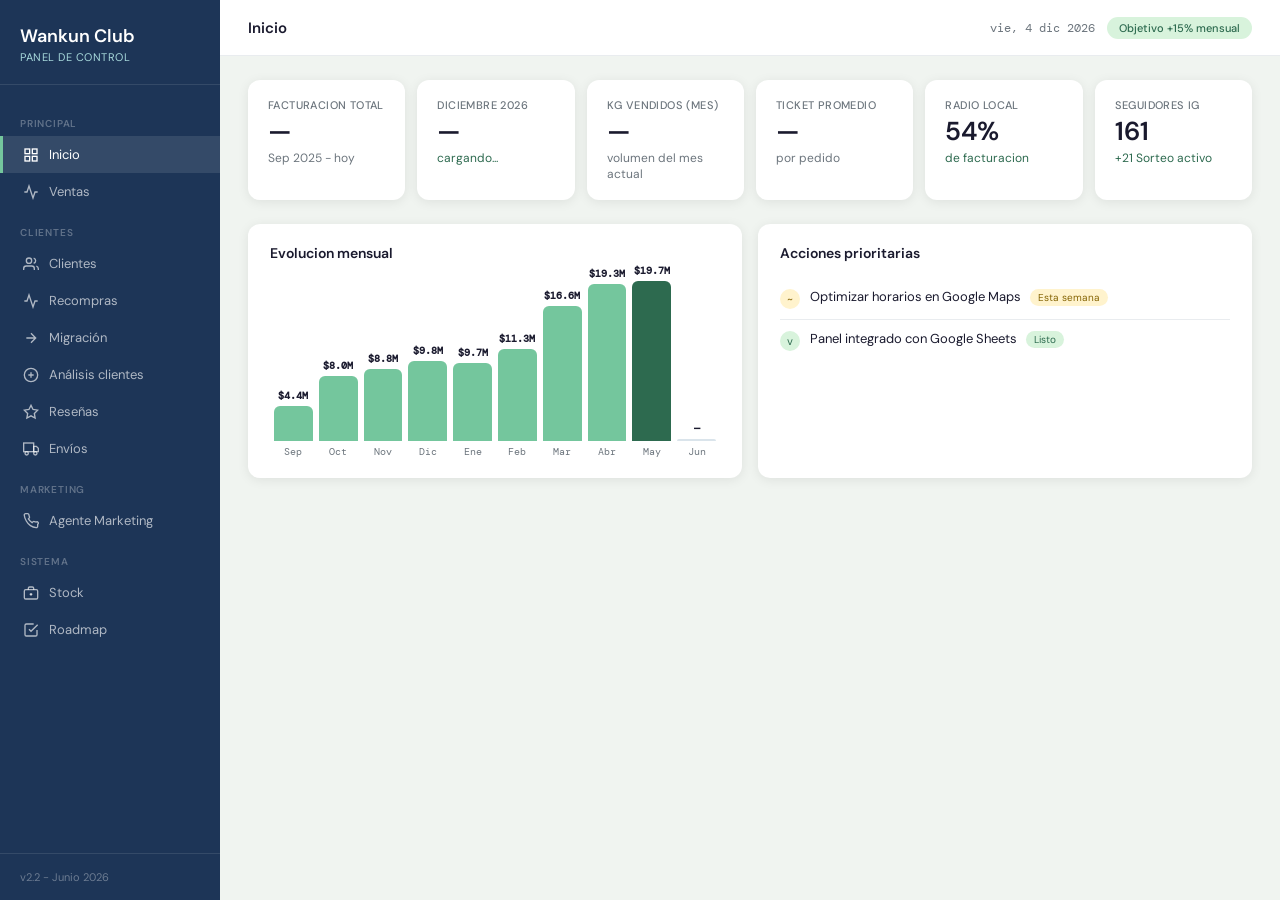
<file: index_2.html>
<!DOCTYPE html>
<html lang="es">
<head>
<meta charset="UTF-8">
<!-- v2.4.1 -->
  <meta http-equiv="Cache-Control" content="no-cache, no-store, must-revalidate">
<meta http-equiv="Pragma" content="no-cache">
<meta http-equiv="Expires" content="0">
<meta name="viewport" content="width=device-width, initial-scale=1.0">
<title>Wankun Club — Panel de Control</title>
<link href="https://fonts.googleapis.com/css2?family=DM+Sans:wght@300;400;500;600&family=DM+Mono:wght@400;500&display=swap" rel="stylesheet">
<style>
:root{--verde:#2d6a4f;--verde-claro:#74c69d;--verde-bg:#d8f3dc;--azul:#1d3557;--azul-med:#457b9d;--azul-claro:#a8dadc;--gris:#f8f9fa;--gris-med:#e9ecef;--gris-dark:#6c757d;--texto:#1a1a2e;--blanco:#ffffff;--radio:12px;--sombra:0 2px 12px rgba(0,0,0,.08);}
*{box-sizing:border-box;margin:0;padding:0}
body{font-family:'DM Sans',sans-serif;background:#f0f4f0;color:var(--texto);min-height:100vh}
.sidebar{position:fixed;top:0;left:0;width:220px;height:100vh;background:var(--azul);z-index:100;display:flex;flex-direction:column}
.sidebar-logo{padding:24px 20px 20px;border-bottom:1px solid rgba(255,255,255,.1)}
.logo-text{font-size:18px;font-weight:600;color:#fff}
.logo-sub{font-size:11px;color:var(--azul-claro);margin-top:2px;letter-spacing:.5px;text-transform:uppercase}
.nav{padding:16px 0;flex:1}
.nav-item{display:flex;align-items:center;gap:10px;padding:10px 20px;cursor:pointer;font-size:13px;color:rgba(255,255,255,.65);transition:all .15s;border-left:3px solid transparent}
.nav-item:hover{color:#fff;background:rgba(255,255,255,.07)}
.nav-item.active{color:#fff;background:rgba(255,255,255,.1);border-left-color:var(--verde-claro)}
.nav-item svg{width:16px;height:16px;flex-shrink:0}
.nav-section{font-size:10px;font-weight:600;color:rgba(255,255,255,.3);padding:16px 20px 6px;text-transform:uppercase;letter-spacing:.8px}
.sidebar-footer{padding:16px 20px;border-top:1px solid rgba(255,255,255,.1);font-size:11px;color:rgba(255,255,255,.35)}
.main{margin-left:220px;min-height:100vh}
.topbar{background:var(--blanco);border-bottom:1px solid var(--gris-med);padding:0 28px;height:56px;display:flex;align-items:center;justify-content:space-between;position:sticky;top:0;z-index:50}
.topbar-title{font-size:15px;font-weight:600}
.topbar-right{display:flex;align-items:center;gap:12px}
.fecha{font-size:12px;color:var(--gris-dark);font-family:'DM Mono',monospace}
.objetivo-pill{font-size:11px;padding:4px 12px;border-radius:20px;background:var(--verde-bg);color:var(--verde);font-weight:500}
.content{padding:24px 28px}
.page{display:none}.page.active{display:block}
.metrics-grid{display:grid;grid-template-columns:repeat(auto-fit,minmax(150px,1fr));gap:12px;margin-bottom:24px}
.metric{background:var(--blanco);border-radius:var(--radio);padding:18px 20px;box-shadow:var(--sombra)}
.metric-label{font-size:11px;color:var(--gris-dark);font-weight:500;text-transform:uppercase;letter-spacing:.4px;margin-bottom:6px}
.metric-value{font-size:26px;font-weight:600;color:var(--texto);line-height:1}
.metric-delta{font-size:12px;margin-top:6px;color:var(--gris-dark)}
.delta-up{color:var(--verde)}
.card{background:var(--blanco);border-radius:var(--radio);padding:20px 22px;box-shadow:var(--sombra);margin-bottom:16px}
.card-title{font-size:14px;font-weight:600;color:var(--texto);margin-bottom:16px;display:flex;align-items:center;gap:8px}
.card-grid{display:grid;grid-template-columns:1fr 1fr;gap:16px}
.table-wrap{border:1px solid var(--gris-med);border-radius:8px;overflow:hidden}
.table-head{display:grid;padding:8px 14px;background:var(--gris);font-size:11px;font-weight:600;color:var(--gris-dark);text-transform:uppercase;letter-spacing:.4px}
.table-row{display:grid;padding:9px 14px;border-top:1px solid var(--gris-med);font-size:13px;align-items:center;transition:background .1s}
.table-row:hover{background:var(--gris)}
.table-body{max-height:420px;overflow-y:auto}
.local-tag{font-size:10px;padding:2px 8px;border-radius:20px;background:var(--verde-bg);color:var(--verde);font-weight:500}
.fuera-tag{font-size:10px;padding:2px 8px;border-radius:20px;background:var(--gris-med);color:var(--gris-dark)}
.wa-link{font-size:11px;padding:4px 10px;border-radius:6px;background:var(--verde-bg);color:var(--verde);font-weight:500;text-decoration:none;border:none;cursor:pointer}
.wa-link:hover{background:#b7e4c7}
.conn-card{background:var(--blanco);border-radius:var(--radio);padding:20px 22px;box-shadow:var(--sombra);margin-bottom:20px}
.conn-status{font-size:12px;padding:4px 12px;border-radius:20px;font-weight:500;margin-left:10px}
.conn-ok{background:var(--verde-bg);color:var(--verde)}
.conn-err{background:#ffe5e5;color:#c0392b}
.conn-loading{background:#e8f4fd;color:var(--azul-med)}
.btn{padding:8px 16px;border-radius:8px;border:1px solid var(--gris-med);background:var(--blanco);cursor:pointer;font-size:13px;font-family:'DM Sans',sans-serif;font-weight:500;color:var(--texto);transition:all .15s}
.btn:hover{background:var(--gris)}
.btn-primary{background:var(--verde);color:#fff;border-color:var(--verde)}
.btn-primary:hover{background:#1f5c3b}
.btn-row{display:flex;gap:8px;flex-wrap:wrap;align-items:center}
.filtros{display:flex;gap:10px;flex-wrap:wrap;margin-bottom:16px}
.filtro-group{display:flex;flex-direction:column;gap:4px}
.filtro-group label{font-size:11px;color:var(--gris-dark);font-weight:500}
.filtro-group select{padding:7px 10px;border:1px solid var(--gris-med);border-radius:8px;font-size:13px;font-family:'DM Sans',sans-serif;background:var(--blanco)}
.results-header{display:flex;align-items:center;justify-content:space-between;margin-bottom:14px;flex-wrap:wrap;gap:8px}
.bar-chart{display:flex;align-items:flex-end;gap:6px;height:180px;padding:0 4px}
.bar-wrap{flex:1;display:flex;flex-direction:column;align-items:center;gap:4px}
.bar{width:100%;border-radius:6px 6px 0 0}
.bar-label{font-size:10px;color:var(--gris-dark);font-family:'DM Mono',monospace;text-align:center}
.bar-val{font-size:10px;color:var(--texto);font-weight:600;font-family:'DM Mono',monospace;text-align:center}
.bar-small{display:flex;align-items:center;gap:8px;margin-bottom:7px;font-size:12px}
.chat-wrap{background:var(--blanco);border-radius:var(--radio);box-shadow:var(--sombra);overflow:hidden}
.chat-msgs{padding:16px;height:340px;overflow-y:auto;display:flex;flex-direction:column;gap:12px;background:#f8faf8}
.msg{display:flex;gap:10px;align-items:flex-start}
.msg.user{flex-direction:row-reverse}
.msg-av{width:32px;height:32px;border-radius:50%;display:flex;align-items:center;justify-content:center;font-size:12px;font-weight:600;flex-shrink:0}
.msg.agent .msg-av{background:var(--azul);color:#fff}
.msg.user .msg-av{background:var(--verde);color:#fff}
.msg-bubble{padding:10px 14px;border-radius:12px;font-size:13px;line-height:1.6;max-width:85%}
.msg.agent .msg-bubble{background:var(--blanco);border:1px solid var(--gris-med);border-radius:4px 12px 12px 12px}
.msg.user .msg-bubble{background:var(--verde);color:#fff;border-radius:12px 4px 12px 12px}
.typing-dots{display:flex;gap:4px;padding:4px 0}
.typing-dots span{width:6px;height:6px;border-radius:50%;background:var(--gris-dark);animation:blink 1.2s infinite}
.typing-dots span:nth-child(2){animation-delay:.2s}
.typing-dots span:nth-child(3){animation-delay:.4s}
@keyframes blink{0%,80%,100%{opacity:.2}40%{opacity:1}}
.chat-input-area{display:flex;gap:8px;padding:12px 16px;border-top:1px solid var(--gris-med)}
.chat-input-area textarea{flex:1;resize:none;border:1px solid var(--gris-med);border-radius:8px;padding:8px 12px;font-size:13px;font-family:'DM Sans',sans-serif;height:40px}
.chat-input-area textarea:focus{outline:none;border-color:var(--verde-claro)}
.quick-grid{display:grid;grid-template-columns:repeat(auto-fit,minmax(200px,1fr));gap:8px;margin-top:12px}
.quick-btn{padding:10px 14px;border-radius:8px;border:1px solid var(--gris-med);background:var(--blanco);cursor:pointer;font-size:12px;font-family:'DM Sans',sans-serif;text-align:left;line-height:1.4;transition:all .15s}
.quick-btn:hover{background:var(--verde-bg);border-color:var(--verde-claro);color:var(--verde)}
.rm-list{display:flex;flex-direction:column;gap:8px}
.rm-item{display:flex;align-items:flex-start;gap:12px;padding:12px 14px;border-radius:8px;background:var(--gris)}
.rm-num{width:26px;height:26px;border-radius:50%;display:flex;align-items:center;justify-content:center;font-size:12px;font-weight:600;flex-shrink:0}
.rm-done{background:var(--verde-bg);color:var(--verde)}
.rm-next{background:#dbeafe;color:#1d4ed8}
.rm-future{background:var(--gris-med);color:var(--gris-dark)}
.rm-text{font-size:13px;font-weight:500}
.rm-sub{font-size:11px;color:var(--gris-dark);margin-top:2px}
.msg-template{background:var(--gris);border:1px solid var(--gris-med);border-radius:8px;padding:14px;font-size:13px;line-height:1.7;white-space:pre-wrap;margin-bottom:12px}
.checklist{list-style:none}
.check-item{display:flex;align-items:flex-start;gap:10px;padding:10px 0;border-bottom:1px solid var(--gris-med);font-size:13px}
.check-item:last-child{border-bottom:none}
.check-dot{width:20px;height:20px;border-radius:50%;display:flex;align-items:center;justify-content:center;font-size:11px;flex-shrink:0;margin-top:1px}
.dot-ok{background:var(--verde-bg);color:var(--verde)}
.dot-warn{background:#fff3cd;color:#856404}
.dot-bad{background:#ffe5e5;color:#c0392b}
.check-tag{display:inline-block;font-size:10px;padding:2px 8px;border-radius:20px;margin-left:6px}
.tag-ok{background:var(--verde-bg);color:var(--verde)}
.tag-warn{background:#fff3cd;color:#856404}
.tag-bad{background:#ffe5e5;color:#c0392b}
</style>
</head>
<body>
<div class="sidebar">
  <div class="sidebar-logo">
    <div class="logo-text">Wankun Club</div>
    <div class="logo-sub">Panel de Control</div>
  </div>
  <nav class="nav">
    <div class="nav-section">Principal</div>
    <div class="nav-item active" onclick="irA('inicio')"><svg viewBox="0 0 24 24" fill="none" stroke="currentColor" stroke-width="2"><rect x="3" y="3" width="7" height="7"/><rect x="14" y="3" width="7" height="7"/><rect x="3" y="14" width="7" height="7"/><rect x="14" y="14" width="7" height="7"/></svg>Inicio</div>
    <div class="nav-item" onclick="irA('ventas')"><svg viewBox="0 0 24 24" fill="none" stroke="currentColor" stroke-width="2"><polyline points="22 12 18 12 15 21 9 3 6 12 2 12"/></svg>Ventas</div>
    <div class="nav-section">Clientes</div>
    <div class="nav-item" onclick="irA('clientes')"><svg viewBox="0 0 24 24" fill="none" stroke="currentColor" stroke-width="2"><path d="M17 21v-2a4 4 0 0 0-4-4H5a4 4 0 0 0-4 4v2"/><circle cx="9" cy="7" r="4"/><path d="M23 21v-2a4 4 0 0 0-3-3.87"/><path d="M16 3.13a4 4 0 0 1 0 7.75"/></svg>Clientes</div>
    <div class="nav-item" onclick="irA('recompras')"><svg viewBox="0 0 24 24" fill="none" stroke="currentColor" stroke-width="2"><path d="M22 12h-4l-3 9L9 3l-3 9H2"/></svg>Recompras</div>
    <div class="nav-item" onclick="irA('migracion')"><svg viewBox="0 0 24 24" fill="none" stroke="currentColor" stroke-width="2"><path d="M5 12h14M12 5l7 7-7 7"/></svg>Migración</div>
    <div class="nav-item" onclick="irA('analisis')"><svg viewBox="0 0 24 24" fill="none" stroke="currentColor" stroke-width="2"><circle cx="12" cy="12" r="10"/><path d="M8 12h8M12 8v8"/></svg>Análisis clientes</div>
    <div class="nav-item" onclick="irA('resenas')"><svg viewBox="0 0 24 24" fill="none" stroke="currentColor" stroke-width="2"><polygon points="12 2 15.09 8.26 22 9.27 17 14.14 18.18 21.02 12 17.77 5.82 21.02 7 14.14 2 9.27 8.91 8.26 12 2"/></svg>Reseñas</div>
    <div class="nav-item" onclick="irA('envios')"><svg viewBox="0 0 24 24" fill="none" stroke="currentColor" stroke-width="2"><rect x="1" y="3" width="15" height="13"/><polygon points="16 8 20 8 23 11 23 16 16 16 16 8"/><circle cx="5.5" cy="18.5" r="2.5"/><circle cx="18.5" cy="18.5" r="2.5"/></svg>Envíos</div>
    <div class="nav-section">Marketing</div>
    <div class="nav-item" onclick="irA('marketing')"><svg viewBox="0 0 24 24" fill="none" stroke="currentColor" stroke-width="2"><path d="M22 16.92v3a2 2 0 0 1-2.18 2 19.79 19.79 0 0 1-8.63-3.07A19.5 19.5 0 0 1 4.99 12a19.79 19.79 0 0 1-3.07-8.67A2 2 0 0 1 3.92 1h3a2 2 0 0 1 2 1.72c.127.96.361 1.903.7 2.81a2 2 0 0 1-.45 2.11L8.09 8.91a16 16 0 0 0 5.61 5.61l1.27-1.27a2 2 0 0 1 2.11-.45c.907.339 1.85.573 2.81.7A2 2 0 0 1 22 16.92z"/></svg>Agente Marketing</div>
    <div class="nav-section">Sistema</div>
    <div class="nav-item" onclick="irA('stock')"><svg viewBox="0 0 24 24" fill="none" stroke="currentColor" stroke-width="2"><rect x="2" y="7" width="20" height="14" rx="2"/><path d="M16 7V5a2 2 0 0 0-2-2h-4a2 2 0 0 0-2 2v2"/><line x1="12" y1="12" x2="12" y2="16"/><line x1="10" y1="14" x2="14" y2="14"/></svg>Stock</div>
    <div class="nav-item" onclick="irA('roadmap')"><svg viewBox="0 0 24 24" fill="none" stroke="currentColor" stroke-width="2"><polyline points="9 11 12 14 22 4"/><path d="M21 12v7a2 2 0 0 1-2 2H5a2 2 0 0 1-2-2V5a2 2 0 0 1 2-2h11"/></svg>Roadmap</div>
  </nav>
  <div class="sidebar-footer">v2.2 - Junio 2026</div>
</div>
<div class="main">
  <div class="topbar">
    <span class="topbar-title" id="page-title">Inicio</span>
    <div class="topbar-right">
      <span class="fecha" id="fecha-hoy"></span>
      <span class="objetivo-pill">Objetivo +15% mensual</span>
    </div>
  </div>
  <div class="content">

<!-- INICIO -->
<div class="page active" id="page-inicio">
  <div class="metrics-grid">
    <div class="metric"><div class="metric-label">Facturacion total</div><div class="metric-value" id="m-total">—</div><div class="metric-delta" id="m-total-rango">Sep 2025 - hoy</div></div>
    <div class="metric"><div class="metric-label" id="m-mes-label">Mes actual</div><div class="metric-value" id="m-mayo">—</div><div class="metric-delta delta-up" id="m-mes-delta">cargando...</div></div>
    <div class="metric"><div class="metric-label">Kg vendidos (mes)</div><div class="metric-value" id="m-kg-mes">—</div><div class="metric-delta">volumen del mes actual</div></div>
    <div class="metric"><div class="metric-label">Ticket promedio</div><div class="metric-value" id="m-ticket">—</div><div class="metric-delta">por pedido</div></div>
    <div class="metric"><div class="metric-label">Radio local</div><div class="metric-value">54%</div><div class="metric-delta delta-up">de facturacion</div></div>
    <div class="metric"><div class="metric-label">Seguidores IG</div><div class="metric-value">161</div><div class="metric-delta delta-up">+21 Sorteo activo</div></div>
  </div>
  <div class="card-grid">
    <div class="card">
      <div class="card-title">Evolucion mensual</div>
      <div class="bar-chart" id="bar-inicio"></div>
    </div>
    <div class="card">
      <div class="card-title">Acciones prioritarias</div>
      <ul class="checklist">
        <li class="check-item"><div class="check-dot dot-warn">~</div><span>Optimizar horarios en Google Maps <span class="check-tag tag-warn">Esta semana</span></span></li>
        <li class="check-item"><div class="check-dot dot-ok">v</div><span>Panel integrado con Google Sheets <span class="check-tag tag-ok">Listo</span></span></li>
      </ul>
    </div>
  </div>
</div>

<!-- VENTAS -->
<div class="page" id="page-ventas">
  <div class="metrics-grid">
    <div class="metric"><div class="metric-label">Mejor mes</div><div class="metric-value" id="v-mejor-mes">—</div><div class="metric-delta delta-up" id="v-mejor-fac">—</div></div>
    <div class="metric"><div class="metric-label">Crecimiento sep-hoy</div><div class="metric-value" id="v-crec">—</div><div class="metric-delta delta-up">traccion real</div></div>
    <div class="metric"><div class="metric-label">Kilos vendidos</div><div class="metric-value" id="v-kg">—</div><div class="metric-delta">total historico</div></div>
    <div class="metric"><div class="metric-label">Royal Canin</div><div class="metric-value">~66%</div><div class="metric-delta">de facturacion</div></div>
  </div>
  <div class="card">
    <div class="card-title">Facturacion mensual</div>
    <div class="bar-chart" id="bar-ventas"></div>
  </div>
  <div class="card">
    <div class="card-title">Objetivo vs. real — 2026</div>
    <div id="objetivo-real-chart"></div>
  </div>
  <div class="card">
    <div class="card-title">Comparativo al mismo día — últimos 3 meses</div>
    <div id="comparativo-tabla"></div>
  </div>
  <div class="card-grid">
    <div class="card"><div class="card-title">Top zonas</div><div id="zonas-bars"></div></div>
    <div class="card"><div class="card-title">Top marcas</div><div id="marcas-bars"></div></div>
  </div>
  <div class="card">
    <div class="results-header">
      <div class="card-title" style="margin:0">Productos más vendidos</div>
      <div class="filtro-group">
        <label>Mes</label>
        <select id="prod-mes-sel" onchange="document.getElementById('prod-desde').value='';document.getElementById('prod-hasta').value='';renderTopProductos()">
          <option value="todos">Todos</option>
        </select>
      </div>
      <div class="filtro-group" style="display:flex;align-items:center;gap:6px">
        <label>Desde</label>
        <input type="date" id="prod-desde" style="padding:5px 8px;border:1px solid var(--gris-med);border-radius:6px;font-size:12px;font-family:'DM Sans',sans-serif" onchange="document.getElementById('prod-mes-sel').value='todos';renderTopProductos()">
        <label>Hasta</label>
        <input type="date" id="prod-hasta" style="padding:5px 8px;border:1px solid var(--gris-med);border-radius:6px;font-size:12px;font-family:'DM Sans',sans-serif" onchange="document.getElementById('prod-mes-sel').value='todos';renderTopProductos()">
      </div>
    </div>
    <div class="table-wrap" style="margin-top:12px">
      <div class="table-head" style="grid-template-columns:2fr 80px 80px 120px"><span>Producto</span><span>Ventas</span><span>Kg total</span><span>Facturación</span></div>
      <div class="table-body" id="top-productos" style="max-height:400px"></div>
    </div>
  </div>
</div>

<!-- CLIENTES -->
<div class="page" id="page-clientes">
  <div class="conn-card">
    <div style="display:flex;align-items:center;gap:10px;margin-bottom:12px">
      <span style="font-size:14px;font-weight:600">Google Sheets</span>
      <span class="conn-status conn-err" id="cl-status">Sin conectar</span>
    </div>
    <button class="btn btn-primary" onclick="conectarClientes()">Cargar clientes</button>
  </div>
  <div id="cl-panel" style="display:none">
    <div class="metrics-grid" id="cl-metrics"></div>
    <div class="card" style="border-left:4px solid var(--azul-med)">
      <div class="card-title">Buscador rapido</div>
      <div style="display:flex;gap:10px;align-items:center">
        <input type="text" id="cl-buscar" placeholder="Nombre o telefono..." 
          style="flex:1;padding:10px 14px;border:1px solid var(--gris-med);border-radius:8px;font-size:14px;font-family:'DM Sans',sans-serif"
          oninput="clBuscar(this.value)">
        <button class="btn" onclick="document.getElementById('cl-buscar').value='';clBuscar('')">Limpiar</button>
      </div>
      <div id="cl-buscar-result" style="margin-top:12px"></div>
    </div>
    <div class="card">
      <div class="filtros">
        <div class="filtro-group"><label>Zona</label><select id="cl-zona" onchange="clFiltrar()"><option value="todas">Todas</option><option value="local">Radio 15 km</option><option value="fuera">Fuera del radio</option></select></div>
        <div class="filtro-group"><label>Localidad</label><select id="cl-localidad" onchange="clFiltrar()"><option value="">Todas</option></select></div>
        <div class="filtro-group"><label>Telefono</label><select id="cl-tel" onchange="clFiltrar()"><option value="todos">Todos</option><option value="contel">Con telefono</option></select></div>
      </div>
      <div class="results-header">
        <span style="font-size:14px;font-weight:600" id="cl-title">Clientes</span>
        <div class="btn-row">
          <span style="font-size:12px;padding:4px 12px;border-radius:20px;background:#dbeafe;color:#1d4ed8;font-weight:500" id="cl-count">0</span>
          <button class="btn" onclick="clExportar()">CSV</button>
          <button class="btn btn-primary" onclick="toggleSorteoMsg()">Mensaje sorteo</button>
        </div>
      </div>
      <div id="sorteo-msg-panel" style="display:none;margin-bottom:14px">
        <div class="msg-template" id="sorteo-msg-text">Hola [Nombre]!

Sabemos lo mucho que queres a tu perrito, por eso queremos que sea parte de la fiesta mas grande del anio!

Estamos sorteando 20 camisetas de la Seleccion Argentina, porque ellos tambien se merecen ponerse la 10!

Para participar:
- Seguinos en @wankunclub
- Dale like a esta publicacion: https://www.instagram.com/p/DYk2Zi_oYgY/
- Comentá con el talle y la raza de tu perrito

El sorteo es el 11 de junio a las 22hs.

Vamos Argentina!</div>
        <button class="btn btn-primary" onclick="copiarMsg()">Copiar mensaje</button>
      </div>
      <div class="table-wrap">
        <div class="table-head" style="grid-template-columns:1fr 120px 140px 140px 120px 80px"><span>Nombre</span><span>Localidad</span><span>Direccion</span><span>Telefono</span><span>Articulo</span><span>WA</span></div>
        <div class="table-body" id="cl-table"></div>
      </div>
    </div>
  </div>
</div>

<!-- RECOMPRAS -->
<div class="page" id="page-recompras">
  <div class="conn-card">
    <div style="display:flex;align-items:center;gap:10px;margin-bottom:12px">
      <span style="font-size:14px;font-weight:600">Google Sheets</span>
      <span class="conn-status conn-err" id="av-status">Sin conectar</span>
    </div>
    <button class="btn btn-primary" onclick="avConectar()">Cargar datos</button>
  </div>
  <div id="av-panel" style="display:none">
    <div class="metrics-grid" id="av-metrics"></div>
    <div class="card" style="border-left:4px solid #7c3aed">
      <div class="card-title" style="color:#7c3aed">Preparar stock — próximos 5 días <span style="font-size:12px;font-weight:400;margin-left:8px">qué tener listo para entregar</span></div>
      <div class="table-wrap">
        <div class="table-head" style="grid-template-columns:1fr 100px 60px 200px"><span>Cliente</span><span>Zona</span><span>En</span><span>Productos a preparar</span></div>
        <div class="table-body" id="av-stock-prox" style="max-height:320px"></div>
      </div>
    </div>
    <div class="card" style="border-left:4px solid #c0392b">
      <div class="card-title" style="color:#c0392b">No compraron lo previsto <span style="font-size:12px;font-weight:400;margin-left:8px">clientes de "Preparar stock" cuya fecha prevista ya pasó y no volvieron a comprar</span></div>
      <div class="table-wrap">
        <div class="table-head" style="grid-template-columns:1fr 100px 90px 80px 60px"><span>Cliente</span><span>Zona</span><span>Estado</span><span>WA</span><span></span></div>
        <div class="table-body" id="av-faltaron" style="max-height:300px"></div>
      </div>
    </div>
    <div class="card" style="border-left:4px solid #16a34a">
      <div class="card-title" style="color:#16a34a">Ventas — Próximos 5 días</div>
      <div class="table-wrap">
        <div class="table-head" style="grid-template-columns:1fr 130px 120px 80px"><span>Cliente</span><span>Zona</span><span>Producto</span><span>WA</span></div>
        <div class="table-body" id="av-ventas-hoy" style="max-height:300px"></div>
      </div>
    </div>
    
    
    
    <div class="card">
      <div class="card-title">Proyeccion del mes</div>
      <div class="metrics-grid" id="av-proyeccion"></div>
    </div>
  </div>
</div>

<!-- MIGRACION: clientes que compraron por Flex Meli y ya hicieron su primera compra directa, en seguimiento hasta la segunda compra -->
<div class="page" id="page-migracion">
  <div class="conn-card">
    <div style="display:flex;align-items:center;gap:10px;margin-bottom:12px">
      <span style="font-size:14px;font-weight:600">Google Sheets</span>
      <span class="conn-status conn-err" id="mig-status">Sin conectar</span>
    </div>
    <button class="btn btn-primary" onclick="migConectar()">Cargar datos</button>
  </div>
  <div id="mig-panel" style="display:none">
    <div class="metrics-grid" id="mig-metrics"></div>
    <div class="card" style="border-left:4px solid #7c3aed">
      <div class="card-title" style="color:#7c3aed">En seguimiento — esperando su 2da compra directa <span style="font-size:12px;font-weight:400;margin-left:8px">compraron por Flex Meli, migraron una vez al canal directo; al hacer la 2da compra directa pasan a Recompras normal</span></div>
      <div class="table-wrap">
        <div class="table-head" style="grid-template-columns:1fr 130px 90px 90px 90px 60px 80px"><span>Cliente</span><span>Zona</span><span>1ra Flex</span><span>Migró</span><span>Prox. estimada</span><span>Estado</span><span>WA</span></div>
        <div class="table-body" id="mig-seguimiento" style="max-height:500px"></div>
      </div>
    </div>
    <div class="card" style="border-left:4px solid #16a34a">
      <div class="card-title" style="color:#16a34a">✓ Convertidos recientemente <span style="font-size:12px;font-weight:400;margin-left:8px">ya hicieron su 2da compra directa — quedan acá 30 días como registro, después pasan a Recompras normal</span></div>
      <div class="table-wrap">
        <div class="table-head" style="grid-template-columns:1fr 130px 90px 90px"><span>Cliente</span><span>Zona</span><span>2da compra</span><span></span></div>
        <div class="table-body" id="mig-convertidos" style="max-height:300px"></div>
      </div>
    </div>
  </div>
</div>

<!-- RESEÑAS -->
<div class="page" id="page-resenas">
  <div class="metrics-grid" id="rs-metrics">
    <div class="metric"><div class="metric-label">Compraron hoy</div><div class="metric-value" id="rs-m-total">0</div></div>
    <div class="metric"><div class="metric-label">Pedidas</div><div class="metric-value" id="rs-m-pedidas">0</div></div>
    <div class="metric"><div class="metric-label">Dejadas</div><div class="metric-value" style="color:var(--verde-claro)" id="rs-m-dejadas">0</div></div>
    <div class="metric"><div class="metric-label">Pendientes</div><div class="metric-value" style="color:#856404" id="rs-m-pendientes">0</div></div>
  </div>
  <div class="card" style="margin-bottom:16px">
    <div class="results-header">
      <div class="card-title" style="margin:0">Pedido de reseñas — compraron ayer</div>
      <div class="btn-row">
        <div class="filtro-group"><label>Estado</label><select id="rs-filtro" onchange="resenasFiltrar()"><option value="pendiente">Sin pedir</option><option value="todos">Todos</option><option value="pedida">Pedida, sin dejar</option><option value="dejada">Ya dejada</option></select></div>
        <span style="font-size:12px;padding:4px 12px;border-radius:20px;background:#dbeafe;color:#1d4ed8;font-weight:500;align-self:flex-end" id="rs-count">0</span>
        <button class="btn btn-primary" onclick="resenasCargar()" style="align-self:flex-end">Cargar clientes</button>
      </div>
    </div>
    <div class="table-wrap" id="rs-wrap" style="display:none;margin-top:12px">
      <div class="table-head" style="grid-template-columns:1fr 1fr 120px 90px 90px 80px"><span>Cliente</span><span>Artículo</span><span>Telefono</span><span>Pedida</span><span>Dejada</span><span>WA</span></div>
      <div class="table-body" id="rs-table" style="max-height:420px"></div>
    </div>
  </div>
  <div class="card">
    <div class="card-title">Mensaje que se manda por WhatsApp</div>
    <div class="msg-template">Hola [Nombre]! Te saluda Nacho de Wankun Club 🐾

Nos ayudarias muchisimo si nos dejas una reseña en Google contandonos que te parecio el servicio. Te deja este link, es cortito:
https://g.page/r/CWpl5hrUBgqFEBM/review

Muchas gracias!</div>
    <div style="font-size:12px;color:var(--gris-dark);margin-top:8px">Nota: muestra solo clientes que compraron <strong>ayer</strong> por canal directo (Ventas), deduplicados por cliente. El estado pedida/dejada se guarda en este navegador y persiste entre días — si mañana ese mismo cliente compra de nuevo, ya vas a ver su estado anterior.</div>
  </div>
  <div class="card" style="margin-top:16px">
    <div class="results-header">
      <div class="card-title" style="margin:0">Historial de reseñas solicitadas</div>
      <span style="font-size:12px;padding:4px 12px;border-radius:20px;background:#dbeafe;color:#1d4ed8;font-weight:500;align-self:center" id="rs-hist-count">0 clientes</span>
    </div>
    <div id="rs-hist-wrap" style="display:none;margin-top:12px">
      <div class="table-head" style="grid-template-columns:1fr 130px 80px 80px"><span>Cliente</span><span>Telefono</span><span>Pedida</span><span>Dejada</span></div>
      <div class="table-body" id="rs-hist-table" style="max-height:320px"></div>
    </div>
  </div>
</div>

<!-- ENVIOS -->
<div class="page" id="page-envios">
  <div class="metrics-grid" id="env-metrics">
    <div class="metric"><div class="metric-label">Compras hoy (directo)</div><div class="metric-value" id="env-m-total">0</div></div>
    <div class="metric"><div class="metric-label">Avisados directo</div><div class="metric-value" style="color:var(--verde-claro)" id="env-m-avisados">0</div></div>
    <div class="metric"><div class="metric-label">Flex Meli ayer</div><div class="metric-value" id="env-m-flex-total">0</div></div>
    <div class="metric"><div class="metric-label">Avisados Flex</div><div class="metric-value" style="color:var(--verde-claro)" id="env-m-flex-avisados">0</div></div>
    <div class="metric"><div class="metric-label">Flex Meli hoy</div><div class="metric-value" id="env-m-flex-hoy-total">0</div></div>
    <div class="metric"><div class="metric-label">Avisados hoy</div><div class="metric-value" style="color:var(--verde-claro)" id="env-m-flex-hoy-avisados">0</div></div>
    <div class="metric"><div class="metric-label">Flex Meli 25 dias</div><div class="metric-value" id="env-m-flex25-total">0</div></div>
    <div class="metric"><div class="metric-label">Avisados 25 dias</div><div class="metric-value" style="color:var(--verde-claro)" id="env-m-flex25-avisados">0</div></div>
  </div>

  <div class="card" style="margin-bottom:16px">
    <div class="results-header">
      <div class="card-title" style="margin:0">Canal directo — compras de hoy</div>
      <div class="btn-row">
        <div class="filtro-group"><label>Estado</label><select id="env-filtro" onchange="enviosFiltrar()"><option value="pendiente">Sin avisar</option><option value="todos">Todos</option><option value="avisado">Ya avisado</option></select></div>
        <span style="font-size:12px;padding:4px 12px;border-radius:20px;background:#dbeafe;color:#1d4ed8;font-weight:500;align-self:flex-end" id="env-count">0</span>
        <button class="btn btn-primary" onclick="enviosCargar()" style="align-self:flex-end">Cargar</button>
      </div>
    </div>
    <div class="table-wrap" id="env-wrap" style="display:none;margin-top:12px">
      <div class="table-head" style="grid-template-columns:1fr 1fr 120px 90px 80px"><span>Cliente</span><span>Artículo</span><span>Telefono</span><span>Avisado</span><span>WA</span></div>
      <div class="table-body" id="env-table" style="max-height:360px"></div>
    </div>
    <div style="font-size:12px;color:var(--gris-dark);margin-top:12px">Mensaje: "Hola [Nombre], te saluda Nacho desde Wankun Club, el alimento para tu mascota esta en camino"</div>
  </div>

  <div class="card">
    <div class="results-header">
      <div class="card-title" style="margin:0">Flex Meli — envíos de hoy</div>
      <div class="btn-row">
        <div class="filtro-group"><label>Estado</label><select id="env-flex-hoy-filtro" onchange="enviosFlexHoyFiltrar()"><option value="pendiente">Sin avisar</option><option value="todos">Todos</option><option value="avisado">Ya avisado</option></select></div>
        <span style="font-size:12px;padding:4px 12px;border-radius:20px;background:#dbeafe;color:#1d4ed8;font-weight:500;align-self:flex-end" id="env-flex-hoy-count">0</span>
        <button class="btn btn-primary" onclick="enviosFlexHoyCargar()" style="align-self:flex-end">Cargar</button>
      </div>
    </div>
    <div class="table-wrap" id="env-flex-hoy-wrap" style="display:none;margin-top:12px">
      <div class="table-head" style="grid-template-columns:1fr 1fr 120px 90px 80px"><span>Cliente</span><span>Artículo</span><span>Telefono</span><span>Avisado</span><span>WA</span></div>
      <div class="table-body" id="env-flex-hoy-table" style="max-height:360px"></div>
    </div>
    <div style="font-size:12px;color:var(--gris-dark);margin-top:12px">Mensaje: "Hola [Nombre], te saluda Nacho desde Wankun Club, el alimento para tu mascota esta en camino"</div>
  </div>

  <div class="card">
    <div class="results-header">
      <div class="card-title" style="margin:0">Flex Meli — entregas de ayer</div>
      <div class="btn-row">
        <div class="filtro-group"><label>Estado</label><select id="env-flex-filtro" onchange="enviosFlexFiltrar()"><option value="pendiente">Sin avisar</option><option value="todos">Todos</option><option value="avisado">Ya avisado</option></select></div>
        <span style="font-size:12px;padding:4px 12px;border-radius:20px;background:#dbeafe;color:#1d4ed8;font-weight:500;align-self:flex-end" id="env-flex-count">0</span>
        <button class="btn btn-primary" onclick="enviosFlexCargar()" style="align-self:flex-end">Cargar</button>
      </div>
    </div>
    <div class="table-wrap" id="env-flex-wrap" style="display:none;margin-top:12px">
      <div class="table-head" style="grid-template-columns:1fr 1fr 120px 90px 80px"><span>Cliente</span><span>Artículo</span><span>Telefono</span><span>Avisado</span><span>WA</span></div>
      <div class="table-body" id="env-flex-table" style="max-height:360px"></div>
    </div>
    <div style="font-size:12px;color:var(--gris-dark);margin-top:12px">Mensaje: "Hola [Nombre] buen dia! Cuando llegue el momento de reponer el alimento para tu mascota, escribime en forma directa y lo coordinamos. Entregamos en el dia, el precio es mejor que en Mercado Libre y el alimento siempre va acompañado con snacks de Filan. Que tengas un gran dia! Saludos, Nacho."</div>
  </div>

  <div class="card">
    <div class="results-header">
      <div class="card-title" style="margin:0">Flex Meli — 25 días (migración)</div>
      <div class="btn-row">
        <div class="filtro-group"><label>Estado</label><select id="env-flex25-filtro" onchange="enviosFlex25Filtrar()"><option value="pendiente">Sin avisar</option><option value="todos">Todos</option><option value="avisado">Ya avisado</option></select></div>
        <span style="font-size:12px;padding:4px 12px;border-radius:20px;background:#dbeafe;color:#1d4ed8;font-weight:500;align-self:flex-end" id="env-flex25-count">0</span>
        <button class="btn btn-primary" onclick="enviosFlex25Cargar()" style="align-self:flex-end">Cargar</button>
      </div>
    </div>
    <div class="table-wrap" id="env-flex25-wrap" style="display:none;margin-top:12px">
      <div class="table-head" style="grid-template-columns:1fr 1fr 120px 90px 80px"><span>Cliente</span><span>Artículo</span><span>Telefono</span><span>Avisado</span><span>WA</span></div>
      <div class="table-body" id="env-flex25-table" style="max-height:360px"></div>
    </div>
    <div style="font-size:12px;color:var(--gris-dark);margin-top:12px">Mensaje: "Hola [Nombre] te saluda Nacho desde Wankun Club, Estimamos que el alimento para tu perrito debe estar acabandose, te gustaria coordinar la reposicion? Entregamos hoy, y acompañamos el alimento con Snacks de Filan."</div>
  </div>
</div>

<!-- ANALISIS -->
<div class="page" id="page-analisis">
  <div class="conn-card">
    <div style="display:flex;align-items:center;gap:10px;margin-bottom:12px">
      <span style="font-size:14px;font-weight:600">Google Sheets</span>
      <span class="conn-status conn-err" id="anal-status">Sin conectar</span>
    </div>
    <button class="btn btn-primary" onclick="analCargar()">Cargar análisis</button>
  </div>
  <div id="anal-panel" style="display:none">
    <div class="metrics-grid" id="anal-metrics"></div>
    <div class="card" style="border-left:4px solid #c0392b">
      <div class="card-title" style="color:#c0392b">🔴 Urgente — compraron 3+ veces y no volvieron este mes</div>
      <div class="table-wrap">
        <div class="table-head" style="grid-template-columns:1fr 100px 120px 60px 80px"><span>Cliente</span><span>Compras</span><span>Último producto</span><span>WA</span><span></span></div>
        <div class="table-body" id="anal-urgente" style="max-height:320px"></div>
      </div>
    </div>
    <div class="card" style="border-left:4px solid #856404">
      <div class="card-title" style="color:#856404">🟡 Seguimiento — compraron 2 veces y no volvieron</div>
      <div class="table-wrap">
        <div class="table-head" style="grid-template-columns:1fr 100px 120px 60px 80px"><span>Cliente</span><span>Compras</span><span>Último producto</span><span>WA</span><span></span></div>
        <div class="table-body" id="anal-seguimiento" style="max-height:320px"></div>
      </div>
    </div>
    <div class="card" style="border-left:4px solid var(--gris-dark)">
      <div class="card-title" style="color:var(--gris-dark)">⚪ Primera vez — compraron 1 vez y no volvieron</div>
      <div class="table-wrap">
        <div class="table-head" style="grid-template-columns:1fr 100px 120px 60px 80px"><span>Cliente</span><span>Compras</span><span>Último producto</span><span>WA</span><span></span></div>
        <div class="table-body" id="anal-primera" style="max-height:320px"></div>
      </div>
    </div>
    <div class="card">
      <div class="card-title" style="cursor:pointer;display:flex;align-items:center;gap:6px" onclick="analToggleInactiva()">
        <span id="anal-inactiva-arrow">▶</span> ⚫ Cartera inactiva — descartados (<span id="anal-inactiva-count">0</span>)
      </div>
      <div class="table-wrap" id="anal-inactiva-wrap" style="display:none">
        <div class="table-head" style="grid-template-columns:1fr 100px 120px 90px"><span>Cliente</span><span>Compras</span><span>Último producto</span><span></span></div>
        <div class="table-body" id="anal-inactiva" style="max-height:320px"></div>
      </div>
    </div>
  </div>
</div>

<!-- MARKETING -->
<div class="page" id="page-marketing">
  <div class="card">
    <div class="card-title">Agente de marketing</div>
    <div class="chat-wrap">
      <div class="chat-msgs" id="mkt-msgs">
        <div class="msg agent"><div class="msg-av">WC</div><div class="msg-bubble">Hola. Soy el agente de marketing de Wankun Club. Contame como estuvo la semana y te armo el plan.</div></div>
      </div>
      <div class="chat-input-area">
        <textarea id="mkt-input" placeholder="Escribi tu mensaje..." onkeydown="mktKey(event)" oninput="mktResize(this)"></textarea>
        <button class="btn btn-primary" onclick="mktSend()" style="height:40px;padding:0 14px">Enviar</button>
      </div>
    </div>
    <div class="quick-grid">
      <button class="quick-btn" onclick="mktQuick('Quiero planificar la semana que viene')">Planificar semana</button>
      <button class="quick-btn" onclick="mktQuick('Que publico en Instagram esta semana para captar clientes nuevos de la zona?')">Que publicar en IG</button>
      <button class="quick-btn" onclick="mktQuick('Dame una estrategia de WhatsApp para reactivar clientes que no compran hace mas de 30 dias')">Reactivar clientes</button>
      <button class="quick-btn" onclick="mktQuick('Como cierro junio arriba del objetivo?')">Cerrar junio al objetivo</button>
    </div>
  </div>
</div>

<!-- SORTEO -->
<div class="page" id="page-sorteo">
  <div class="metrics-grid">
    <div class="metric"><div class="metric-label">Camisetas</div><div class="metric-value">20</div><div class="metric-delta">en sorteo</div></div>
    <div class="metric"><div class="metric-label">Fecha</div><div class="metric-value">11 Jun</div><div class="metric-delta">a las 22hs</div></div>
    <div class="metric"><div class="metric-label">Likes</div><div class="metric-value">31</div><div class="metric-delta delta-up">alta participacion</div></div>
    <div class="metric"><div class="metric-label">Comentarios</div><div class="metric-value">54</div><div class="metric-delta delta-up">en 10 dias</div></div>
  </div>
  <div class="card" style="margin-bottom:16px">
    <div class="results-header">
      <div class="card-title" style="margin:0">Clientes para contactar</div>
      <div class="btn-row">
        <div class="filtro-group"><label>Zona</label><select id="sorteo-zona" onchange="sorteoFiltrar()"><option value="todas">Todas</option><option value="caba">CABA</option><option value="local">Radio 15 km</option><option value="fuera">Fuera</option></select></div>
        <div class="filtro-group"><label>Telefono</label><select id="sorteo-tel" onchange="sorteoFiltrar()"><option value="todos">Todos</option><option value="contel">Con telefono</option></select></div>
        <span style="font-size:12px;padding:4px 12px;border-radius:20px;background:#dbeafe;color:#1d4ed8;font-weight:500;align-self:flex-end" id="sorteo-count">0</span>
        <button class="btn btn-primary" onclick="sorteoCargar()" style="align-self:flex-end">Cargar clientes</button>
      </div>
    </div>
    <div class="table-wrap" id="sorteo-wrap" style="display:none;margin-top:12px">
      <div class="table-head" style="grid-template-columns:1fr 130px 120px 80px"><span>Cliente</span><span>Zona</span><span>Telefono</span><span>WA</span></div>
      <div class="table-body" id="sorteo-table" style="max-height:360px"></div>
    </div>
  </div>
  <div class="card-grid">
    <div class="card">
      <div class="card-title">Mensaje para clientes</div>
      <div class="msg-template">Hola [Nombre]!

Sabemos lo mucho que queres a tu perrito, por eso queremos que sea parte de la fiesta mas grande del anio!

Estamos sorteando 20 camisetas de la Seleccion Argentina, porque ellos tambien se merecen ponerse la 10!

Para participar:
- Seguinos en @wankunclub
- Dale like a esta publicacion: https://www.instagram.com/p/DYk2Zi_oYgY/
- Comentá con el talle y la raza de tu perrito

El sorteo es el 11 de junio a las 22hs.

Vamos Argentina!</div>
      <button class="btn btn-primary" onclick="copiarSorteoMsg()">Copiar mensaje</button>
    </div>
    <div class="card">
      <div class="card-title">Checklist</div>
      <ul class="checklist">
        <li class="check-item"><div class="check-dot dot-ok">v</div><span>Publicacion creada en Instagram <span class="check-tag tag-ok">Hecho</span></span></li>
        <li class="check-item"><div class="check-dot dot-ok">v</div><span>Mecanica clara: seguir + like + comentar <span class="check-tag tag-ok">Hecho</span></span></li>
        <li class="check-item"><div class="check-dot dot-bad">!</div><span>Mandar mensaje a clientes locales <span class="check-tag tag-bad">Urgente</span></span></li>
        <li class="check-item"><div class="check-dot dot-bad">!</div><span>Promocionar publicacion zona norte GBA <span class="check-tag tag-bad">Pendiente</span></span></li>
        <li class="check-item"><div class="check-dot dot-warn">~</div><span>Story de recordatorio 8 junio <span class="check-tag tag-warn">Programar</span></span></li>
      </ul>
    </div>
  </div>
</div>

<!-- STOCK -->
<div class="page" id="page-stock">
  <div class="metrics-grid" id="sk-metrics">
    <div class="metric"><div class="metric-label">Con stock</div><div class="metric-value" id="sk-m-con">—</div></div>
    <div class="metric"><div class="metric-label">Sin stock</div><div class="metric-value" id="sk-m-sin">—</div></div>
    <div class="metric"><div class="metric-label">Mov. hoy</div><div class="metric-value" id="sk-m-hoy">—</div></div>
  </div>

  <div class="card-grid" style="margin-bottom:16px">
    <!-- Ingreso -->
    <div class="card" style="border-top:3px solid var(--verde)">
      <div class="card-title"><svg width="16" height="16" viewBox="0 0 24 24" fill="none" stroke="currentColor" stroke-width="2" style="margin-right:6px"><line x1="12" y1="5" x2="12" y2="19"/><line x1="5" y1="12" x2="19" y2="12"/></svg>Ingreso de mercadería</div>
      <div style="position:relative;margin-bottom:10px">
        <label style="font-size:12px;color:var(--gris-dark);margin-bottom:4px;display:block">Producto</label>
        <input id="sk-ing-q" type="text" placeholder="Nombre o SKU..." oninput="skAc('ing')" autocomplete="off"
          style="width:100%;padding:8px 10px;border:1px solid var(--gris-med);border-radius:8px;font-size:13px;font-family:'DM Sans',sans-serif">
        <div id="sk-ing-dd" style="display:none;position:absolute;top:100%;left:0;right:0;background:#fff;border:1px solid var(--gris-med);border-radius:8px;z-index:100;max-height:200px;overflow-y:auto;box-shadow:0 4px 12px rgba(0,0,0,.1);margin-top:2px"></div>
      </div>
      <div id="sk-ing-tag" style="min-height:22px;margin-bottom:10px"></div>
      <div style="display:grid;grid-template-columns:1fr 1fr;gap:10px;margin-bottom:10px">
        <div>
          <label style="font-size:12px;color:var(--gris-dark);margin-bottom:4px;display:block">Cantidad</label>
          <input id="sk-ing-n" type="number" min="1" placeholder="0" style="width:100%;padding:8px 10px;border:1px solid var(--gris-med);border-radius:8px;font-size:13px;font-family:'DM Sans',sans-serif">
        </div>
        <div>
          <label style="font-size:12px;color:var(--gris-dark);margin-bottom:4px;display:block">Fecha</label>
          <input id="sk-ing-d" type="date" style="width:100%;padding:8px 10px;border:1px solid var(--gris-med);border-radius:8px;font-size:13px;font-family:'DM Sans',sans-serif">
        </div>
      </div>
      <button class="btn btn-primary" onclick="skReg('ing')" style="width:100%">Registrar ingreso</button>
    </div>

    <!-- WC automatico -->
    <div class="card" style="border-top:3px solid var(--verde)">
      <div class="card-title"><svg width="16" height="16" viewBox="0 0 24 24" fill="none" stroke="currentColor" stroke-width="2" style="margin-right:6px"><polyline points="22 12 18 12 15 21 9 3 6 12 2 12"/></svg>Ventas WC <span style="font-size:11px;font-weight:400;color:var(--gris-dark);margin-left:6px">— desde Google Sheets</span></div>
      <p style="font-size:12px;color:var(--gris-dark);margin-bottom:14px">Sincronizá solo desde la fecha en que cargaste el stock inicial. Las ventas anteriores ya están incluidas en ese número.</p>
      <div style="display:grid;grid-template-columns:1fr 1fr;gap:10px;margin-bottom:12px">
        <div>
          <label style="font-size:12px;color:var(--gris-dark);margin-bottom:4px;display:block">Desde</label>
          <input id="sk-wc-desde" type="date" style="width:100%;padding:8px 10px;border:1px solid var(--gris-med);border-radius:8px;font-size:13px;font-family:'DM Sans',sans-serif">
        </div>
        <div>
          <label style="font-size:12px;color:var(--gris-dark);margin-bottom:4px;display:block">Hasta</label>
          <input id="sk-wc-hasta" type="date" style="width:100%;padding:8px 10px;border:1px solid var(--gris-med);border-radius:8px;font-size:13px;font-family:'DM Sans',sans-serif">
        </div>
      </div>
      <button class="btn btn-primary" onclick="skSincWC()" style="width:100%;margin-bottom:10px">Sincronizar ventas WC</button>
      <div id="sk-wc-status" style="font-size:12px;color:var(--gris-dark)"></div>
      <div id="sk-wc-noMatch" style="display:none;margin-top:10px">
        <p style="font-size:12px;color:#856404;font-weight:500;margin-bottom:6px">Sin match de SKU (no afectan el stock):</p>
        <div id="sk-wc-noMatchList" style="font-size:11px;color:var(--gris-dark);max-height:120px;overflow-y:auto"></div>
      </div>
    </div>

    <!-- Meli manual -->
    <div class="card" style="border-top:3px solid var(--azul-med)">
      <div class="card-title"><svg width="16" height="16" viewBox="0 0 24 24" fill="none" stroke="currentColor" stroke-width="2" style="margin-right:6px"><path d="M6 2L3 6v14a2 2 0 0 0 2 2h14a2 2 0 0 0 2-2V6l-3-4z"/><line x1="3" y1="6" x2="21" y2="6"/><path d="M16 10a4 4 0 0 1-8 0"/></svg>Venta Meli <span style="font-size:11px;font-weight:400;color:var(--gris-dark);margin-left:6px">— carga manual</span></div>
      <div style="position:relative;margin-bottom:10px">
        <label style="font-size:12px;color:var(--gris-dark);margin-bottom:4px;display:block">Producto</label>
        <input id="sk-vta-q" type="text" placeholder="Nombre o SKU..." oninput="skAc('vta')" autocomplete="off"
          style="width:100%;padding:8px 10px;border:1px solid var(--gris-med);border-radius:8px;font-size:13px;font-family:'DM Sans',sans-serif">
        <div id="sk-vta-dd" style="display:none;position:absolute;top:100%;left:0;right:0;background:#fff;border:1px solid var(--gris-med);border-radius:8px;z-index:100;max-height:200px;overflow-y:auto;box-shadow:0 4px 12px rgba(0,0,0,.1);margin-top:2px"></div>
      </div>
      <div id="sk-vta-tag" style="min-height:22px;margin-bottom:10px"></div>
      <div style="display:grid;grid-template-columns:1fr 1fr;gap:10px;margin-bottom:10px">
        <div>
          <label style="font-size:12px;color:var(--gris-dark);margin-bottom:4px;display:block">Cantidad</label>
          <input id="sk-vta-n" type="number" min="1" placeholder="0" style="width:100%;padding:8px 10px;border:1px solid var(--gris-med);border-radius:8px;font-size:13px;font-family:'DM Sans',sans-serif">
        </div>
        <div>
          <label style="font-size:12px;color:var(--gris-dark);margin-bottom:4px;display:block">Fecha</label>
          <input id="sk-vta-d" type="date" style="width:100%;padding:8px 10px;border:1px solid var(--gris-med);border-radius:8px;font-size:13px;font-family:'DM Sans',sans-serif">
        </div>
      </div>
      <button class="btn btn-primary" onclick="skReg('vta')" style="width:100%;background:var(--azul-med);border-color:var(--azul-med)">Registrar venta Meli</button>
    </div>
  </div>

  <div class="card">
    <!-- Sub-tabs -->
    <div style="display:flex;gap:4px;border-bottom:1px solid var(--gris-med);margin-bottom:16px">
      <button id="sktab-stock" onclick="skSubTab('stock')" style="padding:7px 14px;font-size:13px;border:none;background:none;cursor:pointer;border-bottom:2px solid var(--text-primary);font-weight:600;color:var(--text-primary);font-family:'DM Sans',sans-serif">Stock actual</button>
      <button id="sktab-movs" onclick="skSubTab('movs')" style="padding:7px 14px;font-size:13px;border:none;background:none;cursor:pointer;border-bottom:2px solid transparent;color:var(--gris-dark);font-family:'DM Sans',sans-serif">Movimientos</button>
      <button id="sktab-ajuste" onclick="skSubTab('ajuste')" style="padding:7px 14px;font-size:13px;border:none;background:none;cursor:pointer;border-bottom:2px solid transparent;color:var(--gris-dark);font-family:'DM Sans',sans-serif">Ajustes</button>
    </div>

    <!-- Vista: Stock actual -->
    <div id="skview-stock">
      <div style="display:flex;align-items:center;justify-content:space-between;margin-bottom:12px;flex-wrap:wrap;gap:8px">
        <div class="btn-row">
          <input id="sk-filtro" type="text" placeholder="Filtrar producto..." oninput="skRenderTabla()"
            style="padding:7px 10px;border:1px solid var(--gris-med);border-radius:8px;font-size:13px;font-family:'DM Sans',sans-serif;width:180px">
          <select id="sk-estado" onchange="skRenderTabla()" style="padding:7px 10px;border:1px solid var(--gris-med);border-radius:8px;font-size:13px;font-family:'DM Sans',sans-serif">
            <option value="">Todos</option>
            <option value="1">Con stock</option>
            <option value="0">Sin stock</option>
          </select>
          <button class="btn" onclick="skBorrarTodo()" style="color:#c0392b;font-size:12px">Borrar todo</button>
        </div>
      </div>
      <div id="sk-recientes" style="margin-bottom:12px"></div>
      <div class="table-wrap">
        <div class="table-head" style="grid-template-columns:2fr 1fr 60px 80px 80px 80px 80px">
          <span>Producto</span><span>SKU</span><span>Kg</span><span>Ingr.</span><span>V.WC</span><span>V.Meli</span><span>Stock</span>
        </div>
        <div class="table-body" id="sk-tabla" style="max-height:500px"></div>
      </div>
    </div>

    <!-- Vista: Movimientos -->
    <div id="skview-movs" style="display:none">
      <div style="display:flex;align-items:center;gap:8px;margin-bottom:12px;flex-wrap:wrap">
        <input type="date" id="sk-mov-desde" style="padding:7px 10px;border:1px solid var(--gris-med);border-radius:8px;font-size:13px;font-family:'DM Sans',sans-serif">
        <input type="date" id="sk-mov-hasta" style="padding:7px 10px;border:1px solid var(--gris-med);border-radius:8px;font-size:13px;font-family:'DM Sans',sans-serif">
        <select id="sk-mov-tipo" onchange="skRenderMovs()" style="padding:7px 10px;border:1px solid var(--gris-med);border-radius:8px;font-size:13px;font-family:'DM Sans',sans-serif">
          <option value="">Todos</option>
          <option value="ing">Ingresos</option>
          <option value="wc">Ventas WC</option>
          <option value="meli">Ventas Meli</option>
        </select>
        <button class="btn btn-primary" onclick="skRenderMovs()" style="font-size:12px">Filtrar</button>
      </div>
      <div class="table-wrap">
        <div class="table-head" style="grid-template-columns:90px 2fr 1fr 60px 70px 70px 100px 60px">
          <span>Fecha</span><span>Producto</span><span>SKU</span><span>Kg</span><span>Canal</span><span>Cant.</span><span>Valor costo</span><span></span>
        </div>
        <div class="table-body" id="sk-mov-tabla" style="max-height:500px"></div>
      </div>
      <div id="sk-mov-total" style="font-size:13px;color:var(--gris-dark);margin-top:10px;text-align:right"></div>
    </div>

    <!-- Vista: Ajustes de stock -->
    <div id="skview-ajuste" style="display:none">
      <p style="font-size:13px;color:var(--gris-dark);margin-bottom:16px">Usá esta sección para corregir diferencias entre el stock del sistema y el conteo real del depósito.</p>
      <div class="card" style="border-top:3px solid #f59e0b;margin-bottom:16px">
        <div class="card-title" style="margin-bottom:12px">Nuevo ajuste</div>
        <div style="position:relative;margin-bottom:10px">
          <label style="font-size:12px;color:var(--gris-dark);margin-bottom:4px;display:block">Producto</label>
          <input id="sk-aj-q" type="text" placeholder="Nombre o SKU..." oninput="skAc('aj')" autocomplete="off"
            style="width:100%;padding:8px 10px;border:1px solid var(--gris-med);border-radius:8px;font-size:13px;font-family:'DM Sans',sans-serif">
          <div id="sk-aj-dd" style="display:none;position:absolute;top:100%;left:0;right:0;background:#fff;border:1px solid var(--gris-med);border-radius:8px;z-index:100;max-height:200px;overflow-y:auto;box-shadow:0 4px 12px rgba(0,0,0,.1);margin-top:2px"></div>
        </div>
        <div id="sk-aj-tag" style="min-height:22px;margin-bottom:10px"></div>
        <div style="display:grid;grid-template-columns:1fr 1fr 1fr;gap:10px;margin-bottom:10px">
          <div>
            <label style="font-size:12px;color:var(--gris-dark);margin-bottom:4px;display:block">Tipo</label>
            <select id="sk-aj-tipo" style="width:100%;padding:8px 10px;border:1px solid var(--gris-med);border-radius:8px;font-size:13px;font-family:'DM Sans',sans-serif">
              <option value="suma">Sumar unidades</option>
              <option value="resta">Restar unidades</option>
              <option value="fija">Fijar cantidad exacta</option>
            </select>
          </div>
          <div>
            <label style="font-size:12px;color:var(--gris-dark);margin-bottom:4px;display:block">Cantidad</label>
            <input id="sk-aj-n" type="number" min="0" placeholder="0"
              style="width:100%;padding:8px 10px;border:1px solid var(--gris-med);border-radius:8px;font-size:13px;font-family:'DM Sans',sans-serif">
          </div>
          <div>
            <label style="font-size:12px;color:var(--gris-dark);margin-bottom:4px;display:block">Fecha</label>
            <input id="sk-aj-d" type="date"
              style="width:100%;padding:8px 10px;border:1px solid var(--gris-med);border-radius:8px;font-size:13px;font-family:'DM Sans',sans-serif">
          </div>
        </div>
        <div>
          <label style="font-size:12px;color:var(--gris-dark);margin-bottom:4px;display:block">Motivo</label>
          <input id="sk-aj-motivo" type="text" placeholder="Ej: diferencia en conteo, producto dañado..."
            style="width:100%;padding:8px 10px;border:1px solid var(--gris-med);border-radius:8px;font-size:13px;font-family:'DM Sans',sans-serif;margin-bottom:10px">
        </div>
        <button class="btn btn-primary" onclick="skRegistrarAjuste()" style="width:100%;background:#f59e0b;border-color:#f59e0b">Registrar ajuste</button>
      </div>
      <div class="table-wrap">
        <div class="table-head" style="grid-template-columns:90px 2fr 80px 80px 1fr 60px">
          <span>Fecha</span><span>Producto</span><span>Tipo</span><span>Cantidad</span><span>Motivo</span><span></span>
        </div>
        <div class="table-body" id="sk-aj-tabla" style="max-height:400px"></div>
      </div>
    </div>
  </div>
</div>


<!-- ROADMAP -->
<div class="page" id="page-roadmap">
  <div class="card">
    <div class="card-title">Roadmap - consolidacion 15 km</div>
    <div class="rm-list">
      <div class="rm-item"><div class="rm-num rm-done">1</div><div><div class="rm-text">Panel de control con Google Sheets</div><div class="rm-sub">Completado</div></div></div>
      <div class="rm-item"><div class="rm-num rm-done">2</div><div><div class="rm-text">Sistema de frecuencia de recompra</div><div class="rm-sub">Completado</div></div></div>
      <div class="rm-item"><div class="rm-num rm-next">3</div><div><div class="rm-text">Campaña sorteo mundialista</div><div class="rm-sub">Esta semana</div></div></div>
      <div class="rm-item"><div class="rm-num rm-next">4</div><div><div class="rm-text">Agente de contenido para Instagram</div><div class="rm-sub">Proximo</div></div></div>
      <div class="rm-item"><div class="rm-num rm-future">5</div><div><div class="rm-text">Zona local al 65% de facturacion</div><div class="rm-sub">Objetivo 3 anos</div></div></div>
    </div>
  </div>
</div>

  </div>
</div>
<script>
const PROXY='https://cool-meadow-3b33.wankun-petshop.workers.dev';
const VERDE='#2d6a4f',VERDE_CL='#74c69d',AZUL='#457b9d';
const ZONAS_LOCAL=['pilar','del viso','escobar','maschwitz','maschwitz p','maschwitz privado','maschwits','maschwits privado','maschwitch','maschwitz priivado','benavidez','tigre','nordelta','villanueva','tortuguitas','manuel alberti','pilara','pilar del este','la montura','recodo','el recodo','roble joven','highlands','altos del barranco','las liebres','ayres','azurra','puertos','galapagos','caamaño','pacheco','bermudas','olivos gold','olivos golf','la lomada','canton','el canton','de vicenzo','sausalito','smo','santa maria','san matias','mapuche','martin dale','haras de santa maria','sheraton','sheraton pilar','grand bourg','gran bourg','argentino golf'];
function esLocal(l){return ZONAS_LOCAL.includes((l||'').trim().toLowerCase());}
function fmt(n){return '$'+(n/1e6).toFixed(1)+'M';}

// ── Nombre del mes actual dinámico ──────────────────────────────────────────
const MESES_NOM_ES=['Ene','Feb','Mar','Abr','May','Jun','Jul','Ago','Sep','Oct','Nov','Dic'];
const MESES_LARGO=['Enero','Febrero','Marzo','Abril','Mayo','Junio','Julio','Agosto','Septiembre','Octubre','Noviembre','Diciembre'];
const _hoyInit=new Date();
const MES_ACTUAL_IDX=_hoyInit.getMonth();   // 0-based
const ANIO_ACTUAL=_hoyInit.getFullYear();
const MES_ACTUAL_KEY=ANIO_ACTUAL+'-'+(MES_ACTUAL_IDX+1).toString().padStart(2,'0');

// Actualizar label dinámico en el HTML
document.getElementById('m-mes-label').textContent=MESES_LARGO[MES_ACTUAL_IDX]+' '+ANIO_ACTUAL;

// ── Datos de respaldo (sin hardcodear mayo como último) ──────────────────────
// Se usan solo mientras carga el live. Incluye Jun con 0 para que el panel
// no muestre mayo como mes "actual".
let MESES_LIVE=['Sep','Oct','Nov','Dic','Ene','Feb','Mar','Abr','May','Jun'];
let FAC_LIVE=   [4351700,7950760,8804030,9844900,9661745,11334800,16575600,19314000,19700000,0];

function irA(p){
  document.querySelectorAll('.page').forEach(x=>x.classList.remove('active'));
  document.querySelectorAll('.nav-item').forEach(x=>x.classList.remove('active'));
  const el=document.getElementById('page-'+p);
  if(el)el.classList.add('active');
  document.querySelectorAll('.nav-item').forEach(x=>{if(x.getAttribute('onclick')&&x.getAttribute('onclick').includes("'"+p+"'"))x.classList.add('active');});
  if(p==='stock'){setTimeout(function(){skRenderTabla();skRenderMetricas();},50);}
  const t={'inicio':'Inicio','ventas':'Ventas','clientes':'Clientes','recompras':'Recompras','migracion':'Migración','analisis':'Análisis de clientes','resenas':'Reseñas','envios':'Envíos','marketing':'Agente Marketing','sorteo':'Sorteo Mundial','roadmap':'Roadmap','stock':'Control de Stock'};
  document.getElementById('page-title').textContent=t[p]||p;
  if(p==='ventas'){renderBarras('bar-ventas');renderPeq('zonas-bars',ZONAS_DATA,VERDE);renderPeq('marcas-bars',MARCAS_DATA,AZUL);}
  if(p==='resenas'){resenasCargarHistorial();}
}

document.getElementById('fecha-hoy').textContent=new Date().toLocaleDateString('es-AR',{weekday:'short',day:'numeric',month:'short',year:'numeric'});

function parseFecha(s){
  if(!s)return null;
  s=s.toString().trim();
  // ISO: yyyy-mm-dd o yyyy/mm/dd
  const miso=s.match(/^(\d{4})[\/\-](\d{1,2})[\/\-](\d{1,2})$/);
  if(miso)return new Date(parseInt(miso[1]),parseInt(miso[2])-1,parseInt(miso[3]));
  // d/m/yy o d-m-yy
  const m=s.match(/^(\d{1,2})[\/\-](\d{1,2})[\/\-](\d{2,4})$/);
  if(m){let y=parseInt(m[3]);if(y<100)y+=2000;return new Date(y,parseInt(m[2])-1,parseInt(m[1]));}
  const meses={jan:0,feb:1,mar:2,apr:3,may:4,jun:5,jul:6,aug:7,sep:8,oct:9,nov:10,dec:11,ene:0,abr:3,ago:7,set:8,dic:11};
  const m2=s.match(/^(\d{1,2})[\/\-](\w+)[\/\-](\d{2,4})$/i);
  if(m2){const mes=meses[m2[2].toLowerCase().substring(0,3)];let y=parseInt(m2[3]);if(y<100)y+=2000;if(mes!==undefined)return new Date(y,mes,parseInt(m2[1]));}
  return null;
}

function getCol(r,...keys){
  for(const k of keys){
    if(r[k]!==undefined&&r[k]!==null&&r[k]!=='')return r[k];
    const trimmed=Object.keys(r).find(rk=>rk.trim().toLowerCase()===k.toLowerCase());
    if(trimmed&&r[trimmed]!==undefined&&r[trimmed]!==null&&r[trimmed]!=='')return r[trimmed];
  }
  return '';
}
function parseFac(v){
  if(!v)return 0;
  if(typeof v==='number')return v;
  let s=v.toString().replace(/["']/g,'').replace(/\$/g,'').replace(/\s/g,'').trim();
  if(!s)return 0;
  // Formato argentino: 74.700,00 → tiene punto Y coma
  if(s.includes(',')&&s.includes('.')){s=s.replace(/\./g,'').replace(',','.');}
  // Solo coma como decimal: 74700,00
  else if(s.includes(',')&&!s.includes('.')){s=s.replace(',','.');}
  s=s.replace(/[^0-9.]/g,'');
  return parseFloat(s)||0;
}

async function fetchCSV(sheet){
  const r=await fetch(PROXY+'/?sheet='+encodeURIComponent(sheet));
  if(!r.ok)throw new Error('Error leyendo '+sheet);
  return parseCSV(await r.text());
}

function parseCSV(text){
  const lines=text.trim().split('\n');
  let hi=0;
  for(let i=0;i<Math.min(lines.length,15);i++){if(lines[i].split(',').filter(c=>c.trim()).length>2){hi=i;break;}}
  const headers=lines[hi].split(',').map(c=>c.replace(/^"|"$/g,'').trim());
  const rows=[];
  for(let i=hi+1;i<lines.length;i++){
    if(!lines[i].trim())continue;
    const vals=[];let cur='',inQ=false;
    for(const ch of lines[i]){if(ch==='"')inQ=!inQ;else if(ch===','&&!inQ){vals.push(cur.trim());cur='';}else cur+=ch;}
    vals.push(cur.trim());
    const obj={};headers.forEach((h,idx)=>{obj[h]=vals[idx]||'';});
    rows.push(obj);
  }
  return rows;
}

let ZONAS_DATA={},MARCAS_DATA={};

function renderBarras(id,fac,mes){
  const el=document.getElementById(id);if(!el)return;
  const data=fac||FAC_LIVE,labels=mes||MESES_LIVE,maxF=Math.max(...data.filter(v=>v>0),1);
  el.innerHTML=labels.map((m,i)=>{
    const h=data[i]>0?Math.round((data[i]/maxF)*160):2;
    const isLast=i===data.length-1;
    const isPrev=i===data.length-2;
    const color=isPrev?VERDE:isLast?AZUL:VERDE_CL;
    const valLabel=data[i]>0?fmt(data[i]):'—';
    return`<div class="bar-wrap"><div class="bar-val">${valLabel}</div><div class="bar" style="height:${h}px;background:${color};opacity:${data[i]>0?1:0.2}"></div><div class="bar-label">${m}</div></div>`;
  }).join('');
}

function renderPeq(id,data,color){
  const el=document.getElementById(id);if(!el)return;
  if(!Object.keys(data).length){el.innerHTML='<div style="padding:20px;color:var(--gris-dark);font-size:13px">Cargando...</div>';return;}
  const max=Math.max(...Object.values(data));
  el.innerHTML=Object.entries(data).map(([k,v])=>{
    const pct=Math.round(v/max*100);
    return`<div class="bar-small"><span style="min-width:120px;color:var(--gris-dark);text-align:right">${k}</span><div style="flex:1;background:var(--gris);border-radius:4px;height:20px;overflow:hidden"><div style="width:${pct}%;background:${color};height:100%;border-radius:4px;display:flex;align-items:center;padding-left:8px;font-size:11px;font-weight:600;color:#fff">${fmt(v)}</div></div></div>`;
  }).join('');
}

const OBJETIVO_2026={'2026-02':11111007,'2026-03':12777658,'2026-04':14694306,'2026-05':16898452,'2026-06':19433220,'2026-07':22348203,'2026-08':25700434,'2026-09':29555499,'2026-10':33988824,'2026-11':39087147,'2026-12':44950219};
const MESES_ABR_2026=['ene','feb','mar','abr','may','jun','jul','ago','sep','oct','nov','dic'];

function renderObjetivoReal(id,real,obj,labels){
  const el=document.getElementById(id);if(!el)return;
  const w=760,h=260,padL=44,padR=16,padT=16,padB=28,n=labels.length;
  const vals=[...real,...obj].filter(v=>v!=null);
  const maxV=Math.max(...vals,1);
  const x=i=>padL+i*(w-padL-padR)/(n-1);
  const y=v=>padT+(h-padT-padB)*(1-v/maxV);
  function pathFor(arr){let d='',started=false;arr.forEach((v,i)=>{if(v==null){started=false;return;}const px=x(i),py=y(v);d+=(started?' L':'M')+px+','+py;started=true;});return d;}
  const realPath=pathFor(real),objPath=pathFor(obj);
  const areaIdx=[];real.forEach((v,i)=>{if(v!=null&&obj[i]!=null)areaIdx.push(i);});
  let areaPath='';
  if(areaIdx.length){areaPath='M'+areaIdx.map(i=>x(i)+','+y(real[i])).join(' L')+' L'+areaIdx.slice().reverse().map(i=>x(i)+','+y(obj[i])).join(' L')+' Z';}
  const realCircles=real.map((v,i)=>{
    if(v==null)return'';
    let tip='Real: '+fmt(v);
    if(obj[i]){const pct=Math.round((v/obj[i]-1)*100);tip+=' ('+(pct>=0?'+':'')+pct+'% sobre objetivo)';}
    return`<circle cx="${x(i)}" cy="${y(v)}" r="4" fill="var(--azul-med)"><title>${labels[i]} — ${tip}</title></circle>`;
  }).join('');
  const objCircles=obj.map((v,i)=>v==null?'':`<circle cx="${x(i)}" cy="${y(v)}" r="3" fill="var(--gris-dark)"><title>${labels[i]} — Objetivo: ${fmt(v)}</title></circle>`).join('');
  const xLabels=labels.map((l,i)=>`<text x="${x(i)}" y="${h-8}" text-anchor="middle" font-size="10" fill="var(--gris-dark)">${l}</text>`).join('');
  el.innerHTML=`<div style="display:flex;gap:16px;margin-bottom:8px;font-size:11px;color:var(--gris-dark)"><span><svg width="10" height="10" style="vertical-align:middle"><rect width="10" height="10" fill="var(--azul-med)"/></svg> Real</span><span><svg width="10" height="10" style="vertical-align:middle"><rect width="10" height="10" fill="var(--gris-dark)"/></svg> Objetivo</span></div>
<svg viewBox="0 0 ${w} ${h}" style="width:100%;height:auto;overflow:visible">
<path d="${areaPath}" fill="var(--azul-claro)" opacity="0.25"></path>
<path d="${objPath}" fill="none" stroke="var(--gris-dark)" stroke-width="2" stroke-dasharray="4 4"></path>
<path d="${realPath}" fill="none" stroke="var(--azul-med)" stroke-width="2.5"></path>
${objCircles}
${realCircles}
${xLabels}
</svg>`;
}

// ── Cargar ventas LIVE desde Sheets ─────────────────────────────────────────
async function cargarVentasLive(){
  try{
    const rows=await fetchCSV('Ventas');
    const porMes={},porMesKg={},zonas={},marcas={};
    let total=0,totalKg=0,totalPedidos=0;
    const hoy=new Date();
    const mesLimite=new Date(hoy.getFullYear(),hoy.getMonth()+1,1); // primer día del mes siguiente

    rows.forEach(r=>{
      const f=parseFecha(r['FECHA']||r['Fecha']||'');
      const fac=parseFac(getCol(r,'Facturación','Facturacion',' Facturación','Facturaci\u00f3n')||0);
      const kg=parseFloat((r['kg']||0).toString().replace(',','.'))||0;
      if(!f||isNaN(f)||!fac)return;
      if(f>=mesLimite)return; // ignorar meses futuros (no días futuros del mes actual)
      total+=fac;
      totalKg+=kg;
      totalPedidos++;
      const key=f.getFullYear()+'-'+(f.getMonth()+1).toString().padStart(2,'0');
      porMes[key]=(porMes[key]||0)+fac;
      porMesKg[key]=(porMesKg[key]||0)+kg;
      const zona=r['Barrio/Localidad']||r['Localidad']||'';
      const marca=r['Marca']||r['marca']||'';
      if(zona)zonas[zona]=(zonas[zona]||0)+fac;
      if(marca&&marca!=='Vacia'&&marca!=='Vacía')marcas[marca]=(marcas[marca]||0)+fac;
    });

    const keys=Object.keys(porMes).sort();
    if(keys.length<2)return;

    const labels=keys.map(k=>{
      const[y,m]=k.split('-');
      return new Date(parseInt(y),parseInt(m)-1,1).toLocaleDateString('es-AR',{month:'short'}).replace('.','');
    });
    const facs=keys.map(k=>porMes[k]);

    MESES_LIVE=labels;
    FAC_LIVE=facs;
    ZONAS_DATA=Object.fromEntries(Object.entries(zonas).sort((a,b)=>b[1]-a[1]).slice(0,8));
    MARCAS_DATA=Object.fromEntries(Object.entries(marcas).sort((a,b)=>b[1]-a[1]).slice(0,8));

    // ── Métricas inicio ──────────────────────────────────────────────────────
    document.getElementById('m-total').textContent='$'+(total/1e6).toFixed(1)+'M';

    // Mes actual desde el Sheets (puede ser junio u otro)
    const facMesActual=porMes[MES_ACTUAL_KEY]||0;
    document.getElementById('m-mayo').textContent=facMesActual>0?'$'+(facMesActual/1e6).toFixed(1)+'M':'$0';

    // Delta vs mes anterior
    const keysMes=keys;
    const idxActual=keysMes.indexOf(MES_ACTUAL_KEY);
    if(idxActual>0){
      const facAnterior=porMes[keysMes[idxActual-1]]||0;
      const kgAnterior=porMesKg[keysMes[idxActual-1]]||0;
      const kgActual=porMesKg[MES_ACTUAL_KEY]||0;
      const mesAntNom=new Date(parseInt(keysMes[idxActual-1].split('-')[0]),parseInt(keysMes[idxActual-1].split('-')[1])-1,1).toLocaleDateString('es-AR',{month:'long'});
      let deltaTxt='';
      if(facAnterior>0){
        const pctFac=((facMesActual-facAnterior)/facAnterior*100).toFixed(1);
        deltaTxt+=(pctFac>0?'+':'')+pctFac+'% $ vs '+mesAntNom;
      }
      if(kgAnterior>0){
        const pctKg=((kgActual-kgAnterior)/kgAnterior*100).toFixed(1);
        deltaTxt+=(deltaTxt?' · ':'')+(pctKg>0?'+':'')+pctKg+'% kg';
      }
      document.getElementById('m-mes-delta').textContent=deltaTxt||'sin datos del mes anterior';
      const elKg=document.getElementById('m-kg-mes');
      if(elKg)elKg.textContent=kgActual.toLocaleString('es-AR')+' kg';
    } else {
      document.getElementById('m-mes-delta').textContent='primer mes registrado';
      const elKg=document.getElementById('m-kg-mes');
      if(elKg)elKg.textContent=(porMesKg[MES_ACTUAL_KEY]||0).toLocaleString('es-AR')+' kg';
    }

    // Ticket promedio
    if(totalPedidos>0){
      document.getElementById('m-ticket').textContent='$'+Math.round(total/totalPedidos/1000)+'K';
    }

    // ── Métricas ventas ──────────────────────────────────────────────────────
    // Mejor mes
    const maxFac=Math.max(...facs);
    const idxMejor=facs.indexOf(maxFac);
    document.getElementById('v-mejor-mes').textContent=labels[idxMejor]||'—';
    document.getElementById('v-mejor-fac').textContent='$'+(maxFac/1e6).toFixed(1)+'M';

    // Crecimiento sep → mes actual
    if(facs.length>=2){
      const primero=facs[0];
      const ultimo=facs[facs.length-1]||facs[facs.length-2];
      if(primero>0){
        const crec=Math.round((ultimo-primero)/primero*100);
        document.getElementById('v-crec').textContent='+'+(crec>0?crec:0)+'%';
      }
    }

    // Kg totales
    document.getElementById('v-kg').textContent=totalKg>0?totalKg.toLocaleString('es-AR',{maximumFractionDigits:0}):'—';

    // Rango en label total
    document.getElementById('m-total-rango').textContent='Sep 2025 - '+MESES_LARGO[MES_ACTUAL_IDX]+' '+ANIO_ACTUAL;

    renderBarras('bar-inicio',facs,labels);
    renderBarras('bar-ventas',facs,labels);
    const real2026=[],obj2026=[];
    for(let m=1;m<=12;m++){const key='2026-'+String(m).padStart(2,'0');real2026.push(porMes[key]||null);obj2026.push(OBJETIVO_2026[key]||null);}
    renderObjetivoReal('objetivo-real-chart',real2026,obj2026,MESES_ABR_2026);
    renderPeq('zonas-bars',ZONAS_DATA,VERDE);
    renderPeq('marcas-bars',MARCAS_DATA,AZUL);
    buildTopProductos(rows);
    buildGraficoDiario(rows);
  }catch(e){console.log('Error ventas live:',e);}
}

// Render inicial con datos de respaldo (muestra barras mientras carga)
renderBarras('bar-inicio');

setTimeout(cargarVentasLive,300);

// ── GRAFICO DIARIO ────────────────────────────────────────────────────────────
let diarioData={};

function buildGraficoDiario(rows){
  const byMesDia={};
  rows.forEach(function(r){
    const f=parseFecha(r['FECHA']||r['Fecha']||'');
    if(!f)return;
    const mes=f.getFullYear()+'-'+(f.getMonth()+1).toString().padStart(2,'0');
    const dia=f.getDate();
    const kg=parseFloat((r['kg']||0).toString().replace(',','.'))||0;
    const fac=parseFac(getCol(r,'Facturación','Facturacion',' Facturación')||0);
    if(!byMesDia[mes])byMesDia[mes]={};
    if(!byMesDia[mes][dia])byMesDia[mes][dia]={kg:0,fac:0};
    byMesDia[mes][dia].kg+=kg;
    byMesDia[mes][dia].fac+=fac;
  });
  const meses=Object.keys(byMesDia).sort().slice(-3);
  diarioData={meses,byMesDia};
  renderComparativoTabla(byMesDia);
}

function renderComparativoTabla(byMesDia){
  const el=document.getElementById('comparativo-tabla');
  if(!el)return;
  const hoy=new Date();
  const diaHoy=hoy.getDate();
  const meses=Object.keys(byMesDia).sort().slice(-3);
  const MESES_NOM=['','Ene','Feb','Mar','Abr','May','Jun','Jul','Ago','Sep','Oct','Nov','Dic'];

  // Calcular acumulado hasta diaHoy para cada mes
  const datos=meses.map(function(m){
    let facAcum=0,kgAcum=0;
    for(var d=1;d<=diaHoy;d++){
      if(byMesDia[m]&&byMesDia[m][d]){
        facAcum+=byMesDia[m][d].fac;
        kgAcum+=byMesDia[m][d].kg;
      }
    }
    const[y,mo]=m.split('-');
    return{mes:MESES_NOM[parseInt(mo)]+' '+y,fac:facAcum,kg:kgAcum,key:m};
  });

  const mesActual=hoy.getFullYear()+'-'+(hoy.getMonth()+1).toString().padStart(2,'0');
  
  let html='<div style="margin-top:8px">';
  html+='<div style="font-size:12px;color:var(--gris-dark);margin-bottom:12px">Acumulado al día <strong>'+diaHoy+'</strong> de cada mes</div>';
  
  // Tabla
  html+='<table style="width:100%;border-collapse:collapse;font-size:13px">';
  html+='<thead><tr style="background:var(--gris)">';
  html+='<th style="padding:10px 14px;text-align:left;font-size:11px;font-weight:600;color:var(--gris-dark);text-transform:uppercase;border-bottom:2px solid var(--gris-med)">Métrica</th>';
  datos.forEach(function(d){
    const isActual=d.key===mesActual;
    html+='<th style="padding:10px 14px;text-align:right;font-size:11px;font-weight:600;color:'+(isActual?'var(--verde)':'var(--gris-dark)')+';text-transform:uppercase;border-bottom:2px solid var(--gris-med)">'+(isActual?'★ ':'')+d.mes+'</th>';
  });
  html+='</tr></thead><tbody>';

  // Fila facturación
  html+='<tr style="border-bottom:1px solid var(--gris-med)">';
  html+='<td style="padding:14px;font-weight:600">Facturación</td>';
  datos.forEach(function(d,i){
    const isActual=d.key===mesActual;
    const prev=i>0?datos[i-1].fac:null;
    const diff=prev&&prev>0?Math.round((d.fac-prev)/prev*100):null;
    const diffStr=diff!==null?(' <span style="font-size:11px;color:'+(diff>=0?'var(--verde)':'#c0392b')+'">'+(diff>=0?'+':'')+diff+'%</span>'):'';
    html+='<td style="padding:14px;text-align:right;font-weight:'+(isActual?'700':'500')+';color:'+(isActual?'var(--verde)':'var(--texto)')+'">$'+(d.fac/1e6).toFixed(2)+'M'+diffStr+'</td>';
  });
  html+='</tr>';

  // Fila kg
  html+='<tr>';
  html+='<td style="padding:14px;font-weight:600">Kg vendidos</td>';
  datos.forEach(function(d,i){
    const isActual=d.key===mesActual;
    const prev=i>0?datos[i-1].kg:null;
    const diff=prev&&prev>0?Math.round((d.kg-prev)/prev*100):null;
    const diffStr=diff!==null?(' <span style="font-size:11px;color:'+(diff>=0?'var(--verde)':'#c0392b')+'">'+(diff>=0?'+':'')+diff+'%</span>'):'';
    html+='<td style="padding:14px;text-align:right;font-weight:'+(isActual?'700':'500')+';color:'+(isActual?'var(--verde)':'var(--texto)')+'">'+d.kg.toLocaleString('es-AR')+'kg'+diffStr+'</td>';
  });
  html+='</tr>';

  html+='</tbody></table></div>';
  el.innerHTML=html;
}

function renderGraficoDiario(){
  if(!diarioData.meses)return;
  const {meses,byMesDia}=diarioData;
  const COLORES=['#C9A84C','#1565C0','#2e7d32'];
  const W=900,H=160,PAD_L=50,PAD_R=10,PAD_T=10,PAD_B=30;
  const DIAS=31;

  ['fac','kg'].forEach(function(modo){
    let maxVal=0;
    meses.forEach(function(m){
      for(var d=1;d<=31;d++){
        const v=(byMesDia[m]&&byMesDia[m][d])?byMesDia[m][d][modo]:0;
        if(v>maxVal)maxVal=v;
      }
    });
    if(!maxVal)return;

    let html='<div style="font-size:11px;color:#888;margin-bottom:8px">'+
      meses.map(function(m,i){
        const[y,mo]=m.split('-');
        return'<span style="display:inline-flex;align-items:center;margin-right:16px"><svg width="24" height="3" style="margin-right:4px"><line x1="0" y1="1.5" x2="24" y2="1.5" stroke="'+COLORES[i]+'" stroke-width="2.5"/></svg>'+MESES_NOM_ES[parseInt(mo)-1]+' '+y+'</span>';
      }).join('')+'</div>';

    html+='<svg viewBox="0 0 '+W+' '+H+'" style="width:100%;overflow:visible" xmlns="http://www.w3.org/2000/svg">';

    const nLines=4;
    for(var li=0;li<=nLines;li++){
      const y=PAD_T+(H-PAD_T-PAD_B)*li/nLines;
      const val=maxVal*(1-li/nLines);
      const label=modo==='fac'?('$'+Math.round(val/1000)+'K'):(Math.round(val)+'kg');
      html+='<line x1="'+PAD_L+'" y1="'+y+'" x2="'+(W-PAD_R)+'" y2="'+y+'" stroke="#e5e7eb" stroke-width="1"/>';
      html+='<text x="'+(PAD_L-4)+'" y="'+(y+4)+'" text-anchor="end" font-size="9" fill="#aaa">'+label+'</text>';
    }

    for(var dia=1;dia<=DIAS;dia++){
      const x=PAD_L+(dia-1)*(W-PAD_L-PAD_R)/(DIAS-1);
      if(dia===1||dia%5===0||dia===31){
        html+='<text x="'+x+'" y="'+(H-PAD_B+14)+'" text-anchor="middle" font-size="9" fill="#aaa">'+dia+'</text>';
      }
    }

    meses.forEach(function(m,mi){
      const puntos=[];
      for(var dia=1;dia<=DIAS;dia++){
        const v=(byMesDia[m]&&byMesDia[m][dia])?byMesDia[m][dia][modo]:0;
        const x=PAD_L+(dia-1)*(W-PAD_L-PAD_R)/(DIAS-1);
        const y=PAD_T+(H-PAD_T-PAD_B)*(1-v/maxVal);
        puntos.push({x,y,v,dia});
      }
      const d=puntos.map(function(p,i){return(i===0?'M':'L')+p.x.toFixed(1)+','+p.y.toFixed(1);}).join(' ');
      html+='<path d="'+d+'" fill="none" stroke="'+COLORES[mi]+'" stroke-width="2.5" stroke-linejoin="round" stroke-linecap="round"/>';
      puntos.forEach(function(p){
        if(p.v>0){
          const label=modo==='fac'?('$'+Math.round(p.v/1000)+'K'):(p.v+'kg');
          html+='<circle cx="'+p.x.toFixed(1)+'" cy="'+p.y.toFixed(1)+'" r="4" fill="white" stroke="'+COLORES[mi]+'" stroke-width="2"><title>'+MESES_NOM_ES[parseInt(m.split('-')[1])-1]+' '+p.dia+': '+label+'</title></circle>';
        }
      });
    });

    html+='</svg>';
    document.getElementById('grafico-diario-'+modo).innerHTML=html;
  });
}

// ── TOP PRODUCTOS ─────────────────────────────────────────────────────────────
let prodData={};
function buildTopProductos(vRows){
  // Normalizar nombre para agrupar: minusc, sin tildes, colapsar espacios, aliases
  function normProd(s){
    var n=(s||'').toLowerCase().normalize('NFD').replace(/[\u0300-\u036f]/g,'').replace(/[^a-z0-9+]/g,' ').replace(/\s+/g,' ').trim();
    var W={'adulto':'adult','adu':'adult','cachorro':'puppy','peque':'small','mediano':'medium','med ':'medium ','grande':'large','maxi ':'maxi ','mini ':'mini ','perro':'perro','gato':'gato','cordero':'cordero','castrado':'castrado'};
    Object.keys(W).forEach(function(k){n=n.replace(new RegExp('\\b'+k+'\\b','g'),W[k]);});
    return n;
  }
  function toTitleCase(s){return(s||'').split(' ').map(function(w){return w.charAt(0).toUpperCase()+w.slice(1).toLowerCase();}).join(' ');}

  var byMesProd={};
  var prodRowsArr=[];

  vRows.forEach(function(r){
    var fecha=parseFecha(r['FECHA']||r['Fecha']||'');
    if(!fecha)return;
    var mes=fecha.getFullYear()+'-'+(fecha.getMonth()+1).toString().padStart(2,'0');
    var fechaStr=fecha.getFullYear()+'-'+(fecha.getMonth()+1).toString().padStart(2,'0')+'-'+fecha.getDate().toString().padStart(2,'0');
    var marca=(r['Marca']||'').trim();
    var prod=(r['producto']||'').trim();
    var kg=parseFloat((r['kg']||0).toString().replace(',','.'))||0;
    var fac=parseFac(getCol(r,'Facturación','Facturacion',' Facturación')||0);
    if(!marca&&!prod)return;

    // Key normalizado para agrupar sin duplicados
    var normKey=normProd(marca)+'||'+normProd(prod);
    // Nombre display: title case
    var displayNombre=toTitleCase(marca)+(marca&&prod?' - ':'')+toTitleCase(prod);

    if(!byMesProd[mes])byMesProd[mes]={};
    if(!byMesProd[mes][normKey])byMesProd[mes][normKey]={nombre:displayNombre,normKey:normKey,ventas:0,kg:0,fac:0};
    else{
      // Preferir el nombre más corto/limpio como display
      if(displayNombre.length<byMesProd[mes][normKey].nombre.length)byMesProd[mes][normKey].nombre=displayNombre;
    }
    byMesProd[mes][normKey].ventas++;
    byMesProd[mes][normKey].kg+=kg;
    byMesProd[mes][normKey].fac+=fac;

    prodRowsArr.push({fecha:fechaStr,mes:mes,marca:marca,prod:prod,normKey:normKey,displayNombre:displayNombre,kg:kg,fac:fac});
  });

  prodData=byMesProd;
  window.prodRows=prodRowsArr;

  var sel=document.getElementById('prod-mes-sel');
  var meses=Object.keys(byMesProd).sort().reverse();
  sel.innerHTML='<option value="todos">Todos los meses</option>'+meses.map(function(m){
    var parts=m.split('-');
    var nom=MESES_NOM_ES[parseInt(parts[1])-1]+' '+parts[0];
    return'<option value="'+m+'">'+nom+'</option>';
  }).join('');
  renderTopProductos();
}
function renderTopProductos(){
  var sel=document.getElementById('prod-mes-sel').value;
  var desde=(document.getElementById('prod-desde')||{}).value||'';
  var hasta=(document.getElementById('prod-hasta')||{}).value||'';
  var usarRango=desde||hasta;
  var agg={};

  if(usarRango&&window.prodRows){
    window.prodRows.forEach(function(r){
      if(desde&&r.fecha<desde)return;
      if(hasta&&r.fecha>hasta)return;
      if(!agg[r.normKey])agg[r.normKey]={nombre:r.displayNombre,normKey:r.normKey,ventas:0,kg:0,fac:0};
      agg[r.normKey].ventas++;agg[r.normKey].kg+=r.kg;agg[r.normKey].fac+=r.fac;
    });
  } else {
    Object.keys(prodData).forEach(function(mes){
      if(sel!=='todos'&&mes!==sel)return;
      Object.values(prodData[mes]).forEach(function(p){
        if(!agg[p.normKey])agg[p.normKey]={nombre:p.nombre,normKey:p.normKey,ventas:0,kg:0,fac:0};
        agg[p.normKey].ventas+=p.ventas;
        agg[p.normKey].kg+=p.kg;
        agg[p.normKey].fac+=p.fac;
      });
    });
  }
  const lista=Object.values(agg).sort(function(a,b){return b.fac-a.fac;}).slice(0,50);
  const tb=document.getElementById('top-productos');
  if(!lista.length){tb.innerHTML='<div style="padding:20px;text-align:center;color:var(--gris-dark)">Sin datos</div>';return;}
  // Calcular stock actual desde skMovs
  var stockMap={};
  if(typeof skMovs!=='undefined'){
    skMovs.forEach(function(mv){
      if(!stockMap[mv.sku])stockMap[mv.sku]=0;
      if(mv.type==='ing')stockMap[mv.sku]+=mv.qty;
      else stockMap[mv.sku]-=mv.qty;
    });
  }
  // Intentar match de SKU (solo display, no afecta agrupacion)
  var listaFinal=lista.map(function(p){
    if(typeof skMatchProduct==='undefined')return Object.assign({},p,{sku:null});
    var partes=p.nombre.split(' - ');
    var marca=partes.length>1?partes[0]:'';
    var prod=partes.length>1?partes.slice(1).join(' - '):partes[0];
    var kg=p.ventas>0?Math.round(p.kg/p.ventas*2)/2:0;
    var res=skMatchProduct(marca,prod,kg);
    return Object.assign({},p,{sku:res?res.product.sku:null});
  });
  tb.innerHTML=listaFinal.map(function(p,i){
    const bg=i%2===0?'var(--gris)':'transparent';
    var skuStr=p.sku?'<span style="font-family:monospace;font-size:10px;color:var(--azul-med)">'+p.sku+'</span>':'<span style="font-size:11px;color:var(--gris-dark)">—</span>';
    var stockActual=p.sku&&stockMap[p.sku]!==undefined?stockMap[p.sku]:null;
    var stockStr=stockActual!==null?'<span style="font-weight:600;color:'+(stockActual>2?'var(--verde)':stockActual>0?'#d97706':'#c0392b')+'">'+stockActual+'</span>':'<span style="color:var(--gris-dark)">—</span>';
    var reponer=stockActual!==null?p.ventas-stockActual:null;
    var reponerStr=reponer!==null&&reponer>0?'<span style="font-weight:700;color:#c0392b">+'+reponer+'</span>':'<span style="color:var(--verde)">✓</span>';
    return'<div class="table-row" style="grid-template-columns:2fr 110px 70px 70px 100px 80px 80px;background:'+bg+'"><span style="font-size:12px;font-weight:'+(i<3?'700':'500')+'" title="'+p.nombre+'">'+p.nombre+'</span><span>'+skuStr+'</span><span style="text-align:center;font-size:12px">'+p.ventas+'</span><span style="text-align:center;font-size:12px">'+p.kg.toLocaleString('es-AR')+'kg</span><span style="text-align:right;font-size:12px;font-weight:600">$'+Math.round(p.fac/1000).toLocaleString('es-AR')+'K</span><span style="text-align:center">'+stockStr+'</span><span style="text-align:center">'+reponerStr+'</span></div>';
  }).join('');
}

// ── CLIENTES ──────────────────────────────────────────────────────────────────
let clData=[];

async function conectarClientes(){
  const st=document.getElementById('cl-status');
  st.className='conn-status conn-loading';st.textContent='Cargando...';
  try{
    const[vRows,fRows]=await Promise.all([fetchCSV('Ventas'),fetchCSV('Flex meli')]);
    const directas=vRows.map(r=>{
      const marca=r['Marca']||r['marca']||'';
      const prod=r['producto']||r['Producto']||'';
      const art=[marca,prod].filter(Boolean).join(' - ');
      return{nombre:r['CLIENTE']||r['Cliente']||'',localidad:r['Barrio/Localidad']||r['Localidad']||'',direccion:r['Domicilio']||r['domicilio']||'',telefono:(r['TELEFONO']||'').toString().trim(),articulo:art,fecha:r['FECHA']||r['Fecha']||'',fac:parseFac(getCol(r,'Facturación','Facturacion',' Facturación')||0),kg:parseFloat((getCol(r,'kg')||0).toString().replace(',','.'))||0,fuente:'Directa',id:r['ID']||''};
    }).filter(r=>r.nombre);
    const flex=fRows.map(r=>({nombre:r['NOMBRE']||'',localidad:r['LOCALIDAD']||'',direccion:r['DIRECCION']||r['Direccion']||'',telefono:(r['TELEFONO']||'').toString(),articulo:r['REFERNCIA']||'',fecha:r['Fecha compra']||'',recompraFlex:r['Recompra']||r['Recompra ']||r['recompra']||'',fac:0,kg:0,fuente:'Flex Meli'})).filter(r=>r.nombre);
    clData=[...directas,...flex];
    st.className='conn-status conn-ok';st.textContent=clData.length+' registros';
    document.getElementById('cl-panel').style.display='block';
    clPoblarLocs();clMetricas();clFiltrar();
  }catch(e){st.className='conn-status conn-err';st.textContent='Error: '+e.message;console.error(e);}
}

function clPoblarLocs(){
  const locs=[...new Set(clData.map(c=>c.localidad).filter(Boolean))].sort();
  const sel=document.getElementById('cl-localidad');
  sel.innerHTML='<option value="">Todas</option>';
  locs.forEach(l=>{const o=document.createElement('option');o.value=l;o.textContent=l;sel.appendChild(o);});
}

function clMetricas(){
  const t=clData.length,loc=clData.filter(c=>esLocal(c.localidad)).length,tel=clData.filter(c=>c.telefono).length,lt=clData.filter(c=>esLocal(c.localidad)&&c.telefono).length;
  document.getElementById('cl-metrics').innerHTML=`<div class="metric"><div class="metric-label">Total registros</div><div class="metric-value">${t}</div></div><div class="metric"><div class="metric-label">Zona local</div><div class="metric-value">${loc}</div></div><div class="metric"><div class="metric-label">Con telefono</div><div class="metric-value">${tel}</div></div><div class="metric"><div class="metric-label">Local + telefono</div><div class="metric-value">${lt}</div></div>`;
}

let clFiltered=[];
function clFiltrar(){
  const zona=document.getElementById('cl-zona').value,loc=document.getElementById('cl-localidad').value,tel=document.getElementById('cl-tel').value;
  clFiltered=clData.filter(c=>{
    if(zona==='local'&&!esLocal(c.localidad))return false;
    if(zona==='fuera'&&esLocal(c.localidad))return false;
    if(loc&&c.localidad!==loc)return false;
    if(tel==='contel'&&!c.telefono)return false;
    return true;
  });
  clFiltered.sort((a,b)=>(a.nombre||'').localeCompare(b.nombre||''));
  document.getElementById('cl-count').textContent=clFiltered.length+' registros';
  const labels={todas:'Todos los registros',local:'Clientes zona local (15 km)',fuera:'Clientes fuera del radio'};
  document.getElementById('cl-title').textContent=labels[zona]||'Clientes';
  const tb=document.getElementById('cl-table');
  tb.innerHTML=clFiltered.map(c=>`<div class="table-row" style="grid-template-columns:1fr 130px 140px 120px 80px"><span style="font-weight:500;cursor:pointer;color:var(--azul-med)" onclick="clVerFicha('${c.nombre.replace(/'/g,"\\'")}')">${c.nombre||'--'}</span><span>${c.localidad||'--'} <span class="${esLocal(c.localidad)?'local-tag':'fuera-tag'}">${esLocal(c.localidad)?'local':'fuera'}</span></span><span style="font-family:'DM Mono',monospace;font-size:12px">${c.telefono||'--'}</span><span style="font-size:12px;color:var(--gris-dark)">${c.articulo||'--'}</span>${c.telefono?`<a class="wa-link" href="${waLink(c.telefono,c.nombre)}" target="_blank">WA</a>`:'<span></span>'}</div>`).join('');
}

function clBuscar(q){
  const res=document.getElementById('cl-buscar-result');
  if(!q||q.length<2){res.innerHTML='';return;}
  const ql=q.replace(/[^0-9]/g,'');
  const found=clData.filter(c=>{
    const tel=(c.telefono||'').toString().replace(/[^0-9]/g,'');
    const nom=(c.nombre||'').toLowerCase();
    return (ql.length>=4&&tel.includes(ql))||nom.includes(q.toLowerCase());
  });
  if(!found.length){res.innerHTML='<div style="padding:12px;color:var(--gris-dark);font-size:13px">Sin resultados</div>';return;}
  const unicos={};found.forEach(c=>{const k=(c.nombre||'').toLowerCase();if(!unicos[k])unicos[k]=c;});
  res.innerHTML=Object.values(unicos).slice(0,10).map(c=>`
    <div style="background:var(--gris);border-radius:8px;padding:12px 14px;margin-bottom:8px;cursor:pointer;border:1px solid var(--gris-med)" onclick="clVerFicha('${c.nombre.replace(/'/g,"\\'")}')">
      <div style="display:flex;justify-content:space-between;align-items:center;flex-wrap:wrap;gap:8px">
        <div><div style="font-weight:600;font-size:14px">${c.nombre}</div><div style="font-size:12px;color:var(--gris-dark);margin-top:2px">${c.localidad||'--'} <span class="${esLocal(c.localidad)?'local-tag':'fuera-tag'}">${esLocal(c.localidad)?'local':'fuera'}</span></div></div>
        <div style="display:flex;gap:8px;align-items:center;flex-wrap:wrap">
          ${c.direccion?`<span style="font-size:11px;color:var(--gris-dark)">${c.direccion}</span>`:''}
          <span style="font-family:'DM Mono',monospace;font-size:12px">${c.telefono||'Sin telefono'}</span>
          ${c.telefono?`<a class="wa-link" href="${waLink(c.telefono,c.nombre)}" target="_blank" onclick="event.stopPropagation()">WA</a>`:''}
          ${c.id?`<button onclick="event.stopPropagation();navigator.clipboard.writeText('${c.id}');this.textContent='Copiado!';setTimeout(()=>this.textContent='ID: ${c.id}',1500)" style="font-size:11px;padding:3px 8px;border-radius:6px;background:#dbeafe;color:#1d4ed8;border:none;cursor:pointer;font-weight:600">ID: ${c.id}</button>`:''}
          <span style="font-size:11px;color:var(--azul-med);font-weight:500">Ver ficha →</span>
        </div>
      </div>
    </div>`).join('');
}

function clVerFicha(nombre){
  // Cruce en 3 niveles, de mas confiable a menos:
  // 1) Telefono (solo existe desde el 16-jun-2026 en adelante)
  // 2) Nombre exacto (normalizado)
  // 3) Primer nombre + direccion normalizada — respaldo para compras VIEJAS (antes del 16-jun,
  //    sin telefono) donde en Flex Meli el nombre puede venir abreviado ('Nestor' vs 'Nestor Degregorio').
  //    A proposito NO se usa el producto/alimento como criterio de match: mucha gente distinta compra
  //    lo mismo (ej. 'Royal Canin Maxi Puppy'), usarlo generaria falsos positivos.
  function normTxt(s){return(s||'').toString().toLowerCase().normalize('NFD').replace(/[\u0300-\u036f]/g,'').replace(/[^a-z0-9]+/g,' ').trim();}
  const nombreNorm=normTxt(nombre);
  const primerNombreObjetivo=nombreNorm.split(' ')[0]||'';
  const porNombre=clData.filter(c=>normTxt(c.nombre)===nombreNorm);
  if(!porNombre.length)return;
  const telClave=(porNombre.find(r=>r.telefono)?.telefono||'').toString().replace(/\D/g,'');
  const dirObjetivo=normTxt(porNombre.find(r=>r.direccion)?.direccion||'');
  const registros=clData.filter(c=>{
    if(telClave&&(c.telefono||'').toString().replace(/\D/g,'')===telClave)return true;
    if(normTxt(c.nombre)===nombreNorm)return true;
    if(dirObjetivo&&primerNombreObjetivo){
      const cDir=normTxt(c.direccion);
      const cPrimer=normTxt(c.nombre).split(' ')[0]||'';
      if(cPrimer===primerNombreObjetivo&&cDir&&(cDir===dirObjetivo||cDir.includes(dirObjetivo)||dirObjetivo.includes(cDir)))return true;
    }
    return false;
  });
  const tel=telClave||'';
  const loc=registros[0].localidad||'';
  const dir=(registros.find(r=>r.fuente==='Flex Meli'&&r.direccion)||registros.find(r=>r.direccion))?.direccion||'';
  const compras=registros.filter(r=>r.fecha).sort((a,b)=>{const fa=parseFecha(a.fecha),fb=parseFecha(b.fecha);return fb&&fa?fb-fa:0;});
  const totalFac=registros.reduce((s,r)=>s+(r.fac||0),0);
  const totalKg=registros.reduce((s,r)=>s+(r.kg||0),0);
  const fechas=compras.map(r=>parseFecha(r.fecha)).filter(f=>f&&!isNaN(f)).sort((a,b)=>a-b);

  // ── Trazabilidad Flex Meli -> Directa ──────────────────────────────────
  const comprasFlex=registros.filter(r=>r.fuente==='Flex Meli'&&r.fecha).sort((a,b)=>parseFecha(a.fecha)-parseFecha(b.fecha));
  const comprasDirecta=registros.filter(r=>r.fuente==='Directa'&&r.fecha).sort((a,b)=>parseFecha(a.fecha)-parseFecha(b.fecha));
  const primeraFlex=comprasFlex.length?parseFecha(comprasFlex[0].fecha):null;
  const mensaje25=comprasFlex.length?parseFecha(comprasFlex[0].recompraFlex):null;
  const compraMigratoria=comprasDirecta.length?parseFecha(comprasDirecta[0].fecha):null;
  const fmtCorta=f=>f&&!isNaN(f)?f.toLocaleDateString('es-AR',{day:'numeric',month:'short',year:'2-digit'}):null;

  // Frecuencia
  let frecuencia=null;
  if(fechas.length>=2){
    const diffs=[];
    for(let i=1;i<fechas.length;i++){const d=Math.floor((fechas[i]-fechas[i-1])/(1000*60*60*24));if(d>0&&d<200)diffs.push(d);}
    if(diffs.length)frecuencia=Math.round(diffs.reduce((a,b)=>a+b,0)/diffs.length);
  }
  const ultima=fechas.length?fechas[fechas.length-1]:null;
  const diasDesde=ultima?Math.floor((new Date()-ultima)/(1000*60*60*24)):null;
  const proxDias=frecuencia&&diasDesde!==null?frecuencia-diasDesde:null;
  const proxColor=proxDias===null?'var(--gris-dark)':proxDias<0?'#c0392b':proxDias<=5?'#856404':'var(--verde)';
  const proxLabel=proxDias===null?'Sin datos':proxDias<0?`Vencio hace ${Math.abs(proxDias)}d`:proxDias===0?'Hoy':`En ${proxDias} dias`;

  // Producto mas comprado
  const prodCount={};
  compras.forEach(c=>{if(c.articulo){prodCount[c.articulo]=(prodCount[c.articulo]||0)+1;}});
  const prodTop=Object.entries(prodCount).sort((a,b)=>b[1]-a[1])[0];
  const prodHabitual=prodTop?prodTop[0]:'--';

  // Ultimo producto
  const ultimoProd=compras[0]?.articulo||'--';

  const waMsg=tel?`https://wa.me/54${tel.toString().replace(/\D/g,'')}?text=${encodeURIComponent('Hola '+(nombre.split(' ')[0])+', cómo está tu perrito? Te escribo porque debe estar por terminarse el alimento. ¿Te gustaría que coordinemos la reposición? Entregamos en el día y como siempre van los snacks de Filan.')}`:null;

  const modal=document.createElement('div');
  modal.style.cssText='position:fixed;top:0;left:0;width:100%;height:100%;background:rgba(0,0,0,.5);z-index:999;display:flex;align-items:center;justify-content:center;padding:20px';
  modal.onclick=e=>{if(e.target===modal)modal.remove();};
  modal.innerHTML=`<div style="background:#fff;border-radius:16px;padding:24px;max-width:660px;width:100%;max-height:90vh;overflow-y:auto;box-shadow:0 20px 60px rgba(0,0,0,.2)">
    <div style="display:flex;justify-content:space-between;align-items:flex-start;margin-bottom:20px">
      <div>
        <div style="font-size:22px;font-weight:700">${nombre}</div>
        <div style="font-size:13px;color:var(--gris-dark);margin-top:4px">${loc} <span class="${esLocal(loc)?'local-tag':'fuera-tag'}">${esLocal(loc)?'local':'fuera'}</span></div>
      </div>
      <button onclick="this.closest('[style*=fixed]').remove()" style="background:none;border:none;font-size:22px;cursor:pointer;color:var(--gris-dark)">×</button>
    </div>

    <!-- Metricas principales -->
    <div style="display:grid;grid-template-columns:repeat(4,1fr);gap:10px;margin-bottom:20px">
      <div style="background:var(--verde-bg);border-radius:8px;padding:12px;text-align:center">
        <div style="font-size:22px;font-weight:700;color:var(--verde)">${registros.length}</div>
        <div style="font-size:11px;color:var(--verde);font-weight:500">Compras</div>
      </div>
      <div style="background:#dbeafe;border-radius:8px;padding:12px;text-align:center">
        <div style="font-size:18px;font-weight:700;color:#1d4ed8">${totalFac>0?'$'+(totalFac/1000).toFixed(0)+'K':'--'}</div>
        <div style="font-size:11px;color:#1d4ed8;font-weight:500">Facturado</div>
      </div>
      <div style="background:#f3e8ff;border-radius:8px;padding:12px;text-align:center">
        <div style="font-size:18px;font-weight:700;color:#7c3aed">${totalKg>0?totalKg+'kg':'--'}</div>
        <div style="font-size:11px;color:#7c3aed;font-weight:500">Kg totales</div>
      </div>
      <div style="background:${proxDias!==null&&proxDias<0?'#ffe5e5':proxDias!==null&&proxDias<=5?'#fff3cd':'var(--gris)'};border-radius:8px;padding:12px;text-align:center">
        <div style="font-size:16px;font-weight:700;color:${proxColor}">${proxLabel}</div>
        <div style="font-size:11px;color:var(--gris-dark);font-weight:500">Próxima compra</div>
      </div>
    </div>

    <!-- Trazabilidad Flex Meli -> Directa -->
    <div style="font-size:13px;font-weight:600;margin-bottom:10px">Recorrido del cliente</div>
    <div style="display:grid;grid-template-columns:repeat(4,1fr);gap:8px;margin-bottom:20px">
      <div style="background:#f3e8ff;border-radius:8px;padding:10px;text-align:center">
        <div style="font-size:10px;color:#7c3aed;font-weight:600;text-transform:uppercase;margin-bottom:4px">1ra compra Flex Meli</div>
        <div style="font-size:13px;font-weight:700;color:${primeraFlex?'#7c3aed':'var(--gris-dark)'}">${fmtCorta(primeraFlex)||'Nunca compró'}</div>
      </div>
      <div style="background:#fff3cd;border-radius:8px;padding:10px;text-align:center">
        <div style="font-size:10px;color:#856404;font-weight:600;text-transform:uppercase;margin-bottom:4px">Mensaje 25 días</div>
        <div style="font-size:13px;font-weight:700;color:${mensaje25?'#856404':'var(--gris-dark)'}">${fmtCorta(mensaje25)||'--'}</div>
      </div>
      <div style="background:${compraMigratoria?'var(--verde-bg)':'var(--gris)'};border-radius:8px;padding:10px;text-align:center">
        <div style="font-size:10px;color:${compraMigratoria?'var(--verde)':'var(--gris-dark)'};font-weight:600;text-transform:uppercase;margin-bottom:4px">Compra migratoria</div>
        <div style="font-size:13px;font-weight:700;color:${compraMigratoria?'var(--verde)':'var(--gris-dark)'}">${fmtCorta(compraMigratoria)||'Aún no migró'}</div>
      </div>
      <div style="background:#dbeafe;border-radius:8px;padding:10px;text-align:center">
        <div style="font-size:10px;color:#1d4ed8;font-weight:600;text-transform:uppercase;margin-bottom:4px">Próximo mensaje</div>
        <div style="font-size:13px;font-weight:700;color:${proxColor}">${proxLabel}</div>
      </div>
    </div>

    <!-- Datos de contacto y producto -->
    <div style="display:grid;grid-template-columns:1fr 1fr;gap:10px;margin-bottom:20px">
      <div style="background:var(--gris);border-radius:8px;padding:14px">
        <div style="font-size:11px;color:var(--gris-dark);font-weight:600;text-transform:uppercase;margin-bottom:6px">Teléfono</div>
        <div style="font-family:'DM Mono',monospace;font-size:14px;font-weight:600">${tel||'Sin teléfono'}</div>
        ${waMsg?`<a href="${waMsg}" target="_blank" style="display:inline-block;margin-top:8px;font-size:11px;padding:5px 12px;border-radius:6px;background:var(--verde-bg);color:var(--verde);font-weight:600;text-decoration:none">WA Reposición 🐾</a>`:''}
      </div>
      <div style="background:var(--gris);border-radius:8px;padding:14px">
        <div style="font-size:11px;color:var(--gris-dark);font-weight:600;text-transform:uppercase;margin-bottom:6px">Frecuencia de compra</div>
        <div style="font-size:20px;font-weight:700;color:var(--azul-med)">${frecuencia?frecuencia+' días':'Sin datos'}</div>
        <div style="font-size:11px;color:var(--gris-dark);margin-top:2px">${ultima?'Última: '+ultima.toLocaleDateString('es-AR',{day:'numeric',month:'short',year:'2-digit'}):''}</div>
      </div>
      <div style="background:var(--gris);border-radius:8px;padding:14px">
        <div style="font-size:11px;color:var(--gris-dark);font-weight:600;text-transform:uppercase;margin-bottom:6px">Producto habitual</div>
        <div style="font-size:13px;font-weight:600">${prodHabitual}</div>
        ${prodHabitual!==ultimoProd?`<div style="font-size:11px;color:var(--gris-dark);margin-top:4px">Último: ${ultimoProd}</div>`:''}
      </div>
      <div style="background:var(--gris);border-radius:8px;padding:14px">
        <div style="font-size:11px;color:var(--gris-dark);font-weight:600;text-transform:uppercase;margin-bottom:6px">Dirección</div>
        <div style="font-size:12px">${dir||'Sin dirección'}</div>
      </div>
    </div>

    <!-- Historial -->
    <div style="font-size:13px;font-weight:600;margin-bottom:10px">Historial de compras</div>
    <div style="border:1px solid var(--gris-med);border-radius:8px;overflow:hidden">
      <div style="display:grid;grid-template-columns:90px 1fr 60px 80px;padding:8px 12px;background:var(--gris);font-size:11px;font-weight:600;color:var(--gris-dark);text-transform:uppercase">
        <span>Fecha</span><span>Producto</span><span>Kg</span><span>Monto</span>
      </div>
      ${compras.length?compras.map((c,i)=>{const f=parseFecha(c.fecha);return`<div style="display:grid;grid-template-columns:90px 1fr 60px 80px;padding:8px 12px;border-top:1px solid var(--gris-med);font-size:12px;align-items:center;background:${i%2===0?'var(--gris)':'#fff'}"><span style="font-family:'DM Mono',monospace">${f?f.toLocaleDateString('es-AR',{day:'numeric',month:'short',year:'2-digit'}):c.fecha}</span><span>${c.articulo||'--'}</span><span>${c.kg||'--'}</span><span style="font-weight:500">${c.fac?'$'+(c.fac/1000).toFixed(0)+'K':'--'}</span></div>`;}).join(''):'<div style="padding:16px;text-align:center;color:var(--gris-dark)">Sin historial</div>'}
    </div>
  </div>`;
  document.body.appendChild(modal);
}

function waLink(tel,nombre){
  const num=tel.toString().replace(/\D/g,'');
  const full=num.startsWith('54')?num:'54'+num;
  const primer=(nombre||'').split(' ')[0];
  const partes=['Hola '+primer+'!','','Sabemos lo mucho que queres a tu perrito, por eso queremos que sea parte de la fiesta mas grande del anio!','','Estamos sorteando 20 camisetas de la Seleccion Argentina, porque ellos tambien se merecen ponerse la 10!','','Para participar:','- Seguinos en @wankunclub','- Dale like a esta publicacion:'];
  const igLink='https://www.instagram.com/p/DYk2'+'Zi_oYgY/';
  const resto=['- Comentá con el talle y la raza de tu perrito','','El sorteo es el 11 de junio a las 22hs.','','Vamos Argentina!'];
  const msg=encodeURIComponent(partes.join('\n'))+'%0A'+encodeURIComponent(igLink)+'%0A'+encodeURIComponent(resto.join('\n'));
  return 'https://wa.me/'+full+'?text='+msg;
}

function toggleSorteoMsg(){const p=document.getElementById('sorteo-msg-panel');p.style.display=p.style.display==='none'?'block':'none';}
function copiarMsg(){const t=document.getElementById('sorteo-msg-text').textContent;navigator.clipboard.writeText(t).then(()=>{const b=event.target,o=b.textContent;b.textContent='Copiado!';setTimeout(()=>b.textContent=o,2000);});}
let sorteoData=[];
function esCaba(loc){const l=(loc||'').toLowerCase();return l.includes('caba')||l.includes('capital federal')||l.includes('buenos aires ciudad')||l.includes('c.a.b.a');}
async function sorteoCargar(){
  const[vRows,fRows]=await Promise.all([fetchCSV('Ventas'),fetchCSV('Flex meli')]);
  const vistos={};
  const telMap={};
  fRows.forEach(r=>{const n=(r['NOMBRE']||'').trim().toLowerCase();const t=(r['TELEFONO']||'').toString().trim();if(n&&t)telMap[n]=t;});
  sorteoData=[...fRows.map(r=>({nombre:(r['NOMBRE']||'').trim(),localidad:r['LOCALIDAD']||'',telefono:(r['TELEFONO']||'').toString()})).filter(r=>r.nombre)].filter(r=>{const k=r.nombre.toLowerCase();if(vistos[k])return false;vistos[k]=true;return true;}).sort((a,b)=>a.nombre.localeCompare(b.nombre,'es'));
  document.getElementById('sorteo-wrap').style.display='block';
  sorteoFiltrar();
}
function sorteoFiltrar(){
  const zona=document.getElementById('sorteo-zona').value;
  const tel=document.getElementById('sorteo-tel').value;
  let lista=sorteoData.filter(c=>{
    if(zona==='caba'&&!esCaba(c.localidad))return false;
    if(zona==='local'&&!esLocal(c.localidad))return false;
    if(zona==='fuera'&&(esLocal(c.localidad)||esCaba(c.localidad)))return false;
    if(tel==='contel'&&!c.telefono)return false;
    return true;
  }).sort((a,b)=>a.nombre.localeCompare(b.nombre,'es'));
  document.getElementById('sorteo-count').textContent=lista.length+' clientes';
  const tb=document.getElementById('sorteo-table');
  if(!lista.length){tb.innerHTML='<div style="padding:20px;text-align:center;color:var(--gris-dark);font-size:13px">Sin resultados</div>';return;}
  tb.innerHTML=lista.slice(0,300).map(c=>`<div class="table-row" style="grid-template-columns:1fr 130px 120px 80px"><span style="font-weight:500">${c.nombre}</span><span style="font-size:11px">${c.localidad||'--'} <span class="${esCaba(c.localidad)?'local-tag':esLocal(c.localidad)?'local-tag':'fuera-tag'}">${esCaba(c.localidad)?'CABA':esLocal(c.localidad)?'local':'fuera'}</span></span><span style="font-family:'DM Mono',monospace;font-size:12px">${c.telefono||'--'}</span>${c.telefono?`<a class="wa-link" href="${waLink(c.telefono,c.nombre)}" target="_blank">WA</a>`:'<span style="color:var(--gris-dark);font-size:12px">--</span>'}</div>`).join('');
}
function copiarSorteoMsg(){const t=`Hola [Nombre]!\n\nSabemos lo mucho que queres a tu perrito, por eso queremos que sea parte de la fiesta mas grande del anio!\n\nEstamos sorteando 20 camisetas de la Seleccion Argentina, porque ellos tambien se merecen ponerse la 10!\n\nPara participar:\n- Seguinos en @wankunclub\n- Dale like a esta publicacion: https://www.instagram.com/p/DYk2Zi_oYgY/\n- Comentá con el talle y la raza de tu perrito\n\nEl sorteo es el 11 de junio a las 22hs.\n\nVamos Argentina!`;navigator.clipboard.writeText(t).then(()=>{const b=event.target,o=b.textContent;b.textContent='Copiado!';setTimeout(()=>b.textContent=o,2000);});}
function clExportar(){const rows=[['Nombre','Localidad','Telefono','Articulo','Zona'],...clFiltered.map(c=>[c.nombre,c.localidad,c.telefono,c.articulo,esLocal(c.localidad)?'Local':'Fuera'])];const csv=rows.map(r=>r.map(v=>`"${(v||'').toString().replace(/"/g,'""')}"`).join(',')).join('\n');const blob=new Blob(['\uFEFF'+csv],{type:'text/csv;charset=utf-8'});const url=URL.createObjectURL(blob);const a=document.createElement('a');a.href=url;a.download='clientes_wankun.csv';a.click();URL.revokeObjectURL(url);}

// ── RESEÑAS GOOGLE ───────────────────────────────────────────────────────────
let resenasData=[];
const RS_LINK='https://g.page/r/CWpl5hrUBgqFEBM/review';
function rsKey(tel,nombre){const t=(tel||'').toString().replace(/\D/g,'');return t?('tel:'+t):('nom:'+(nombre||'').trim().toLowerCase());}
function rsGetEstado(key){try{const raw=localStorage.getItem('wankun_resenas');const map=raw?JSON.parse(raw):{};return map[key]||{pedida:false,dejada:false,nombre:'',telefono:''};}catch(e){return{pedida:false,dejada:false,nombre:'',telefono:''};}}
function rsSetEstado(key,estado){try{const raw=localStorage.getItem('wankun_resenas');const map=raw?JSON.parse(raw):{};map[key]=estado;localStorage.setItem('wankun_resenas',JSON.stringify(map));}catch(e){console.error(e);}}
function resenasWaLink(tel,nombre){const num=tel.toString().replace(/\D/g,'');const full=num.startsWith('54')?num:'54'+num;const primer=(nombre||'').split(' ')[0];const msg='Hola '+primer+'! Te saluda Nacho de Wankun Club 🐾\n\nNos ayudarias muchisimo si nos dejas una resena en Google contandonos que te parecio el servicio. Te dejo este link, es cortito:\n'+RS_LINK+'\n\nMuchas gracias!';return 'https://wa.me/'+full+'?text='+encodeURIComponent(msg);}
function rsEsAyer(fechaStr){const f=parseFecha(fechaStr);if(!f)return false;const h=new Date();const ayer=new Date(h.getFullYear(),h.getMonth(),h.getDate()-1);return f.getFullYear()===ayer.getFullYear()&&f.getMonth()===ayer.getMonth()&&f.getDate()===ayer.getDate();}
async function resenasCargar(){
  const vRows=await fetchCSV('Ventas');
  const vistos={};
  const lista=[];
  vRows.forEach(r=>{
    const fecha=r['FECHA']||r['Fecha']||'';
    if(!rsEsAyer(fecha))return;
    const nombre=(r['CLIENTE']||r['Cliente']||'').trim();if(!nombre)return;
    const tel=(getCol(r,'TELEFONO','Telefono','Celular')||'').toString().trim();
    const articulo=getCol(r,'ARTICULO','Articulo','Artículo')||'';
    const key=rsKey(tel,nombre);
    if(vistos[key])return;vistos[key]=true;
    lista.push({nombre,telefono:tel,articulo});
  });
  lista.sort((a,b)=>a.nombre.localeCompare(b.nombre,'es'));
  resenasData=lista.map(c=>{const key=rsKey(c.telefono,c.nombre);const est=rsGetEstado(key);return{...c,key,pedida:est.pedida,dejada:est.dejada};});
  document.getElementById('rs-wrap').style.display='block';
  resenasFiltrar();
  resenasCargarHistorial();
}
function resenasMetricas(){
  const t=resenasData.length,p=resenasData.filter(c=>c.pedida).length,d=resenasData.filter(c=>c.dejada).length,pend=resenasData.filter(c=>!c.pedida).length;
  document.getElementById('rs-m-total').textContent=t;
  document.getElementById('rs-m-pedidas').textContent=p;
  document.getElementById('rs-m-dejadas').textContent=d;
  document.getElementById('rs-m-pendientes').textContent=pend;
}
function resenasToggle(key,campo){
  const c=resenasData.find(x=>x.key===key);if(!c)return;
  c[campo]=!c[campo];
  if(campo==='dejada'&&c.dejada)c.pedida=true;
  rsSetEstado(key,{pedida:c.pedida,dejada:c.dejada,nombre:c.nombre,telefono:c.telefono});
  resenasMetricas();resenasFiltrar();resenasCargarHistorial();
}
function resenasMarcarPedida(key){
  const c=resenasData.find(x=>x.key===key);if(!c||c.pedida)return;
  c.pedida=true;rsSetEstado(key,{pedida:c.pedida,dejada:c.dejada,nombre:c.nombre,telefono:c.telefono});resenasMetricas();resenasFiltrar();resenasCargarHistorial();
}
function resenasCargarHistorial(){
  try{
    const raw=localStorage.getItem('wankun_resenas');
    const map=raw?JSON.parse(raw):{};
    const entries=Object.entries(map).filter(([k,v])=>v.pedida||v.dejada).sort((a,b)=>(a[1].nombre||'').localeCompare(b[1].nombre||'','es'));
    const tb=document.getElementById('rs-hist-table');
    const wrap=document.getElementById('rs-hist-wrap');
    document.getElementById('rs-hist-count').textContent=entries.length+' clientes';
    if(!entries.length){wrap.style.display='block';tb.innerHTML='<div style="padding:20px;text-align:center;color:var(--gris-dark);font-size:13px">Sin historial todavía</div>';return;}
    wrap.style.display='block';
    tb.innerHTML=entries.map(([key,v])=>{
      const tel=(v.telefono||'').toString().replace(/\D/g,'');
      return`<div class="table-row" style="grid-template-columns:1fr 130px 80px 80px;${v.dejada?'opacity:0.5':''}">
      <span style="font-weight:500;${v.dejada?'text-decoration:line-through;color:var(--gris-dark)':''}">${v.nombre||key}</span>
      <span style="font-family:'DM Mono',monospace;font-size:12px">${v.telefono||'--'}</span>
      <span style="text-align:center">${v.pedida?'<span style="color:#d97706;font-size:18px">✓</span>':'--'}</span>
      <span style="text-align:center">${v.dejada?'<span style="color:var(--verde-claro);font-size:18px">✓</span>':'--'}</span>
    </div>`;}).join('');
  }catch(e){console.error(e);}
}
function resenasFiltrar(){
  const f=document.getElementById('rs-filtro').value;
  let lista=resenasData.filter(c=>{
    if(f==='pendiente')return !c.pedida;
    if(f==='pedida')return c.pedida&&!c.dejada;
    if(f==='dejada')return c.dejada;
    return true;
  });
  document.getElementById('rs-count').textContent=lista.length+' clientes';
  const tb=document.getElementById('rs-table');
  if(!lista.length){tb.innerHTML='<div style="padding:20px;text-align:center;color:var(--gris-dark);font-size:13px">Sin compras hoy o sin resultados</div>';resenasMetricas();return;}
  tb.innerHTML=lista.map(c=>{
    const done=c.dejada;
    const asked=c.pedida&&!c.dejada;
    const rowStyle=done?'opacity:0.45;':'asked'===''?'':'';
    const nameStyle=done?'text-decoration:line-through;color:var(--gris-dark)':asked?'color:var(--gris-dark)':'font-weight:500';
    return `<div class="table-row" style="grid-template-columns:1fr 1fr 120px 90px 90px 80px;${done?'opacity:0.45;':''}">
    <span style="${nameStyle}">${c.nombre}${asked?' <span style="font-size:10px;background:#fef3c7;color:#92400e;padding:1px 6px;border-radius:8px;font-weight:500">pedida</span>':''}</span>
    <span style="font-size:12px;color:var(--gris-dark)">${c.articulo||'--'}</span>
    <span style="font-family:'DM Mono',monospace;font-size:12px">${c.telefono||'--'}</span>
    <span style="text-align:center"><input type="checkbox" ${c.pedida?'checked':''} onchange="resenasToggle('${c.key}','pedida')" style="width:18px;height:18px;cursor:pointer"></span>
    <span style="text-align:center"><input type="checkbox" ${c.dejada?'checked':''} onchange="resenasToggle('${c.key}','dejada')" style="width:18px;height:18px;cursor:pointer"></span>
    ${c.telefono?`<a class="wa-link" href="${resenasWaLink(c.telefono,c.nombre)}" target="_blank" onclick="event.stopPropagation();resenasMarcarPedida('${c.key}')">WA</a>`:'<span style="color:var(--gris-dark);font-size:12px">--</span>'}
  </div>`;}).join('');
  resenasMetricas();
}

// ── ENVIOS (aviso de envio - compras de hoy) ──────────────────────────────────
let enviosData=[];
function envKey(tel,nombre){const t=(tel||'').toString().replace(/\D/g,'');return t?('tel:'+t):('nom:'+(nombre||'').trim().toLowerCase());}
function envGetEstado(key){try{const raw=localStorage.getItem('wankun_envios');const map=raw?JSON.parse(raw):{};return map[key]||{avisado:false};}catch(e){return{avisado:false};}}
function envSetEstado(key,estado){try{const raw=localStorage.getItem('wankun_envios');const map=raw?JSON.parse(raw):{};map[key]=estado;localStorage.setItem('wankun_envios',JSON.stringify(map));}catch(e){console.error(e);}}
function enviosWaLink(tel,nombre){const num=tel.toString().replace(/\D/g,'');const full=num.startsWith('54')?num:'54'+num;const primer=(nombre||'').split(' ')[0];const msg='Hola '+primer+', te saluda Nacho desde Wankun Club, el alimento para tu mascota esta en camino';return 'https://wa.me/'+full+'?text='+encodeURIComponent(msg);}
function enviosEsHoy(fechaStr){const f=parseFecha(fechaStr);if(!f)return false;const hoy=new Date();return f.getFullYear()===hoy.getFullYear()&&f.getMonth()===hoy.getMonth()&&f.getDate()===hoy.getDate();}
async function enviosCargar(){
  const vRows=await fetchCSV('Ventas');
  const vistos={};
  const lista=[];
  vRows.forEach(r=>{
    const fecha=r['FECHA']||r['Fecha']||'';
    if(!enviosEsHoy(fecha))return;
    const nombre=(r['CLIENTE']||r['Cliente']||'').trim();if(!nombre)return;
    const tel=(getCol(r,'TELEFONO','Telefono','Celular')||'').toString().trim();
    const articulo=getCol(r,'ARTICULO','Articulo','Artículo')||'';
    const key=envKey(tel,nombre);
    if(vistos[key])return;vistos[key]=true;
    lista.push({nombre,telefono:tel,articulo});
  });
  lista.sort((a,b)=>a.nombre.localeCompare(b.nombre,'es'));
  enviosData=lista.map(c=>{const key=envKey(c.telefono,c.nombre);const est=envGetEstado(key);return{...c,key,avisado:est.avisado};});
  document.getElementById('env-wrap').style.display='block';
  enviosFiltrar();
}
function enviosMetricas(){
  const t=enviosData.length,a=enviosData.filter(c=>c.avisado).length;
  document.getElementById('env-m-total').textContent=t;
  document.getElementById('env-m-avisados').textContent=a;
  const tf=enviosFlexData.length,af=enviosFlexData.filter(c=>c.avisado).length;
  document.getElementById('env-m-flex-total').textContent=tf;
  document.getElementById('env-m-flex-avisados').textContent=af;
  const th=(typeof enviosFlexHoyData!=='undefined'?enviosFlexHoyData.length:0);
  const ah=(typeof enviosFlexHoyData!=='undefined'?enviosFlexHoyData.filter(c=>c.avisado).length:0);
  const elTh=document.getElementById('env-m-flex-hoy-total');if(elTh)elTh.textContent=th;
  const elAh=document.getElementById('env-m-flex-hoy-avisados');if(elAh)elAh.textContent=ah;
  const t25=(typeof enviosFlex25Data!=='undefined'?enviosFlex25Data.length:0);
  const a25=(typeof enviosFlex25Data!=='undefined'?enviosFlex25Data.filter(c=>c.avisado).length:0);
  const el25t=document.getElementById('env-m-flex25-total');if(el25t)el25t.textContent=t25;
  const el25a=document.getElementById('env-m-flex25-avisados');if(el25a)el25a.textContent=a25;
}
function enviosToggle(key){
  const c=enviosData.find(x=>x.key===key);if(!c)return;
  c.avisado=!c.avisado;
  envSetEstado(key,{avisado:c.avisado});
  enviosMetricas();enviosFiltrar();
}
function enviosMarcarAvisado(key){
  const c=enviosData.find(x=>x.key===key);if(!c||c.avisado)return;
  c.avisado=true;envSetEstado(key,{avisado:c.avisado});enviosMetricas();enviosFiltrar();
}
function enviosFiltrar(){
  const f=document.getElementById('env-filtro').value;
  let lista=enviosData.filter(c=>{
    if(f==='pendiente')return !c.avisado;
    if(f==='avisado')return c.avisado;
    return true;
  });
  document.getElementById('env-count').textContent=lista.length+' clientes';
  const tb=document.getElementById('env-table');
  if(!lista.length){tb.innerHTML='<div style="padding:20px;text-align:center;color:var(--gris-dark);font-size:13px">Sin resultados</div>';enviosMetricas();return;}
  tb.innerHTML=lista.map(c=>`<div class="table-row" style="grid-template-columns:1fr 1fr 120px 90px 80px">
    <span style="font-weight:500">${c.nombre}</span>
    <span style="font-size:12px">${c.articulo||'--'}</span>
    <span style="font-family:'DM Mono',monospace;font-size:12px">${c.telefono||'--'}</span>
    <span style="text-align:center"><input type="checkbox" ${c.avisado?'checked':''} onchange="enviosToggle('${c.key}')" style="width:18px;height:18px;cursor:pointer"></span>
    ${c.telefono?`<a class="wa-link" href="${enviosWaLink(c.telefono,c.nombre)}" target="_blank" onclick="event.stopPropagation();enviosMarcarAvisado('${c.key}')">WA</a>`:'<span style="color:var(--gris-dark);font-size:12px">--</span>'}
  </div>`).join('');
  enviosMetricas();
}

// ── ENVIOS FLEX MELI ──────────────────────────────────────────────────────────
let enviosFlexData=[];
const ENV_FLEX_KEY_PREFIX='flex:';
function envFlexKey(tel,nombre){const t=(tel||'').toString().replace(/\D/g,'');return t?(ENV_FLEX_KEY_PREFIX+'tel:'+t):(ENV_FLEX_KEY_PREFIX+'nom:'+(nombre||'').trim().toLowerCase());}
function envFlexGetEstado(key){try{const raw=localStorage.getItem('wankun_envios_flex');const map=raw?JSON.parse(raw):{};return map[key]||{avisado:false};}catch(e){return{avisado:false};}}
function envFlexSetEstado(key,estado){try{const raw=localStorage.getItem('wankun_envios_flex');const map=raw?JSON.parse(raw):{};map[key]=estado;localStorage.setItem('wankun_envios_flex',JSON.stringify(map));}catch(e){console.error(e);}}
function enviosFlexWaLink(tel,nombre){const num=tel.toString().replace(/\D/g,'');const full=num.startsWith('54')?num:'54'+num;const primer=(nombre||'').split(' ')[0];const msg='Hola '+primer+' buen dia! Cuando llegue el momento de reponer el alimento para tu mascota, escribime en forma directa y lo coordinamos. Entregamos en el dia, el precio es mejor que en Mercado Libre y el alimento siempre va acompañado con snacks de Filan. Que tengas un gran dia! Saludos, Nacho.';return 'https://wa.me/'+full+'?text='+encodeURIComponent(msg);}
async function enviosFlexCargar(){
  const fRows=await fetchCSV('Flex meli');
  const vistos={};
  const lista=[];
  fRows.forEach(r=>{
    const fecha=r['Fecha compra']||'';
    if(!rsEsAyer(fecha))return;
    const nombre=(r['NOMBRE']||'').trim();if(!nombre)return;
    const tel=(r['TELEFONO']||'').toString().trim();
    const articulo=r['REFERNCIA']||'';
    const key=envFlexKey(tel,nombre);
    if(vistos[key])return;vistos[key]=true;
    lista.push({nombre,telefono:tel,articulo});
  });
  lista.sort((a,b)=>a.nombre.localeCompare(b.nombre,'es'));
  enviosFlexData=lista.map(c=>{const key=envFlexKey(c.telefono,c.nombre);const est=envFlexGetEstado(key);return{...c,key,avisado:est.avisado};});
  document.getElementById('env-flex-wrap').style.display='block';
  enviosFlexFiltrar();
}
function enviosFlexToggle(key){
  const c=enviosFlexData.find(x=>x.key===key);if(!c)return;
  c.avisado=!c.avisado;
  envFlexSetEstado(key,{avisado:c.avisado});
  enviosMetricas();enviosFlexFiltrar();
}
function enviosFlexMarcarAvisado(key){
  const c=enviosFlexData.find(x=>x.key===key);if(!c||c.avisado)return;
  c.avisado=true;envFlexSetEstado(key,{avisado:c.avisado});enviosMetricas();enviosFlexFiltrar();
}
function enviosFlexFiltrar(){
  const f=document.getElementById('env-flex-filtro').value;
  let lista=enviosFlexData.filter(c=>{
    if(f==='pendiente')return !c.avisado;
    if(f==='avisado')return c.avisado;
    return true;
  });
  document.getElementById('env-flex-count').textContent=lista.length+' clientes';
  const tb=document.getElementById('env-flex-table');
  if(!lista.length){tb.innerHTML='<div style="padding:20px;text-align:center;color:var(--gris-dark);font-size:13px">Sin resultados</div>';enviosMetricas();return;}
  tb.innerHTML=lista.map(c=>`<div class="table-row" style="grid-template-columns:1fr 1fr 120px 90px 80px">
    <span style="font-weight:500">${c.nombre}</span>
    <span style="font-size:12px">${c.articulo||'--'}</span>
    <span style="font-family:'DM Mono',monospace;font-size:12px">${c.telefono||'--'}</span>
    <span style="text-align:center"><input type="checkbox" ${c.avisado?'checked':''} onchange="enviosFlexToggle('${c.key}')" style="width:18px;height:18px;cursor:pointer"></span>
    ${c.telefono?`<a class="wa-link" href="${enviosFlexWaLink(c.telefono,c.nombre)}" target="_blank" onclick="event.stopPropagation();enviosFlexMarcarAvisado('${c.key}')">WA</a>`:'<span style="color:var(--gris-dark);font-size:12px">--</span>'}
  </div>`).join('');
  enviosMetricas();
}

// ── ENVIOS FLEX MELI HOY (aviso "en camino" — envíos que se entregan hoy) ────
let enviosFlexHoyData=[];
const ENV_FLEX_HOY_KEY_PREFIX='flexhoy:';
function envFlexHoyKey(tel,nombre){const t=(tel||'').toString().replace(/\D/g,'');return t?(ENV_FLEX_HOY_KEY_PREFIX+'tel:'+t):(ENV_FLEX_HOY_KEY_PREFIX+'nom:'+(nombre||'').trim().toLowerCase());}
function envFlexHoyGetEstado(key){try{const raw=localStorage.getItem('wankun_envios_flex_hoy');const map=raw?JSON.parse(raw):{};return map[key]||{avisado:false};}catch(e){return{avisado:false};}}
function envFlexHoySetEstado(key,estado){try{const raw=localStorage.getItem('wankun_envios_flex_hoy');const map=raw?JSON.parse(raw):{};map[key]=estado;localStorage.setItem('wankun_envios_flex_hoy',JSON.stringify(map));}catch(e){console.error(e);}}
function enviosFlexHoyWaLink(tel,nombre){const num=tel.toString().replace(/\D/g,'');const full=num.startsWith('54')?num:'54'+num;const primer=(nombre||'').split(' ')[0];const msg='Hola '+primer+', te saluda Nacho desde Wankun Club, el alimento para tu mascota esta en camino';return 'https://wa.me/'+full+'?text='+encodeURIComponent(msg);}
function enviosFlexHoyEsHoy(fechaStr){const f=parseFecha(fechaStr);if(!f)return false;const hoy=new Date();return f.getFullYear()===hoy.getFullYear()&&f.getMonth()===hoy.getMonth()&&f.getDate()===hoy.getDate();}
async function enviosFlexHoyCargar(){
  const fRows=await fetchCSV('Flex meli');
  const vistos={};
  const lista=[];
  fRows.forEach(r=>{
    // Fecha de envío puede llamarse de varias formas — probamos varias, y si no, caemos a "Fecha compra"
    const fecha=r['Fecha envio']||r['Fecha envío']||r['Fecha de envio']||r['Fecha de envío']||r['FECHA ENVIO']||r['Fecha compra']||'';
    if(!enviosFlexHoyEsHoy(fecha))return;
    const nombre=(r['NOMBRE']||'').trim();if(!nombre)return;
    const tel=(r['TELEFONO']||'').toString().trim();
    const articulo=r['REFERNCIA']||'';
    const key=envFlexHoyKey(tel,nombre);
    if(vistos[key])return;vistos[key]=true;
    lista.push({nombre,telefono:tel,articulo});
  });
  lista.sort((a,b)=>a.nombre.localeCompare(b.nombre,'es'));
  enviosFlexHoyData=lista.map(c=>{const key=envFlexHoyKey(c.telefono,c.nombre);const est=envFlexHoyGetEstado(key);return{...c,key,avisado:est.avisado};});
  document.getElementById('env-flex-hoy-wrap').style.display='block';
  enviosFlexHoyFiltrar();
}
function enviosFlexHoyToggle(key){
  const c=enviosFlexHoyData.find(x=>x.key===key);if(!c)return;
  c.avisado=!c.avisado;
  envFlexHoySetEstado(key,{avisado:c.avisado});
  enviosMetricas();enviosFlexHoyFiltrar();
}
function enviosFlexHoyMarcarAvisado(key){
  const c=enviosFlexHoyData.find(x=>x.key===key);if(!c||c.avisado)return;
  c.avisado=true;envFlexHoySetEstado(key,{avisado:c.avisado});enviosMetricas();enviosFlexHoyFiltrar();
}
function enviosFlexHoyFiltrar(){
  const f=document.getElementById('env-flex-hoy-filtro').value;
  let lista=enviosFlexHoyData.filter(c=>{
    if(f==='pendiente')return !c.avisado;
    if(f==='avisado')return c.avisado;
    return true;
  });
  document.getElementById('env-flex-hoy-count').textContent=lista.length+' clientes';
  const tb=document.getElementById('env-flex-hoy-table');
  if(!lista.length){tb.innerHTML='<div style="padding:20px;text-align:center;color:var(--gris-dark);font-size:13px">Sin resultados</div>';enviosMetricas();return;}
  tb.innerHTML=lista.map(c=>`<div class="table-row" style="grid-template-columns:1fr 1fr 120px 90px 80px">
    <span style="font-weight:500">${c.nombre}</span>
    <span style="font-size:12px">${c.articulo||'--'}</span>
    <span style="font-family:'DM Mono',monospace;font-size:12px">${c.telefono||'--'}</span>
    <span style="text-align:center"><input type="checkbox" ${c.avisado?'checked':''} onchange="enviosFlexHoyToggle('${c.key}')" style="width:18px;height:18px;cursor:pointer"></span>
    ${c.telefono?`<a class="wa-link" href="${enviosFlexHoyWaLink(c.telefono,c.nombre)}" target="_blank" onclick="event.stopPropagation();enviosFlexHoyMarcarAvisado('${c.key}')">WA</a>`:'<span style="color:var(--gris-dark);font-size:12px">--</span>'}
  </div>`).join('');
  enviosMetricas();
}

// ── ENVIOS FLEX MELI 25 DIAS (migración — 3er punto de contacto, no confundir con recompra del canal directo) ────
let enviosFlex25Data=[];
const ENV_FLEX25_KEY_PREFIX='flex25:';
function envFlex25Key(tel,nombre){const t=(tel||'').toString().replace(/\D/g,'');return t?(ENV_FLEX25_KEY_PREFIX+'tel:'+t):(ENV_FLEX25_KEY_PREFIX+'nom:'+(nombre||'').trim().toLowerCase());}
function envFlex25GetEstado(key){try{const raw=localStorage.getItem('wankun_envios_flex25');const map=raw?JSON.parse(raw):{};return map[key]||{avisado:false};}catch(e){return{avisado:false};}}
function envFlex25SetEstado(key,estado){try{const raw=localStorage.getItem('wankun_envios_flex25');const map=raw?JSON.parse(raw):{};map[key]=estado;localStorage.setItem('wankun_envios_flex25',JSON.stringify(map));}catch(e){console.error(e);}}
function enviosFlex25WaLink(tel,nombre){const num=tel.toString().replace(/\D/g,'');const full=num.startsWith('54')?num:'54'+num;const primer=(nombre||'').split(' ')[0];const msg='Hola '+primer+' te saluda Nacho desde Wankun Club, Estimamos que el alimento para tu perrito debe estar acabandose, te gustaria coordinar la reposicion? Entregamos hoy, y acompañamos el alimento con Snacks de Filan.';return 'https://wa.me/'+full+'?text='+encodeURIComponent(msg);}
function enviosFlex25EsHoy(fechaStr){const f=parseFecha(fechaStr);if(!f)return false;const hoy=new Date();return f.getFullYear()===hoy.getFullYear()&&f.getMonth()===hoy.getMonth()&&f.getDate()===hoy.getDate();}
async function enviosFlex25Cargar(){
  const fRows=await fetchCSV('Flex meli');
  const vistos={};
  const lista=[];
  fRows.forEach(r=>{
    const fecha=r['Recompra']||r['recompra']||'';
    if(!enviosFlex25EsHoy(fecha))return;
    const nombre=(r['NOMBRE']||'').trim();if(!nombre)return;
    const tel=(r['TELEFONO']||'').toString().trim();
    const articulo=r['REFERNCIA']||'';
    const key=envFlex25Key(tel,nombre);
    if(vistos[key])return;vistos[key]=true;
    lista.push({nombre,telefono:tel,articulo});
  });
  lista.sort((a,b)=>a.nombre.localeCompare(b.nombre,'es'));
  enviosFlex25Data=lista.map(c=>{const key=envFlex25Key(c.telefono,c.nombre);const est=envFlex25GetEstado(key);return{...c,key,avisado:est.avisado};});
  document.getElementById('env-flex25-wrap').style.display='block';
  enviosFlex25Filtrar();
}
function enviosFlex25Toggle(key){
  const c=enviosFlex25Data.find(x=>x.key===key);if(!c)return;
  c.avisado=!c.avisado;
  envFlex25SetEstado(key,{avisado:c.avisado});
  enviosMetricas();enviosFlex25Filtrar();
}
function enviosFlex25MarcarAvisado(key){
  const c=enviosFlex25Data.find(x=>x.key===key);if(!c||c.avisado)return;
  c.avisado=true;envFlex25SetEstado(key,{avisado:c.avisado});enviosMetricas();enviosFlex25Filtrar();
}
function enviosFlex25Filtrar(){
  const f=document.getElementById('env-flex25-filtro').value;
  let lista=enviosFlex25Data.filter(c=>{
    if(f==='pendiente')return !c.avisado;
    if(f==='avisado')return c.avisado;
    return true;
  });
  document.getElementById('env-flex25-count').textContent=lista.length+' clientes';
  const tb=document.getElementById('env-flex25-table');
  if(!lista.length){tb.innerHTML='<div style="padding:20px;text-align:center;color:var(--gris-dark);font-size:13px">Sin resultados</div>';enviosMetricas();return;}
  tb.innerHTML=lista.map(c=>`<div class="table-row" style="grid-template-columns:1fr 1fr 120px 90px 80px">
    <span style="font-weight:500">${c.nombre}</span>
    <span style="font-size:12px">${c.articulo||'--'}</span>
    <span style="font-family:'DM Mono',monospace;font-size:12px">${c.telefono||'--'}</span>
    <span style="text-align:center"><input type="checkbox" ${c.avisado?'checked':''} onchange="enviosFlex25Toggle('${c.key}')" style="width:18px;height:18px;cursor:pointer"></span>
    ${c.telefono?`<a class="wa-link" href="${enviosFlex25WaLink(c.telefono,c.nombre)}" target="_blank" onclick="event.stopPropagation();enviosFlex25MarcarAvisado('${c.key}')">WA</a>`:'<span style="color:var(--gris-dark);font-size:12px">--</span>'}
  </div>`).join('');
  enviosMetricas();
}

// ── RECOMPRAS ─────────────────────────────────────────────────────────────────
let avTodos=[],avFiltered=[],avPredicciones={};

async function avConectar(){
  const st=document.getElementById('av-status');
  st.className='conn-status conn-loading';st.textContent='Calculando...';
  try{
    const[vRows,fRows]=await Promise.all([fetchCSV('Ventas'),fetchCSV('Flex meli')]);
    const hoy=new Date();hoy.setHours(0,0,0,0);
    const flexClientes=fRows.map(r=>{
      const nom=(r['NOMBRE']||'').trim();
      const tel=(r['TELEFONO']||'').toString();
      const recompraFecha=parseFecha(r['Recompra']||r['recompra']||'');
      const ultimaFecha=parseFecha(r['Fecha compra']||'');
      if(!nom)return null;
      // Permitir registros sin recompraFecha para que aparezcan en "Compraron ayer"
      const diasHastaRecompra=recompraFecha?Math.floor((recompraFecha-hoy)/(1000*60*60*24)):null;
      let estado='ok';
      if(diasHastaRecompra!==null&&diasHastaRecompra<-2)estado='vencido';
      else if(diasHastaRecompra!==null&&diasHastaRecompra<=2)estado='proximo';
      return{nombre:nom,localidad:r['LOCALIDAD']||'',direccion:r['DIRECCION']||'',telefono:tel,nCompras:1,ultima:ultimaFecha||(recompraFecha||null),dias:ultimaFecha?Math.floor((hoy-ultimaFecha)/(1000*60*60*24)):null,freq:null,prox:diasHastaRecompra,recompraFecha:recompraFecha||null,estado,ultimoProd:r['REFERNCIA']||'',fuente:'Flex Meli'};
    }).filter(Boolean);
    // Historial de compras Flex Meli por cliente, para cruzar con Ventas (mismo cliente, distinto canal)
    const normTel=t=>(t||'').toString().replace(/\D/g,'');
    const flexFechasPorTel={},flexFechasPorNombre={};
    fRows.forEach(r=>{
      const tel=normTel(r['TELEFONO']);
      const nom=(r['NOMBRE']||'').trim().toLowerCase();
      const f=parseFecha(r['Fecha compra']||'');
      if(!f||isNaN(f)||f>hoy)return;
      if(tel&&tel.length>=8)(flexFechasPorTel[tel]=flexFechasPorTel[tel]||[]).push(f);
      if(nom)(flexFechasPorNombre[nom]=flexFechasPorNombre[nom]||[]).push(f);
    });
    const hist={};
    vRows.forEach(r=>{
      const nom=(r['CLIENTE']||r['Cliente']||'').trim();
      if(!nom)return;
      const f=parseFecha(r['FECHA']||r['Fecha']||'');
      if(!f||isNaN(f)||f>hoy)return;
      const key=nom.toLowerCase();
      if(!hist[key])hist[key]={nombre:nom,localidad:r['Barrio/Localidad']||r['Localidad']||'',telefono:'',compras:[]};
      const tel=(r['TELEFONO']||'').toString().trim();
      if(tel&&!hist[key].telefono)hist[key].telefono=tel;
      hist[key].compras.push({fecha:f,fac:parseFac(getCol(r,'Facturación','Facturacion',' Facturación')||0),kg:parseFloat((getCol(r,'kg')||0).toString().replace(',','.'))||0,producto:[r['Marca']||'',r['producto']||''].filter(Boolean).join(' - ')});
    });
    const ventasClientes=Object.values(hist).map(c=>{
      c.compras.sort((a,b)=>a.fecha-b.fecha);
      const ultima=c.compras[c.compras.length-1].fecha;
      const dias=Math.floor((hoy-ultima)/(1000*60*60*24));
      // Cruzar con compras Flex Meli del mismo cliente (por telefono, respaldo por nombre) para no perder frecuencia real entre canales
      const telN=normTel(c.telefono);
      const flexFechas=(telN&&flexFechasPorTel[telN])?flexFechasPorTel[telN]:(flexFechasPorNombre[c.nombre.toLowerCase()]||[]);
      const todasFechas=[...c.compras.map(x=>x.fecha),...flexFechas].sort((a,b)=>a-b);
      let freq=null;
      if(todasFechas.length>=2){const diffs=[];for(let i=1;i<todasFechas.length;i++){const d=Math.floor((todasFechas[i]-todasFechas[i-1])/(1000*60*60*24));if(d>0&&d<200)diffs.push(d);}if(diffs.length)freq=Math.round(diffs.reduce((a,b)=>a+b,0)/diffs.length);}
      let prox=null,estado='sin_datos';
      if(freq){prox=freq-dias;if(prox<-5)estado='vencido';else if(prox<=5)estado='proximo';else estado='ok';}
      else{if(dias>45)estado='vencido';else if(dias>38)estado='proximo';else estado='ok';}
      const ultimaFechaMs=ultima.getTime();
      const ultimosProds=c.compras.filter(x=>x.fecha.getTime()===ultimaFechaMs).map(x=>x.producto).filter(Boolean);
      const ultimoProd=ultimosProds.length?ultimosProds.join(' / '):c.compras[c.compras.length-1].producto;
      return{nombre:c.nombre,localidad:c.localidad,direccion:'',telefono:c.telefono,nCompras:todasFechas.length,comprasDirecta:c.compras.length,ultima,dias,freq,prox,estado,ultimoProd,ultimosProds,fuente:'Directa'};
    });
    avTodos=[...flexClientes,...ventasClientes];
    avTodos.sort((a,b)=>(a.prox!==null?a.prox:999)-(b.prox!==null?b.prox:999));
    st.className='conn-status conn-ok';st.textContent=avTodos.length+' clientes';
    document.getElementById('av-panel').style.display='block';
    avMetricas();avMostrarStockProx();avMostrarVentasHoy();avProyeccion();
    avActualizarPredicciones();avMostrarFaltaron();
  }catch(e){st.className='conn-status conn-err';st.textContent='Error: '+e.message;console.error(e);}
}

function avMetricas(){
  const directa=avTodos.filter(c=>c.fuente==='Directa');
  const t=directa.length,v=directa.filter(c=>c.estado==='vencido').length,p=directa.filter(c=>c.estado==='proximo').length,l=directa.filter(c=>esLocal(c.localidad)).length;
  // Cliente activo: 2+ compras por canal directo (haya migrado de Flex Meli o no) Y no vencido (sigue comprando o esta dentro de sus dias)
  const activos=directa.filter(c=>c.comprasDirecta>=2&&c.estado!=='vencido').length;
  document.getElementById('av-metrics').innerHTML=`<div class="metric"><div class="metric-label">Clientes activos</div><div class="metric-value" style="color:#16a34a">${activos}</div></div><div class="metric"><div class="metric-label">Clientes unicos (directo)</div><div class="metric-value">${t}</div></div><div class="metric"><div class="metric-label">Vencidos</div><div class="metric-value" style="color:#c0392b">${v}</div></div><div class="metric"><div class="metric-label">Proximos 7d</div><div class="metric-value" style="color:#856404">${p}</div></div><div class="metric"><div class="metric-label">Zona local</div><div class="metric-value">${l}</div></div>`;
}

function avMostrarHoy(){
  const hoy=new Date();hoy.setHours(0,0,0,0);
  // Antes solo mostraba match exacto con hoy: si se pasaba un dia, el cliente desaparecia sin avisar.
  // Ahora muestra hoy Y todos los atrasados (recompra prevista <= hoy), ordenados de mas atrasado a menos.
  const urgentes=avTodos.filter(c=>{if(c.fuente!=='Flex Meli')return false;if(!c.recompraFecha)return false;const f=new Date(c.recompraFecha);f.setHours(0,0,0,0);return f.getTime()<=hoy.getTime();})
    .sort((a,b)=>new Date(a.recompraFecha)-new Date(b.recompraFecha));
  const tb=document.getElementById('av-hoy');
  if(!urgentes.length){tb.innerHTML='<div style="padding:20px;text-align:center;color:var(--gris-dark);font-size:13px">Sin contactos para hoy</div>';return;}
  tb.innerHTML=urgentes.map(c=>{
    const tel=c.telefono||'';
    const f=new Date(c.recompraFecha);f.setHours(0,0,0,0);
    const diasAtraso=Math.round((hoy-f)/(1000*60*60*24));
    const label=diasAtraso<=0?'<span style="color:#c0392b;font-weight:700;font-size:11px">Hoy</span>':`<span style="color:#c0392b;font-weight:700;font-size:11px">Atrasado ${diasAtraso}d</span>`;
    return`<div class="table-row" style="grid-template-columns:1fr 100px 130px 100px 80px"><span style="font-weight:500">${c.nombre}</span>${label}<span style="font-size:11px">${c.localidad||'--'} <span class="${esLocal(c.localidad)?'local-tag':'fuera-tag'}">${esLocal(c.localidad)?'local':'fuera'}</span></span><span style="font-size:12px;color:var(--gris-dark)">${c.ultimoProd||'--'}</span>${tel?`<a class="wa-link" href="${avWaLink(tel,c.nombre,c.ultimoProd)}" target="_blank">WA 🐾</a>`:'<span style="color:var(--gris-dark);font-size:12px">Sin tel</span>'}</div>`;}).join('');
}


function waLinkCamino(tel,nombre){const num=tel.toString().replace(/\D/g,'');const full=num.startsWith('54')?num:'54'+num;const primer=(nombre||'').split(' ')[0];const msg='Hola '+primer+'! Te saluda Nacho de Wankun Club.\nEl alimento para tu mascota ya esta en camino.\nEntregamos hoy.\nSaludos, Nacho';return 'https://wa.me/'+full+'?text='+encodeURIComponent(msg);}

function avMostrarEntregasHoy(){
  const hoy=new Date();hoy.setHours(0,0,0,0);
  const lista=avTodos.filter(function(c){if(c.fuente!=='Flex Meli')return false;if(!c.ultima)return false;const f=new Date(c.ultima);f.setHours(0,0,0,0);return f.getTime()===hoy.getTime();});
  const tb=document.getElementById('av-entregas-hoy');if(!tb)return;
  if(!lista.length){tb.innerHTML='<div style="padding:20px;text-align:center;color:var(--gris-dark);font-size:13px">Sin entregas hoy</div>';return;}
  tb.innerHTML=lista.map(function(c){const tel=c.telefono||'';const waBtn=tel?'<a class="wa-link" href="'+waLinkCamino(tel,c.nombre)+'" target="_blank">WA 🚚</a>':'<span style="color:var(--gris-dark);font-size:12px">Sin tel</span>';const zonaTag='<span class="'+(esLocal(c.localidad)?'local-tag':'fuera-tag')+'">'+(esLocal(c.localidad)?'local':'fuera')+'</span>';return '<div class="table-row" style="grid-template-columns:1fr 130px 120px 80px"><span style="font-weight:500">'+c.nombre+'</span><span style="font-size:11px">'+(c.localidad||'--')+' '+zonaTag+'</span><span style="font-size:12px;color:var(--gris-dark)">'+(c.ultimoProd||'--')+'</span>'+waBtn+'</div>';}).join('');
}

function avWaLinkAyer(tel,nombre){const num=tel.toString().replace(/\D/g,'');const full=num.startsWith('54')?num:'54'+num;const primer=(nombre||'').split(' ')[0];const msg='Hola '+primer+', cómo está tu perrito? Te escribo porque debe estar por terminarse el alimento. ¿Te gustaría que coordinemos la reposición? Entregamos en el día y como siempre van los snacks de Filan.';return 'https://wa.me/'+full+'?text='+encodeURIComponent(msg);}

function avMostrarReactivar(){
  const hoy=new Date();hoy.setHours(0,0,0,0);
  const lista=avTodos.filter(function(c){if(c.fuente!=='Directa')return false;if(!c.ultima)return false;var f=new Date(c.ultima);f.setHours(0,0,0,0);var dias=Math.round((hoy-f)/(1000*60*60*24));return dias>=90&&dias<=150;}).sort(function(a,b){return(b.dias||0)-(a.dias||0);});
  const tb=document.getElementById('av-reactivar');if(!tb)return;
  if(!lista.length){tb.innerHTML='<div style="padding:20px;text-align:center;color:var(--gris-dark);font-size:13px">Sin clientes en este rango</div>';return;}
  tb.innerHTML=lista.map(function(c){const tel=c.telefono||'';const hoyD=new Date();hoyD.setHours(0,0,0,0);const ult=new Date(c.ultima);ult.setHours(0,0,0,0);const dias=Math.round((hoyD-ult)/(1000*60*60*24));const waBtn=tel?'<a class="wa-link" href="'+avWaLink(tel,c.nombre,c.ultimoProd)+'" target="_blank">WA</a>':'<span style="color:var(--gris-dark);font-size:12px">Sin tel</span>';const zonaTag='<span class="'+(esLocal(c.localidad)?'local-tag':'fuera-tag')+'">'+(esLocal(c.localidad)?'local':'fuera')+'</span>';return '<div class="table-row" style="grid-template-columns:1fr 130px 60px 80px"><span style="font-weight:500">'+c.nombre+'</span><span style="font-size:11px">'+(c.localidad||'--')+' '+zonaTag+'</span><span style="font-size:12px;color:#9333ea;font-weight:600">'+dias+'d</span>'+waBtn+'</div>';}).join('');
}

function avMostrarStockProx(){
  const lista=avTodos.filter(function(c){if(c.fuente!=='Directa')return false;if(c.prox===null||c.prox===undefined)return false;return c.prox>=0&&c.prox<=5;}).sort(function(a,b){return(a.prox||0)-(b.prox||0);});
  const tb=document.getElementById('av-stock-prox');
  if(!lista.length){tb.innerHTML='<div style="padding:20px;text-align:center;color:var(--gris-dark);font-size:13px">Sin entregas en los próximos 5 días</div>';return;}
  tb.innerHTML=lista.map(function(c){const zonaTag='<span class="'+(esLocal(c.localidad)?'local-tag':'fuera-tag')+'">'+(esLocal(c.localidad)?'local':'fuera')+'</span>';const proxLabel=c.prox===0?'<span style="color:#c0392b;font-weight:700;font-size:11px">Hoy</span>':'<span style="color:#7c3aed;font-weight:700;font-size:11px">'+c.prox+'d</span>';const prods=(c.ultimosProds&&c.ultimosProds.length?c.ultimosProds:[c.ultimoProd]).filter(Boolean).map(function(p){return'<span style="display:inline-block;background:#f3e8ff;color:#7c3aed;border-radius:4px;padding:2px 6px;font-size:10px;margin:1px">'+p+'</span>';}).join(' ');return '<div class="table-row" style="grid-template-columns:1fr 100px 60px 200px"><span style="font-weight:500">'+c.nombre+'</span><span style="font-size:11px">'+(c.localidad||'--')+' '+zonaTag+'</span>'+proxLabel+'<div>'+prods+'</div></div>';}).join('');
}

// ── VENCIDOS (recompra) ─────────────────────────────────────────────────────
// Antes esto dependia de una memoria acumulada en localStorage que solo sumaba un
// cliente a la lista el dia exacto en que entraba en la ventana de 0-5 dias y el panel
// estaba abierto ese dia. Si no se abria el panel esa semana, el cliente quedaba
// vencido pero invisible para siempre. Ahora se recalcula en vivo desde avTodos cada
// vez que se conecta, asi que ningun vencido depende de que dia se miro el panel.
// Solo se guarda en localStorage la lista de "descartados" (para que un Descartar
// manual no reaparezca), y se limpia sola cuando ese cliente vuelve a comprar.
const AV_DISMISS_KEY='wankun_vencidos_dismiss_v1';
function avGetDismissStore(){
  try{return JSON.parse(localStorage.getItem(AV_DISMISS_KEY)||'{}');}catch(e){return{};}
}
function avSetDismissStore(store){localStorage.setItem(AV_DISMISS_KEY,JSON.stringify(store));}
function avActualizarPredicciones(){
  // Se mantiene el nombre de la funcion (se llama desde avConectar) pero ahora solo
  // limpia descartes vencidos: si el cliente ya volvio a comprar despues de la fecha
  // en que se lo descarto, se le saca el descarte para que si vuelve a atrasarse
  // aparezca de nuevo.
  const store=avGetDismissStore();
  const directaMap={};
  avTodos.filter(function(c){return c.fuente==='Directa';}).forEach(function(c){directaMap[c.nombre.toLowerCase().trim()]=c;});
  let cambio=false;
  Object.keys(store).forEach(function(key){
    const actual=directaMap[key];
    if(actual&&actual.ultima){
      const ultimaActualMs=actual.ultima.getTime();
      const descartadoEnMs=store[key].descartadoConUltima?new Date(store[key].descartadoConUltima).getTime():0;
      if(ultimaActualMs>descartadoEnMs){delete store[key];cambio=true;}
    }
  });
  if(cambio)avSetDismissStore(store);
  avPredicciones=store;
}
function avMostrarFaltaron(){
  const dismiss=avGetDismissStore();
  const vencidos=avTodos.filter(function(c){
    if(c.estado!=='vencido')return false;
    return !dismiss[c.nombre.toLowerCase().trim()];
  }).sort(function(a,b){return(a.prox!==null&&a.prox!==undefined?a.prox:-9999)-(b.prox!==null&&b.prox!==undefined?b.prox:-9999);});
  const tb=document.getElementById('av-faltaron');if(!tb)return;
  if(!vencidos.length){tb.innerHTML='<div style="padding:20px;text-align:center;color:var(--gris-dark);font-size:13px">Sin clientes atrasados</div>';return;}
  tb.innerHTML=vencidos.map(function(c){
    const tel=c.telefono||'';
    const diasAtraso=(c.prox!==null&&c.prox!==undefined)?Math.abs(c.prox):Math.max(0,(c.dias||0)-45);
    const label=(c.prox!==null&&c.prox!==undefined)?'No compró':'Sin ciclo, +45d';
    const waBtn=tel?'<a class="wa-link" href="'+avWaLink(tel,c.nombre,c.ultimoProd)+'" target="_blank">WA</a>':'<span style="color:var(--gris-dark);font-size:12px">Sin tel</span>';
    const zonaTag='<span class="'+(esLocal(c.localidad)?'local-tag':'fuera-tag')+'">'+(esLocal(c.localidad)?'local':'fuera')+'</span>';
    const key=c.nombre.toLowerCase().trim();
    return '<div class="table-row" style="grid-template-columns:1fr 100px 90px 80px 60px"><span style="font-weight:500">'+c.nombre+'</span><span style="font-size:11px">'+(c.localidad||'--')+' '+zonaTag+'</span><span style="font-size:11px;font-weight:600;color:#c0392b">'+label+' ('+diasAtraso+'d)</span>'+waBtn+'<button class="btn" style="font-size:10px;padding:2px 6px" onclick="avDescartarPrediccion(\''+key.replace(/'/g,"\\'")+'\')">Descartar</button></div>';
  }).join('');
}
function avDescartarPrediccion(key){
  const store=avGetDismissStore();
  const c=avTodos.find(function(x){return x.fuente==='Directa'&&x.nombre.toLowerCase().trim()===key;});
  store[key]={descartadoConUltima:c&&c.ultima?c.ultima.toISOString():new Date().toISOString()};
  avSetDismissStore(store);
  avPredicciones=store;
  avMostrarFaltaron();
}

function avMostrarVentasHoy(){
  const lista=avTodos.filter(function(c){if(c.fuente!=='Directa')return false;if(c.prox===null||c.prox===undefined)return false;return c.prox<=5&&c.prox>=-1;}).sort(function(a,b){return(a.prox||0)-(b.prox||0);});
  const tb=document.getElementById('av-ventas-hoy');
  if(!lista.length){tb.innerHTML='<div style="padding:20px;text-align:center;color:var(--gris-dark);font-size:13px">Sin contactos en los próximos 5 días</div>';return;}
  tb.innerHTML=lista.map(function(c){const tel=c.telefono||'';const waBtn=tel?'<a class="wa-link" href="'+avWaLink(tel,c.nombre,c.ultimoProd)+'" target="_blank">WA</a>':'<span style="color:var(--gris-dark);font-size:12px">Sin tel</span>';const zonaTag='<span class="'+(esLocal(c.localidad)?'local-tag':'fuera-tag')+'">'+(esLocal(c.localidad)?'local':'fuera')+'</span>';const proxLabel=c.prox<0?'<span style="color:#c0392b;font-weight:600;font-size:11px">'+Math.abs(c.prox)+'d pasado</span>':c.prox===0?'<span style="color:#c0392b;font-weight:600;font-size:11px">Hoy</span>':'<span style="color:#856404;font-weight:600;font-size:11px">En '+c.prox+'d</span>';return '<div class="table-row" style="grid-template-columns:1fr 120px 80px 80px 80px"><span style="font-weight:500">'+c.nombre+'</span><span style="font-size:11px">'+(c.localidad||'--')+' '+zonaTag+'</span><span style="font-size:12px;color:var(--gris-dark)">'+(c.ultimoProd||'--').substring(0,20)+'</span>'+proxLabel+waBtn+'</div>';}).join('');
}

function avMostrarAyer(){
  const hoy=new Date();hoy.setHours(0,0,0,0);const ayer=new Date(hoy);ayer.setDate(ayer.getDate()-1);
  const lista=avTodos.filter(function(c){if(c.fuente!=='Flex Meli')return false;if(!c.ultima)return false;var f=new Date(c.ultima);f.setHours(0,0,0,0);return f.getTime()===ayer.getTime();});
  const tb=document.getElementById('av-ayer');if(!tb)return;
  if(!lista.length){tb.innerHTML='<div style="padding:20px;text-align:center;color:var(--gris-dark);font-size:13px">Sin compras de ayer</div>';return;}
  tb.innerHTML=lista.map(function(c){const tel=c.telefono||'';const waBtn=tel?'<a class="wa-link" href="'+avWaLinkAyer(tel,c.nombre)+'" target="_blank">WA</a>':'<span style="color:var(--gris-dark);font-size:12px">Sin tel</span>';const zonaTag='<span class="'+(esLocal(c.localidad)?'local-tag':'fuera-tag')+'">'+(esLocal(c.localidad)?'local':'fuera')+'</span>';return '<div class="table-row" style="grid-template-columns:1fr 130px 120px 80px"><span style="font-weight:500">'+c.nombre+'</span><span style="font-size:11px">'+(c.localidad||'--')+' '+zonaTag+'</span><span style="font-size:12px;color:var(--gris-dark)">'+(c.ultimoProd||'--')+'</span>'+waBtn+'</div>';}).join('');
}

function avMostrarManana(){
  const hoy=new Date();hoy.setHours(0,0,0,0);const manana=new Date(hoy);manana.setDate(manana.getDate()+1);
  const lista=avTodos.filter(c=>{if(c.fuente!=='Flex Meli')return false;if(!c.recompraFecha)return false;const f=new Date(c.recompraFecha);f.setHours(0,0,0,0);return f.getTime()===manana.getTime();});
  const tb=document.getElementById('av-manana');
  if(!lista.length){tb.innerHTML='<div style="padding:20px;text-align:center;color:var(--gris-dark);font-size:13px">Sin contactos para mañana</div>';return;}
  tb.innerHTML=lista.map(c=>{const tel=c.telefono||'';return`<div class="table-row" style="grid-template-columns:1fr 130px 120px 80px"><span style="font-weight:500">${c.nombre}</span><span style="font-size:11px">${c.localidad||'--'} <span class="${esLocal(c.localidad)?'local-tag':'fuera-tag'}">${esLocal(c.localidad)?'local':'fuera'}</span></span><span style="font-size:12px;color:var(--gris-dark)">${c.ultimoProd||'--'}</span>${tel?`<a class="wa-link" href="${avWaLink(tel,c.nombre,c.ultimoProd)}" target="_blank">WA 🐾</a>`:'<span style="color:var(--gris-dark);font-size:12px">Sin tel</span>'}</div>`;}).join('');
}

function avFiltrar(){
  const zona=document.getElementById('av-zona').value,estado=document.getElementById('av-estado').value;
  avFiltered=avTodos.filter(c=>{
    if(zona==='local'&&!esLocal(c.localidad))return false;
    if(zona==='fuera'&&esLocal(c.localidad))return false;
    if(estado!=='todos'&&c.estado!==estado)return false;
    return true;
  });
  document.getElementById('av-count').textContent=avFiltered.length+' clientes';
  const tb=document.getElementById('av-table');if(!tb)return;
  if(!avFiltered.length){tb.innerHTML='<div style="padding:20px;text-align:center;color:var(--gris-dark);font-size:13px">Sin resultados</div>';return;}
  tb.innerHTML=avFiltered.slice(0,500).map(c=>{
    const tel=c.telefono||clData.find(x=>(x.nombre||'').toLowerCase().startsWith((c.nombre||'').toLowerCase().split(' ')[0])&&x.telefono)?.telefono||'';
    const pc=c.estado==='vencido'?'#c0392b':c.estado==='proximo'?'#856404':c.estado==='ok'?'var(--verde)':'var(--gris-dark)';
    const pl=c.prox===null?'--':c.prox<0?Math.abs(c.prox)+'d pasado':'en '+c.prox+'d';
    return`<div class="table-row" style="grid-template-columns:1fr 90px 60px 80px 70px 80px 60px"><span style="font-weight:500">${c.nombre}</span><span style="font-size:11px">${c.localidad||'--'}</span><span style="font-size:12px;text-align:center">${c.nCompras}</span><span style="font-size:12px">${c.ultima.toLocaleDateString('es-AR',{day:'numeric',month:'short'})}</span><span style="font-size:12px;text-align:center">${c.freq?c.freq+'d':'--'}</span><span style="font-size:12px;font-weight:600;color:${pc}">${pl}</span>${tel?`<a class="wa-link" href="${avWaLink(tel,c.nombre,c.ultimoProd)}" target="_blank">WA</a>`:'<span>--</span>'}</div>`;
  }).join('');
}

function avWaLink(tel,nombre,prod){
  const num=tel.toString().replace(/\D/g,'');const full=num.startsWith('54')?num:'54'+num;const primer=(nombre||'').split(' ')[0];
  const msg='Hola '+primer+', cómo está tu perrito? Te escribo porque debe estar por terminarse el alimento. ¿Te gustaría que coordinemos la reposición? Entregamos en el día y como siempre van los snacks de Filan.';
  return 'https://wa.me/'+full+'?text='+encodeURIComponent(msg);
}

function avProyeccion(){
  const hoy=new Date(),dia=hoy.getDate(),diasMes=new Date(hoy.getFullYear(),hoy.getMonth()+1,0).getDate();
  // Usar facturación real del mes actual desde el Sheets
  const facActual=FAC_LIVE[FAC_LIVE.length-1]||0;
  const proy=dia>0?Math.round(facActual/dia*diasMes):0;
  // Objetivo = mejor mes anterior * 1.15
  const facMesAnterior=FAC_LIVE[FAC_LIVE.length-2]||19314000;
  const obj=Math.round(facMesAnterior*1.15);
  const diff=proy-obj;
  document.getElementById('av-proyeccion').innerHTML=`<div class="metric"><div class="metric-label">Dia del mes</div><div class="metric-value">${dia}/${diasMes}</div></div><div class="metric"><div class="metric-label">Facturado hasta hoy</div><div class="metric-value">$${(facActual/1e6).toFixed(1)}M</div></div><div class="metric"><div class="metric-label">Proyeccion cierre</div><div class="metric-value" style="color:var(--verde)">$${(proy/1e6).toFixed(1)}M</div></div><div class="metric"><div class="metric-label">Objetivo (+15%)</div><div class="metric-value">$${(obj/1e6).toFixed(1)}M</div></div><div class="metric"><div class="metric-label">Diferencia</div><div class="metric-value" style="color:${diff>=0?'var(--verde)':'#c0392b'}">${diff>=0?'+':''}$${(Math.abs(diff)/1e6).toFixed(1)}M</div></div>`;
}

function avExportar(){
  const rows=[['Cliente','Localidad','Compras','Ultima compra','Frecuencia','Proxima'],...avFiltered.map(c=>[c.nombre,c.localidad,c.nCompras,c.ultima.toLocaleDateString('es-AR'),c.freq||'--',c.prox!==null?c.prox+'d':'--'])];
  const csv=rows.map(r=>r.map(v=>`"${(v||'').toString().replace(/"/g,'""')}"`).join(',')).join('\n');
  const blob=new Blob(['\uFEFF'+csv],{type:'text/csv;charset=utf-8'});
  const url=URL.createObjectURL(blob);
  const a=document.createElement('a');a.href=url;a.download='recompras_wankun.csv';a.click();URL.revokeObjectURL(url);
}

// ── MIGRACION: Flex Meli -> canal directo, seguimiento hasta la 2da compra directa ────
let migSeguimiento=[];
async function migConectar(){
  const st=document.getElementById('mig-status');
  st.className='conn-status conn-loading';st.textContent='Calculando...';
  try{
    const[vRows,fRows]=await Promise.all([fetchCSV('Ventas'),fetchCSV('Flex meli')]);
    const hoy=new Date();hoy.setHours(0,0,0,0);
    const normTel=t=>(t||'').toString().replace(/\D/g,'');

    // Historial Flex Meli por telefono: primera compra, direccion, localidad, producto
    const flexPorTel={};
    fRows.forEach(r=>{
      const tel=normTel(r['TELEFONO']);
      if(!tel||tel.length<8)return;
      const f=parseFecha(r['Fecha compra']||'');
      if(!f||isNaN(f)||f>hoy)return;
      if(!flexPorTel[tel]||f<flexPorTel[tel].fecha){
        flexPorTel[tel]={fecha:f,nombre:(r['NOMBRE']||'').trim(),direccion:r['DIRECCION']||'',localidad:r['LOCALIDAD']||'',producto:r['REFERNCIA']||''};
      }
    });

    // Historial Ventas (Directa) por telefono: todas las compras
    const ventasPorTel={};
    vRows.forEach(r=>{
      const tel=normTel(r['TELEFONO']);
      if(!tel||tel.length<8)return;
      const f=parseFecha(r['FECHA']||r['Fecha']||'');
      if(!f||isNaN(f)||f>hoy)return;
      if(!ventasPorTel[tel])ventasPorTel[tel]={nombre:(r['CLIENTE']||r['Cliente']||'').trim(),direccion:r['Domicilio']||r['domicilio']||'',localidad:r['Barrio/Localidad']||r['Localidad']||'',compras:[]};
      ventasPorTel[tel].compras.push({fecha:f,producto:[r['Marca']||'',r['producto']||''].filter(Boolean).join(' - ')});
    });

    // Cruce: cliente con historial en Flex Y exactamente 1 compra directa (recien migro, esperando la 2da)
    const seguimiento=[];
    Object.keys(flexPorTel).forEach(tel=>{
      const flex=flexPorTel[tel];
      const directa=ventasPorTel[tel];
      if(!directa)return; // aun no migro
      if(directa.compras.length!==1)return; // ya hizo 2+ compras directas -> pasa a Recompras normal, sale de esta lista
      const migro=directa.compras[0].fecha;
      if(migro<flex.fecha)return; // la compra directa es anterior a la de flex, no es una migracion real
      const freq=Math.round((migro-flex.fecha)/(1000*60*60*24));
      const proxFecha=new Date(migro);proxFecha.setDate(proxFecha.getDate()+freq);
      const diasAtraso=Math.floor((hoy-proxFecha)/(1000*60*60*24));
      let estado,color;
      if(diasAtraso>0){estado='Vencido hace '+diasAtraso+'d';color='#c0392b';}
      else if(diasAtraso===0){estado='Hoy';color='#c0392b';}
      else{estado='En '+(-diasAtraso)+'d';color='#7c3aed';}
      seguimiento.push({
        nombre:directa.nombre||flex.nombre,tel,
        direccion:directa.direccion||flex.direccion,localidad:directa.localidad||flex.localidad,
        fechaFlex:flex.fecha,fechaMigro:migro,producto:directa.compras[0].producto||flex.producto,
        freq,proxFecha,diasAtraso,estado,color
      });
    });
    seguimiento.sort((a,b)=>b.diasAtraso-a.diasAtraso);
    migSeguimiento=seguimiento;

    // Tracking de conversiones: comparar contra el seguimiento anterior guardado para detectar quien paso a tener 2+ compras
    const MIG_TRACK_KEY='wankun_mig_track_v1',MIG_CONV_MAXDIAS=30;
    let track={};
    try{track=JSON.parse(localStorage.getItem(MIG_TRACK_KEY)||'{}');}catch(e){track={};}
    // Actualizar/crear entradas 'en_seguimiento' para los actuales
    seguimiento.forEach(c=>{
      track[c.tel]={estado:'seguimiento',nombre:c.nombre,localidad:c.localidad};
    });
    // Cualquier tel que estaba en 'seguimiento' pero ya no aparece en la lista actual, y tiene 2+ compras directas ahora -> convertido
    Object.keys(track).forEach(tel=>{
      if(track[tel].estado!=='seguimiento')return;
      const yaNoEsta=!seguimiento.find(c=>c.tel===tel);
      if(!yaNoEsta)return;
      const directa=ventasPorTel[tel];
      if(directa&&directa.compras.length>=2){
        const fecha2da=directa.compras.sort((a,b)=>a.fecha-b.fecha)[1].fecha;
        track[tel]={estado:'convertido',nombre:directa.nombre,localidad:directa.localidad,fecha2da:fecha2da.toISOString(),detectado:hoy.toISOString()};
      }else{
        delete track[tel]; // ya no esta en flex tampoco, se limpia
      }
    });
    // Limpiar convertidos viejos (>30 dias)
    Object.keys(track).forEach(tel=>{
      if(track[tel].estado==='convertido'){
        const dias=Math.floor((hoy-new Date(track[tel].fecha2da))/(1000*60*60*24));
        if(dias>MIG_CONV_MAXDIAS)delete track[tel];
      }
    });
    localStorage.setItem(MIG_TRACK_KEY,JSON.stringify(track));
    const convertidos=Object.keys(track).filter(tel=>track[tel].estado==='convertido').map(tel=>({tel,...track[tel]})).sort((a,b)=>new Date(b.fecha2da)-new Date(a.fecha2da));
    migConvertidos=convertidos;

    st.className='conn-status conn-ok';st.textContent=seguimiento.length+' clientes en seguimiento';
    document.getElementById('mig-panel').style.display='block';
    migMetricas();migRenderTabla();migRenderConvertidos();
  }catch(e){st.className='conn-status conn-err';st.textContent='Error: '+e.message;console.error(e);}
}
let migConvertidos=[];
function migRenderConvertidos(){
  const tb=document.getElementById('mig-convertidos');if(!tb)return;
  if(!migConvertidos.length){tb.innerHTML='<div style="padding:20px;text-align:center;color:var(--gris-dark);font-size:13px">Sin conversiones recientes</div>';return;}
  tb.innerHTML=migConvertidos.map(c=>{
    const zonaTag='<span class="'+(esLocal(c.localidad)?'local-tag':'fuera-tag')+'">'+(esLocal(c.localidad)?'local':'fuera')+'</span>';
    return `<div class="table-row" style="grid-template-columns:1fr 130px 90px 90px">
      <span style="font-weight:500">${c.nombre}</span>
      <span style="font-size:11px">${c.localidad||'--'} ${zonaTag}</span>
      <span style="font-size:11px">${new Date(c.fecha2da).toLocaleDateString('es-AR',{day:'numeric',month:'short'})}</span>
      <span style="color:#16a34a;font-weight:700;font-size:16px">✓</span>
    </div>`;
  }).join('');
}
function migMetricas(){
  const t=migSeguimiento.length,v=migSeguimiento.filter(c=>c.diasAtraso>0).length;
  document.getElementById('mig-metrics').innerHTML=`<div class="metric"><div class="metric-label">En seguimiento</div><div class="metric-value">${t}</div></div><div class="metric"><div class="metric-label">Vencidos (esperando 2da compra)</div><div class="metric-value" style="color:#c0392b">${v}</div></div>`;
}
function migRenderTabla(){
  const tb=document.getElementById('mig-seguimiento');
  if(!migSeguimiento.length){tb.innerHTML='<div style="padding:20px;text-align:center;color:var(--gris-dark);font-size:13px">Sin clientes en seguimiento de migración</div>';return;}
  tb.innerHTML=migSeguimiento.map(c=>{
    const zonaTag='<span class="'+(esLocal(c.localidad)?'local-tag':'fuera-tag')+'">'+(esLocal(c.localidad)?'local':'fuera')+'</span>';
    const waBtn=c.tel?'<a class="wa-link" href="'+avWaLink(c.tel,c.nombre,c.producto)+'" target="_blank">WA</a>':'<span style="color:var(--gris-dark);font-size:12px">Sin tel</span>';
    return `<div class="table-row" style="grid-template-columns:1fr 130px 90px 90px 90px 60px 80px" title="${(c.direccion||'').replace(/"/g,'')}">
      <span style="font-weight:500">${c.nombre}</span>
      <span style="font-size:11px">${c.localidad||'--'} ${zonaTag}</span>
      <span style="font-size:11px">${c.fechaFlex.toLocaleDateString('es-AR',{day:'numeric',month:'short'})}</span>
      <span style="font-size:11px">${c.fechaMigro.toLocaleDateString('es-AR',{day:'numeric',month:'short'})}</span>
      <span style="font-size:11px">${c.proxFecha.toLocaleDateString('es-AR',{day:'numeric',month:'short'})}</span>
      <span style="font-size:11px;font-weight:600;color:${c.color}">${c.estado}</span>
      ${waBtn}
    </div>`;
  }).join('');
}

// ── MARKETING ─────────────────────────────────────────────────────────────────
const MKT_SYS='Sos el agente de marketing de Wankun Club, pet shop de alimento premium en Pilar, Buenos Aires. Dueno: Nacho. Facturacion historica $106.8M. Objetivo mensual +15%. Zona: radio 15 km. Canales: Instagram (161 seguidores), WhatsApp, Google Maps. Respondés en espanol rioplatense, sos directo y practico.';
let mktHist=[];
async function mktSend(){
  const inp=document.getElementById('mkt-input'),txt=inp.value.trim();if(!txt)return;
  inp.value='';inp.style.height='40px';
  mktAdd('user',txt);mktTyping(true);
  mktHist.push({role:'user',content:txt});
  try{
    const res=await fetch('https://api.anthropic.com/v1/messages',{method:'POST',headers:{'Content-Type':'application/json'},body:JSON.stringify({model:'claude-sonnet-4-20250514',max_tokens:1000,system:MKT_SYS,messages:mktHist})});
    const data=await res.json();
    const reply=data.content?.[0]?.text||'Error de conexion.';
    mktHist.push({role:'assistant',content:reply});
    mktTyping(false);mktAdd('agent',reply);
  }catch(e){mktTyping(false);mktAdd('agent','Error de conexion.');}
}
function mktAdd(role,text){
  const msgs=document.getElementById('mkt-msgs');
  const div=document.createElement('div');div.className='msg '+role;
  const av=document.createElement('div');av.className='msg-av';av.textContent=role==='agent'?'WC':'N';
  const bubble=document.createElement('div');bubble.className='msg-bubble';
  bubble.innerHTML=text.replace(/\n/g,'<br>').replace(/\*\*(.*?)\*\*/g,'<strong>$1</strong>');
  div.appendChild(av);div.appendChild(bubble);msgs.appendChild(div);msgs.scrollTop=msgs.scrollHeight;
}
function mktTyping(show){
  document.getElementById('mkt-typing')&&document.getElementById('mkt-typing').remove();
  if(!show)return;
  const msgs=document.getElementById('mkt-msgs');
  const div=document.createElement('div');div.className='msg agent';div.id='mkt-typing';
  div.innerHTML='<div class="msg-av">WC</div><div class="msg-bubble"><div class="typing-dots"><span></span><span></span><span></span></div></div>';
  msgs.appendChild(div);msgs.scrollTop=msgs.scrollHeight;
}
function mktQuick(t){document.getElementById('mkt-input').value=t;mktSend();}
function mktKey(e){if(e.key==='Enter'&&!e.shiftKey){e.preventDefault();mktSend();}}
function mktResize(el){el.style.height='40px';el.style.height=Math.min(el.scrollHeight,120)+'px';}

// ── STOCK ─────────────────────────────────────────────────────────────────────
const SK_PRODUCTS=[{"nombre":"PRO PLAN KITTEN PROTECTION","sku":"PPCATKITT1","kg":1,"costo":14316.82},{"nombre":"PRO PLAN KITTEN PROTECTION","sku":"PPCATKITT3","kg":3,"costo":38740.38},{"nombre":"PRO PLAN GATO ADULTO","sku":"PPCATADU3","kg":3,"costo":35177.1},{"nombre":"PRO PLAN GATO ADULTO","sku":"PPCATADU75","kg":7.5,"costo":76641.88},{"nombre":"PRO PLAN ADULT CAT 7+","sku":"PPCATADU+775","kg":7.5,"costo":82941.11},{"nombre":"PRO PLAN URINARY CAT","sku":"PPCATURI75","kg":7.5,"costo":83898.78},{"nombre":"PRO PLAN STERILIZED CAT","sku":"PPCATSTER3","kg":3,"costo":88232.34},{"nombre":"EXCELLENT GATO KITTEN","sku":"EXCCATKITT75","kg":7.5,"costo":53720.66},{"nombre":"EXCELLENT GATO ADULTO","sku":"EXCCATADU3","kg":3,"costo":22540.0},{"nombre":"EXCELLENT GATO ADULTO","sku":"EXCCATADU75","kg":7.5,"costo":48510.0},{"nombre":"EXCELLENT GATO ADULTO","sku":"EXCCATADU15","kg":15,"costo":93688.0},{"nombre":"EXCELLENT GATO STERELIZED","sku":"EXCECATSTERE7","kg":7.5,"costo":55958.0},{"nombre":"EXCELLENT URINARY CAT","sku":"EXCCATURINARY7","kg":7.5,"costo":55958.0},{"nombre":"FAWNA ADULT CAT","sku":"FWCATADU75","kg":7.5,"costo":39497.44},{"nombre":"FAWNA URINARY CAT","sku":"FWCATURI75","kg":7.5,"costo":45092.4},{"nombre":"FAWNA ADULT CAT STERILIZED","sku":"FWCATADUSTE75","kg":7.5,"costo":43467.05},{"nombre":"OLD PRINCE EQUILIBRIUM CATS COMPLETE CARE","sku":"OPCATEQCC75","kg":7.5,"costo":32865.07},{"nombre":"OLD PRINCE EQUILIBRIUM CATS INDOOR CARE","sku":"OPCATEQIND75","kg":7.5,"costo":36151.57},{"nombre":"OLD PRINCE EQUILIBRIUM CATS URINARY CARE","sku":"OPCATEQURI75","kg":7.5,"costo":37711.29},{"nombre":"OLD PRINCE GATO ADULTO CORDERO","sku":"OPCATADUCOR75","kg":7.5,"costo":37432.34},{"nombre":"OLD PRINCE NOVEL GATOS ADULTOS","sku":"OPCATADUNOV75","kg":7.5,"costo":42448.28},{"nombre":"OLD PRINCE NOVEL ADULT CAT STERILIZED","sku":"OPCATADUNOVSTE75","kg":7.5,"costo":47895.95},{"nombre":"EUKANUBA ADULTO TOP CONDITION","sku":"EUKACATADU3","kg":3,"costo":24330.24},{"nombre":"EUKANUBA ADULTO TOP CONDITION","sku":"EUKACATADU7","kg":7.5,"costo":56082.51},{"nombre":"OPTIMUS GATO","sku":"OSCATADU75","kg":7.5,"costo":26666.67},{"nombre":"UNIK KITTEN","sku":"UKKITTEN","kg":2,"costo":26666.67},{"nombre":"UNIK GATO CASTRADO","sku":"UKCATCAS2","kg":2,"costo":12750.0},{"nombre":"UNIK GATO CASTRADO","sku":"UKCATCAS7","kg":7,"costo":39400.0},{"nombre":"PERSIAN","sku":"RCCATPER1","kg":1.5,"costo":26771.67},{"nombre":"PERSIAN","sku":"RCCATPER7","kg":7.5,"costo":97964.62},{"nombre":"SIAMESE","sku":"RCCATSIAM7","kg":7.5,"costo":97964.62},{"nombre":"URINARY CARE","sku":"RCCATURIC1","kg":1.5,"costo":26113.55},{"nombre":"URINARY CARE","sku":"RCCATURIC7","kg":7.5,"costo":108087.67},{"nombre":"FIT","sku":"RCCATFIT1","kg":1.5,"costo":22363.31},{"nombre":"FIT","sku":"RCCATFIT3","kg":3,"costo":38648.03},{"nombre":"FIT","sku":"RCCATFIT7","kg":7.5,"costo":93826.57},{"nombre":"FIT","sku":"RCCATFIT15","kg":15,"costo":158470.3},{"nombre":"INDOOR","sku":"RCCATIND1","kg":1.5,"costo":23921.31},{"nombre":"INDOOR","sku":"RCCATIND7","kg":7.5,"costo":93826.57},{"nombre":"INDOOR 7+","sku":"RCCATIND71","kg":1.5,"costo":25127.43},{"nombre":"INDOOR 7+","sku":"RCCATIND77","kg":7.5,"costo":98557.32},{"nombre":"KITTEN","sku":"RCCATKITT1","kg":1.5,"costo":25533.12},{"nombre":"KITTEN","sku":"RCCATKITT7","kg":7.5,"costo":93777.21},{"nombre":"SENSIBLE","sku":"RCCATSEN1","kg":1.5,"costo":23928.72},{"nombre":"SENSIBLE","sku":"RCCATSEN7","kg":7.5,"costo":93828.23},{"nombre":"GASTRO INTESTINAL FELINO","sku":"RCCATGAS2","kg":2,"costo":33287.04},{"nombre":"RENAL FELINE","sku":"RCCATREN2","kg":2,"costo":30449.7},{"nombre":"URINARY S/O HIGH DILUTION","sku":"RCCATURISO1","kg":1.5,"costo":26769.62},{"nombre":"URINARY S/O HIGH DILUTION","sku":"RCCATURISO7","kg":7.5,"costo":98856.02},{"nombre":"CLUB PERFORMANCE CAT ADULTO","sku":"CPCATADU7","kg":7.5,"costo":55966.08},{"nombre":"CLUB PERFORMANCE KITTEN","sku":"CPCATKITT7","kg":7.5,"costo":59637.3},{"nombre":"GATO CASTRADO WEIGHT CONTROL","sku":"RCCATCASWC1","kg":1.5,"costo":23727.43},{"nombre":"GATO CASTRADO WEIGHT CONTROL","sku":"RCCATCASWC3","kg":3,"costo":46474.4},{"nombre":"GATO CASTRADO WEIGHT CONTROL","sku":"RCCATCASWC7","kg":7.5,"costo":93765.67},{"nombre":"GATO CASTRADO WEIGHT CONTROL","sku":"RCCATCASWC12","kg":12,"costo":135928.43},{"nombre":"OPTIMUS PERRO ADULTO","sku":"OPTDOGADUL20","kg":20,"costo":42305.0},{"nombre":"OPTIMUS CACHORRO","sku":"OPTDOGCACH15","kg":15,"costo":29662.78},{"nombre":"UNIK PERRO CACHORRO PEQUE\u00d1O","sku":"UKDOGCACHSMALL3","kg":3,"costo":13500.0},{"nombre":"UNIK PERRO CACHORRO MEDIANO Y GRANDE","sku":"UKDOGCACHMED15","kg":15,"costo":50250.0},{"nombre":"UNIK PERRO ADULTO PEQUE\u00d1O CASTRADO","sku":"UKDIGADUPEQCAS76","kg":7.5,"costo":31000.0},{"nombre":"UNIK PERRO ADULTO MEDIANO CASTRADO","sku":"UKDOGCAS15","kg":15,"costo":50290.0},{"nombre":"UNIK PERRO ADULTO PEQUE\u00d1O","sku":"UKDGOSMALL7","kg":7.5,"costo":29000.0},{"nombre":"UNIK PERRO MEDIANO Y GRANDE","sku":"UKDOGMED15","kg":15,"costo":45475.0},{"nombre":"FAWNA CACHORRO MEDIANO Y GRANDE","sku":"FWDOGCACHMED15","kg":15,"costo":68576.55},{"nombre":"FAWNA ADULTO MEDIANO Y GRANDE","sku":"FWDOGADUMED15","kg":15,"costo":66121.72},{"nombre":"FAWNA PERRO ADULTO LIGHT","sku":"FWDOGADULIGHT15","kg":15,"costo":64588.78},{"nombre":"FAWNA PERRO ADULTO SENIOR","sku":"FWDOGSENIOR15","kg":15,"costo":64588.78},{"nombre":"PRO PLAN PUPPY SMALL BREED","sku":"PRODOGPUPPYSM3","kg":3,"costo":30380.0},{"nombre":"PRO PLAN PUPPY SMALL BREED","sku":"PRODOGPUPPYSM7","kg":7.5,"costo":63014.0},{"nombre":"PRO PLAN PUPPY MEDIUM BREED","sku":"PRODOGPUPPYMED15","kg":15,"costo":99176.0},{"nombre":"PRO PLAN PUPPY LARGE BREED","sku":"PRODOGPUPPYLARGE15","kg":15,"costo":99176.0},{"nombre":"PRO PLAN ADULTO SMALL BREED","sku":"PRODOGADUSMALL7","kg":7.5,"costo":57036.0},{"nombre":"PRO PLAN ADULTO MEDIUM BREED","sku":"PRODOGADUMED3","kg":3,"costo":26068.0},{"nombre":"PRO PLAN ADULTO MEDIUM BREED","sku":"PRODOGADUMED15","kg":15,"costo":90160.0},{"nombre":"PRO PLAN ADULTO LARGE","sku":"PRODOGADULARGE15","kg":15,"costo":90160.0},{"nombre":"PRO PLAN REDUCED CALORIES","sku":"PRODOGRC12","kg":12,"costo":83202.0},{"nombre":"OLD PRINCE NOVEL CACHORRO ALL BREEDS","sku":"OPDOGCACHNOVEL15","kg":15,"costo":57488.76},{"nombre":"OLD PRINCE EQUILIBRIUM ADULTO WEIGHT CONTROL","sku":"OPDOGADUEQWC15","kg":15,"costo":44864.21},{"nombre":"OLD PRINCE NOVEL ADULTO SMALL BREED","sku":"OPDOGADUSMALLNOV15","kg":15,"costo":57488.76},{"nombre":"OLD PRINCE NOVEL ADULTO MEDIANO Y GRANDE","sku":"OPDOGADUMEDNOV15","kg":15,"costo":50637.31},{"nombre":"OLD PRINCE NOVEL CORDERO SENIOR","sku":"OPDOGSENNOV15","kg":15,"costo":54875.62},{"nombre":"OLD PRINCE SPECIAL RECIPE WEIGHT CONTROL","sku":"OPDOGSRWC15","kg":15,"costo":44864.21},{"nombre":"OLD PRINCE NOVEL LIGHT","sku":"OPDOGLIGHTNOV15","kg":15,"costo":54875.62},{"nombre":"MAXI WEIGHT CARE","sku":"RCDOGMAXWC10","kg":10,"costo":84689.05},{"nombre":"MEDIUM WEIGHT CARE","sku":"RCDOGMEDWC3","kg":3,"costo":33349.06},{"nombre":"MEDIUM WEIGHT CARE","sku":"RCDOGMEDWC10","kg":10,"costo":84689.05},{"nombre":"MINI WEIGHT CARE","sku":"RCDOGMINIWC3","kg":3,"costo":34196.92},{"nombre":"MINI DERMACOMFORT","sku":"RCDOGMINIDERMA3","kg":3,"costo":32078.34},{"nombre":"MEDIUM DERMACONFORT","sku":"RCDOGMEDDERMA3","kg":3,"costo":31283.01},{"nombre":"MEDIUM DERMACONFORT","sku":"RCDOGMEDDERMA10","kg":10,"costo":77172.58},{"nombre":"MAXI DERMACOMFORT","sku":"RCDOGMAXIDERMA10","kg":10,"costo":77172.58},{"nombre":"HYPOALLERGENIC CANINE PUPPY","sku":"RCDOGHYPOPUPPY2","kg":2,"costo":28575.07},{"nombre":"HYPOALLERGENIC CANINE PUPPY","sku":"RCDOGHYPOPUPPY10","kg":10,"costo":104609.59},{"nombre":"ANALLERGENIC CANINE","sku":"RCDOGANAL8","kg":8,"costo":112837.88},{"nombre":"CARDIAC CANINE","sku":"RCDOGCARDIAC10","kg":10,"costo":102893.68},{"nombre":"DIABETIC CANINE","sku":"RCDOGDIABETIC2","kg":2,"costo":26313.4},{"nombre":"DIABETIC CANINE","sku":"RCDOGDIABETIC10","kg":10,"costo":102571.07},{"nombre":"GASTRO INTESTINAL MC","sku":"RCDOGGASTROMC10","kg":10,"costo":93043.84},{"nombre":"GASTRO INTESTINAL","sku":"RCDOGGASTRO2","kg":2,"costo":22495.45},{"nombre":"GASTRO INTESTINAL","sku":"RCDOGGASTRO10","kg":10,"costo":87936.47},{"nombre":"HEPATIC CANINE","sku":"RCDOGHEPATIC1","kg":1.5,"costo":18330.28},{"nombre":"HEPATIC CANINE","sku":"RCDOGHEPATIC10","kg":10,"costo":98844.26},{"nombre":"HYPOALLERGENIC CANINE","sku":"RCDOGHYPO2","kg":2,"costo":27606.48},{"nombre":"HYPOALLERGENIC CANINE","sku":"RCDOGHYPO110","kg":10,"costo":104609.59},{"nombre":"MOBILITY CANINE","sku":"RCDOGMOBILITY10","kg":10,"costo":104842.77},{"nombre":"MOBILITY LARGER DOG","sku":"RCDOGMOBILITYLD15","kg":15,"costo":137450.27},{"nombre":"RENAL CANINE","sku":"RCDOGRENAL1","kg":1.5,"costo":16727.94},{"nombre":"RENAL CANINE","sku":"RCDOGRENAL10","kg":10,"costo":90312.52},{"nombre":"SATIETY CANINE","sku":"RCDOGSATIETY7","kg":7.5,"costo":69303.47},{"nombre":"SATIETY CANINE","sku":"RCDOGSATIETY15","kg":15,"costo":123678.53},{"nombre":"URINARY AGEING 7+","sku":"RCDOGURI710","kg":10,"costo":97678.59},{"nombre":"URINARY CARE S/O","sku":"RCDOGURISO7","kg":10,"costo":97678.59},{"nombre":"CLUB PERFORMANCE JUNIOR","sku":"CPDOGJUN15","kg":15,"costo":71991.5},{"nombre":"CLUB PERFORMANCE DOG ADULTO","sku":"CPDOGADU15","kg":15,"costo":66697.49},{"nombre":"CLUB PERFORMANCE DOG ADULTO","sku":"CPDOGADU20","kg":20,"costo":85380.99},{"nombre":"CLUB PERFORMANCE WEIGHT CONTROL","sku":"CPDOGWC15","kg":15,"costo":66697.49},{"nombre":"BOXER ADULTO","sku":"RCDOGADUBOXER12","kg":12,"costo":92580.33},{"nombre":"BULLDOG FRANCES ADULTO","sku":"RCDOGADUBULL7","kg":7.5,"costo":70477.08},{"nombre":"CANICHE ADULTO","sku":"RCDOGADUCANICHE3","kg":3,"costo":33010.82},{"nombre":"CANICHE ADULTO","sku":"RCDOGADUCANICHE7","kg":7.5,"costo":70480.53},{"nombre":"DACHSHUND ADULTO","sku":"RCDOGADUDASCH3","kg":3,"costo":33010.82},{"nombre":"GOLDEN RETRIEVER ADULTO","sku":"RCDOGADUGOLDEN12","kg":12,"costo":92580.33},{"nombre":"JACK RUSELL ADULTO","sku":"RCDOGADUJACK3","kg":3,"costo":33010.82},{"nombre":"LABRADOR RETRIEVER ADULTO","sku":"RCDOGADULABRADOR12","kg":12,"costo":92580.33},{"nombre":"OVEJERO ALEMAN CACHORRO","sku":"RCDOGADUOVEJEROpuppy12","kg":12,"costo":102241.63},{"nombre":"OVEJERO ALEMAN ADULTO","sku":"RCDOGADUOVEJERO12","kg":12,"costo":92580.33},{"nombre":"PUG ADULTO","sku":"RCDOGADUPUG7","kg":7.5,"costo":70477.08},{"nombre":"GIANT PUPPY","sku":"RCDOGPUPYGIANT15","kg":15,"costo":116717.74},{"nombre":"MAXI PUPPY","sku":"RCDOGMAXIPUPY3","kg":3,"costo":32125.31},{"nombre":"MAXI PUPPY","sku":"RCDOGMAXIPUPY15","kg":15,"costo":116717.74},{"nombre":"MEDIUM PUPPY","sku":"RCDOGMEDPUPY3","kg":3,"costo":32125.31},{"nombre":"MEDIUM PUPPY","sku":"RCDOGMEDPUPY15","kg":15,"costo":116717.74},{"nombre":"MINI PUPPY","sku":"RCDOGMINIPUPY3","kg":3,"costo":31666.37},{"nombre":"GIANT JUNIOR","sku":"RCDOGGIANTJUN15","kg":15,"costo":116717.74},{"nombre":"GIANT ADULT","sku":"RCDOGGIANTADU15","kg":15,"costo":104125.06},{"nombre":"MAXI ADULT","sku":"RCDOGMAXIADU15","kg":15,"costo":109331.31},{"nombre":"MAXI ADULT 5+","sku":"RCDOGMAXIADU515","kg":15,"costo":120239.83},{"nombre":"MAXI AGEING+8","sku":"RCDOGMAXAGEING815","kg":15,"costo":120239.83},{"nombre":"MEDIUM ADULT","sku":"RCDOGMEDADU3","kg":3,"costo":28823.28},{"nombre":"MEDIUM ADULT","sku":"RCDOGMEDADU7","kg":7.5,"costo":66873.06},{"nombre":"MEDIUM ADULT","sku":"RCDOGMEDADU15","kg":15,"costo":109790.69},{"nombre":"MEDIUM ADULT +7","sku":"RCDOGMEDADU73","kg":3,"costo":31578.05},{"nombre":"MEDIUM ADULT +7","sku":"RCDOGMEDADU715","kg":15,"costo":120745.07},{"nombre":"MEDIUM ADULT+10","sku":"RCDOGMEDADU1016","kg":15,"costo":120745.07},{"nombre":"MINI ADULT","sku":"RCDOGMINIADU3","kg":3,"costo":30347.76},{"nombre":"MINI ADULT","sku":"RCDOGMINIADU7","kg":7.5,"costo":70399.23},{"nombre":"MINI ADULT","sku":"RCDOGMINIADU15","kg":15,"costo":115579.88},{"nombre":"MINI AGEING +12","sku":"RCDOGMINIADU123","kg":3,"costo":32373.8},{"nombre":"MINI ADULT +8","sku":"RCDOGMINIADU83","kg":3,"costo":32373.8},{"nombre":"EXCELLENT PUPPY SMALL BREED","sku":"EXDOGPUPYSMALL7","kg":7.5,"costo":33712.35},{"nombre":"EXCELLENT PUPPY MEDIANO Y GRANDE","sku":"EXDOGPUPYMED15","kg":15,"costo":60573.0},{"nombre":"EXCELLENT PERRO ADULTO SMALL","sku":"EXDOGADUSMALL3","kg":3,"costo":14597.1},{"nombre":"EXCELLENT PERRO ADULTO SMALL","sku":"EXDOGADUSMALL7","kg":7.5,"costo":31776.0},{"nombre":"EXCELLENT PERRO ADULTO SMALL","sku":"EXDOGADUSMALL15","kg":15,"costo":57594.0},{"nombre":"EXCELLENT PERRO ADULTO MEDIANO","sku":"EXDOGADUMED3","kg":3,"costo":14597.1},{"nombre":"EXCELLENT PERRO ADULTO MEDIANO","sku":"EXDOGADUMED15","kg":15,"costo":55608.0},{"nombre":"EXCELLENT PERRO SENIOR","sku":"EXDOGSEN15","kg":15,"costo":60573.0},{"nombre":"EXCELLENT ADULT SKIN CARE CORDERO","sku":"EXDOGSKIN15","kg":15,"costo":59580.0},{"nombre":"EXCELLENT PERRO ADULTO REDUCED CALORIES","sku":"EXDOGADURC15","kg":15,"costo":63552.0},{"nombre":"EUKANUBA PUPPY LAMB","sku":"EKDOGPUPYLAMB3","kg":3,"costo":18364.95},{"nombre":"EUKANUBA PUPPY LAMB","sku":"EKDOGPUPYLAMB15","kg":15,"costo":66710.27},{"nombre":"EUKANUBA PUPPY SMALL BREED","sku":"EKDOGPUPSMALL3","kg":3,"costo":19231.66},{"nombre":"EUKANUBA PUPPY MEDIUM","sku":"EKDOGPUPMED3","kg":3,"costo":18915.92},{"nombre":"EUKANUBA PUPPY MEDIUM","sku":"EKDOGPUPYMED15","kg":15,"costo":70045.77},{"nombre":"EUKANUBA PUPPY LARGE BREED","sku":"EKDOGPUPYLARGE3","kg":3,"costo":18915.89},{"nombre":"EUKANUBA PUPPY LARGE BREED","sku":"EKDOGPUPYLARGE15","kg":15,"costo":70045.77},{"nombre":"EUKANUBA ADULT SMALL BREED","sku":"EKDOGADUSMALL3","kg":3,"costo":18584.65},{"nombre":"EUKANUBA ADULT MEDIUM BREED","sku":"EKDOGADUMED3","kg":3,"costo":18202.76},{"nombre":"EUKANUBA ADULT MEDIUM BREED","sku":"EKDOGADUMED15","kg":15,"costo":69750.0},{"nombre":"EUKANUBA ADULTO LARGE BREED","sku":"EKDOGADULARG15","kg":15,"costo":69458.16},{"nombre":"EUKANUBA ADULTO LAMB","sku":"EKDOGADULAMB15","kg":15,"costo":66428.57},{"nombre":"EUKANUBA SENIOR SMALL BREED","sku":"EKDOGSENSMALL3","kg":3,"costo":19857.92},{"nombre":"EUKANUBA SENIOR MEDIUM BREED","sku":"EKDOGSENMED3","kg":3,"costo":19411.0},{"nombre":"EUKANUBA SENIOR MEDIUM BREED","sku":"EKDOGSENMED15","kg":15,"costo":73259.3},{"nombre":"EUKANUBA SENIOR LARGE BREED","sku":"EKDOGSENLARGE15","kg":15,"costo":72962.61},{"nombre":"EUKANUBA FIT BODY MEDIUM BREED","sku":"EKDOGFITMED3","kg":3,"costo":20081.34},{"nombre":"EUKANUBA FIT BODY MEDIUM BREED","sku":"EKDOGFBMED15","kg":15,"costo":77559.52},{"nombre":"EUKANUBA FIT BODY LARGE BREED","sku":"EKDOGFBLARGE15","kg":15,"costo":78265.65},{"nombre":"BALANCED PERRO ADULTO RAZA GRANDE","sku":"BALDOGRG20","kg":20,"costo":50642.0},{"nombre":"BALANCED PERRO ADULTO RAZA MEDIANA","sku":"BALDOGMED20","kg":20,"costo":50642.0},{"nombre":"BALANCED PERRO SENIOR RAZA PEQUE\u00d1A","sku":"BALDOGSENIORRP75","kg":7.5,"costo":25510.0},{"nombre":"MON AMI CORDERO","sku":"MONDOGCOR12","kg":12,"costo":56141.87},{"nombre":"MON AMI CORDERO","sku":"MONDOGCOR7","kg":7.5,"costo":40351.73},{"nombre":"MON AMI POLLO","sku":"MONDOGPOLLO12","kg":12,"costo":50527.94},{"nombre":"MON AMI RAZAS PEQUE\u00d1AS Y MEDIANAS","sku":"MONDOGPYM6","kg":6,"costo":53900.06},{"nombre":"MON AMI SUPERFOOD MYG","sku":"MONSUPERMYG5","kg":5,"costo":48019.37},{"nombre":"MON AMI SUPERFOOD MYG","sku":"MONSUPERMYG12","kg":12,"costo":94511.7},{"nombre":"NUTRIQUE LARGE PUPPY","sku":"NURDOGLARGEPUPPY15","kg":15,"costo":88645.0},{"nombre":"NUTRIQUE LARGE YOUNG ADULT DOG","sku":"nutdoglargeY15","kg":15,"costo":78146.0},{"nombre":"NUTRIQUE MEDIUM YOUNG ADULT DOG","sku":"nutdogmedyoung12","kg":12,"costo":64461.76},{"nombre":"NUTRIQUE MEDIUM PUPPY","sku":"nutdogmedpuppy12","kg":12,"costo":67245.0},{"nombre":"NUTRIQUE TOY MINI YOUNG ADULT DOG","sku":"NUTDOGTOYADU75","kg":7.5,"costo":0},{"nombre":"NUTRIQUE MEDIUM ADULT +7","sku":"NUTDOGMEDADU+712","kg":12,"costo":70297.0},{"nombre":"NUTRIQUE LARGE YOUNG ADULT DOG +6","sku":"NUTDOGLAR+615","kg":15,"costo":84069.84},{"nombre":"BALANCED MEDIUM ADULT","sku":"BALDOGMEDADU20","kg":20,"costo":53310.82},{"nombre":"BALANCED LARGE ADULT","sku":"BALDOGLARADU20","kg":20,"costo":53310.82},{"nombre":"PROF VET NUTRICION","sku":"PROFDOGNUTRI20","kg":20,"costo":32976.0},{"nombre":"PROF VET PREMIUM","sku":"PROFDOGPRE20","kg":20,"costo":41135.0},{"nombre":"PROF VET CORDERO","sku":"PROFVETCOR15","kg":15,"costo":43195.0}];

var skSel={ing:null,vta:null,aj:null};
var skMovs=[];

function skLoad(){try{var r=localStorage.getItem('wankun_stock');if(r)skMovs=JSON.parse(r);}catch(e){skMovs=[];}
  var hoy=new Date().toISOString().slice(0,10);
  var di=document.getElementById('sk-ing-d'),dv=document.getElementById('sk-vta-d');
  if(di)di.value=hoy;if(dv)dv.value=hoy;
  var wd=document.getElementById('sk-wc-desde'),wh=document.getElementById('sk-wc-hasta');
  if(wd)wd.value=hoy;if(wh)wh.value=hoy;
}

function skSave(){try{localStorage.setItem('wankun_stock',JSON.stringify(skMovs));}catch(e){}}

function skAc(pfx){
  var q=(document.getElementById('sk-'+pfx+'-q')||{}).value;
  var dd=document.getElementById('sk-'+pfx+'-dd');
  if(!q||q.length<2){dd.style.display='none';return;}
  var ql=q.toLowerCase();
  var hits=SK_PRODUCTS.filter(function(p){return p.nombre.toLowerCase().indexOf(ql)>=0||p.sku.toLowerCase().indexOf(ql)>=0;}).slice(0,10);
  if(!hits.length){dd.style.display='none';return;}
  dd.innerHTML=hits.map(function(p){return'<div onclick="skPick(\''+pfx+'\',\''+p.sku+'\')" style="padding:9px 12px;cursor:pointer;border-bottom:1px solid #f0f0f0;font-size:13px" onmouseover="this.style.background=\'#f8f8f8\'" onmouseout="this.style.background=\'\'">'+'<span style="font-weight:500">'+p.nombre+'</span> <span style="color:#aaa">'+p.kg+'kg</span><div style="font-size:11px;color:#aaa;font-family:monospace;margin-top:2px">'+p.sku+'</div></div>';}).join('');
  dd.style.display='block';
}

function skPick(pfx,sku){
  var p=SK_PRODUCTS.filter(function(x){return x.sku===sku;})[0];if(!p)return;
  skSel[pfx]=p;
  document.getElementById('sk-'+pfx+'-q').value=p.nombre+' '+p.kg+'kg';
  document.getElementById('sk-'+pfx+'-dd').style.display='none';
  document.getElementById('sk-'+pfx+'-tag').innerHTML='<span style="background:#dbeafe;color:#1d4ed8;font-family:monospace;font-size:11px;padding:2px 8px;border-radius:4px">'+p.sku+'</span>';
}

function skReg(pfx){
  var p=skSel[pfx];if(!p){alert('Seleccioná un producto');return;}
  var n=parseInt((document.getElementById('sk-'+pfx+'-n')||{}).value||'0');
  if(n<1){alert('Ingresá una cantidad');return;}
  var d=(document.getElementById('sk-'+pfx+'-d')||{}).value||new Date().toISOString().slice(0,10);
  var canal=pfx==='ing'?'ing':'meli';
  skMovs.push({type:canal==='ing'?'ing':'vta',canal:canal,sku:p.sku,nombre:p.nombre,kg:p.kg,qty:n,date:d,ts:Date.now()});
  skSave();
  document.getElementById('sk-'+pfx+'-q').value='';
  document.getElementById('sk-'+pfx+'-tag').innerHTML='';
  document.getElementById('sk-'+pfx+'-n').value='';
  skSel[pfx]=null;
  skRenderTabla();
  skRenderMetricas();
}

function skCalc(){
  var map={};
  SK_PRODUCTS.forEach(function(p){if(!map[p.sku])map[p.sku]={sku:p.sku,nombre:p.nombre,kg:p.kg,i:0,wc:0,ml:0};});
  skMovs.forEach(function(mv){
    if(!map[mv.sku])map[mv.sku]={sku:mv.sku,nombre:mv.nombre,kg:mv.kg,i:0,wc:0,ml:0};
    if(mv.type==='ing')map[mv.sku].i+=mv.qty;
    else if(mv.canal==='wc')map[mv.sku].wc+=mv.qty;
    else if(mv.canal==='meli')map[mv.sku].ml+=mv.qty;
  });
  return Object.values(map);
}

function skRenderMetricas(){
  var rows=skCalc();
  var con=rows.filter(function(r){return r.i-r.wc-r.ml>0;}).length;
  var sin=rows.filter(function(r){return r.i-r.wc-r.ml<=0&&r.i>0;}).length;
  var hoy=new Date().toISOString().slice(0,10);
  var movHoy=skMovs.filter(function(m){return m.date===hoy;}).length;
  var e1=document.getElementById('sk-m-con'),e2=document.getElementById('sk-m-sin'),e3=document.getElementById('sk-m-hoy');
  if(e1)e1.textContent=con;if(e2)e2.textContent=sin;if(e3)e3.textContent=movHoy;
}

function skRenderTabla(){
  var rows=skCalc();
  var q=((document.getElementById('sk-filtro')||{}).value||'').toLowerCase();
  var estado=((document.getElementById('sk-estado')||{}).value)||'';
  var filtered=rows.filter(function(r){
    var a=r.i-r.wc-r.ml;
    if(q&&r.nombre.toLowerCase().indexOf(q)<0&&r.sku.toLowerCase().indexOf(q)<0)return false;
    if(estado==='1'&&a<=0)return false;
    if(estado==='0'&&(a>0||r.i===0))return false;
    return true;
  });
  var tb=document.getElementById('sk-tabla');if(!tb)return;
  if(!filtered.length){tb.innerHTML='<div style="padding:20px;text-align:center;color:var(--gris-dark);font-size:13px">Sin resultados</div>';return;}
  tb.innerHTML=filtered.map(function(r){
    var a=r.i-r.wc-r.ml;
    var color=a>2?'var(--verde)':a>0?'#d97706':r.i>0?'#c0392b':'var(--gris-dark)';
    var disp=r.i>0?('<span style="font-weight:600;color:'+color+'">'+a+'</span>'):'<span style="color:var(--gris-dark)">—</span>';
    return'<div class="table-row" style="grid-template-columns:2fr 1fr 60px 80px 80px 80px 80px"><span style="font-size:12px" title="'+r.nombre+'">'+r.nombre+'</span><span style="font-family:monospace;font-size:11px;color:var(--gris-dark)">'+r.sku+'</span><span style="font-size:12px">'+r.kg+'</span><span style="font-size:12px;text-align:center">'+(r.i||'—')+'</span><span style="font-size:12px;text-align:center">'+(r.wc||'—')+'</span><span style="font-size:12px;text-align:center">'+(r.ml||'—')+'</span><span style="text-align:center">'+disp+'</span></div>';
  }).join('');

  // Recientes
  var rec=[].concat(skMovs).sort(function(a,b){return b.ts-a.ts;}).slice(0,5);
  var rdiv=document.getElementById('sk-recientes');if(!rdiv)return;
  if(!rec.length){rdiv.innerHTML='';return;}
  rdiv.innerHTML='<p style="font-size:11px;color:var(--gris-dark);margin-bottom:6px">Últimos movimientos</p>'+rec.map(function(m){
    var s=m.type==='ing'?'color:var(--verde)':'color:#c0392b';
    var lbl=m.type==='ing'?'+'+m.qty:'-'+m.qty;
    var ch=m.type==='ing'?'Ingreso':m.canal==='wc'?'WC':'Meli';
    return'<div style="display:flex;justify-content:space-between;align-items:center;padding:5px 0;border-bottom:1px solid var(--gris-med);font-size:12px"><span>'+m.nombre+' <span style="color:var(--gris-dark);font-size:11px">'+m.kg+'kg</span></span><span><span style="font-weight:600;'+s+'">'+lbl+'</span> <span style="font-size:11px;color:var(--gris-dark)">'+ch+' · '+m.date+'</span></span></div>';
  }).join('');

  skRenderMetricas();
}


function skSincWC(){
  var desde=document.getElementById('sk-wc-desde').value;
  var hasta=document.getElementById('sk-wc-hasta').value;
  var st=document.getElementById('sk-wc-status');
  st.textContent='Cargando ventas...';st.style.color='var(--azul-med)';
  fetchCSV('Ventas').then(function(rows){
    // Eliminar ventas WC previas del rango para no duplicar
    if(desde||hasta){
      skMovs=skMovs.filter(function(m){
        if(m.canal!=='wc')return true;
        if(desde&&m.date<desde)return true;
        if(hasta&&m.date>hasta)return true;
        return false;
      });
    } else {
      skMovs=skMovs.filter(function(m){return m.canal!=='wc';});
    }
    var matched=0,noMatch=[];
    rows.forEach(function(r){
      var fecha=r['FECHA']||r['Fecha']||'';
      var fParsed=parseFecha(fecha);
      if(!fParsed)return;
      var fStr=fParsed.getFullYear()+'-'+String(fParsed.getMonth()+1).padStart(2,'0')+'-'+String(fParsed.getDate()).padStart(2,'0');
      if(desde&&fStr<desde)return;
      if(hasta&&fStr>hasta)return;
      var marca=(r['Marca']||r['marca']||'').trim().toLowerCase();
      var prod=(r['producto']||r['Producto']||'').trim().toLowerCase();
      var kg=parseFloat((r['kg']||'0').toString().replace(',','.'))||0;
      if(!prod&&!marca)return;
      // Buscar match en SKU_PRODUCTS por kg + palabras clave del producto
      var res=skMatchProduct(marca,prod,kg);
      if(res){
        skMovs.push({type:'vta',canal:'wc',sku:res.product.sku,nombre:res.product.nombre,kg:res.product.kg,qty:res.qty,date:fStr,ts:Date.now()});
        matched++;
      } else {
        noMatch.push((marca?marca+' - ':'')+prod+(kg?' ('+kg+'kg)':''));
      }
    });
    skSave();
    st.textContent=matched+' ventas sincronizadas.';st.style.color='var(--verde)';
    var nmDiv=document.getElementById('sk-wc-noMatch');
    var nmList=document.getElementById('sk-wc-noMatchList');
    if(noMatch.length){
      nmDiv.style.display='block';
      // Deduplicar
      var uniq=[...new Set(noMatch)];
      nmList.innerHTML=uniq.map(function(x){return'<div style="padding:2px 0;border-bottom:1px solid #f0f0f0">'+x+'</div>';}).join('');
    } else {
      nmDiv.style.display='none';
    }
    skRenderTabla();skRenderMetricas();
  }).catch(function(e){st.textContent='Error: '+e.message;st.style.color='#c0392b';});
}

function skMatchProduct(marca,prod,kg){
  // Normalizar: minusculas, sin tildes, solo letras/numeros/+
  function norm(s){return(s||'').toLowerCase().normalize('NFD').replace(/[\u0300-\u036f]/g,'').replace(/[^a-z0-9+]/g,' ').replace(/\s+/g,' ').trim();}
  // Expandir abreviaturas palabra por palabra
  function expand(s){
    var W={
      'adu':'adult','adulto':'adult','cachorro':'puppy','peque':'small',
      'med':'medium','mediano':'medium','maxi':'maxi','mini':'mini',
      'mob':'mobility','mobilty':'mobility','mobil':'mobility',
      'hypo':'hypoallergenic','hypoallargenic':'hypoallergenic',
      'dachs':'dachshund','dasch':'dachshund','duchs':'dachshund',
      'sf':'superfood','roa':'royal','cordero':'cordero',
      'gastroenteric':'gastro','persa':'persian',
      'wc':'weight control','weight':'weight control'
    };
    return norm(s).split(' ').map(function(w){return W[w]||w;}).join(' ');
  }
  var input=expand(marca)+' '+expand(prod);
  var best=null,bestScore=0,bestQty=1;
  SK_PRODUCTS.forEach(function(p){
    var skuExp=expand(p.nombre);
    var score=0,qty=1;
    // Score por kg
    if(kg>0){
      var diff=Math.abs(p.kg-kg);
      if(diff<=0.6)score+=5;          // 7.5 vs 8 ok
      else if(diff<=1.5)score+=2;
      else if(p.kg>0){
        var q=kg/p.kg,qr=Math.round(q);
        if(qr>=2&&Math.abs(q-qr)<0.15){qty=qr;score+=3;} // 6kg de 3kg = 2 uds
      }
    }
    // Score por palabras: cada palabra del SKU que aparece en el input
    skuExp.split(' ').filter(function(w){return w.length>=3;}).forEach(function(w){
      if(input.indexOf(w)>=0)score+=2;
    });
    // Bonus: palabras del input en el SKU (match bidireccional)
    expand(prod).split(' ').filter(function(w){return w.length>=4;}).forEach(function(w){
      if(skuExp.indexOf(w)>=0)score+=1;
    });
    if(score>bestScore){bestScore=score;best=p;bestQty=qty;}
  });
  if(!best||bestScore<5)return null;
  return{product:best,qty:bestQty};
}

function skSubTab(tab){
  ['stock','movs','ajuste'].forEach(function(t){
    var view=document.getElementById('skview-'+t);
    var btn=document.getElementById('sktab-'+t);
    if(view)view.style.display=t===tab?'':'none';
    if(btn){btn.style.borderBottomColor=t===tab?'var(--text-primary)':'transparent';btn.style.fontWeight=t===tab?'600':'400';btn.style.color=t===tab?'var(--text-primary)':'var(--gris-dark)';}
  });
  if(tab==='stock'){skRenderTabla();skRenderMetricas();}
  if(tab==='movs'){
    var hoy=new Date().toISOString().slice(0,10);
    var d=document.getElementById('sk-mov-desde'),h=document.getElementById('sk-mov-hasta');
    if(d&&!d.value)d.value=hoy;if(h&&!h.value)h.value=hoy;
    skRenderMovs();
  }
  if(tab==='ajuste'){
    var hoy=new Date().toISOString().slice(0,10);
    var da=document.getElementById('sk-aj-d');if(da&&!da.value)da.value=hoy;
    skRenderAjustes();
  }
}

function skRenderMovs(){
  var desde=(document.getElementById('sk-mov-desde')||{}).value||'';
  var hasta=(document.getElementById('sk-mov-hasta')||{}).value||'';
  var tipo=(document.getElementById('sk-mov-tipo')||{}).value||'';
  var filtered=skMovs.filter(function(m){
    if(desde&&m.date<desde)return false;
    if(hasta&&m.date>hasta)return false;
    if(tipo==='ing'&&m.type!=='ing')return false;
    if(tipo==='wc'&&m.canal!=='wc')return false;
    if(tipo==='meli'&&m.canal!=='meli')return false;
    return true;
  }).sort(function(a,b){return b.ts-a.ts;});
  var tb=document.getElementById('sk-mov-tabla');
  if(!tb)return;
  if(!filtered.length){tb.innerHTML='<div style="padding:20px;text-align:center;color:var(--gris-dark);font-size:13px">Sin movimientos para ese período</div>';document.getElementById('sk-mov-total').textContent='';return;}
  tb.innerHTML=filtered.map(function(m,i){
    var realIdx=skMovs.indexOf(m);
    var tipoLabel=m.type==='ing'?'<span style="color:var(--verde);font-weight:600">Ingreso</span>':m.canal==='wc'?'<span style="color:var(--azul-med);font-weight:500">V. WC</span>':'<span style="color:#8b5cf6;font-weight:500">V. Meli</span>';
    var cantColor=m.type==='ing'?'color:var(--verde)':'color:#c0392b';
    var cantSign=m.type==='ing'?'+':'-';
    var skProd=SK_PRODUCTS.filter(function(p){return p.sku===m.sku;})[0];
    var costo=skProd?skProd.costo:0;
    var valorStr=costo>0?'$'+(costo*m.qty/1000).toFixed(1)+'K':'—';
    return'<div class="table-row" style="grid-template-columns:90px 2fr 1fr 60px 70px 70px 100px 60px"><span style="font-size:12px">'+m.date+'</span><span style="font-size:12px" title="'+m.nombre+'">'+m.nombre+'</span><span style="font-family:monospace;font-size:11px;color:var(--gris-dark)">'+m.sku+'</span><span style="font-size:12px">'+m.kg+'</span><span>'+tipoLabel+'</span><span style="font-weight:600;'+cantColor+'">'+cantSign+m.qty+'</span><span style="font-size:12px;font-weight:500">'+valorStr+'</span><span><button onclick="skEliminarMov('+realIdx+')" style="background:none;border:none;cursor:pointer;color:#c0392b;font-size:16px;line-height:1" title="Eliminar">×</button></span></div>';
  }).join('');
  var totalIng=filtered.filter(function(m){return m.type==='ing';}).reduce(function(s,m){return s+m.qty;},0);
  var totalVta=filtered.filter(function(m){return m.type!=='ing';}).reduce(function(s,m){return s+m.qty;},0);
  var totalValor=filtered.reduce(function(s,m){var p=SK_PRODUCTS.filter(function(x){return x.sku===m.sku;})[0];return s+(p?p.costo*m.qty:0);},0);
  document.getElementById('sk-mov-total').innerHTML=filtered.length+' movimientos &nbsp;·&nbsp; <b>'+totalIng+'</b> ingr. &nbsp;·&nbsp; <b>'+totalVta+'</b> vendidas &nbsp;·&nbsp; Valor total costo: <b>$'+Math.round(totalValor).toLocaleString("es-AR")+'</b>';
}

function skRegistrarAjuste(){
  if(!skSel['aj']){alert('Seleccioná un producto');return;}
  var n=parseInt((document.getElementById('sk-aj-n')||{}).value||'0');
  if(isNaN(n)||n<0){alert('Ingresá una cantidad válida');return;}
  var tipo=document.getElementById('sk-aj-tipo').value;
  var motivo=(document.getElementById('sk-aj-motivo')||{}).value||'Sin motivo';
  var d=(document.getElementById('sk-aj-d')||{}).value||new Date().toISOString().slice(0,10);
  var p=skSel['aj'];
  // Para 'fija': calculamos el stock actual y hacemos el ajuste necesario
  if(tipo==='fija'){
    var calc=skCalc();
    var cur=calc.filter(function(r){return r.sku===p.sku;})[0];
    var actual=cur?(cur.i-cur.wc-cur.ml):0;
    var diff=n-actual;
    if(diff===0){alert('El stock ya está en '+n+' unidades. No hay ajuste necesario.');return;}
    skMovs.push({type:diff>0?'ing':'vta',canal:diff>0?'ing':'ajuste',sku:p.sku,nombre:p.nombre,kg:p.kg,qty:Math.abs(diff),date:d,ts:Date.now(),ajuste:true,motivo:motivo});
  } else {
    skMovs.push({type:tipo==='suma'?'ing':'vta',canal:tipo==='suma'?'ing':'ajuste',sku:p.sku,nombre:p.nombre,kg:p.kg,qty:n,date:d,ts:Date.now(),ajuste:true,motivo:motivo});
  }
  skSave();
  skSel['aj']=null;
  document.getElementById('sk-aj-q').value='';
  document.getElementById('sk-aj-tag').innerHTML='';
  document.getElementById('sk-aj-n').value='';
  document.getElementById('sk-aj-motivo').value='';
  skRenderAjustes();skRenderTabla();skRenderMetricas();
  alert('Ajuste registrado');
}

function skRenderAjustes(){
  var ajustes=skMovs.filter(function(m){return m.ajuste;}).sort(function(a,b){return b.ts-a.ts;});
  var tb=document.getElementById('sk-aj-tabla');if(!tb)return;
  if(!ajustes.length){tb.innerHTML='<div style="padding:20px;text-align:center;color:var(--gris-dark);font-size:13px">Sin ajustes registrados</div>';return;}
  tb.innerHTML=ajustes.map(function(m){
    var realIdx=skMovs.indexOf(m);
    var tipoLabel=m.type==='ing'?'<span style="color:var(--verde)">+'+m.qty+'</span>':'<span style="color:#c0392b">-'+m.qty+'</span>';
    var tipoStr=m.type==='ing'?'Suma':'Resta';
    return'<div class="table-row" style="grid-template-columns:90px 2fr 80px 80px 1fr 60px"><span style="font-size:12px">'+m.date+'</span><span style="font-size:12px" title="'+m.nombre+'">'+m.nombre+'</span><span style="font-size:12px">'+tipoStr+'</span><span>'+tipoLabel+'</span><span style="font-size:11px;color:var(--gris-dark)">'+m.motivo+'</span><span><button onclick="skEliminarMov('+realIdx+')" style="background:none;border:none;cursor:pointer;color:#c0392b;font-size:16px" title="Eliminar">×</button></span></div>';
  }).join('');
}

function skEliminarMov(idx){
  if(!confirm('¿Eliminar este movimiento?'))return;
  skMovs.splice(idx,1);
  skSave();
  skRenderMovs();
  skRenderTabla();
  skRenderMetricas();
}

function skBorrarTodo(){if(confirm('¿Borrar todos los movimientos de stock?')){skMovs=[];skSave();skRenderTabla();skRenderMetricas();}}

document.addEventListener('click',function(e){
  ['sk-ing-dd','sk-vta-dd','sk-aj-dd'].forEach(function(id){
    var el=document.getElementById(id);
    if(el&&!el.contains(e.target)&&e.target.id!==id.replace('-dd','-q'))el.style.display='none';
  });
});

skLoad();skRenderTabla();skRenderMetricas();


// ── ANALISIS DE CLIENTES ──────────────────────────────────────────────────────
let analRowsCache=[];
async function analCargar(){
  const st=document.getElementById('anal-status');
  st.className='conn-status conn-loading';st.textContent='Calculando...';
  try{
    const rows=await fetchCSV('Ventas');
    analRowsCache=rows;
    const hoy=new Date();
    const mesActual=hoy.getFullYear()+'-'+(hoy.getMonth()+1).toString().padStart(2,'0');
    const diaHoy=hoy.getDate();

    // Solo usar registros CON telefono (desde 16 jun en adelante)
    // ID unico = telefono
    const hist={};
    rows.forEach(function(r){
      const tel=(r['TELEFONO']||r['telefono']||'').toString().replace(/\D/g,'');
      if(!tel||tel.length<8)return; // solo con telefono valido
      const f=parseFecha(r['FECHA']||r['Fecha']||'');
      if(!f||isNaN(f))return;
      const nom=(r['CLIENTE']||r['Cliente']||'').trim();
      if(!nom)return;
      if(!hist[tel])hist[tel]={nombre:nom,tel:tel,compras:[]};
      hist[tel].compras.push({
        fecha:f,
        producto:[r['Marca']||'',r['producto']||''].filter(Boolean).join(' - '),
        mes:f.getFullYear()+'-'+(f.getMonth()+1).toString().padStart(2,'0'),
        dia:f.getDate()
      });
    });

    // Mes anterior
    const mesAnterior=new Date(hoy.getFullYear(),hoy.getMonth()-1,1);
    const mesAntKey=mesAnterior.getFullYear()+'-'+(mesAnterior.getMonth()+1).toString().padStart(2,'0');

    // Clientes con tel que compraron en mes anterior (dias 1 a diaHoy) pero NO en mes actual
    const noVolvieron=[];
    Object.values(hist).forEach(function(c){
      const enMesAnt=c.compras.filter(function(x){return x.mes===mesAntKey&&x.dia<=diaHoy;});
      const enMesAct=c.compras.filter(function(x){return x.mes===mesActual&&x.dia<=diaHoy;});
      if(enMesAnt.length>0&&enMesAct.length===0){
        const totalCompras=c.compras.length;
        const ultimoProd=c.compras.slice().sort(function(a,b){return b.fecha-a.fecha;})[0].producto||'--';
        noVolvieron.push({nombre:c.nombre,tel:c.tel,totalCompras:totalCompras,ultimoProd:ultimoProd});
      }
    });

    // Filtrar clientes contactados este mes (se resetea) y descartados (permanente)
    let estadoStore={};
    try{estadoStore=JSON.parse(localStorage.getItem(AN_ESTADO_KEY)||'{}');}catch(e){estadoStore={};}
    let descarteStore={};
    try{descarteStore=JSON.parse(localStorage.getItem(AN_DESCARTE_KEY)||'{}');}catch(e){descarteStore={};}
    const noVolvieronPendientes=noVolvieron.filter(function(c){return !estadoStore[c.tel+'|'+mesActual]&&!descarteStore[c.tel];});

    // Clasificar por total de compras historicas con tel
    const urgente=noVolvieronPendientes.filter(function(c){return c.totalCompras>=3;}).sort(function(a,b){return b.totalCompras-a.totalCompras;});
    const seguimiento=noVolvieronPendientes.filter(function(c){return c.totalCompras===2;});
    const primera=noVolvieronPendientes.filter(function(c){return c.totalCompras===1;});

    st.className='conn-status conn-ok';
    st.textContent=noVolvieronPendientes.length+' clientes';
    document.getElementById('anal-panel').style.display='block';

    // Metricas
    document.getElementById('anal-metrics').innerHTML=
      '<div class="metric"><div class="metric-label">No volvieron</div><div class="metric-value" style="color:#c0392b">'+noVolvieronPendientes.length+'</div></div>'+
      '<div class="metric"><div class="metric-label">Urgente</div><div class="metric-value" style="color:#c0392b">'+urgente.length+'</div></div>'+
      '<div class="metric"><div class="metric-label">Seguimiento</div><div class="metric-value" style="color:#856404">'+seguimiento.length+'</div></div>'+
      '<div class="metric"><div class="metric-label">Primera vez</div><div class="metric-value">'+primera.length+'</div></div>';

    // Render tablas
    function renderAnalTabla(lista,elId){
      const tb=document.getElementById(elId);
      if(!lista.length){tb.innerHTML='<div style="padding:20px;text-align:center;color:var(--gris-dark);font-size:13px">Sin clientes en este grupo</div>';return;}
      tb.innerHTML=lista.map(function(c){
        const tel=c.tel||'';
        const num=tel.toString().replace(/\D/g,'');
        const full=num.startsWith('54')?num:'54'+num;
        const primer=c.nombre.split(' ')[0];
        const msg='Hola '+primer+', cómo está tu perrito? Te escribo porque debe estar por terminarse el alimento. ¿Te gustaría que coordinemos la reposición? Entregamos en el día y como siempre van los snacks de Filan.';
        const claveEstado=(tel+'|'+mesActual).replace(/'/g,"\\'");
        const waBtn=tel?'<a class="wa-link" href="https://wa.me/'+full+'?text='+encodeURIComponent(msg)+'" target="_blank" onclick="analMarcarContactado(\''+claveEstado+'\')">WA</a>':' <span style="color:var(--gris-dark);font-size:12px">Sin tel</span>';
        const descBtn='<button class="btn" style="font-size:10px;padding:2px 6px" onclick="analDescartar(\''+tel+'\')">Descartar</button>';
        return '<div class="table-row" style="grid-template-columns:1fr 100px 120px 60px 80px"><span style="font-weight:500;cursor:pointer;color:var(--azul-med)" onclick="analVerFicha(\''+tel+'\',\''+c.nombre.replace(/'/g,"\\'")+'\')">'+c.nombre+'</span><span style="text-align:center;font-size:12px">'+c.totalCompras+'</span><span style="font-size:11px;color:var(--gris-dark)">'+c.ultimoProd.substring(0,25)+'</span>'+waBtn+descBtn+'</div>';
      }).join('');
    }

    renderAnalTabla(urgente,'anal-urgente');
    renderAnalTabla(seguimiento,'anal-seguimiento');
    renderAnalTabla(primera,'anal-primera');

    // Guardar snapshot de todos los clientes vistos (con y sin filtrar) para poder reconstruir la fila al reactivar
    let snapStore={};
    try{snapStore=JSON.parse(localStorage.getItem(AN_SNAP_KEY)||'{}');}catch(e){snapStore={};}
    noVolvieron.forEach(function(c){snapStore[c.tel]={nombre:c.nombre,tel:c.tel,totalCompras:c.totalCompras,ultimoProd:c.ultimoProd};});
    localStorage.setItem(AN_SNAP_KEY,JSON.stringify(snapStore));

    analRenderInactiva();

  }catch(e){st.className='conn-status conn-err';st.textContent='Error: '+e.message;console.error(e);}
}
const AN_DESCARTE_KEY='wankun_anal_descarte_v1';
const AN_SNAP_KEY='wankun_anal_snap_v1';
function analMarcarContactado(clave){
  let store={};
  try{store=JSON.parse(localStorage.getItem(AN_ESTADO_KEY)||'{}');}catch(e){store={};}
  store[clave]={fecha:new Date().toISOString()};
  localStorage.setItem(AN_ESTADO_KEY,JSON.stringify(store));
  analCargar();
}
function analDescartar(tel){
  let store={};
  try{store=JSON.parse(localStorage.getItem(AN_DESCARTE_KEY)||'{}');}catch(e){store={};}
  store[tel]={fecha:new Date().toISOString()};
  localStorage.setItem(AN_DESCARTE_KEY,JSON.stringify(store));
  analCargar();
}
function analReactivar(tel){
  let store={};
  try{store=JSON.parse(localStorage.getItem(AN_DESCARTE_KEY)||'{}');}catch(e){store={};}
  delete store[tel];
  localStorage.setItem(AN_DESCARTE_KEY,JSON.stringify(store));
  analCargar();
}
function analRenderInactiva(){
  let descarteStore={};
  try{descarteStore=JSON.parse(localStorage.getItem(AN_DESCARTE_KEY)||'{}');}catch(e){descarteStore={};}
  let snapStore={};
  try{snapStore=JSON.parse(localStorage.getItem(AN_SNAP_KEY)||'{}');}catch(e){snapStore={};}
  const tels=Object.keys(descarteStore);
  const countEl=document.getElementById('anal-inactiva-count');
  if(countEl)countEl.textContent=tels.length;
  const tb=document.getElementById('anal-inactiva');
  if(!tb)return;
  if(!tels.length){tb.innerHTML='<div style="padding:20px;text-align:center;color:var(--gris-dark);font-size:13px">Sin clientes descartados</div>';return;}
  tb.innerHTML=tels.map(function(tel){
    const c=snapStore[tel]||{nombre:'(sin datos)',totalCompras:'--',ultimoProd:'--'};
    return '<div class="table-row" style="grid-template-columns:1fr 100px 120px 90px"><span style="font-weight:500;cursor:pointer;color:var(--azul-med)" onclick="analVerFicha(\''+tel+'\',\''+(c.nombre||'').replace(/'/g,"\\'")+'\')">'+c.nombre+'</span><span style="text-align:center;font-size:12px">'+c.totalCompras+'</span><span style="font-size:11px;color:var(--gris-dark)">'+(c.ultimoProd||'--').substring(0,25)+'</span><button class="btn" style="font-size:10px;padding:2px 6px" onclick="analReactivar(\''+tel+'\')">Reactivar</button></div>';
  }).join('');
}
function analToggleInactiva(){
  const wrap=document.getElementById('anal-inactiva-wrap');
  const arrow=document.getElementById('anal-inactiva-arrow');
  const abierto=wrap.style.display!=='none';
  wrap.style.display=abierto?'none':'block';
  arrow.textContent=abierto?'▶':'▼';
}
function analVerFicha(tel,nombre){
  const compras=analRowsCache.filter(function(r){
    const t=(r['TELEFONO']||r['telefono']||'').toString().replace(/\D/g,'');
    return t===tel;
  }).map(function(r){
    return {
      fecha:parseFecha(r['FECHA']||r['Fecha']||''),
      fechaTxt:r['FECHA']||r['Fecha']||'',
      producto:[r['Marca']||'',r['producto']||''].filter(Boolean).join(' - ')||'--',
      kg:r['kg']||r['Kg']||'--',
      fac:parseFac(getCol(r,'Facturación','Facturacion',' Facturación')||0)
    };
  }).sort(function(a,b){return(b.fecha||0)-(a.fecha||0);});

  const totalFac=compras.reduce(function(s,c){return s+(c.fac||0);},0);
  const totalKg=compras.reduce(function(s,c){return s+(parseFloat(c.kg)||0);},0);

  const modal=document.createElement('div');
  modal.style.cssText='position:fixed;top:0;left:0;width:100%;height:100%;background:rgba(0,0,0,.5);z-index:999;display:flex;align-items:center;justify-content:center;padding:20px';
  modal.onclick=function(e){if(e.target===modal)modal.remove();};
  modal.innerHTML='<div style="background:#fff;border-radius:16px;padding:24px;max-width:600px;width:100%;max-height:90vh;overflow-y:auto;box-shadow:0 20px 60px rgba(0,0,0,.2)">'
    +'<div style="display:flex;justify-content:space-between;align-items:flex-start;margin-bottom:16px">'
    +'<div><div style="font-size:20px;font-weight:700">'+nombre+'</div>'
    +'<div style="font-size:12px;color:var(--gris-dark);margin-top:2px">Tel: '+(tel||'--')+'</div></div>'
    +'<button onclick="this.closest(\'[style*=fixed]\').remove()" style="background:none;border:none;font-size:22px;cursor:pointer;color:var(--gris-dark)">×</button>'
    +'</div>'
    +'<div style="display:grid;grid-template-columns:repeat(3,1fr);gap:10px;margin-bottom:18px">'
    +'<div style="background:var(--verde-bg);border-radius:8px;padding:12px;text-align:center"><div style="font-size:20px;font-weight:700;color:var(--verde)">'+compras.length+'</div><div style="font-size:11px;color:var(--verde);font-weight:500">Compras</div></div>'
    +'<div style="background:#dbeafe;border-radius:8px;padding:12px;text-align:center"><div style="font-size:16px;font-weight:700;color:#1d4ed8">'+(totalFac>0?'$'+(totalFac/1000).toFixed(0)+'K':'--')+'</div><div style="font-size:11px;color:#1d4ed8;font-weight:500">Facturado</div></div>'
    +'<div style="background:#f3e8ff;border-radius:8px;padding:12px;text-align:center"><div style="font-size:16px;font-weight:700;color:#7c3aed">'+(totalKg>0?totalKg.toFixed(1)+'kg':'--')+'</div><div style="font-size:11px;color:#7c3aed;font-weight:500">Kg totales</div></div>'
    +'</div>'
    +'<div style="font-size:13px;font-weight:600;margin-bottom:8px">Historial de compras</div>'
    +'<div style="border:1px solid var(--gris-med);border-radius:8px;overflow:hidden">'
    +'<div style="display:grid;grid-template-columns:80px 1fr 60px 90px;padding:8px 12px;background:var(--gris);font-size:11px;font-weight:600;color:var(--gris-dark);text-transform:uppercase"><span>Fecha</span><span>Producto</span><span>Kg</span><span>Monto</span></div>'
    +(compras.length?compras.map(function(c,i){
        const fTxt=c.fecha?c.fecha.toLocaleDateString('es-AR',{day:'numeric',month:'short',year:'2-digit'}):c.fechaTxt;
        return '<div style="display:grid;grid-template-columns:80px 1fr 60px 90px;padding:8px 12px;border-top:1px solid var(--gris-med);font-size:12px;align-items:center;background:'+(i%2===0?'var(--gris)':'#fff')+'"><span style="font-family:\'DM Mono\',monospace">'+fTxt+'</span><span>'+c.producto+'</span><span>'+c.kg+'</span><span style="font-weight:500">'+(c.fac?'$'+(c.fac/1000).toFixed(0)+'K':'--')+'</span></div>';
      }).join(''):'<div style="padding:16px;text-align:center;color:var(--gris-dark)">Sin historial</div>')
    +'</div></div>';
  document.body.appendChild(modal);
}
const AN_ESTADO_KEY='wankun_anal_estado_v1';

</script>
</body>
</html>
</file>
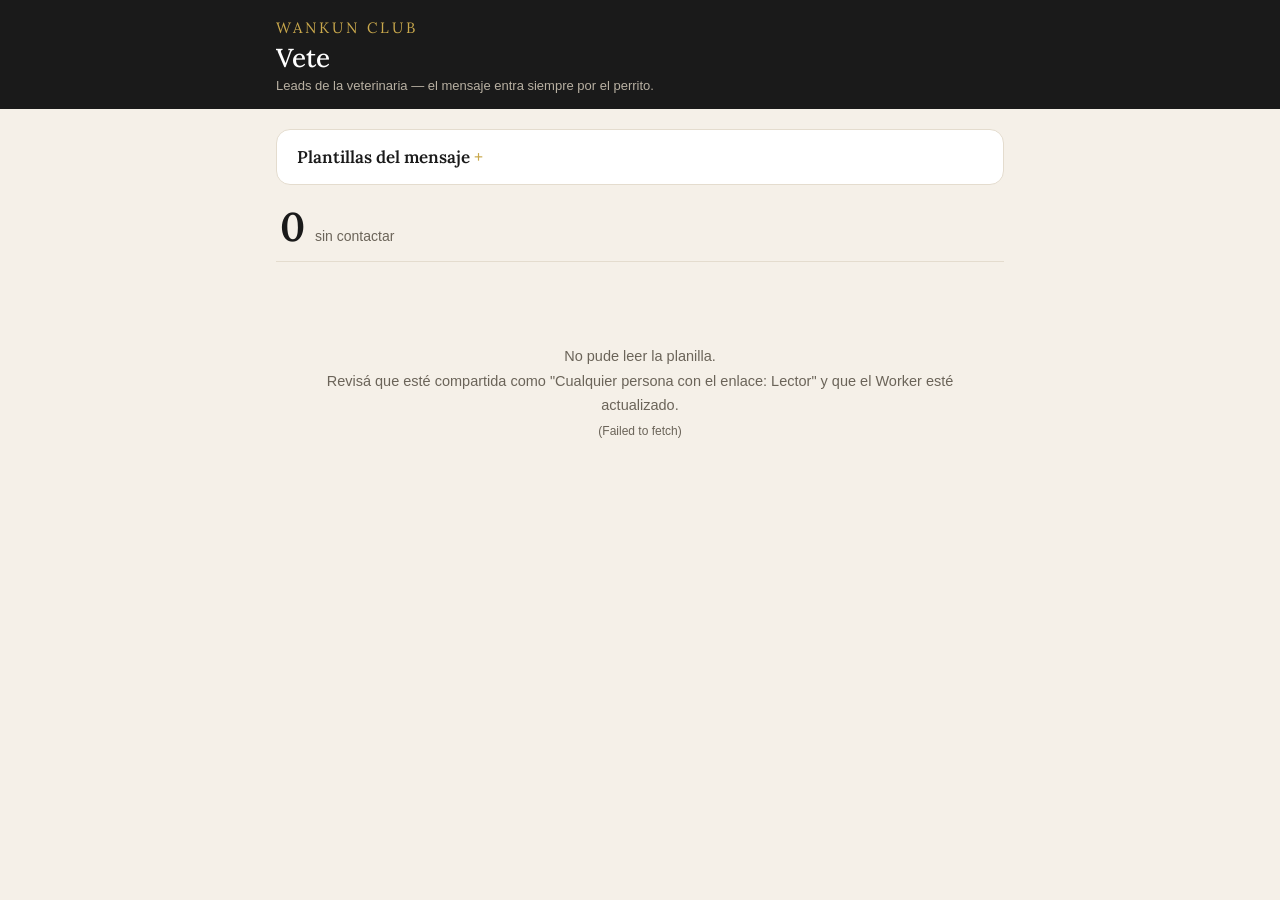
<file: vete.html>
<!DOCTYPE html>
<html lang="es">
<head>
<meta charset="UTF-8">
<meta name="viewport" content="width=device-width, initial-scale=1.0">
<title>VETE — Wankun Club</title>
<link rel="preconnect" href="https://fonts.googleapis.com">
<link href="https://fonts.googleapis.com/css2?family=Lora:ital,wght@0,400;0,500;0,600;1,400&display=swap" rel="stylesheet">
<style>
  :root {
    --crema: #F5F0E8;
    --negro: #1A1A1A;
    --dorado: #C9A84C;
    --gris: #6B6459;
    --blanco: #FFFFFF;
    --borde: #E4DCCE;
    --verde: #1F7A4D;
  }
  * { margin: 0; padding: 0; box-sizing: border-box; }
  body {
    background: var(--crema);
    color: var(--negro);
    font-family: -apple-system, BlinkMacSystemFont, "Segoe UI", Roboto, sans-serif;
    min-height: 100vh;
  }
  a { color: inherit; }

  header { background: var(--negro); padding: 18px 20px 16px; }
  .marca {
    font-family: 'Lora', serif;
    color: var(--dorado);
    font-size: 15px;
    letter-spacing: 3px;
    text-transform: uppercase;
  }
  .titulo {
    font-family: 'Lora', serif;
    color: var(--blanco);
    font-size: 26px;
    font-weight: 500;
    margin-top: 4px;
  }
  .subtitulo { color: #B8B0A2; font-size: 13px; margin-top: 4px; }

  .contenedor { max-width: 760px; margin: 0 auto; padding: 0 16px 60px; }

  .plantilla {
    background: var(--blanco);
    border: 1px solid var(--borde);
    border-radius: 14px;
    margin-top: 20px;
    overflow: hidden;
  }
  .plantilla summary {
    cursor: pointer;
    padding: 16px 20px;
    font-family: 'Lora', serif;
    font-size: 17px;
    font-weight: 600;
    list-style: none;
  }
  .plantilla summary::-webkit-details-marker { display: none; }
  .plantilla summary::after { content: " +"; color: var(--dorado); }
  .plantilla[open] summary::after { content: " –"; color: var(--dorado); }
  .plantilla-cuerpo { padding: 0 20px 20px; }
  .plantilla label {
    display: block;
    font-size: 11px;
    letter-spacing: 2px;
    text-transform: uppercase;
    color: var(--dorado);
    font-weight: 600;
    margin: 14px 0 6px;
  }
  .plantilla .ayuda {
    font-size: 13px;
    color: var(--gris);
    line-height: 1.6;
    margin-top: 12px;
  }
  .plantilla .ayuda code {
    background: var(--crema);
    border: 1px solid var(--borde);
    border-radius: 5px;
    padding: 1px 6px;
    font-size: 12px;
  }
  .botones { display: flex; gap: 10px; margin-top: 14px; flex-wrap: wrap; }
  .btn-sec {
    border: 1px solid var(--negro);
    background: var(--blanco);
    color: var(--negro);
    font-size: 14px;
    font-weight: 600;
    padding: 11px 18px;
    border-radius: 10px;
    cursor: pointer;
    font-family: inherit;
  }
  .btn-prim {
    border: none;
    background: var(--negro);
    color: var(--dorado);
    font-size: 14px;
    font-weight: 600;
    padding: 11px 18px;
    border-radius: 10px;
    cursor: pointer;
    font-family: inherit;
  }
  .guardado { color: var(--verde); font-size: 13px; align-self: center; }

  .resumen {
    display: flex;
    align-items: baseline;
    gap: 10px;
    padding: 22px 4px 14px;
    border-bottom: 1px solid var(--borde);
  }
  .resumen .num { font-family: 'Lora', serif; font-size: 40px; font-weight: 600; line-height: 1; }
  .resumen .txt { font-size: 14px; color: var(--gris); }

  .filtros { display: flex; gap: 8px; flex-wrap: wrap; padding: 16px 0; }
  .filtro {
    border: 1px solid var(--borde);
    background: var(--blanco);
    color: var(--negro);
    font-size: 13px;
    padding: 7px 14px;
    border-radius: 100px;
    cursor: pointer;
    font-family: inherit;
  }
  .filtro.activo { background: var(--negro); color: var(--crema); border-color: var(--negro); }
  .filtro:focus-visible { outline: 2px solid var(--dorado); outline-offset: 2px; }

  .tarjeta {
    background: var(--blanco);
    border: 1px solid var(--borde);
    border-radius: 14px;
    padding: 20px;
    margin-bottom: 14px;
  }
  .fila-sup { display: flex; justify-content: space-between; align-items: flex-start; gap: 12px; }
  .cejilla {
    font-size: 11px;
    letter-spacing: 2px;
    text-transform: uppercase;
    color: var(--dorado);
    font-weight: 600;
  }
  .animal { font-family: 'Lora', serif; font-size: 30px; font-weight: 600; line-height: 1.15; margin-top: 2px; }
  .estado {
    font-size: 11px;
    letter-spacing: 1px;
    text-transform: uppercase;
    padding: 5px 10px;
    border-radius: 100px;
    white-space: nowrap;
    border: 1px solid var(--borde);
    color: var(--gris);
    background: var(--crema);
  }
  .estado.sin-contactar { background: var(--negro); color: var(--dorado); border-color: var(--negro); }
  .estado.respondio { background: #EAF4EE; color: var(--verde); border-color: #CBE3D4; }

  .datos { margin-top: 12px; font-size: 14.5px; line-height: 1.65; color: var(--negro); }
  .datos .cliente { font-weight: 600; }
  .datos .suave { color: var(--gris); }
  .notas { margin-top: 8px; font-size: 13.5px; color: var(--gris); font-style: italic; font-family: 'Lora', serif; }

  .msj {
    width: 100%;
    margin-top: 6px;
    padding: 12px;
    border: 1px solid var(--borde);
    border-radius: 10px;
    background: var(--crema);
    color: var(--negro);
    font-family: inherit;
    font-size: 14px;
    line-height: 1.6;
    min-height: 130px;
    resize: vertical;
  }
  .msj:focus { outline: 2px solid var(--dorado); outline-offset: 1px; }

  .btn-wsp {
    display: block;
    width: 100%;
    margin-top: 10px;
    background: var(--negro);
    color: var(--dorado);
    text-align: center;
    text-decoration: none;
    font-size: 15px;
    font-weight: 600;
    letter-spacing: 0.5px;
    padding: 14px;
    border-radius: 10px;
    border: none;
    cursor: pointer;
    font-family: inherit;
  }
  .btn-wsp:focus-visible { outline: 2px solid var(--dorado); outline-offset: 2px; }
  @media (hover: hover) { .btn-wsp:hover { background: #000; } }
  .btn-wsp.deshabilitado { background: var(--borde); color: var(--gris); cursor: default; }

  .aviso, .vacio {
    text-align: center;
    color: var(--gris);
    font-size: 14.5px;
    padding: 50px 20px;
    line-height: 1.7;
  }
  .vacio strong { font-family: 'Lora', serif; font-size: 18px; color: var(--negro); display: block; margin-bottom: 6px; }

  @media (prefers-reduced-motion: no-preference) {
    .tarjeta { animation: aparecer .25s ease both; }
    @keyframes aparecer { from { opacity: 0; transform: translateY(6px); } to { opacity: 1; transform: none; } }
  }
</style>
</head>
<body>

<header>
  <div class="contenedor" style="padding-bottom:0">
    <div class="marca">Wankun Club</div>
    <div class="titulo">Vete</div>
    <div class="subtitulo">Leads de la veterinaria — el mensaje entra siempre por el perrito.</div>
  </div>
</header>

<div class="contenedor">

  <details class="plantilla">
    <summary>Plantillas del mensaje</summary>
    <div class="plantilla-cuerpo">
      <label for="tpl-perro">Perro adulto</label>
      <textarea class="msj" id="tpl-perro" spellcheck="false"></textarea>
      <label for="tpl-perro-cachorro">Perro cachorro</label>
      <textarea class="msj" id="tpl-perro-cachorro" spellcheck="false"></textarea>
      <label for="tpl-gato">Gato adulto</label>
      <textarea class="msj" id="tpl-gato" spellcheck="false"></textarea>
      <label for="tpl-gato-bebe">Gato bebé</label>
      <textarea class="msj" id="tpl-gato-bebe" spellcheck="false"></textarea>
      <div class="ayuda">
        Comodines que se reemplazan solos en cada tarjeta:
        <code>{nombre}</code> primer nombre del cliente ·
        <code>{perrito}</code> nombre del animal.
      </div>
      <div class="botones">
        <button class="btn-prim" id="btn-guardar">Guardar plantillas</button>
        <button class="btn-sec" id="btn-restaurar">Restaurar originales</button>
        <span class="guardado" id="txt-guardado"></span>
      </div>
    </div>
  </details>

  <div class="resumen" id="resumen" hidden>
    <span class="num" id="num-pendientes">0</span>
    <span class="txt">sin contactar</span>
  </div>

  <div class="filtros" id="filtros" hidden></div>

  <div id="lista"><div class="aviso">Cargando leads…</div></div>
</div>

<script>
const WORKER_URL = "https://cool-meadow-3b33.wankun-petshop.workers.dev/?sheet=" + encodeURIComponent("Leads Vete");
const WEBHOOK_URL = "https://script.google.com/macros/s/AKfycbwjDT3c4FMMkz94gsxPo1I5X0ZyB0UMoBOmkhfdwZ-0KK2h-39rnOUH4XmW6Ys8jGos/exec";
const WEBHOOK_TOKEN = "wankun_vete_2026";
const FILTROS = ["Todos", "Sin contactar", "Contactado", "Respondió", "Wankun Vete"];
const CLAVE_PLANTILLAS = "wankun_vete_plantillas_v2";

const PLANTILLAS_ORIGINALES = {
  perro: "Hola {nombre}, te saluda Nacho de Wankun Club. Trabajamos con la veterinaria y por eso tengo tu contacto. {perrito} estuvo por la vete en estos días, gracias por confiar en nosotros. Queríamos que sepas que nos ocupamos de la alimentación de los perritos: entregamos el alimento en el día y lo acompañamos con Snacks Naturales de Filan.",
  perro_cachorro: "Hola {nombre}, te saluda Nacho de Wankun Club. Trabajamos con la veterinaria y por eso tengo tu contacto. {perrito} estuvo por la vete en estos días, gracias por confiar en nosotros. Queríamos que sepas que nos ocupamos de la alimentación de los perritos: entregamos el alimento en el día ajustando las cantidades a medida que crece, y lo acompañamos con Snacks Naturales de Filan.",
  gato: "Hola {nombre}, te saluda Nacho de Wankun Club. Trabajamos con la veterinaria y por eso tengo tu contacto. {perrito} estuvo por la vete en estos días, gracias por confiar en nosotros. Queríamos que sepas que nos ocupamos de la alimentación de los gatitos y entregamos el alimento en el día.",
  gato_bebe: "Hola {nombre}, te saluda Nacho de Wankun Club. Trabajamos con la veterinaria y por eso tengo tu contacto. {perrito} estuvo por la vete en estos días, gracias por confiar en nosotros. Queríamos que sepas que nos ocupamos de la alimentación de los gatitos, entregamos el alimento en el día y vamos ajustando las cantidades a medida que crece."
};

const IDS = {
  perro: "tpl-perro",
  perro_cachorro: "tpl-perro-cachorro",
  gato: "tpl-gato",
  gato_bebe: "tpl-gato-bebe"
};

let plantillas = cargarPlantillas();
let leads = [];
let filtroActivo = "Sin contactar";

function cargarPlantillas() {
  try {
    const g = JSON.parse(localStorage.getItem(CLAVE_PLANTILLAS));
    if (g && g.perro && g.perro_cachorro && g.gato && g.gato_bebe) return g;
  } catch (e) {}
  return { ...PLANTILLAS_ORIGINALES };
}

function guardarPlantillas() {
  const nuevas = {};
  for (const k in IDS) {
    const v = document.getElementById(IDS[k]).value.trim();
    nuevas[k] = v || PLANTILLAS_ORIGINALES[k];
  }
  plantillas = nuevas;
  try { localStorage.setItem(CLAVE_PLANTILLAS, JSON.stringify(plantillas)); } catch (e) {}
  avisarGuardado("Guardadas — aplicadas a todas las tarjetas");
  render();
}

function restaurarPlantillas() {
  plantillas = { ...PLANTILLAS_ORIGINALES };
  try { localStorage.removeItem(CLAVE_PLANTILLAS); } catch (e) {}
  pintarPlantillas();
  avisarGuardado("Originales restauradas");
  render();
}

function pintarPlantillas() {
  for (const k in IDS) document.getElementById(IDS[k]).value = plantillas[k];
}

let timerGuardado = null;
function avisarGuardado(txt) {
  const el = document.getElementById("txt-guardado");
  el.textContent = txt;
  clearTimeout(timerGuardado);
  timerGuardado = setTimeout(() => { el.textContent = ""; }, 3000);
}

function parseCSV(texto) {
  const filas = [];
  let fila = [], campo = "", entreComillas = false;
  for (let i = 0; i < texto.length; i++) {
    const c = texto[i];
    if (entreComillas) {
      if (c === '"') {
        if (texto[i + 1] === '"') { campo += '"'; i++; }
        else entreComillas = false;
      } else campo += c;
    } else {
      if (c === '"') entreComillas = true;
      else if (c === ",") { fila.push(campo); campo = ""; }
      else if (c === "\n" || c === "\r") {
        if (c === "\r" && texto[i + 1] === "\n") i++;
        fila.push(campo); campo = "";
        if (fila.some(v => v.trim() !== "")) filas.push(fila);
        fila = [];
      } else campo += c;
    }
  }
  fila.push(campo);
  if (fila.some(v => v.trim() !== "")) filas.push(fila);
  return filas;
}

function telefonoWa(tel) {
  let d = (tel || "").replace(/\D/g, "");
  if (!d) return null;
  if (d.startsWith("549")) return d;
  if (d.startsWith("54")) return "549" + d.slice(2);
  if (d.startsWith("0")) d = d.slice(1);
  d = d.replace(/^15/, "");
  return "549" + d;
}

function esBebe(edad) {
  const e = (edad || "").toLowerCase();
  if (e.includes("mes") || e.includes("semana")) return true;
  const n = parseFloat(e.replace(",", "."));
  return !isNaN(n) && n < 1;
}

function elegirPlantilla(l) {
  const gato = (l.especie || "").toLowerCase().includes("gat");
  const bebe = esBebe(l.edad);
  if (gato && bebe) return plantillas.gato_bebe;
  if (gato) return plantillas.gato;
  if (bebe) return plantillas.perro_cachorro;
  return plantillas.perro;
}

function armarMensaje(l) {
  const nombreCliente = (l.cliente || "").trim().split(/\s+/)[0] || "";
  const animal = (l.animal || "").trim();
  const tpl = elegirPlantilla(l);

  let m = tpl
    .split("{nombre}").join(nombreCliente)
    .split("{perrito}").join(animal);

  m = m.replace(/Hola\s+,/, "Hola,").replace(/\s{2,}/g, " ");
  return m;
}

function claseEstado(estado) {
  const e = (estado || "").toLowerCase();
  if (e.startsWith("sin")) return "sin-contactar";
  if (e.startsWith("respond")) return "respondio";
  return "";
}

function esc(t) {
  return (t || "").replace(/[&<>"']/g, c => ({ "&": "&amp;", "<": "&lt;", ">": "&gt;", '"': "&quot;", "'": "&#39;" }[c]));
}

function render() {
  const lista = document.getElementById("lista");
  const visibles = leads
    .map((l, i) => ({ ...l, _i: i }))
    .filter(l => filtroActivo === "Todos" || (l.estado || "Sin contactar").trim().toLowerCase() === filtroActivo.toLowerCase());

  document.getElementById("num-pendientes").textContent =
    leads.filter(l => (l.estado || "Sin contactar").trim().toLowerCase().startsWith("sin")).length;
  document.getElementById("resumen").hidden = false;

  if (!visibles.length) {
    lista.innerHTML = `<div class="vacio"><strong>Nada por acá</strong>No hay leads con estado "${esc(filtroActivo)}". A medida que Diego cargue ingresos en la planilla, aparecen solos.</div>`;
    return;
  }

  lista.innerHTML = visibles.map(l => {
    const wa = telefonoWa(l.telefono);
    const edad = l.edad ? ` · ${esc(l.edad)}` : "";
    const especie = esc(l.especie || "—");
    const boton = wa
      ? `<button class="btn-wsp" data-i="${l._i}" data-tel="${wa}">Escribir por ${esc((l.animal || "el perrito").trim())}</button>`
      : `<div class="btn-wsp deshabilitado">Sin teléfono cargado</div>`;
    return `
      <div class="tarjeta">
        <div class="fila-sup">
          <div>
            <div class="cejilla">${especie}${edad}</div>
            <div class="animal">${esc(l.animal || "Sin nombre")}</div>
          </div>
          <span class="estado ${claseEstado(l.estado)}">${esc(l.estado || "Sin contactar")}</span>
        </div>
        <div class="datos">
          <span class="cliente">${esc(l.cliente || "—")}</span>
          <span class="suave"> · ${esc(l.telefono || "sin teléfono")}</span><br>
          <span class="suave">${esc(l.direccion || "")}${l.direccion && l.fecha ? " · " : ""}${esc(l.fecha || "")}</span>
        </div>
        ${l.notas ? `<div class="notas">${esc(l.notas)}</div>` : ""}
        <textarea class="msj" id="msj-${l._i}" spellcheck="false" style="margin-top:14px">${esc(armarMensaje(l))}</textarea>
        ${boton}
      </div>`;
  }).join("");

  lista.querySelectorAll("button.btn-wsp").forEach(b => b.addEventListener("click", () => {
    const texto = document.getElementById("msj-" + b.dataset.i).value;
    const idx = parseInt(b.dataset.i, 10);
    const lead = leads[idx];
    // 1. Abrir WhatsApp — la acción principal, siempre
    window.open("https://wa.me/" + b.dataset.tel + "?text=" + encodeURIComponent(texto), "_blank");
    // 2. Marcar como Contactado en la planilla (fire-and-forget)
    marcarContactado(lead, b);
  }));
}

async function marcarContactado(lead, boton) {
  if (!lead || !lead.telefono) return;
  const yaEstaba = (lead.estado || "").toLowerCase();
  // No pisar estados posteriores ni repetir si ya está en Contactado
  if (yaEstaba.startsWith("respond") || yaEstaba.includes("wankun") || yaEstaba.startsWith("contact")) return;
  // Actualización optimista: cambio el estado en memoria y re-renderizo
  lead.estado = "Contactado";
  render();
  try {
    await fetch(WEBHOOK_URL, {
      method: "POST",
      headers: { "Content-Type": "text/plain;charset=utf-8" },
      body: JSON.stringify({ token: WEBHOOK_TOKEN, telefono: lead.telefono })
    });
  } catch (e) {
    // Si falla, revierto el estado local para no engañar al usuario
    lead.estado = "Sin contactar";
    render();
    console.error("No se pudo marcar como Contactado en la planilla:", e);
  }
}

function armarFiltros() {
  const cont = document.getElementById("filtros");
  cont.hidden = false;
  cont.innerHTML = FILTROS.map(f =>
    `<button class="filtro ${f === filtroActivo ? "activo" : ""}" data-f="${f}">${f}</button>`
  ).join("");
  cont.querySelectorAll(".filtro").forEach(b => b.addEventListener("click", () => {
    filtroActivo = b.dataset.f;
    armarFiltros();
    render();
  }));
}

async function cargar() {
  try {
    const res = await fetch(WORKER_URL);
    if (!res.ok) throw new Error("HTTP " + res.status);
    const filas = parseCSV(await res.text());
    if (filas.length < 2) throw new Error("vacía");

    leads = filas.slice(1)
      .map(f => ({
        fecha: (f[0] || "").trim(),
        cliente: (f[1] || "").trim(),
        direccion: (f[2] || "").trim(),
        telefono: (f[3] || "").trim(),
        especie: (f[4] || "").trim(),
        animal: (f[5] || "").trim(),
        edad: (f[6] || "").trim(),
        estado: (f[7] || "").trim(),
        notas: (f[8] || "").trim(),
      }))
      .filter(l => l.cliente || l.animal || l.telefono)
      .reverse();

    armarFiltros();
    render();
  } catch (e) {
    document.getElementById("lista").innerHTML =
      `<div class="aviso">No pude leer la planilla.<br>Revisá que esté compartida como "Cualquier persona con el enlace: Lector" y que el Worker esté actualizado.<br><span style="font-size:12px">(${esc(e.message)})</span></div>`;
  }
}

pintarPlantillas();
document.getElementById("btn-guardar").addEventListener("click", guardarPlantillas);
document.getElementById("btn-restaurar").addEventListener("click", restaurarPlantillas);
cargar();
</script>
</body>
</html>
</file>
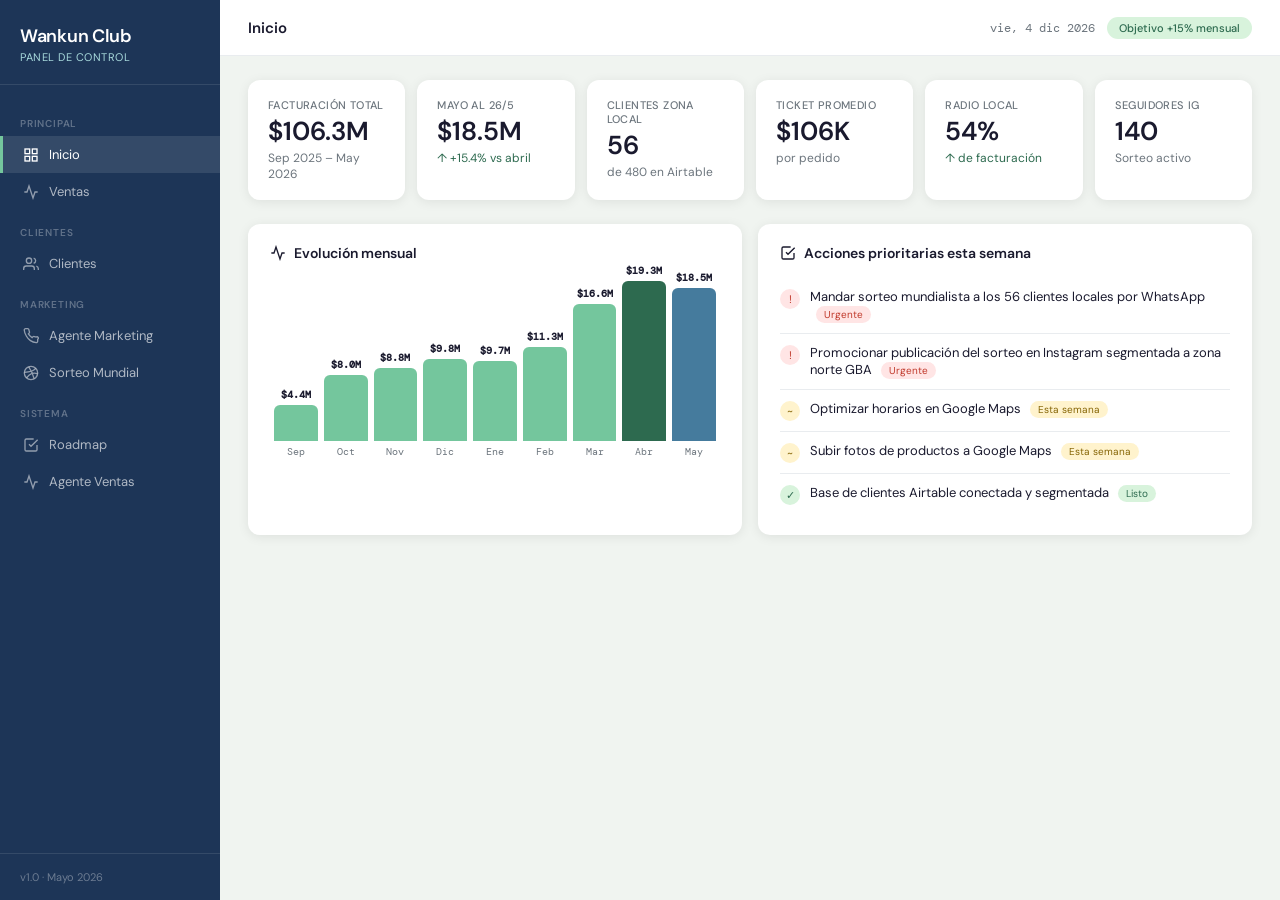
<file: wankun_panel (5).html>
<!DOCTYPE html>
<html lang="es">
<head>
<meta charset="UTF-8">
<meta name="viewport" content="width=device-width, initial-scale=1.0">
<title>Wankun Club — Panel de Control</title>
<link href="https://fonts.googleapis.com/css2?family=DM+Sans:wght@300;400;500;600&family=DM+Mono:wght@400;500&display=swap" rel="stylesheet">
<style>
:root{
  --verde:#2d6a4f;--verde-claro:#74c69d;--verde-bg:#d8f3dc;
  --azul:#1d3557;--azul-med:#457b9d;--azul-claro:#a8dadc;
  --gris:#f8f9fa;--gris-med:#e9ecef;--gris-dark:#6c757d;
  --texto:#1a1a2e;--blanco:#ffffff;
  --radio:12px;--sombra:0 2px 12px rgba(0,0,0,.08);
}
*{box-sizing:border-box;margin:0;padding:0}
body{font-family:'DM Sans',sans-serif;background:#f0f4f0;color:var(--texto);min-height:100vh}

/* SIDEBAR */
.sidebar{position:fixed;top:0;left:0;width:220px;height:100vh;background:var(--azul);padding:0;z-index:100;display:flex;flex-direction:column}
.sidebar-logo{padding:24px 20px 20px;border-bottom:1px solid rgba(255,255,255,.1)}
.logo-text{font-size:18px;font-weight:600;color:#fff;letter-spacing:-.3px}
.logo-sub{font-size:11px;color:var(--azul-claro);margin-top:2px;letter-spacing:.5px;text-transform:uppercase}
.nav{padding:16px 0;flex:1}
.nav-item{display:flex;align-items:center;gap:10px;padding:10px 20px;cursor:pointer;font-size:13px;color:rgba(255,255,255,.65);transition:all .15s;border-left:3px solid transparent}
.nav-item:hover{color:#fff;background:rgba(255,255,255,.07)}
.nav-item.active{color:#fff;background:rgba(255,255,255,.1);border-left-color:var(--verde-claro)}
.nav-item svg{width:16px;height:16px;flex-shrink:0;opacity:.8}
.nav-item.active svg{opacity:1}
.nav-section{font-size:10px;font-weight:600;color:rgba(255,255,255,.3);padding:16px 20px 6px;text-transform:uppercase;letter-spacing:.8px}
.sidebar-footer{padding:16px 20px;border-top:1px solid rgba(255,255,255,.1);font-size:11px;color:rgba(255,255,255,.35)}

/* MAIN */
.main{margin-left:220px;min-height:100vh}
.topbar{background:var(--blanco);border-bottom:1px solid var(--gris-med);padding:0 28px;height:56px;display:flex;align-items:center;justify-content:space-between;position:sticky;top:0;z-index:50}
.topbar-title{font-size:15px;font-weight:600;color:var(--texto)}
.topbar-right{display:flex;align-items:center;gap:12px}
.fecha{font-size:12px;color:var(--gris-dark);font-family:'DM Mono',monospace}
.objetivo-pill{font-size:11px;padding:4px 12px;border-radius:20px;background:var(--verde-bg);color:var(--verde);font-weight:500}

.content{padding:24px 28px}

/* PÁGINA */
.page{display:none}
.page.active{display:block}

/* MÉTRICAS */
.metrics-grid{display:grid;grid-template-columns:repeat(auto-fit,minmax(150px,1fr));gap:12px;margin-bottom:24px}
.metric{background:var(--blanco);border-radius:var(--radio);padding:18px 20px;box-shadow:var(--sombra)}
.metric-label{font-size:11px;color:var(--gris-dark);font-weight:500;text-transform:uppercase;letter-spacing:.4px;margin-bottom:6px}
.metric-value{font-size:26px;font-weight:600;color:var(--texto);line-height:1}
.metric-delta{font-size:12px;margin-top:6px}
.delta-up{color:var(--verde)}
.delta-neutral{color:var(--gris-dark)}

/* CARDS */
.card{background:var(--blanco);border-radius:var(--radio);padding:20px 22px;box-shadow:var(--sombra);margin-bottom:16px}
.card-title{font-size:14px;font-weight:600;color:var(--texto);margin-bottom:16px;display:flex;align-items:center;gap:8px}
.card-grid{display:grid;grid-template-columns:1fr 1fr;gap:16px}

/* TABLA CLIENTES */
.table-wrap{border:1px solid var(--gris-med);border-radius:8px;overflow:hidden}
.table-head{display:grid;grid-template-columns:1fr 120px 130px 90px 80px;gap:0;background:var(--gris);padding:8px 14px;font-size:11px;font-weight:600;color:var(--gris-dark);text-transform:uppercase;letter-spacing:.4px}
.table-row{display:grid;grid-template-columns:1fr 120px 130px 90px 80px;gap:0;padding:9px 14px;border-top:1px solid var(--gris-med);font-size:13px;align-items:center;transition:background .1s}
.table-row:hover{background:var(--gris)}
.local-tag{font-size:10px;padding:2px 8px;border-radius:20px;background:var(--verde-bg);color:var(--verde);font-weight:500}
.fuera-tag{font-size:10px;padding:2px 8px;border-radius:20px;background:var(--gris-med);color:var(--gris-dark)}
.wa-link{font-size:11px;padding:4px 10px;border-radius:6px;background:var(--verde-bg);color:var(--verde);font-weight:500;text-decoration:none;border:none;cursor:pointer}
.wa-link:hover{background:#b7e4c7}
.table-body{max-height:380px;overflow-y:auto}

/* FILTROS */
.filtros{display:flex;gap:10px;flex-wrap:wrap;margin-bottom:16px}
.filtro-group{display:flex;flex-direction:column;gap:4px}
.filtro-group label{font-size:11px;color:var(--gris-dark);font-weight:500}
.filtro-group select,.filtro-group input{padding:7px 10px;border:1px solid var(--gris-med);border-radius:8px;font-size:13px;font-family:'DM Sans',sans-serif;background:var(--blanco);color:var(--texto)}
.filtro-group select:focus,.filtro-group input:focus{outline:none;border-color:var(--verde-claro)}

/* BOTONES */
.btn{padding:8px 16px;border-radius:8px;border:1px solid var(--gris-med);background:var(--blanco);cursor:pointer;font-size:13px;font-family:'DM Sans',sans-serif;font-weight:500;color:var(--texto);transition:all .15s}
.btn:hover{background:var(--gris);border-color:#ccc}
.btn-primary{background:var(--verde);color:#fff;border-color:var(--verde)}
.btn-primary:hover{background:var(--azul)}
.btn-row{display:flex;gap:8px;flex-wrap:wrap}

/* CONEXIÓN */
.conn-card{background:var(--blanco);border-radius:var(--radio);padding:20px 22px;box-shadow:var(--sombra);margin-bottom:20px}
.conn-row{display:flex;gap:10px;align-items:center}
.conn-row input{flex:1;padding:9px 12px;border:1px solid var(--gris-med);border-radius:8px;font-size:13px;font-family:'DM Mono',monospace}
.conn-row input:focus{outline:none;border-color:var(--verde-claro)}
.conn-status{font-size:12px;padding:4px 12px;border-radius:20px;font-weight:500}
.conn-ok{background:var(--verde-bg);color:var(--verde)}
.conn-err{background:#ffe5e5;color:#c0392b}
.conn-loading{background:#e8f4fd;color:var(--azul-med)}

/* CHAT MARKETING */
.chat-wrap{background:var(--blanco);border-radius:var(--radio);box-shadow:var(--sombra);overflow:hidden}
.chat-msgs{padding:16px;height:340px;overflow-y:auto;display:flex;flex-direction:column;gap:12px;background:#f8faf8}
.msg{display:flex;gap:10px;align-items:flex-start}
.msg.user{flex-direction:row-reverse}
.msg-av{width:32px;height:32px;border-radius:50%;display:flex;align-items:center;justify-content:center;font-size:12px;font-weight:600;flex-shrink:0}
.msg.agent .msg-av{background:var(--azul);color:#fff}
.msg.user .msg-av{background:var(--verde);color:#fff}
.msg-bubble{padding:10px 14px;border-radius:12px;font-size:13px;line-height:1.6;max-width:85%}
.msg.agent .msg-bubble{background:var(--blanco);border:1px solid var(--gris-med);border-radius:4px 12px 12px 12px}
.msg.user .msg-bubble{background:var(--verde);color:#fff;border-radius:12px 4px 12px 12px}
.typing-dots{display:flex;gap:4px;padding:4px 0}
.typing-dots span{width:6px;height:6px;border-radius:50%;background:var(--gris-dark);animation:blink 1.2s infinite}
.typing-dots span:nth-child(2){animation-delay:.2s}
.typing-dots span:nth-child(3){animation-delay:.4s}
@keyframes blink{0%,80%,100%{opacity:.2}40%{opacity:1}}
.chat-input-area{display:flex;gap:8px;padding:12px 16px;border-top:1px solid var(--gris-med);background:var(--blanco)}
.chat-input-area textarea{flex:1;resize:none;border:1px solid var(--gris-med);border-radius:8px;padding:8px 12px;font-size:13px;font-family:'DM Sans',sans-serif;height:40px;line-height:1.5}
.chat-input-area textarea:focus{outline:none;border-color:var(--verde-claro)}

/* QUICK BTNS */
.quick-grid{display:grid;grid-template-columns:repeat(auto-fit,minmax(200px,1fr));gap:8px;margin-top:16px}
.quick-btn{padding:10px 14px;border-radius:8px;border:1px solid var(--gris-med);background:var(--blanco);cursor:pointer;font-size:12px;font-family:'DM Sans',sans-serif;color:var(--texto);text-align:left;line-height:1.4;transition:all .15s}
.quick-btn:hover{background:var(--verde-bg);border-color:var(--verde-claro);color:var(--verde)}

/* VENTAS CHART */
.chart-container{position:relative;height:220px;width:100%}
.bar-chart{display:flex;align-items:flex-end;gap:6px;height:180px;padding:0 4px}
.bar-wrap{flex:1;display:flex;flex-direction:column;align-items:center;gap:4px}
.bar{width:100%;border-radius:6px 6px 0 0;transition:opacity .2s;cursor:default;position:relative}
.bar:hover{opacity:.85}
.bar-label{font-size:10px;color:var(--gris-dark);font-family:'DM Mono',monospace;text-align:center}
.bar-val{font-size:10px;color:var(--texto);font-weight:600;font-family:'DM Mono',monospace;text-align:center}

/* CHECKLIST */
.checklist{list-style:none}
.check-item{display:flex;align-items:flex-start;gap:10px;padding:10px 0;border-bottom:1px solid var(--gris-med);font-size:13px}
.check-item:last-child{border-bottom:none}
.check-dot{width:20px;height:20px;border-radius:50%;display:flex;align-items:center;justify-content:center;font-size:11px;flex-shrink:0;margin-top:1px}
.dot-ok{background:var(--verde-bg);color:var(--verde)}
.dot-warn{background:#fff3cd;color:#856404}
.dot-bad{background:#ffe5e5;color:#c0392b}
.check-tag{display:inline-block;font-size:10px;padding:2px 8px;border-radius:20px;margin-left:6px}
.tag-ok{background:var(--verde-bg);color:var(--verde)}
.tag-warn{background:#fff3cd;color:#856404}
.tag-bad{background:#ffe5e5;color:#c0392b}

/* ROADMAP */
.rm-list{display:flex;flex-direction:column;gap:8px}
.rm-item{display:flex;align-items:flex-start;gap:12px;padding:12px 14px;border-radius:8px;background:var(--gris)}
.rm-num{width:26px;height:26px;border-radius:50%;display:flex;align-items:center;justify-content:center;font-size:12px;font-weight:600;flex-shrink:0}
.rm-done{background:var(--verde-bg);color:var(--verde)}
.rm-next{background:#dbeafe;color:#1d4ed8}
.rm-future{background:var(--gris-med);color:var(--gris-dark)}
.rm-text{font-size:13px;font-weight:500;color:var(--texto)}
.rm-sub{font-size:11px;color:var(--gris-dark);margin-top:2px}

/* MENSAJE SORTEO */
.msg-template{background:var(--gris);border:1px solid var(--gris-med);border-radius:8px;padding:14px;font-size:13px;line-height:1.7;white-space:pre-wrap;margin-bottom:12px;font-family:'DM Sans',sans-serif}

@media(max-width:768px){
  .sidebar{width:100%;height:56px;flex-direction:row;position:fixed;top:0}
  .main{margin-left:0;margin-top:56px}
  .nav{display:flex;flex-direction:row;padding:0;overflow-x:auto}
  .nav-section{display:none}
  .sidebar-footer{display:none}
  .sidebar-logo{padding:0 16px;display:flex;align-items:center;border-bottom:none;border-right:1px solid rgba(255,255,255,.1)}
  .table-head,.table-row{grid-template-columns:1fr 100px 110px 70px 70px}
  .card-grid{grid-template-columns:1fr}
}
</style>
</head>
<body>

<div class="sidebar">
  <div class="sidebar-logo">
    <div class="logo-text">Wankun Club</div>
    <div class="logo-sub">Panel de Control</div>
  </div>
  <nav class="nav">
    <div class="nav-section">Principal</div>
    <div class="nav-item active" onclick="irA('inicio')">
      <svg viewBox="0 0 24 24" fill="none" stroke="currentColor" stroke-width="2"><rect x="3" y="3" width="7" height="7"/><rect x="14" y="3" width="7" height="7"/><rect x="3" y="14" width="7" height="7"/><rect x="14" y="14" width="7" height="7"/></svg>
      Inicio
    </div>
    <div class="nav-item" onclick="irA('ventas')">
      <svg viewBox="0 0 24 24" fill="none" stroke="currentColor" stroke-width="2"><polyline points="22 12 18 12 15 21 9 3 6 12 2 12"/></svg>
      Ventas
    </div>
    <div class="nav-section">Clientes</div>
    <div class="nav-item" onclick="irA('clientes')">
      <svg viewBox="0 0 24 24" fill="none" stroke="currentColor" stroke-width="2"><path d="M17 21v-2a4 4 0 0 0-4-4H5a4 4 0 0 0-4 4v2"/><circle cx="9" cy="7" r="4"/><path d="M23 21v-2a4 4 0 0 0-3-3.87"/><path d="M16 3.13a4 4 0 0 1 0 7.75"/></svg>
      Clientes
    </div>
    <div class="nav-section">Marketing</div>
    <div class="nav-item" onclick="irA('marketing')">
      <svg viewBox="0 0 24 24" fill="none" stroke="currentColor" stroke-width="2"><path d="M22 16.92v3a2 2 0 0 1-2.18 2 19.79 19.79 0 0 1-8.63-3.07A19.5 19.5 0 0 1 4.99 12a19.79 19.79 0 0 1-3.07-8.67A2 2 0 0 1 3.92 1h3a2 2 0 0 1 2 1.72c.127.96.361 1.903.7 2.81a2 2 0 0 1-.45 2.11L8.09 8.91a16 16 0 0 0 5.61 5.61l1.27-1.27a2 2 0 0 1 2.11-.45c.907.339 1.85.573 2.81.7A2 2 0 0 1 22 16.92z"/></svg>
      Agente Marketing
    </div>
    <div class="nav-item" onclick="irA('sorteo')">
      <svg viewBox="0 0 24 24" fill="none" stroke="currentColor" stroke-width="2"><circle cx="12" cy="12" r="10"/><path d="M8.56 2.75c4.37 6.03 6.02 9.42 8.03 17.72m2.54-15.38c-3.72 4.35-8.94 5.66-16.88 5.85m19.5 1.9c-3.5-.93-6.63-.82-8.94 0-2.58.92-5.01 2.86-7.44 6.32"/></svg>
      Sorteo Mundial
    </div>
    <div class="nav-section">Sistema</div>
    <div class="nav-item" onclick="irA('roadmap')">
      <svg viewBox="0 0 24 24" fill="none" stroke="currentColor" stroke-width="2"><polyline points="9 11 12 14 22 4"/><path d="M21 12v7a2 2 0 0 1-2 2H5a2 2 0 0 1-2-2V5a2 2 0 0 1 2-2h11"/></svg>
      Roadmap
    </div>
    <div class="nav-item" onclick="irA('agente-ventas')">
      <svg viewBox="0 0 24 24" fill="none" stroke="currentColor" stroke-width="2"><path d="M22 12h-4l-3 9L9 3l-3 9H2"/></svg>
      Agente Ventas
    </div>
  </nav>
  <div class="sidebar-footer">v1.0 · Mayo 2026</div>
</div>

<div class="main">
  <div class="topbar">
    <span class="topbar-title" id="page-title">Inicio</span>
    <div class="topbar-right">
      <span class="fecha" id="fecha-hoy"></span>
      <span class="objetivo-pill">Objetivo +15% mensual</span>
    </div>
  </div>

  <div class="content">

    <!-- INICIO -->
    <div class="page active" id="page-inicio">
      <div class="metrics-grid">
        <div class="metric"><div class="metric-label">Facturación total</div><div class="metric-value">$106.3M</div><div class="metric-delta delta-neutral">Sep 2025 – May 2026</div></div>
        <div class="metric"><div class="metric-label">Mayo al 26/5</div><div class="metric-value">$18.5M</div><div class="metric-delta delta-up">↑ +15.4% vs abril</div></div>
        <div class="metric"><div class="metric-label">Clientes zona local</div><div class="metric-value">56</div><div class="metric-delta delta-neutral">de 480 en Airtable</div></div>
        <div class="metric"><div class="metric-label">Ticket promedio</div><div class="metric-value">$106K</div><div class="metric-delta delta-neutral">por pedido</div></div>
        <div class="metric"><div class="metric-label">Radio local</div><div class="metric-value">54%</div><div class="metric-delta delta-up">↑ de facturación</div></div>
        <div class="metric"><div class="metric-label">Seguidores IG</div><div class="metric-value">140</div><div class="metric-delta delta-neutral">Sorteo activo</div></div>
      </div>

      <div class="card-grid">
        <div class="card">
          <div class="card-title">
            <svg width="16" height="16" viewBox="0 0 24 24" fill="none" stroke="currentColor" stroke-width="2"><polyline points="22 12 18 12 15 21 9 3 6 12 2 12"/></svg>
            Evolución mensual
          </div>
          <div class="bar-chart" id="bar-chart-inicio"></div>
        </div>
        <div class="card">
          <div class="card-title">
            <svg width="16" height="16" viewBox="0 0 24 24" fill="none" stroke="currentColor" stroke-width="2"><polyline points="9 11 12 14 22 4"/><path d="M21 12v7a2 2 0 0 1-2 2H5a2 2 0 0 1-2-2V5a2 2 0 0 1 2-2h11"/></svg>
            Acciones prioritarias esta semana
          </div>
          <ul class="checklist">
            <li class="check-item"><div class="check-dot dot-bad">!</div><span>Mandar sorteo mundialista a los 56 clientes locales por WhatsApp <span class="check-tag tag-bad">Urgente</span></span></li>
            <li class="check-item"><div class="check-dot dot-bad">!</div><span>Promocionar publicación del sorteo en Instagram segmentada a zona norte GBA <span class="check-tag tag-bad">Urgente</span></span></li>
            <li class="check-item"><div class="check-dot dot-warn">~</div><span>Optimizar horarios en Google Maps <span class="check-tag tag-warn">Esta semana</span></span></li>
            <li class="check-item"><div class="check-dot dot-warn">~</div><span>Subir fotos de productos a Google Maps <span class="check-tag tag-warn">Esta semana</span></span></li>
            <li class="check-item"><div class="check-dot dot-ok">✓</div><span>Base de clientes Airtable conectada y segmentada <span class="check-tag tag-ok">Listo</span></span></li>
          </ul>
        </div>
      </div>
    </div>

    <!-- VENTAS -->
    <div class="page" id="page-ventas">
      <div class="metrics-grid">
        <div class="metric"><div class="metric-label">Mejor mes</div><div class="metric-value">Abril</div><div class="metric-delta delta-up">$19.3M</div></div>
        <div class="metric"><div class="metric-label">Crecimiento sep→abr</div><div class="metric-value">+344%</div><div class="metric-delta delta-up">↑ tracción real</div></div>
        <div class="metric"><div class="metric-label">Kilos vendidos</div><div class="metric-value">15.156</div><div class="metric-delta delta-neutral">total 9 meses</div></div>
        <div class="metric"><div class="metric-label">Royal Canin</div><div class="metric-value">~66%</div><div class="metric-delta delta-neutral">de facturación</div></div>
      </div>
      <div class="card">
        <div class="card-title">Facturación mensual (Sep 2025 – May 2026)</div>
        <div class="bar-chart" id="bar-chart-ventas"></div>
      </div>
      <div class="card-grid">
        <div class="card">
          <div class="card-title">Top zonas — facturación</div>
          <div id="zonas-bars"></div>
        </div>
        <div class="card">
          <div class="card-title">Top marcas</div>
          <div id="marcas-bars"></div>
        </div>
      </div>
    </div>

    <!-- CLIENTES -->
    <div class="page" id="page-clientes">
      <div class="conn-card">
        <div style="display:flex;align-items:center;gap:10px;margin-bottom:12px">
          <span style="font-size:14px;font-weight:600">Google Sheets</span>
          <span class="conn-status conn-err" id="cl-status">✗ Sin conectar</span>
        </div>
        <button class="btn btn-primary" onclick="conectarClientes()">Cargar clientes</button>
        <div style="font-size:11px;color:var(--gris-dark);margin-top:8px">📊 Lee directo de Google Sheets — sin token, gratis</div>
      </div>

      <div id="cl-panel" style="display:none">
        <div class="metrics-grid" id="cl-metrics"></div>
        <div class="card">
          <div class="filtros">
            <div class="filtro-group">
              <label>Zona</label>
              <select id="cl-zona" onchange="clFiltrar()">
                <option value="todas">Todas</option>
                <option value="local">Radio 15 km</option>
                <option value="fuera">Fuera del radio</option>
              </select>
            </div>
            <div class="filtro-group">
              <label>Localidad</label>
              <select id="cl-localidad" onchange="clFiltrar()">
                <option value="">Todas</option>
              </select>
            </div>
            <div class="filtro-group">
              <label>Teléfono</label>
              <select id="cl-tel" onchange="clFiltrar()">
                <option value="todos">Todos</option>
                <option value="contel">Con teléfono</option>
              </select>
            </div>
            <div class="filtro-group">
              <label>Ordenar</label>
              <select id="cl-orden" onchange="clFiltrar()">
                <option value="nombre">Nombre</option>
                <option value="localidad">Localidad</option>
              </select>
            </div>
          </div>
          <div style="display:flex;align-items:center;justify-content:space-between;margin-bottom:12px;flex-wrap:wrap;gap:8px">
            <span style="font-size:14px;font-weight:600" id="cl-title">Clientes</span>
            <div class="btn-row">
              <span style="font-size:12px;padding:4px 12px;border-radius:20px;background:#dbeafe;color:#1d4ed8;font-weight:500" id="cl-count">0</span>
              <button class="btn" onclick="clExportar()">⬇ CSV</button>
              <button class="btn btn-primary" onclick="toggleSorteoMsg()">👕 Mensaje sorteo</button>
            </div>
          </div>
          <div id="sorteo-msg-panel" style="display:none;margin-bottom:14px">
            <div class="msg-template" id="sorteo-msg-text">Hola [Nombre] 👋
¿Cómo está tu compañero peludo?

Te cuento que estamos sorteando 20 camisetas de la Selección Argentina para perros — 11 de junio a las 22hs 🇦🇷⚽

Para participar entrá a nuestro Instagram @wankunclub, seguinos y comentá con el talle y raza de tu perro.

¡Mucha suerte!</div>
            <button class="btn btn-primary" onclick="copiarMsg()">📋 Copiar mensaje</button>
          </div>
          <div class="table-wrap">
            <div class="table-head"><span>Nombre</span><span>Localidad</span><span>Teléfono</span><span>Artículo</span><span>WhatsApp</span></div>
            <div class="table-body" id="cl-table"><div style="padding:30px;text-align:center;color:var(--gris-dark);font-size:13px">Conectá Airtable para ver los clientes</div></div>
          </div>
        </div>
      </div>
    </div>

    <!-- MARKETING -->
    <div class="page" id="page-marketing">
      <div class="card">
        <div class="card-title">Agente de marketing — planificación semanal</div>
        <div class="chat-wrap">
          <div class="chat-msgs" id="mkt-msgs">
            <div class="msg agent">
              <div class="msg-av">WC</div>
              <div class="msg-bubble">Hola. Soy el agente de marketing de Wankun Club.<br><br>Mi trabajo es ayudarte a planificar cada semana para crecer dentro del radio de 15 km, manteniendo el objetivo de +15% mensual.<br><br><strong>¿Cómo estuvo esta semana?</strong> Contame brevemente.</div>
            </div>
          </div>
          <div class="chat-input-area">
            <textarea id="mkt-input" placeholder="Contame cómo estuvo la semana..." onkeydown="mktKey(event)" oninput="mktResize(this)"></textarea>
            <button class="btn btn-primary" onclick="mktSend()" style="height:40px;padding:0 14px">↑</button>
          </div>
        </div>
        <div class="quick-grid" style="margin-top:12px">
          <button class="quick-btn" onclick="mktQuick('Quiero planificar la semana que viene')">Planificar semana ↗</button>
          <button class="quick-btn" onclick="mktQuick('¿Qué publico en Instagram esta semana para captar clientes nuevos de la zona?')">Qué publicar en Instagram ↗</button>
          <button class="quick-btn" onclick="mktQuick('Dame una estrategia de WhatsApp para reactivar clientes que no compran hace más de 30 días')">Reactivar clientes por WA ↗</button>
          <button class="quick-btn" onclick="mktQuick('Estamos en $18.5M en mayo. ¿Qué necesitamos hacer esta semana para cerrar el mes arriba del objetivo?')">Cerrar mayo al objetivo ↗</button>
        </div>
      </div>
    </div>

    <!-- SORTEO -->
    <div class="page" id="page-sorteo">
      <div class="metrics-grid">
        <div class="metric"><div class="metric-label">Camisetas en sorteo</div><div class="metric-value">20</div><div class="metric-delta delta-neutral">varios talles</div></div>
        <div class="metric"><div class="metric-label">Fecha del sorteo</div><div class="metric-value">11 Jun</div><div class="metric-delta delta-neutral">a las 22hs</div></div>
        <div class="metric"><div class="metric-label">Likes publicación</div><div class="metric-value">29</div><div class="metric-delta delta-up">↑ 5 días</div></div>
        <div class="metric"><div class="metric-label">Comentarios</div><div class="metric-value">49</div><div class="metric-delta delta-up">↑ alta participación</div></div>
      </div>
      <div class="card-grid">
        <div class="card">
          <div class="card-title">Mensaje para clientes locales</div>
          <div class="msg-template">Hola [Nombre] 👋
¿Cómo está tu compañero peludo?

Te cuento que estamos sorteando 20 camisetas de la Selección Argentina para perros — 11 de junio a las 22hs 🇦🇷⚽

Para participar entrá a nuestro Instagram @wankunclub, seguinos y comentá con el talle y raza de tu perro.

¡Mucha suerte!</div>
          <button class="btn btn-primary" onclick="copiarSorteoMsg()">📋 Copiar mensaje</button>
        </div>
        <div class="card">
          <div class="card-title">Checklist del sorteo</div>
          <ul class="checklist">
            <li class="check-item"><div class="check-dot dot-ok">✓</div><span>Publicación creada en Instagram <span class="check-tag tag-ok">Hecho</span></span></li>
            <li class="check-item"><div class="check-dot dot-ok">✓</div><span>Mecánica clara: seguir + like + comentar talle/raza <span class="check-tag tag-ok">Hecho</span></span></li>
            <li class="check-item"><div class="check-dot dot-bad">!</div><span>Mandar mensaje a 56 clientes locales por WhatsApp <span class="check-tag tag-bad">Urgente</span></span></li>
            <li class="check-item"><div class="check-dot dot-bad">!</div><span>Promocionar publicación segmentada a zona norte GBA <span class="check-tag tag-bad">Pendiente</span></span></li>
            <li class="check-item"><div class="check-dot dot-warn">~</div><span>Agregar en copy "solo zona norte GBA" para filtrar locales <span class="check-tag tag-warn">Recomendado</span></span></li>
            <li class="check-item"><div class="check-dot dot-warn">~</div><span>Story de recordatorio 3 días antes del sorteo (8 Jun) <span class="check-tag tag-warn">Programar</span></span></li>
          </ul>
        </div>
      </div>
    </div>

    <!-- ROADMAP -->
    <div class="page" id="page-roadmap">
      <div class="card">
        <div class="card-title">Roadmap — consolidación 15 km (3 años)</div>
        <div class="rm-list">
          <div class="rm-item"><div class="rm-num rm-done">1</div><div><div class="rm-text">Dashboard de ventas y métricas</div><div class="rm-sub">Completado — $106.3M analizados, por mes, zona y marca</div></div></div>
          <div class="rm-item"><div class="rm-num rm-done">2</div><div><div class="rm-text">Base de clientes conectada a Airtable</div><div class="rm-sub">Completado — 480 registros, 56 locales identificados con teléfono</div></div></div>
          <div class="rm-item"><div class="rm-num rm-done">3</div><div><div class="rm-text">Agente de marketing semanal</div><div class="rm-sub">Completado — planificación por Instagram, WhatsApp y Google Maps</div></div></div>
          <div class="rm-item"><div class="rm-num rm-done">4</div><div><div class="rm-text">Panel de control unificado</div><div class="rm-sub">Completado — este archivo</div></div></div>
          <div class="rm-item"><div class="rm-num rm-next">5</div><div><div class="rm-text">Campaña sorteo mundialista a clientes locales</div><div class="rm-sub">Esta semana — 56 clientes por WhatsApp + promoción en Instagram</div></div></div>
          <div class="rm-item"><div class="rm-num rm-next">6</div><div><div class="rm-text">Agente de ventas con alertas de inactividad</div><div class="rm-sub">Próximas 2 semanas — monitoreo diario + proyección mensual</div></div></div>
          <div class="rm-item"><div class="rm-num rm-future">7</div><div><div class="rm-text">Sistema de contenido semanal para Instagram</div><div class="rm-sub">Mes 2 — copies, captions y guiones de Reels automatizados</div></div></div>
          <div class="rm-item"><div class="rm-num rm-future">8</div><div><div class="rm-text">Reporte semanal automático para Nacho y Santino</div><div class="rm-sub">Mes 2 — resumen ejecutivo cada lunes</div></div></div>
          <div class="rm-item"><div class="rm-num rm-future">9</div><div><div class="rm-text">Facturación zona local al 65% del total</div><div class="rm-sub">Objetivo 3 años — de 54% actual → 65-70%</div></div></div>
        </div>
      </div>
    </div>

  <!-- AGENTE VENTAS -->
    <div class="page" id="page-agente-ventas">
      <div class="conn-card" id="av-conn-card">
        <div style="display:flex;align-items:center;gap:10px;margin-bottom:12px">
          <span style="font-size:14px;font-weight:600">Google Sheets</span>
          <span class="conn-status conn-err" id="av-status">✗ Sin conectar</span>
        </div>
        <button class="btn btn-primary" onclick="avConectar()">Cargar datos</button>
        <div style="font-size:11px;color:var(--gris-dark);margin-top:8px">📊 Lee directo de Google Sheets — sin token, gratis</div>
      </div>

      <div id="av-panel" style="display:none">
        <div class="metrics-grid" id="av-metrics"></div>

        <div class="card">
          <div class="card-title">
            <svg width="16" height="16" viewBox="0 0 24 24" fill="none" stroke="currentColor" stroke-width="2"><circle cx="12" cy="12" r="10"/><polyline points="12 6 12 12 16 14"/></svg>
            Clientes sin comprar hace más de 45 días
          </div>
          <div style="display:flex;align-items:center;justify-content:space-between;margin-bottom:12px;flex-wrap:wrap;gap:8px">
            <div class="filtros" style="margin-bottom:0">
              <div class="filtro-group">
                <label>Zona</label>
                <select id="av-zona" onchange="avFiltrar()">
                  <option value="todas">Todas</option>
                  <option value="local">Radio 15 km</option>
                  <option value="fuera">Fuera del radio</option>
                </select>
              </div>
              <div class="filtro-group">
                <label>Días sin comprar</label>
                <select id="av-dias" onchange="avFiltrar()">
                  <option value="45">+45 días</option>
                  <option value="30">+30 días</option>
                  <option value="60">+60 días</option>
                  <option value="90">+90 días</option>
                </select>
              </div>
              <div class="filtro-group">
                <label>Ordenar por</label>
                <select id="av-orden" onchange="avFiltrar()">
                  <option value="dias">Más días inactivo</option>
                  <option value="nombre">Nombre</option>
                </select>
              </div>
            </div>
            <div class="btn-row">
              <span style="font-size:12px;padding:4px 12px;border-radius:20px;background:#ffe5e5;color:#c0392b;font-weight:500" id="av-count">0 clientes</span>
              <button class="btn" onclick="avExportar()">⬇ CSV</button>
            </div>
          </div>
          <div class="table-wrap">
            <div class="table-head" style="grid-template-columns:1fr 110px 110px 80px 90px 80px">
              <span>Cliente</span><span>Zona</span><span>Teléfono</span><span>Última compra</span><span>Días inactivo</span><span>WhatsApp</span>
            </div>
            <div class="table-body" id="av-table" style="max-height:420px"></div>
          </div>
        </div>

        <div class="card">
          <div class="card-title">
            <svg width="16" height="16" viewBox="0 0 24 24" fill="none" stroke="currentColor" stroke-width="2"><polyline points="22 12 18 12 15 21 9 3 6 12 2 12"/></svg>
            Proyección del mes
          </div>
          <div class="metrics-grid" id="av-proyeccion"></div>
        </div>
      </div>
    </div>

  </div>
</div>

<script>
const VERDE='#2d6a4f';const VERDE_CL='#74c69d';const AZUL='#457b9d';
const CSV_VENTAS='https://docs.google.com/spreadsheets/d/e/2PACX-1vRb5vGvPSTZPzMTSmupYCGPKVX7gweZmwmkT-ZYsgosN7xkhZMSUwz8gdOtzS3JsHx-1XWlJ4XsgVS4/pub?gid=1445300364&single=true&output=csv';
const CSV_FLEX='https://docs.google.com/spreadsheets/d/e/2PACX-1vRb5vGvPSTZPzMTSmupYCGPKVX7gweZmwmkT-ZYsgosN7xkhZMSUwz8gdOtzS3JsHx-1XWlJ4XsgVS4/pub?gid=1280177385&single=true&output=csv';

function parseCSV(text){
  const lines=text.trim().split('\n');
  // Find header row (first row with actual content)
  let headerIdx=0;
  for(let i=0;i<lines.length;i++){
    const cols=lines[i].split(',').map(c=>c.replace(/^"|"$/g,'').trim());
    if(cols.filter(c=>c).length>2){headerIdx=i;break;}
  }
  const headers=lines[headerIdx].split(',').map(c=>c.replace(/^"|"$/g,'').trim());
  const rows=[];
  for(let i=headerIdx+1;i<lines.length;i++){
    if(!lines[i].trim())continue;
    // Handle quoted fields with commas
    const vals=[];
    let cur='',inQ=false;
    for(const ch of lines[i]){
      if(ch==='"')inQ=!inQ;
      else if(ch===','&&!inQ){vals.push(cur.trim());cur='';}
      else cur+=ch;
    }
    vals.push(cur.trim());
    const obj={};
    headers.forEach((h,i)=>{obj[h]=vals[i]||'';});
    rows.push(obj);
  }
  return rows;
}

async function fetchCSV(url){
  const res=await fetch(url);
  if(!res.ok) throw new Error('Error leyendo CSV');
  const text=await res.text();
  return parseCSV(text);
}

async function fetchGSheetRaw(sheetName){
  const url=sheetName==='Ventas'?CSV_VENTAS:CSV_FLEX;
  return await fetchCSV(url);
}

async function fetchGoogleSheets(){
  const url=`https://docs.google.com/spreadsheets/d/${GS_ID}/gviz/tq?tqx=out:json&sheet=${encodeURIComponent(GS_SHEET)}`;
  const res=await fetch(url);
  if(!res.ok) throw new Error('Error leyendo Google Sheets');
  const text=await res.text();
  // Strip Google's JSONP wrapper
  const json=JSON.parse(text.substring(text.indexOf('(')+ 1,text.lastIndexOf(')')));
  const cols=json.table.cols.map(c=>c.label);
  const rows=json.table.rows.map(r=>{
    const obj={};
    r.c.forEach((cell,i)=>{
      obj[cols[i]]=cell?cell.v:null;
    });
    return obj;
  });
  return rows;
}

async function cargarDesdeSheetsYActualizar(){
  try{
    const rows=await fetchGoogleSheets();
    // Agrupar por mes
    const porMes={};
    const zonasMapa={},marcasMapa={};
    let totalFac=0;
    rows.forEach(r=>{
      // Fecha
      let fecha=null;
      const fechaVal=r['FECHA']||r['Fecha']||r['fecha'];
      if(fechaVal){
        if(typeof fechaVal==='string') fecha=new Date(fechaVal);
        else if(typeof fechaVal==='number') fecha=new Date(Math.round((fechaVal-25569)*86400*1000));
        else if(fechaVal.constructor&&fechaVal.constructor.name==='Date') fecha=fechaVal;
      }
      // Facturación
      let fac=0;
      const facVal=r['Facturación']||r['FACTURACION']||r['facturacion']||0;
      fac=typeof facVal==='number'?facVal:parseFloat((facVal||'').toString().replace(/[^0-9.]/g,''))||0;
      if(!fecha||isNaN(fecha)||!fac) return;
      totalFac+=fac;
      const key=fecha.getFullYear()+'-'+(fecha.getMonth()+1).toString().padStart(2,'0');
      porMes[key]=(porMes[key]||0)+fac;
      const zona=r['Barrio/Localidad']||r['BARRIO/LOCALIDAD']||'';
      const marca=r['Marca']||r['MARCA']||'';
      if(zona) zonasMapa[zona]=(zonasMapa[zona]||0)+fac;
      if(marca&&marca!=='Vacía') marcasMapa[marca]=(marcasMapa[marca]||0)+fac;
    });
    const keys=Object.keys(porMes).sort();
    if(keys.length<2) return;
    const mesesNombres=keys.map(k=>{
      const [y,m]=k.split('-');
      return new Date(parseInt(y),parseInt(m)-1,1).toLocaleDateString('es-AR',{month:'short'}).replace('.','');
    });
    const facturas=keys.map(k=>porMes[k]);
    FACTURA_LIVE=facturas;
    MESES_LIVE=mesesNombres;
    const mesActual=facturas[facturas.length-1];
    // Actualizar métricas inicio
    const metEl=document.querySelector('#page-inicio .metrics-grid');
    if(metEl){
      const cards=metEl.querySelectorAll('.metric');
      if(cards[0]) cards[0].querySelector('.metric-value').textContent='$'+(totalFac/1e6).toFixed(1)+'M';
      if(cards[1]) cards[1].querySelector('.metric-value').textContent='$'+(mesActual/1e6).toFixed(1)+'M';
    }
    // Actualizar métricas ventas
    const vEl=document.querySelector('#page-ventas .metrics-grid');
    if(vEl){
      const cards=vEl.querySelectorAll('.metric');
      if(cards[0]){
        const maxMes=Math.max(...facturas);
        const maxIdx=facturas.indexOf(maxMes);
        cards[0].querySelector('.metric-value').textContent=mesesNombres[maxIdx];
        cards[0].querySelector('.metric-delta').textContent='$'+(maxMes/1e6).toFixed(1)+'M';
      }
    }
    renderBars('bar-chart-inicio',facturas,mesesNombres);
    renderBars('bar-chart-ventas',facturas,mesesNombres);
    const topZonas=Object.fromEntries(Object.entries(zonasMapa).sort((a,b)=>b[1]-a[1]).slice(0,8));
    const topMarcas=Object.fromEntries(Object.entries(marcasMapa).sort((a,b)=>b[1]-a[1]).slice(0,8));
    renderBarsSmall('zonas-bars',topZonas,VERDE);
    renderBarsSmall('marcas-bars',topMarcas,AZUL);
    console.log('Sheets cargado: '+rows.length+' filas, $'+(totalFac/1e6).toFixed(1)+'M total');
  }catch(e){
    console.log('Error Google Sheets:',e);
  }
}
let FACTURA_LIVE = [4351700,7950760,8804030,9844900,9661745,11334800,16575600,19314000,18477350];
let MESES_LIVE = ['Sep','Oct','Nov','Dic','Ene','Feb','Mar','Abr','May'];

function fmt(n){return'$'+(n/1e6).toFixed(1)+'M'}

function renderBars(containerId, factura, meses){
  const el=document.getElementById(containerId);
  if(!el)return;
  const data = factura || FACTURA_LIVE;
  const labels = meses || MESES_LIVE;
  const maxF = Math.max(...data);
  el.innerHTML=labels.map((m,i)=>{
    const h=Math.round((data[i]/maxF)*160);
    const isLast = i === data.length-1;
    const isPrev = i === data.length-2;
    const color=isPrev?VERDE:isLast?AZUL:VERDE_CL;
    return`<div class="bar-wrap">
      <div class="bar-val">${fmt(data[i])}</div>
      <div class="bar" style="height:${h}px;background:${color}" title="${m}: ${fmt(data[i])}"></div>
      <div class="bar-label">${m}</div>
    </div>`;
  }).join('');
}

async function cargarVentasLive(){
  // Solo si ya hay token conectado
  if(!avToken) return;
  try {
    const recs = await avFetch('tblMVFDqCcHGWSoNF');
    // Agrupar por mes
    const porMes = {};
    recs.forEach(r => {
      const fechaStr = r.fields['FECHA']||r.fields['Fecha']||'';
      const facStr = r.fields['Facturación']||0;
      const fac = typeof facStr === 'number' ? facStr : parseFloat(facStr.toString().replace(/[^0-9.]/g,''))||0;
      if(!fechaStr || !fac) return;
      const f = new Date(fechaStr);
      if(isNaN(f)) return;
      const key = f.getFullYear()+'-'+(f.getMonth()+1).toString().padStart(2,'0');
      porMes[key] = (porMes[key]||0) + fac;
    });

    // Ordenar y construir arrays
    const keys = Object.keys(porMes).sort();
    if(keys.length < 2) return;

    const mesesNombres = keys.map(k => {
      const [y,m] = k.split('-');
      const d = new Date(parseInt(y), parseInt(m)-1, 1);
      return d.toLocaleDateString('es-AR',{month:'short'}).replace('.','');
    });
    const facturas = keys.map(k => porMes[k]);
    const total = facturas.reduce((a,b)=>a+b,0);
    const mesActual = facturas[facturas.length-1];

    FACTURA_LIVE = facturas;
    MESES_LIVE = mesesNombres;

    // Actualizar métricas del inicio
    const metricasEl = document.querySelector('#page-inicio .metrics-grid');
    if(metricasEl) {
      const cards = metricasEl.querySelectorAll('.metric');
      if(cards[0]) { cards[0].querySelector('.metric-value').textContent = '$'+( total/1e6).toFixed(1)+'M'; }
      if(cards[1]) { 
        cards[1].querySelector('.metric-value').textContent = '$'+(mesActual/1e6).toFixed(1)+'M';
      }
    }

    // Actualizar métricas de ventas
    const ventasMetEl = document.querySelector('#page-ventas .metrics-grid');
    if(ventasMetEl) {
      const cards = ventasMetEl.querySelectorAll('.metric');
      if(cards[0]) {
        const maxMes = Math.max(...facturas);
        const maxIdx = facturas.indexOf(maxMes);
        cards[0].querySelector('.metric-value').textContent = mesesNombres[maxIdx];
        cards[0].querySelector('.metric-delta').textContent = '$'+(maxMes/1e6).toFixed(1)+'M';
      }
    }

    // Re-renderizar gráficos
    renderBars('bar-chart-inicio', facturas, mesesNombres);
    renderBars('bar-chart-ventas', facturas, mesesNombres);

    // Actualizar zonas y marcas
    const zonasMapa={}, marcasMapa={};
    recs.forEach(r => {
      const zona = r.fields['Barrio/Localidad']||'';
      const marca = r.fields['Marca']||'';
      const facStr = r.fields['Facturación']||0;
      const fac = typeof facStr === 'number' ? facStr : parseFloat(facStr.toString().replace(/[^0-9.]/g,''))||0;
      if(zona && fac) zonasMapa[zona]=(zonasMapa[zona]||0)+fac;
      if(marca && marca!=='Vacía' && fac) marcasMapa[marca]=(marcasMapa[marca]||0)+fac;
    });

    // Top 8 zonas y marcas
    const topZonas = Object.entries(zonasMapa).sort((a,b)=>b[1]-a[1]).slice(0,8);
    const topMarcas = Object.entries(marcasMapa).sort((a,b)=>b[1]-a[1]).slice(0,8);
    const zonasObj = Object.fromEntries(topZonas);
    const marcasObj = Object.fromEntries(topMarcas);
    renderBarsSmall('zonas-bars', zonasObj, VERDE);
    renderBarsSmall('marcas-bars', marcasObj, AZUL);

  } catch(e) {
    console.log('Error cargando ventas live:', e);
  }
}

function renderBarsSmall(containerId,data,color){
  const el=document.getElementById(containerId);
  if(!el)return;
  const max=Math.max(...Object.values(data));
  el.innerHTML=Object.entries(data).map(([k,v])=>{
    const pct=Math.round(v/max*100);
    return`<div style="display:flex;align-items:center;gap:8px;margin-bottom:7px;font-size:12px">
      <span style="min-width:120px;color:#6c757d;text-align:right">${k}</span>
      <div style="flex:1;background:#f0f4f0;border-radius:4px;height:20px;overflow:hidden">
        <div style="width:${pct}%;background:${color};height:100%;border-radius:4px;display:flex;align-items:center;padding-left:8px;font-size:11px;font-weight:600;color:#fff">${fmt(v)}</div>
      </div>
    </div>`;
  }).join('');
}

const ZONAS={'CABA':10906200,'Pilar':7197200,'Escobar':5387500,'Manuel Alberti':3889000,'Del Viso':3334600,'Sheraton Pilar':3210000,'Maschwitz':3002700,'Tortuguitas':2140100};
const MARCAS={'Royal Canin':69947570,'Pro plan':4479100,'Excellent':4305435,'Old prince':3643730,'Eukanuba':2832750,'Mon ami':2475800,'Optimus':2091000};

function irA(pagina){
  document.querySelectorAll('.page').forEach(p=>p.classList.remove('active'));
  document.querySelectorAll('.nav-item').forEach(n=>n.classList.remove('active'));
  document.getElementById('page-'+pagina).classList.add('active');
  document.querySelectorAll('.nav-item').forEach(n=>{
    if(n.getAttribute('onclick')&&n.getAttribute('onclick').includes("'"+pagina+"'"))n.classList.add('active');
  });
  const titles={inicio:'Inicio',ventas:'Ventas',clientes:'Clientes',marketing:'Agente Marketing',sorteo:'Sorteo Mundial',roadmap:'Roadmap'};
  document.getElementById('page-title').textContent=titles[pagina]||pagina;
  if(pagina==='ventas'){renderBars('bar-chart-ventas',FACTURA_LIVE,MESES_LIVE);renderBarsSmall('zonas-bars',ZONAS,VERDE);renderBarsSmall('marcas-bars',MARCAS,AZUL);cargarDesdeSheetsYActualizar();
// Auto-cargar clientes
setTimeout(()=>conectarClientes(), 1000);
setTimeout(()=>avConectar(), 1500);}
}

document.getElementById('fecha-hoy').textContent=new Date().toLocaleDateString('es-AR',{weekday:'short',day:'numeric',month:'short',year:'numeric'});
renderBars('bar-chart-inicio', FACTURA_LIVE, MESES_LIVE);
// Cargar Google Sheets automáticamente al abrir
cargarDesdeSheetsYActualizar();

const ZONAS_LOCAL=['pilar','del viso','escobar','maschwitz','maschwitz p','maschwitz privado','maschwits','maschwits privado','maschwits p','maschwitch','maschwitz priivado','benavidez','tigre','nordelta','villanueva','tortuguitas','manuel alberti','pilara','pilar del este','pilar profundo','la montura','recodo','el recodo','roble joven','highlands','altos del barranco','las liebres','ayres','azurra','puertos','galapagos','galápagos','caamaño','pacheco','pachecho','bermudas','bermuda','olivos gold','olivos golf','la lomada','canton','el cantón','de vicenzo','sausalito','montura','smo','santa maria','san matías','mapuche','martin dale','haras de santa maría','haras de santa maria','sheraton','sheraton pilar','grand bourg','gran bourg','argentino golf'];
function esLocal(l){return ZONAS_LOCAL.includes((l||'').trim().toLowerCase())}

let clData=[],clFiltered=[],clToken='';
const BASE='appjbyYBMtU1GUTuu',TABLE='tblmJVO8hN2eMdHUU';

async function conectarClientes(){
  clToken=document.getElementById('cl-token').value.trim();
  if(clToken) localStorage.setItem('wk_token',clToken);
  if(!clToken)return;
  const st=document.getElementById('cl-status');
  st.className='conn-status conn-loading';st.textContent='Conectando...';
  try{
    clData=await clFetch();
    st.className='conn-status conn-ok';st.textContent='✓ '+clData.length+' registros';
    document.getElementById('cl-panel').style.display='block';
    clPoblarLocs();clMetricas();clFiltrar();
  }catch(e){st.className='conn-status conn-err';st.textContent='✗ '+e.message;}
}

async function clFetch(off){
  let url=`https://api.airtable.com/v0/${BASE}/${TABLE}?pageSize=100`;
  if(off)url+='&offset='+off;
  const r=await fetch(url,{headers:{Authorization:'Bearer '+clToken}});
  if(!r.ok)throw new Error('Token inválido ('+r.status+')');
  const d=await r.json();
  const recs=d.records.map(r=>({nombre:r.fields['Nombre del comprador']||'',localidad:r.fields['Localidad']||'',telefono:(r.fields['Teléfono']||'').toString(),articulo:r.fields['Artículo']||'',fecha:r.fields['Fecha de venta']||r.fields['Fecha']||''}));
  if(d.offset){const more=await clFetch(d.offset);return[...recs,...more];}
  return recs;
}

function clPoblarLocs(){
  const locs=[...new Set(clData.map(c=>c.localidad).filter(Boolean))].sort();
  const sel=document.getElementById('cl-localidad');
  sel.innerHTML='<option value="">Todas</option>';
  locs.forEach(l=>{const o=document.createElement('option');o.value=l;o.textContent=l;sel.appendChild(o);});
}

function clMetricas(){
  const t=clData.length,loc=clData.filter(c=>esLocal(c.localidad)).length,tel=clData.filter(c=>c.telefono).length,lt=clData.filter(c=>esLocal(c.localidad)&&c.telefono).length;
  document.getElementById('cl-metrics').innerHTML=`
    <div class="metric"><div class="metric-label">Total registros</div><div class="metric-value">${t}</div></div>
    <div class="metric"><div class="metric-label">Zona local</div><div class="metric-value">${loc}</div></div>
    <div class="metric"><div class="metric-label">Con teléfono</div><div class="metric-value">${tel}</div></div>
    <div class="metric"><div class="metric-label">Local + teléfono</div><div class="metric-value">${lt}</div></div>`;
}

function clFiltrar(){
  const zona=document.getElementById('cl-zona').value;
  const loc=document.getElementById('cl-localidad').value;
  const tel=document.getElementById('cl-tel').value;
  const ord=document.getElementById('cl-orden').value;
  clFiltered=clData.filter(c=>{
    if(zona==='local'&&!esLocal(c.localidad))return false;
    if(zona==='fuera'&&esLocal(c.localidad))return false;
    if(loc&&c.localidad!==loc)return false;
    if(tel==='contel'&&!c.telefono)return false;
    return true;
  });
  if(ord==='nombre')clFiltered.sort((a,b)=>a.nombre.localeCompare(b.nombre));
  else if(ord==='localidad')clFiltered.sort((a,b)=>(a.localidad||'').localeCompare(b.localidad||''));
  document.getElementById('cl-count').textContent=clFiltered.length+' clientes';
  const labels={todas:'Todos los clientes',local:'Clientes zona local (15 km)',fuera:'Clientes fuera del radio'};
  document.getElementById('cl-title').textContent=labels[zona]||'Clientes';
  const tb=document.getElementById('cl-table');
  if(!clFiltered.length){tb.innerHTML='<div style="padding:30px;text-align:center;color:var(--gris-dark);font-size:13px">Sin resultados</div>';return;}
  tb.innerHTML=clFiltered.map(c=>`
    <div class="table-row">
      <span style="font-weight:500">${c.nombre||'—'}</span>
      <span>${c.localidad||'—'} <span class="${esLocal(c.localidad)?'local-tag':'fuera-tag'}">${esLocal(c.localidad)?'local':'fuera'}</span></span>
      <span style="font-family:'DM Mono',monospace;font-size:12px">${c.telefono||'—'}</span>
      <span style="font-size:12px;color:var(--gris-dark)">${c.articulo||'—'}</span>
      ${c.telefono?`<a class="wa-link" href="${waLink(c.telefono,c.nombre)}" target="_blank">💬 WA</a>`:'<span></span>'}
    </div>`).join('');
}

function waLink(tel,nombre){
  const num=tel.toString().replace(/\D/g,'');
  const full=num.startsWith('54')?num:'54'+num;
  const msg=encodeURIComponent(`Hola ${nombre} 👋\n¿Cómo está tu compañero peludo?\n\nTe cuento que estamos sorteando 20 camisetas de la Selección Argentina para perros — 11 de junio a las 22hs 🇦🇷⚽\n\nPara participar entrá a nuestro Instagram @wankunclub, seguinos y comentá con el talle y raza de tu perro.\n\n¡Mucha suerte!`);
  return`https://wa.me/${full}?text=${msg}`;
}

function toggleSorteoMsg(){const p=document.getElementById('sorteo-msg-panel');p.style.display=p.style.display==='none'?'block':'none';}
function copiarMsg(){navigator.clipboard.writeText(document.getElementById('sorteo-msg-text').textContent).then(()=>{const b=event.target;const o=b.textContent;b.textContent='✓ Copiado';setTimeout(()=>b.textContent=o,2000);});}
function copiarSorteoMsg(){const t="Hola [Nombre] 👋\n¿Cómo está tu compañero peludo?\n\nTe cuento que estamos sorteando 20 camisetas de la Selección Argentina para perros — 11 de junio a las 22hs 🇦🇷⚽\n\nPara participar entrá a nuestro Instagram @wankunclub, seguinos y comentá con el talle y raza de tu perro.\n\n¡Mucha suerte!";navigator.clipboard.writeText(t).then(()=>{const b=event.target;const o=b.textContent;b.textContent='✓ Copiado';setTimeout(()=>b.textContent=o,2000);});}

function clExportar(){
  const rows=[['Nombre','Localidad','Teléfono','Artículo','Zona'],...clFiltered.map(c=>[c.nombre,c.localidad,c.telefono,c.articulo,esLocal(c.localidad)?'Local':'Fuera'])];
  const csv=rows.map(r=>r.map(v=>`"${(v||'').toString().replace(/"/g,'""')}"`).join(',')).join('\n');
  const blob=new Blob(['\uFEFF'+csv],{type:'text/csv;charset=utf-8'});
  const url=URL.createObjectURL(blob);
  const a=document.createElement('a');a.href=url;a.download='clientes_wankun.csv';a.click();
  URL.revokeObjectURL(url);
}

const MKT_SYSTEM=`Sos el agente de marketing de Wankun Club, una pet shop especializada en alimento premium para mascotas, ubicada en Pilar, Buenos Aires, Argentina. Dueño: Nacho. También trabaja Santino y Naty (esposa de Nacho). Modelo: venta y entrega a domicilio. Facturación histórica Sep 2025-May 2026: $106.3M ARS. Crecimiento mensual objetivo: +15%. Mayo 2026 al 26/5: $18.5M, +15.4% vs abril. Facturación dentro del radio 15km: 54% del total. Objetivo 3 años: llegar al 65-70% local. Marca líder: Royal Canin (~66%). Ticket promedio: $106.000 ARS. Zonas clave: Pilar, Escobar, Manuel Alberti, Del Viso, Maschwitz, Tortuguitas, Nordelta, Benavidez, Tigre, Sheraton Pilar, Grand Bourg, Argentino Golf. Canales: Instagram (140 seguidores), WhatsApp, Google Maps. Campaña activa: sorteo 20 camisetas selección argentina, se sortea 11 de junio 22hs. Respondés en español rioplatense, sos directo y práctico, orientado a resultados.`;

let mktHistory=[];

async function mktSend(){
  const inp=document.getElementById('mkt-input');
  const txt=inp.value.trim();if(!txt)return;
  inp.value='';inp.style.height='40px';
  mktAdd('user',txt);
  mktTyping(true);
  mktHistory.push({role:'user',content:txt});
  try{
    const res=await fetch('https://api.anthropic.com/v1/messages',{method:'POST',headers:{'Content-Type':'application/json'},body:JSON.stringify({model:'claude-sonnet-4-20250514',max_tokens:1000,system:MKT_SYSTEM,messages:mktHistory})});
    const data=await res.json();
    const reply=data.content?.[0]?.text||'Error de conexión.';
    mktHistory.push({role:'assistant',content:reply});
    mktTyping(false);mktAdd('agent',reply);
  }catch(e){mktTyping(false);mktAdd('agent','Error de conexión. Intentá de nuevo.');}
}

function mktAdd(role,text){
  const msgs=document.getElementById('mkt-msgs');
  const div=document.createElement('div');div.className='msg '+role;
  const av=document.createElement('div');av.className='msg-av';av.textContent=role==='agent'?'WC':'N';
  const bubble=document.createElement('div');bubble.className='msg-bubble';
  bubble.innerHTML=text.replace(/\n/g,'<br>').replace(/\*\*(.*?)\*\*/g,'<strong>$1</strong>');
  div.appendChild(av);div.appendChild(bubble);msgs.appendChild(div);
  msgs.scrollTop=msgs.scrollHeight;
}

function mktTyping(show){
  document.getElementById('mkt-typing')&&document.getElementById('mkt-typing').remove();
  if(!show)return;
  const msgs=document.getElementById('mkt-msgs');
  const div=document.createElement('div');div.className='msg agent';div.id='mkt-typing';
  div.innerHTML=`<div class="msg-av">WC</div><div class="msg-bubble"><div class="typing-dots"><span></span><span></span><span></span></div></div>`;
  msgs.appendChild(div);msgs.scrollTop=msgs.scrollHeight;
}

function mktQuick(txt){document.getElementById('mkt-input').value=txt;mktSend();}
function mktKey(e){if(e.key==='Enter'&&!e.shiftKey){e.preventDefault();mktSend();}}
function mktResize(el){el.style.height='40px';el.style.height=Math.min(el.scrollHeight,120)+'px';}

// ===== AGENTE DE VENTAS =====
const AV_BASE='appjbyYBMtU1GUTuu';
const AV_TABLE_ML='tblmJVO8hN2eMdHUU'; // Mercado Libre
const AV_TABLE_DIRECTAS='tblMVFDqCcHGWSoNF'; // Ventas directas

let avToken='', avData=[], avFiltered=[];

const ZONAS_LOCAL_AV=['pilar','del viso','escobar','maschwitz','maschwitz p','maschwitz privado','maschwits','maschwits privado','maschwits p','maschwitch','maschwitz priivado','benavidez','tigre','nordelta','villanueva','tortuguitas','manuel alberti','pilara','pilar del este','pilar profundo','la montura','recodo','el recodo','roble joven','highlands','altos del barranco','las liebres','ayres','azurra','puertos','galapagos','galápagos','caamaño','pacheco','pachecho','bermudas','bermuda','olivos gold','olivos golf','la lomada','canton','el cantón','de vicenzo','sausalito','montura','smo','santa maria','san matías','mapuche','martin dale','haras de santa maría','haras de santa maria','sheraton','sheraton pilar','grand bourg','gran bourg','argentino golf'];
function avEsLocal(l){return ZONAS_LOCAL_AV.includes((l||'').trim().toLowerCase())}

async function avConectar(){
  avToken=document.getElementById('av-token').value.trim();
  if(avToken) localStorage.setItem('wk_token',avToken);
  if(!avToken)return;
  const st=document.getElementById('av-status');
  st.className='conn-status conn-loading';st.textContent='Conectando...';
  try{
    const [ml, directas]=await Promise.all([avFetch(AV_TABLE_ML), avFetch(AV_TABLE_DIRECTAS)]);
    // Procesar ML
    const mlProcesado=ml.map(r=>({
      nombre:r.fields['Nombre del comprador']||'',
      localidad:r.fields['Localidad']||'',
      telefono:(r.fields['Teléfono']||'').toString(),
      fecha:r.fields['Fecha de venta']||r.fields['Fecha']||'',
      fuente:'Mercado Libre'
    }));
    // Procesar directas
    const dirProcesado=directas.map(r=>({
      nombre:r.fields['CLIENTE']||r.fields['Nombre del comprador']||'',
      localidad:r.fields['Barrio/Localidad']||r.fields['Localidad']||'',
      telefono:(r.fields['Teléfono']||'').toString(),
      fecha:r.fields['FECHA']||r.fields['Fecha']||'',
      fuente:'Directa'
    }));
    const todos=[...mlProcesado,...dirProcesado].filter(r=>r.nombre&&r.fecha);
    // Agrupar por cliente — última compra
    const mapa={};
    todos.forEach(r=>{
      const key=r.nombre.trim().toLowerCase();
      const fechaR=new Date(r.fecha);
      if(!isNaN(fechaR)){
        if(!mapa[key]||fechaR>new Date(mapa[key].fecha)){
          mapa[key]={nombre:r.nombre,localidad:r.localidad,telefono:r.telefono,fecha:r.fecha,fuente:r.fuente};
        }
      }
    });
    avData=Object.values(mapa);
    st.className='conn-status conn-ok';st.textContent='✓ '+avData.length+' clientes únicos';
    document.getElementById('av-panel').style.display='block';
    avMetricas();avFiltrar();avProyeccion();cargarVentasLive();
  }catch(e){st.className='conn-status conn-err';st.textContent='✗ '+e.message;}
}

async function avFetch(tableId, offset){
  let url=`https://api.airtable.com/v0/${AV_BASE}/${tableId}?pageSize=100`;
  if(offset)url+='&offset='+offset;
  const r=await fetch(url,{headers:{Authorization:'Bearer '+avToken}});
  if(!r.ok)throw new Error('Token inválido ('+r.status+')');
  const d=await r.json();
  const recs=d.records;
  if(d.offset){const more=await avFetch(tableId,d.offset);return[...recs,...more];}
  return recs;
}

function avDiasInactivo(fecha){
  if(!fecha)return 9999;
  const d=new Date(fecha);
  if(isNaN(d))return 9999;
  return Math.floor((new Date()-d)/(1000*60*60*24));
}

function avMetricas(){
  const dias45=avData.filter(c=>avDiasInactivo(c.fecha)>=45).length;
  const dias30=avData.filter(c=>avDiasInactivo(c.fecha)>=30).length;
  const local45=avData.filter(c=>avDiasInactivo(c.fecha)>=45&&avEsLocal(c.localidad)).length;
  const activos=avData.filter(c=>avDiasInactivo(c.fecha)<30).length;
  document.getElementById('av-metrics').innerHTML=`
    <div class="metric"><div class="metric-label">Clientes únicos</div><div class="metric-value">${avData.length}</div></div>
    <div class="metric"><div class="metric-label">Sin comprar +45 días</div><div class="metric-value" style="color:#c0392b">${dias45}</div><div class="metric-delta" style="color:#c0392b">requieren seguimiento</div></div>
    <div class="metric"><div class="metric-label">Sin comprar +30 días</div><div class="metric-value" style="color:#856404">${dias30}</div></div>
    <div class="metric"><div class="metric-label">Locales inactivos +45d</div><div class="metric-value" style="color:#c0392b">${local45}</div></div>
    <div class="metric"><div class="metric-label">Activos (últimos 30d)</div><div class="metric-value" style="color:var(--verde)">${activos}</div></div>`;
}

function avFiltrar(){
  const zona=document.getElementById('av-zona').value;
  const dias=parseInt(document.getElementById('av-dias').value);
  const orden=document.getElementById('av-orden').value;
  avFiltered=avData.filter(c=>{
    if(avDiasInactivo(c.fecha)<dias)return false;
    if(zona==='local'&&!avEsLocal(c.localidad))return false;
    if(zona==='fuera'&&avEsLocal(c.localidad))return false;
    return true;
  });
  if(orden==='dias')avFiltered.sort((a,b)=>avDiasInactivo(b.fecha)-avDiasInactivo(a.fecha));
  else avFiltered.sort((a,b)=>a.nombre.localeCompare(b.nombre));
  document.getElementById('av-count').textContent=avFiltered.length+' clientes';
  const tb=document.getElementById('av-table');
  if(!avFiltered.length){tb.innerHTML='<div style="padding:30px;text-align:center;color:var(--gris-dark);font-size:13px">No hay clientes inactivos con esos filtros</div>';return;}
  tb.innerHTML=avFiltered.map(c=>{
    const d=avDiasInactivo(c.fecha);
    const color=d>=90?'#c0392b':d>=60?'#856404':'#5f5e5a';
    const fechaFmt=c.fecha?new Date(c.fecha).toLocaleDateString('es-AR',{day:'numeric',month:'short',year:'2-digit'}):'—';
    return`<div class="table-row" style="grid-template-columns:1fr 110px 110px 80px 90px 80px">
      <span style="font-weight:500">${c.nombre||'—'}</span>
      <span>${c.localidad||'—'} <span class="${avEsLocal(c.localidad)?'local-tag':'fuera-tag'}">${avEsLocal(c.localidad)?'local':'fuera'}</span></span>
      <span style="font-family:'DM Mono',monospace;font-size:12px">${c.telefono||'—'}</span>
      <span style="font-size:12px">${fechaFmt}</span>
      <span style="font-weight:600;color:${color}">${d} días</span>
      ${c.telefono?`<a class="wa-link" href="${avWaLink(c.telefono,c.nombre,d)}" target="_blank">💬 WA</a>`:'<span></span>'}
    </div>`;
  }).join('');
}

function avWaLink(tel,nombre,dias){
  const num=tel.toString().replace(/\D/g,'');
  const full=num.startsWith('54')?num:'54'+num;
  const msg=encodeURIComponent(`Hola ${nombre} 👋\n¿Cómo está tu compañero peludo?\n\nHace un tiempo que no sabemos de vos y queríamos saludarte. ¿Necesitás reponer el alimento? Tenemos stock completo y hacemos envío a tu zona.\n\nCualquier cosa escribinos, estamos para ayudarte 🐾\n\nWankun Club`);
  return`https://wa.me/${full}?text=${msg}`;
}

async function avProyeccion(){
  const hoy=new Date();
  const diaDelMes=hoy.getDate();
  const diasEnMes=new Date(hoy.getFullYear(),hoy.getMonth()+1,0).getDate();
  const mesActual=hoy.getMonth(); // 0-indexed
  const anioActual=hoy.getFullYear();

  // Calcular facturación del mes actual desde ambas tablas
  let facturaMesActual=0;
  try {
    // Sumar de ventas directas (Ventas 2)
    const directas = avData.filter(c => {
      const f = new Date(c.fecha);
      return !isNaN(f) && f.getMonth()===mesActual && f.getFullYear()===anioActual;
    });
    // También traer facturación de ventas directas
    const recs = await avFetch('tblMVFDqCcHGWSoNF');
    recs.forEach(r => {
      const fechaStr = r.fields['FECHA']||r.fields['Fecha']||'';
      const fac = parseFloat((r.fields['Facturación']||'0').toString().replace(/[^0-9.]/g,''));
      if(fechaStr && fac) {
        const f = new Date(fechaStr);
        if(!isNaN(f) && f.getMonth()===mesActual && f.getFullYear()===anioActual) {
          facturaMesActual += fac;
        }
      }
    });
  } catch(e) { facturaMesActual = 18477350; }

  if(facturaMesActual === 0) facturaMesActual = 18477350;

  const proyeccion=Math.round(facturaMesActual/diaDelMes*diasEnMes);
  const objetivo=Math.round(19314000*1.15);
  const diff=proyeccion-objetivo;
  const pct=Math.round((proyeccion/objetivo-1)*100);
  document.getElementById('av-proyeccion').innerHTML=`
    <div class="metric"><div class="metric-label">Día del mes</div><div class="metric-value">${diaDelMes}/${diasEnMes}</div></div>
    <div class="metric"><div class="metric-label">Facturado hasta hoy</div><div class="metric-value">$${(facturaMesActual/1e6).toFixed(1)}M</div></div>
    <div class="metric"><div class="metric-label">Proyección de cierre</div><div class="metric-value" style="color:var(--verde)">$${(proyeccion/1e6).toFixed(1)}M</div></div>
    <div class="metric"><div class="metric-label">Objetivo mes (+15%)</div><div class="metric-value">$${(objetivo/1e6).toFixed(1)}M</div></div>
    <div class="metric"><div class="metric-label">Diferencia</div><div class="metric-value" style="color:${diff>=0?'var(--verde)':'#c0392b'}">${diff>=0?'+':''}$${(Math.abs(diff)/1e6).toFixed(1)}M</div><div class="metric-delta" style="color:${diff>=0?'var(--verde)':'#c0392b'}">${diff>=0?'↑ arriba del objetivo':'↓ debajo del objetivo'} (${pct>0?'+':''}${pct}%)</div></div>`;
}

function avExportar(){
  const rows=[['Cliente','Localidad','Zona','Teléfono','Última compra','Días inactivo'],...avFiltered.map(c=>[c.nombre,c.localidad,avEsLocal(c.localidad)?'Local':'Fuera',c.telefono,c.fecha,avDiasInactivo(c.fecha)])];
  const csv=rows.map(r=>r.map(v=>`"${(v||'').toString().replace(/"/g,'""')}"`).join(',')).join('\n');
  const blob=new Blob(['\uFEFF'+csv],{type:'text/csv;charset=utf-8'});
  const url=URL.createObjectURL(blob);
  const a=document.createElement('a');a.href=url;a.download='clientes_inactivos_wankun.csv';a.click();
  URL.revokeObjectURL(url);
}

// Auto-cargar token guardado
window.addEventListener('DOMContentLoaded', function(){
  const saved = localStorage.getItem('wk_token');
  if(saved){
    const inputs = ['cl-token','av-token'];
    inputs.forEach(id => { const el=document.getElementById(id); if(el) el.value=saved; });
    // Auto-conectar silenciosamente si hay token guardado
    setTimeout(()=>{ 
      if(document.getElementById('cl-token')) conectarClientes();
    }, 300);
    setTimeout(()=>{
      if(document.getElementById('av-token')) avConectar();
    }, 600);
  }
});
</script>
</body>
</html>
</file>
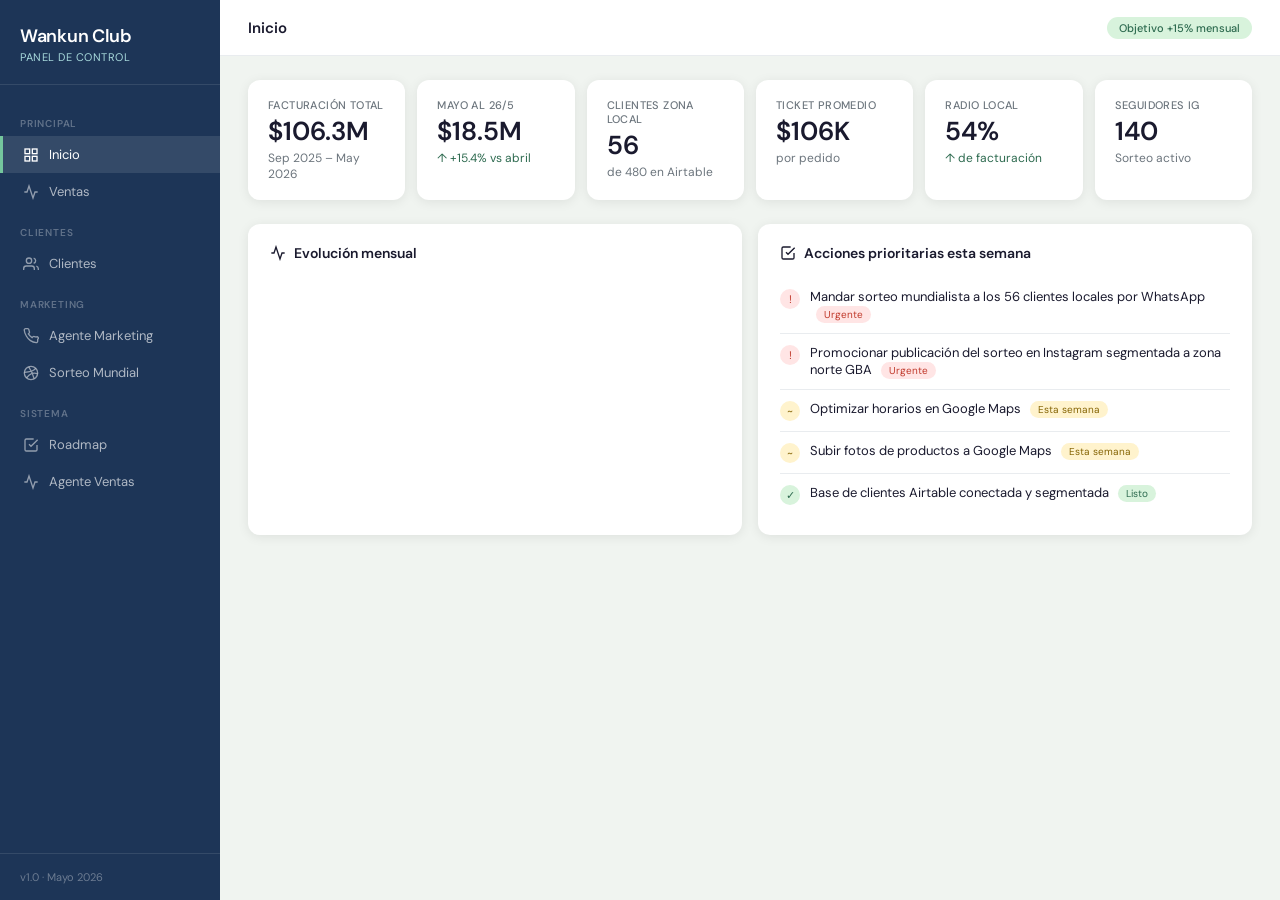
<file: wankun_panel (8).html>
<!DOCTYPE html>
<html lang="es">
<head>
<meta charset="UTF-8">
<meta name="viewport" content="width=device-width, initial-scale=1.0">
<title>Wankun Club — Panel de Control</title>
<link href="https://fonts.googleapis.com/css2?family=DM+Sans:wght@300;400;500;600&family=DM+Mono:wght@400;500&display=swap" rel="stylesheet">
<style>
:root{
  --verde:#2d6a4f;--verde-claro:#74c69d;--verde-bg:#d8f3dc;
  --azul:#1d3557;--azul-med:#457b9d;--azul-claro:#a8dadc;
  --gris:#f8f9fa;--gris-med:#e9ecef;--gris-dark:#6c757d;
  --texto:#1a1a2e;--blanco:#ffffff;
  --radio:12px;--sombra:0 2px 12px rgba(0,0,0,.08);
}
*{box-sizing:border-box;margin:0;padding:0}
body{font-family:'DM Sans',sans-serif;background:#f0f4f0;color:var(--texto);min-height:100vh}

/* SIDEBAR */
.sidebar{position:fixed;top:0;left:0;width:220px;height:100vh;background:var(--azul);padding:0;z-index:100;display:flex;flex-direction:column}
.sidebar-logo{padding:24px 20px 20px;border-bottom:1px solid rgba(255,255,255,.1)}
.logo-text{font-size:18px;font-weight:600;color:#fff;letter-spacing:-.3px}
.logo-sub{font-size:11px;color:var(--azul-claro);margin-top:2px;letter-spacing:.5px;text-transform:uppercase}
.nav{padding:16px 0;flex:1}
.nav-item{display:flex;align-items:center;gap:10px;padding:10px 20px;cursor:pointer;font-size:13px;color:rgba(255,255,255,.65);transition:all .15s;border-left:3px solid transparent}
.nav-item:hover{color:#fff;background:rgba(255,255,255,.07)}
.nav-item.active{color:#fff;background:rgba(255,255,255,.1);border-left-color:var(--verde-claro)}
.nav-item svg{width:16px;height:16px;flex-shrink:0;opacity:.8}
.nav-item.active svg{opacity:1}
.nav-section{font-size:10px;font-weight:600;color:rgba(255,255,255,.3);padding:16px 20px 6px;text-transform:uppercase;letter-spacing:.8px}
.sidebar-footer{padding:16px 20px;border-top:1px solid rgba(255,255,255,.1);font-size:11px;color:rgba(255,255,255,.35)}

/* MAIN */
.main{margin-left:220px;min-height:100vh}
.topbar{background:var(--blanco);border-bottom:1px solid var(--gris-med);padding:0 28px;height:56px;display:flex;align-items:center;justify-content:space-between;position:sticky;top:0;z-index:50}
.topbar-title{font-size:15px;font-weight:600;color:var(--texto)}
.topbar-right{display:flex;align-items:center;gap:12px}
.fecha{font-size:12px;color:var(--gris-dark);font-family:'DM Mono',monospace}
.objetivo-pill{font-size:11px;padding:4px 12px;border-radius:20px;background:var(--verde-bg);color:var(--verde);font-weight:500}

.content{padding:24px 28px}

/* PÁGINA */
.page{display:none}
.page.active{display:block}

/* MÉTRICAS */
.metrics-grid{display:grid;grid-template-columns:repeat(auto-fit,minmax(150px,1fr));gap:12px;margin-bottom:24px}
.metric{background:var(--blanco);border-radius:var(--radio);padding:18px 20px;box-shadow:var(--sombra)}
.metric-label{font-size:11px;color:var(--gris-dark);font-weight:500;text-transform:uppercase;letter-spacing:.4px;margin-bottom:6px}
.metric-value{font-size:26px;font-weight:600;color:var(--texto);line-height:1}
.metric-delta{font-size:12px;margin-top:6px}
.delta-up{color:var(--verde)}
.delta-neutral{color:var(--gris-dark)}

/* CARDS */
.card{background:var(--blanco);border-radius:var(--radio);padding:20px 22px;box-shadow:var(--sombra);margin-bottom:16px}
.card-title{font-size:14px;font-weight:600;color:var(--texto);margin-bottom:16px;display:flex;align-items:center;gap:8px}
.card-grid{display:grid;grid-template-columns:1fr 1fr;gap:16px}

/* TABLA CLIENTES */
.table-wrap{border:1px solid var(--gris-med);border-radius:8px;overflow:hidden}
.table-head{display:grid;grid-template-columns:1fr 120px 130px 90px 80px;gap:0;background:var(--gris);padding:8px 14px;font-size:11px;font-weight:600;color:var(--gris-dark);text-transform:uppercase;letter-spacing:.4px}
.table-row{display:grid;grid-template-columns:1fr 120px 130px 90px 80px;gap:0;padding:9px 14px;border-top:1px solid var(--gris-med);font-size:13px;align-items:center;transition:background .1s}
.table-row:hover{background:var(--gris)}
.local-tag{font-size:10px;padding:2px 8px;border-radius:20px;background:var(--verde-bg);color:var(--verde);font-weight:500}
.fuera-tag{font-size:10px;padding:2px 8px;border-radius:20px;background:var(--gris-med);color:var(--gris-dark)}
.wa-link{font-size:11px;padding:4px 10px;border-radius:6px;background:var(--verde-bg);color:var(--verde);font-weight:500;text-decoration:none;border:none;cursor:pointer}
.wa-link:hover{background:#b7e4c7}
.table-body{max-height:380px;overflow-y:auto}

/* FILTROS */
.filtros{display:flex;gap:10px;flex-wrap:wrap;margin-bottom:16px}
.filtro-group{display:flex;flex-direction:column;gap:4px}
.filtro-group label{font-size:11px;color:var(--gris-dark);font-weight:500}
.filtro-group select,.filtro-group input{padding:7px 10px;border:1px solid var(--gris-med);border-radius:8px;font-size:13px;font-family:'DM Sans',sans-serif;background:var(--blanco);color:var(--texto)}
.filtro-group select:focus,.filtro-group input:focus{outline:none;border-color:var(--verde-claro)}

/* BOTONES */
.btn{padding:8px 16px;border-radius:8px;border:1px solid var(--gris-med);background:var(--blanco);cursor:pointer;font-size:13px;font-family:'DM Sans',sans-serif;font-weight:500;color:var(--texto);transition:all .15s}
.btn:hover{background:var(--gris);border-color:#ccc}
.btn-primary{background:var(--verde);color:#fff;border-color:var(--verde)}
.btn-primary:hover{background:var(--azul)}
.btn-row{display:flex;gap:8px;flex-wrap:wrap}

/* CONEXIÓN */
.conn-card{background:var(--blanco);border-radius:var(--radio);padding:20px 22px;box-shadow:var(--sombra);margin-bottom:20px}
.conn-row{display:flex;gap:10px;align-items:center}
.conn-row input{flex:1;padding:9px 12px;border:1px solid var(--gris-med);border-radius:8px;font-size:13px;font-family:'DM Mono',monospace}
.conn-row input:focus{outline:none;border-color:var(--verde-claro)}
.conn-status{font-size:12px;padding:4px 12px;border-radius:20px;font-weight:500}
.conn-ok{background:var(--verde-bg);color:var(--verde)}
.conn-err{background:#ffe5e5;color:#c0392b}
.conn-loading{background:#e8f4fd;color:var(--azul-med)}

/* CHAT MARKETING */
.chat-wrap{background:var(--blanco);border-radius:var(--radio);box-shadow:var(--sombra);overflow:hidden}
.chat-msgs{padding:16px;height:340px;overflow-y:auto;display:flex;flex-direction:column;gap:12px;background:#f8faf8}
.msg{display:flex;gap:10px;align-items:flex-start}
.msg.user{flex-direction:row-reverse}
.msg-av{width:32px;height:32px;border-radius:50%;display:flex;align-items:center;justify-content:center;font-size:12px;font-weight:600;flex-shrink:0}
.msg.agent .msg-av{background:var(--azul);color:#fff}
.msg.user .msg-av{background:var(--verde);color:#fff}
.msg-bubble{padding:10px 14px;border-radius:12px;font-size:13px;line-height:1.6;max-width:85%}
.msg.agent .msg-bubble{background:var(--blanco);border:1px solid var(--gris-med);border-radius:4px 12px 12px 12px}
.msg.user .msg-bubble{background:var(--verde);color:#fff;border-radius:12px 4px 12px 12px}
.typing-dots{display:flex;gap:4px;padding:4px 0}
.typing-dots span{width:6px;height:6px;border-radius:50%;background:var(--gris-dark);animation:blink 1.2s infinite}
.typing-dots span:nth-child(2){animation-delay:.2s}
.typing-dots span:nth-child(3){animation-delay:.4s}
@keyframes blink{0%,80%,100%{opacity:.2}40%{opacity:1}}
.chat-input-area{display:flex;gap:8px;padding:12px 16px;border-top:1px solid var(--gris-med);background:var(--blanco)}
.chat-input-area textarea{flex:1;resize:none;border:1px solid var(--gris-med);border-radius:8px;padding:8px 12px;font-size:13px;font-family:'DM Sans',sans-serif;height:40px;line-height:1.5}
.chat-input-area textarea:focus{outline:none;border-color:var(--verde-claro)}

/* QUICK BTNS */
.quick-grid{display:grid;grid-template-columns:repeat(auto-fit,minmax(200px,1fr));gap:8px;margin-top:16px}
.quick-btn{padding:10px 14px;border-radius:8px;border:1px solid var(--gris-med);background:var(--blanco);cursor:pointer;font-size:12px;font-family:'DM Sans',sans-serif;color:var(--texto);text-align:left;line-height:1.4;transition:all .15s}
.quick-btn:hover{background:var(--verde-bg);border-color:var(--verde-claro);color:var(--verde)}

/* VENTAS CHART */
.chart-container{position:relative;height:220px;width:100%}
.bar-chart{display:flex;align-items:flex-end;gap:6px;height:180px;padding:0 4px}
.bar-wrap{flex:1;display:flex;flex-direction:column;align-items:center;gap:4px}
.bar{width:100%;border-radius:6px 6px 0 0;transition:opacity .2s;cursor:default;position:relative}
.bar:hover{opacity:.85}
.bar-label{font-size:10px;color:var(--gris-dark);font-family:'DM Mono',monospace;text-align:center}
.bar-val{font-size:10px;color:var(--texto);font-weight:600;font-family:'DM Mono',monospace;text-align:center}

/* CHECKLIST */
.checklist{list-style:none}
.check-item{display:flex;align-items:flex-start;gap:10px;padding:10px 0;border-bottom:1px solid var(--gris-med);font-size:13px}
.check-item:last-child{border-bottom:none}
.check-dot{width:20px;height:20px;border-radius:50%;display:flex;align-items:center;justify-content:center;font-size:11px;flex-shrink:0;margin-top:1px}
.dot-ok{background:var(--verde-bg);color:var(--verde)}
.dot-warn{background:#fff3cd;color:#856404}
.dot-bad{background:#ffe5e5;color:#c0392b}
.check-tag{display:inline-block;font-size:10px;padding:2px 8px;border-radius:20px;margin-left:6px}
.tag-ok{background:var(--verde-bg);color:var(--verde)}
.tag-warn{background:#fff3cd;color:#856404}
.tag-bad{background:#ffe5e5;color:#c0392b}

/* ROADMAP */
.rm-list{display:flex;flex-direction:column;gap:8px}
.rm-item{display:flex;align-items:flex-start;gap:12px;padding:12px 14px;border-radius:8px;background:var(--gris)}
.rm-num{width:26px;height:26px;border-radius:50%;display:flex;align-items:center;justify-content:center;font-size:12px;font-weight:600;flex-shrink:0}
.rm-done{background:var(--verde-bg);color:var(--verde)}
.rm-next{background:#dbeafe;color:#1d4ed8}
.rm-future{background:var(--gris-med);color:var(--gris-dark)}
.rm-text{font-size:13px;font-weight:500;color:var(--texto)}
.rm-sub{font-size:11px;color:var(--gris-dark);margin-top:2px}

/* MENSAJE SORTEO */
.msg-template{background:var(--gris);border:1px solid var(--gris-med);border-radius:8px;padding:14px;font-size:13px;line-height:1.7;white-space:pre-wrap;margin-bottom:12px;font-family:'DM Sans',sans-serif}

@media(max-width:768px){
  .sidebar{width:100%;height:56px;flex-direction:row;position:fixed;top:0}
  .main{margin-left:0;margin-top:56px}
  .nav{display:flex;flex-direction:row;padding:0;overflow-x:auto}
  .nav-section{display:none}
  .sidebar-footer{display:none}
  .sidebar-logo{padding:0 16px;display:flex;align-items:center;border-bottom:none;border-right:1px solid rgba(255,255,255,.1)}
  .table-head,.table-row{grid-template-columns:1fr 100px 110px 70px 70px}
  .card-grid{grid-template-columns:1fr}
}
</style>
</head>
<body>

<div class="sidebar">
  <div class="sidebar-logo">
    <div class="logo-text">Wankun Club</div>
    <div class="logo-sub">Panel de Control</div>
  </div>
  <nav class="nav">
    <div class="nav-section">Principal</div>
    <div class="nav-item active" onclick="irA('inicio')">
      <svg viewBox="0 0 24 24" fill="none" stroke="currentColor" stroke-width="2"><rect x="3" y="3" width="7" height="7"/><rect x="14" y="3" width="7" height="7"/><rect x="3" y="14" width="7" height="7"/><rect x="14" y="14" width="7" height="7"/></svg>
      Inicio
    </div>
    <div class="nav-item" onclick="irA('ventas')">
      <svg viewBox="0 0 24 24" fill="none" stroke="currentColor" stroke-width="2"><polyline points="22 12 18 12 15 21 9 3 6 12 2 12"/></svg>
      Ventas
    </div>
    <div class="nav-section">Clientes</div>
    <div class="nav-item" onclick="irA('clientes')">
      <svg viewBox="0 0 24 24" fill="none" stroke="currentColor" stroke-width="2"><path d="M17 21v-2a4 4 0 0 0-4-4H5a4 4 0 0 0-4 4v2"/><circle cx="9" cy="7" r="4"/><path d="M23 21v-2a4 4 0 0 0-3-3.87"/><path d="M16 3.13a4 4 0 0 1 0 7.75"/></svg>
      Clientes
    </div>
    <div class="nav-section">Marketing</div>
    <div class="nav-item" onclick="irA('marketing')">
      <svg viewBox="0 0 24 24" fill="none" stroke="currentColor" stroke-width="2"><path d="M22 16.92v3a2 2 0 0 1-2.18 2 19.79 19.79 0 0 1-8.63-3.07A19.5 19.5 0 0 1 4.99 12a19.79 19.79 0 0 1-3.07-8.67A2 2 0 0 1 3.92 1h3a2 2 0 0 1 2 1.72c.127.96.361 1.903.7 2.81a2 2 0 0 1-.45 2.11L8.09 8.91a16 16 0 0 0 5.61 5.61l1.27-1.27a2 2 0 0 1 2.11-.45c.907.339 1.85.573 2.81.7A2 2 0 0 1 22 16.92z"/></svg>
      Agente Marketing
    </div>
    <div class="nav-item" onclick="irA('sorteo')">
      <svg viewBox="0 0 24 24" fill="none" stroke="currentColor" stroke-width="2"><circle cx="12" cy="12" r="10"/><path d="M8.56 2.75c4.37 6.03 6.02 9.42 8.03 17.72m2.54-15.38c-3.72 4.35-8.94 5.66-16.88 5.85m19.5 1.9c-3.5-.93-6.63-.82-8.94 0-2.58.92-5.01 2.86-7.44 6.32"/></svg>
      Sorteo Mundial
    </div>
    <div class="nav-section">Sistema</div>
    <div class="nav-item" onclick="irA('roadmap')">
      <svg viewBox="0 0 24 24" fill="none" stroke="currentColor" stroke-width="2"><polyline points="9 11 12 14 22 4"/><path d="M21 12v7a2 2 0 0 1-2 2H5a2 2 0 0 1-2-2V5a2 2 0 0 1 2-2h11"/></svg>
      Roadmap
    </div>
    <div class="nav-item" onclick="irA('agente-ventas')">
      <svg viewBox="0 0 24 24" fill="none" stroke="currentColor" stroke-width="2"><path d="M22 12h-4l-3 9L9 3l-3 9H2"/></svg>
      Agente Ventas
    </div>
  </nav>
  <div class="sidebar-footer">v1.0 · Mayo 2026</div>
</div>

<div class="main">
  <div class="topbar">
    <span class="topbar-title" id="page-title">Inicio</span>
    <div class="topbar-right">
      <span class="fecha" id="fecha-hoy"></span>
      <span class="objetivo-pill">Objetivo +15% mensual</span>
    </div>
  </div>

  <div class="content">

    <!-- INICIO -->
    <div class="page active" id="page-inicio">
      <div class="metrics-grid">
        <div class="metric"><div class="metric-label">Facturación total</div><div class="metric-value">$106.3M</div><div class="metric-delta delta-neutral">Sep 2025 – May 2026</div></div>
        <div class="metric"><div class="metric-label">Mayo al 26/5</div><div class="metric-value">$18.5M</div><div class="metric-delta delta-up">↑ +15.4% vs abril</div></div>
        <div class="metric"><div class="metric-label">Clientes zona local</div><div class="metric-value">56</div><div class="metric-delta delta-neutral">de 480 en Airtable</div></div>
        <div class="metric"><div class="metric-label">Ticket promedio</div><div class="metric-value">$106K</div><div class="metric-delta delta-neutral">por pedido</div></div>
        <div class="metric"><div class="metric-label">Radio local</div><div class="metric-value">54%</div><div class="metric-delta delta-up">↑ de facturación</div></div>
        <div class="metric"><div class="metric-label">Seguidores IG</div><div class="metric-value">140</div><div class="metric-delta delta-neutral">Sorteo activo</div></div>
      </div>

      <div class="card-grid">
        <div class="card">
          <div class="card-title">
            <svg width="16" height="16" viewBox="0 0 24 24" fill="none" stroke="currentColor" stroke-width="2"><polyline points="22 12 18 12 15 21 9 3 6 12 2 12"/></svg>
            Evolución mensual
          </div>
          <div class="bar-chart" id="bar-chart-inicio"></div>
        </div>
        <div class="card">
          <div class="card-title">
            <svg width="16" height="16" viewBox="0 0 24 24" fill="none" stroke="currentColor" stroke-width="2"><polyline points="9 11 12 14 22 4"/><path d="M21 12v7a2 2 0 0 1-2 2H5a2 2 0 0 1-2-2V5a2 2 0 0 1 2-2h11"/></svg>
            Acciones prioritarias esta semana
          </div>
          <ul class="checklist">
            <li class="check-item"><div class="check-dot dot-bad">!</div><span>Mandar sorteo mundialista a los 56 clientes locales por WhatsApp <span class="check-tag tag-bad">Urgente</span></span></li>
            <li class="check-item"><div class="check-dot dot-bad">!</div><span>Promocionar publicación del sorteo en Instagram segmentada a zona norte GBA <span class="check-tag tag-bad">Urgente</span></span></li>
            <li class="check-item"><div class="check-dot dot-warn">~</div><span>Optimizar horarios en Google Maps <span class="check-tag tag-warn">Esta semana</span></span></li>
            <li class="check-item"><div class="check-dot dot-warn">~</div><span>Subir fotos de productos a Google Maps <span class="check-tag tag-warn">Esta semana</span></span></li>
            <li class="check-item"><div class="check-dot dot-ok">✓</div><span>Base de clientes Airtable conectada y segmentada <span class="check-tag tag-ok">Listo</span></span></li>
          </ul>
        </div>
      </div>
    </div>

    <!-- VENTAS -->
    <div class="page" id="page-ventas">
      <div class="metrics-grid">
        <div class="metric"><div class="metric-label">Mejor mes</div><div class="metric-value">Abril</div><div class="metric-delta delta-up">$19.3M</div></div>
        <div class="metric"><div class="metric-label">Crecimiento sep→abr</div><div class="metric-value">+344%</div><div class="metric-delta delta-up">↑ tracción real</div></div>
        <div class="metric"><div class="metric-label">Kilos vendidos</div><div class="metric-value">15.156</div><div class="metric-delta delta-neutral">total 9 meses</div></div>
        <div class="metric"><div class="metric-label">Royal Canin</div><div class="metric-value">~66%</div><div class="metric-delta delta-neutral">de facturación</div></div>
      </div>
      <div class="card">
        <div class="card-title">Facturación mensual (Sep 2025 – May 2026)</div>
        <div class="bar-chart" id="bar-chart-ventas"></div>
      </div>
      <div class="card-grid">
        <div class="card">
          <div class="card-title">Top zonas — facturación</div>
          <div id="zonas-bars"></div>
        </div>
        <div class="card">
          <div class="card-title">Top marcas</div>
          <div id="marcas-bars"></div>
        </div>
      </div>
    </div>

    <!-- CLIENTES -->
    <div class="page" id="page-clientes">
      <div class="conn-card">
        <div style="display:flex;align-items:center;gap:10px;margin-bottom:12px">
          <span style="font-size:14px;font-weight:600">Google Sheets</span>
          <span class="conn-status conn-err" id="cl-status">✗ Sin conectar</span>
        </div>
        <button class="btn btn-primary" onclick="conectarClientes()">Cargar clientes</button>
        <div style="font-size:11px;color:var(--gris-dark);margin-top:8px">📊 Lee directo de Google Sheets — sin token, gratis</div>
      </div>

      <div id="cl-panel" style="display:none">
        <div class="metrics-grid" id="cl-metrics"></div>
        <div class="card">
          <div class="filtros">
            <div class="filtro-group">
              <label>Zona</label>
              <select id="cl-zona" onchange="clFiltrar()">
                <option value="todas">Todas</option>
                <option value="local">Radio 15 km</option>
                <option value="fuera">Fuera del radio</option>
              </select>
            </div>
            <div class="filtro-group">
              <label>Localidad</label>
              <select id="cl-localidad" onchange="clFiltrar()">
                <option value="">Todas</option>
              </select>
            </div>
            <div class="filtro-group">
              <label>Teléfono</label>
              <select id="cl-tel" onchange="clFiltrar()">
                <option value="todos">Todos</option>
                <option value="contel">Con teléfono</option>
              </select>
            </div>
            <div class="filtro-group">
              <label>Ordenar</label>
              <select id="cl-orden" onchange="clFiltrar()">
                <option value="nombre">Nombre</option>
                <option value="localidad">Localidad</option>
              </select>
            </div>
          </div>
          <div style="display:flex;align-items:center;justify-content:space-between;margin-bottom:12px;flex-wrap:wrap;gap:8px">
            <span style="font-size:14px;font-weight:600" id="cl-title">Clientes</span>
            <div class="btn-row">
              <span style="font-size:12px;padding:4px 12px;border-radius:20px;background:#dbeafe;color:#1d4ed8;font-weight:500" id="cl-count">0</span>
              <button class="btn" onclick="clExportar()">⬇ CSV</button>
              <button class="btn btn-primary" onclick="toggleSorteoMsg()">👕 Mensaje sorteo</button>
            </div>
          </div>
          <div id="sorteo-msg-panel" style="display:none;margin-bottom:14px">
            <div class="msg-template" id="sorteo-msg-text">Hola [Nombre] 👋
¿Cómo está tu compañero peludo?

Te cuento que estamos sorteando 20 camisetas de la Selección Argentina para perros — 11 de junio a las 22hs 🇦🇷⚽

Para participar entrá a nuestro Instagram @wankunclub, seguinos y comentá con el talle y raza de tu perro.

¡Mucha suerte!</div>
            <button class="btn btn-primary" onclick="copiarMsg()">📋 Copiar mensaje</button>
          </div>
          <div class="table-wrap">
            <div class="table-head"><span>Nombre</span><span>Localidad</span><span>Teléfono</span><span>Artículo</span><span>WhatsApp</span></div>
            <div class="table-body" id="cl-table"><div style="padding:30px;text-align:center;color:var(--gris-dark);font-size:13px">Conectá Airtable para ver los clientes</div></div>
          </div>
        </div>
      </div>
    </div>

    <!-- MARKETING -->
    <div class="page" id="page-marketing">
      <div class="card">
        <div class="card-title">Agente de marketing — planificación semanal</div>
        <div class="chat-wrap">
          <div class="chat-msgs" id="mkt-msgs">
            <div class="msg agent">
              <div class="msg-av">WC</div>
              <div class="msg-bubble">Hola. Soy el agente de marketing de Wankun Club.<br><br>Mi trabajo es ayudarte a planificar cada semana para crecer dentro del radio de 15 km, manteniendo el objetivo de +15% mensual.<br><br><strong>¿Cómo estuvo esta semana?</strong> Contame brevemente.</div>
            </div>
          </div>
          <div class="chat-input-area">
            <textarea id="mkt-input" placeholder="Contame cómo estuvo la semana..." onkeydown="mktKey(event)" oninput="mktResize(this)"></textarea>
            <button class="btn btn-primary" onclick="mktSend()" style="height:40px;padding:0 14px">↑</button>
          </div>
        </div>
        <div class="quick-grid" style="margin-top:12px">
          <button class="quick-btn" onclick="mktQuick('Quiero planificar la semana que viene')">Planificar semana ↗</button>
          <button class="quick-btn" onclick="mktQuick('¿Qué publico en Instagram esta semana para captar clientes nuevos de la zona?')">Qué publicar en Instagram ↗</button>
          <button class="quick-btn" onclick="mktQuick('Dame una estrategia de WhatsApp para reactivar clientes que no compran hace más de 30 días')">Reactivar clientes por WA ↗</button>
          <button class="quick-btn" onclick="mktQuick('Estamos en $18.5M en mayo. ¿Qué necesitamos hacer esta semana para cerrar el mes arriba del objetivo?')">Cerrar mayo al objetivo ↗</button>
        </div>
      </div>
    </div>

    <!-- SORTEO -->
    <div class="page" id="page-sorteo">
      <div class="metrics-grid">
        <div class="metric"><div class="metric-label">Camisetas en sorteo</div><div class="metric-value">20</div><div class="metric-delta delta-neutral">varios talles</div></div>
        <div class="metric"><div class="metric-label">Fecha del sorteo</div><div class="metric-value">11 Jun</div><div class="metric-delta delta-neutral">a las 22hs</div></div>
        <div class="metric"><div class="metric-label">Likes publicación</div><div class="metric-value">29</div><div class="metric-delta delta-up">↑ 5 días</div></div>
        <div class="metric"><div class="metric-label">Comentarios</div><div class="metric-value">49</div><div class="metric-delta delta-up">↑ alta participación</div></div>
      </div>
      <div class="card-grid">
        <div class="card">
          <div class="card-title">Mensaje para clientes locales</div>
          <div class="msg-template">Hola [Nombre] 👋
¿Cómo está tu compañero peludo?

Te cuento que estamos sorteando 20 camisetas de la Selección Argentina para perros — 11 de junio a las 22hs 🇦🇷⚽

Para participar entrá a nuestro Instagram @wankunclub, seguinos y comentá con el talle y raza de tu perro.

¡Mucha suerte!</div>
          <button class="btn btn-primary" onclick="copiarSorteoMsg()">📋 Copiar mensaje</button>
        </div>
        <div class="card">
          <div class="card-title">Checklist del sorteo</div>
          <ul class="checklist">
            <li class="check-item"><div class="check-dot dot-ok">✓</div><span>Publicación creada en Instagram <span class="check-tag tag-ok">Hecho</span></span></li>
            <li class="check-item"><div class="check-dot dot-ok">✓</div><span>Mecánica clara: seguir + like + comentar talle/raza <span class="check-tag tag-ok">Hecho</span></span></li>
            <li class="check-item"><div class="check-dot dot-bad">!</div><span>Mandar mensaje a 56 clientes locales por WhatsApp <span class="check-tag tag-bad">Urgente</span></span></li>
            <li class="check-item"><div class="check-dot dot-bad">!</div><span>Promocionar publicación segmentada a zona norte GBA <span class="check-tag tag-bad">Pendiente</span></span></li>
            <li class="check-item"><div class="check-dot dot-warn">~</div><span>Agregar en copy "solo zona norte GBA" para filtrar locales <span class="check-tag tag-warn">Recomendado</span></span></li>
            <li class="check-item"><div class="check-dot dot-warn">~</div><span>Story de recordatorio 3 días antes del sorteo (8 Jun) <span class="check-tag tag-warn">Programar</span></span></li>
          </ul>
        </div>
      </div>
    </div>

    <!-- ROADMAP -->
    <div class="page" id="page-roadmap">
      <div class="card">
        <div class="card-title">Roadmap — consolidación 15 km (3 años)</div>
        <div class="rm-list">
          <div class="rm-item"><div class="rm-num rm-done">1</div><div><div class="rm-text">Dashboard de ventas y métricas</div><div class="rm-sub">Completado — $106.3M analizados, por mes, zona y marca</div></div></div>
          <div class="rm-item"><div class="rm-num rm-done">2</div><div><div class="rm-text">Base de clientes conectada a Airtable</div><div class="rm-sub">Completado — 480 registros, 56 locales identificados con teléfono</div></div></div>
          <div class="rm-item"><div class="rm-num rm-done">3</div><div><div class="rm-text">Agente de marketing semanal</div><div class="rm-sub">Completado — planificación por Instagram, WhatsApp y Google Maps</div></div></div>
          <div class="rm-item"><div class="rm-num rm-done">4</div><div><div class="rm-text">Panel de control unificado</div><div class="rm-sub">Completado — este archivo</div></div></div>
          <div class="rm-item"><div class="rm-num rm-next">5</div><div><div class="rm-text">Campaña sorteo mundialista a clientes locales</div><div class="rm-sub">Esta semana — 56 clientes por WhatsApp + promoción en Instagram</div></div></div>
          <div class="rm-item"><div class="rm-num rm-next">6</div><div><div class="rm-text">Agente de ventas con alertas de inactividad</div><div class="rm-sub">Próximas 2 semanas — monitoreo diario + proyección mensual</div></div></div>
          <div class="rm-item"><div class="rm-num rm-future">7</div><div><div class="rm-text">Sistema de contenido semanal para Instagram</div><div class="rm-sub">Mes 2 — copies, captions y guiones de Reels automatizados</div></div></div>
          <div class="rm-item"><div class="rm-num rm-future">8</div><div><div class="rm-text">Reporte semanal automático para Nacho y Santino</div><div class="rm-sub">Mes 2 — resumen ejecutivo cada lunes</div></div></div>
          <div class="rm-item"><div class="rm-num rm-future">9</div><div><div class="rm-text">Facturación zona local al 65% del total</div><div class="rm-sub">Objetivo 3 años — de 54% actual → 65-70%</div></div></div>
        </div>
      </div>
    </div>

  <!-- AGENTE VENTAS -->
    <div class="page" id="page-agente-ventas">
      <div class="conn-card" id="av-conn-card">
        <div style="display:flex;align-items:center;gap:10px;margin-bottom:12px">
          <span style="font-size:14px;font-weight:600">Google Sheets</span>
          <span class="conn-status conn-err" id="av-status">✗ Sin conectar</span>
        </div>
        <button class="btn btn-primary" onclick="avConectar()">Cargar datos</button>
        <div style="font-size:11px;color:var(--gris-dark);margin-top:8px">📊 Lee directo de Google Sheets — sin token, gratis</div>
      </div>

      <div id="av-panel" style="display:none">
        <div class="metrics-grid" id="av-metrics"></div>

        <div class="card">
          <div class="card-title">
            <svg width="16" height="16" viewBox="0 0 24 24" fill="none" stroke="currentColor" stroke-width="2"><circle cx="12" cy="12" r="10"/><polyline points="12 6 12 12 16 14"/></svg>
            Clientes sin comprar hace más de 45 días
          </div>
          <div style="display:flex;align-items:center;justify-content:space-between;margin-bottom:12px;flex-wrap:wrap;gap:8px">
            <div class="filtros" style="margin-bottom:0">
              <div class="filtro-group">
                <label>Zona</label>
                <select id="av-zona" onchange="avFiltrar()">
                  <option value="todas">Todas</option>
                  <option value="local">Radio 15 km</option>
                  <option value="fuera">Fuera del radio</option>
                </select>
              </div>
              <div class="filtro-group">
                <label>Días sin comprar</label>
                <select id="av-dias" onchange="avFiltrar()">
                  <option value="45">+45 días</option>
                  <option value="30">+30 días</option>
                  <option value="60">+60 días</option>
                  <option value="90">+90 días</option>
                </select>
              </div>
              <div class="filtro-group">
                <label>Ordenar por</label>
                <select id="av-orden" onchange="avFiltrar()">
                  <option value="dias">Más días inactivo</option>
                  <option value="nombre">Nombre</option>
                </select>
              </div>
            </div>
            <div class="btn-row">
              <span style="font-size:12px;padding:4px 12px;border-radius:20px;background:#ffe5e5;color:#c0392b;font-weight:500" id="av-count">0 clientes</span>
              <button class="btn" onclick="avExportar()">⬇ CSV</button>
            </div>
          </div>
          <div class="table-wrap">
            <div class="table-head" style="grid-template-columns:1fr 110px 110px 80px 90px 80px">
              <span>Cliente</span><span>Zona</span><span>Teléfono</span><span>Última compra</span><span>Días inactivo</span><span>WhatsApp</span>
            </div>
            <div class="table-body" id="av-table" style="max-height:420px"></div>
          </div>
        </div>

        <div class="card">
          <div class="card-title">
            <svg width="16" height="16" viewBox="0 0 24 24" fill="none" stroke="currentColor" stroke-width="2"><polyline points="22 12 18 12 15 21 9 3 6 12 2 12"/></svg>
            Proyección del mes
          </div>
          <div class="metrics-grid" id="av-proyeccion"></div>
        </div>
      </div>
    </div>

  </div>
</div>

<script>
const VERDE='#2d6a4f';const VERDE_CL='#74c69d';const AZUL='#457b9d';
const CSV_VENTAS='https://docs.google.com/spreadsheets/d/e/2PACX-1vRb5vGvPSTZPzMTSmupYCGPKVX7gweZmwmkT-ZYsgosN7xkhZMSUwz8gdOtzS3JsHx-1XWlJ4XsgVS4/pub?gid=1445300364&single=true&output=csv';
const CSV_FLEX='https://docs.google.com/spreadsheets/d/e/2PACX-1vRb5vGvPSTZPzMTSmupYCGPKVX7gweZmwmkT-ZYsgosN7xkhZMSUwz8gdOtzS3JsHx-1XWlJ4XsgVS4/pub?gid=1280177385&single=true&output=csv';

function parseCSV(text){
  const lines=text.trim().split('\n');
  // Find header row (first row with actual content)
  let headerIdx=0;
  for(let i=0;i<lines.length;i++){
    const cols=lines[i].split(',').map(c=>c.replace(/^"|"$/g,'').trim());
    if(cols.filter(c=>c).length>2){headerIdx=i;break;}
  }
  const headers=lines[headerIdx].split(',').map(c=>c.replace(/^"|"$/g,'').trim());
  const rows=[];
  for(let i=headerIdx+1;i<lines.length;i++){
    if(!lines[i].trim())continue;
    // Handle quoted fields with commas
    const vals=[];
    let cur='',inQ=false;
    for(const ch of lines[i]){
      if(ch==='"')inQ=!inQ;
      else if(ch===','&&!inQ){vals.push(cur.trim());cur='';}
      else cur+=ch;
    }
    vals.push(cur.trim());
    const obj={};
    headers.forEach((h,i)=>{obj[h]=vals[i]||'';});
    rows.push(obj);
  }
  return rows;
}

async function fetchCSV(sheetName){
  const res=await fetch('https://cool-meadow-3b33.wankun-petshop.workers.dev/?sheet='+encodeURIComponent(sheetName));
  if(!res.ok) throw new Error('Error leyendo '+sheetName);
  const text=await res.text();
  return parseCSV(text);
}

async function fetchGSheetRaw(sheetName){
  return await fetchCSV(sheetName);
}

async function fetchGoogleSheets(){
  return await fetchCSV('Ventas');
  const rows = [];
  });
  return rows;
}

async function cargarDesdeSheetsYActualizar(){
  try{
    const rows=await fetchGoogleSheets();
    // Agrupar por mes
    const porMes={};
    const zonasMapa={},marcasMapa={};
    let totalFac=0;
    rows.forEach(r=>{
      // Fecha
      let fecha=null;
      const fechaVal=r['FECHA']||r['Fecha']||r['fecha'];
      if(fechaVal){
        if(typeof fechaVal==='string') fecha=new Date(fechaVal);
        else if(typeof fechaVal==='number') fecha=new Date(Math.round((fechaVal-25569)*86400*1000));
        else if(fechaVal.constructor&&fechaVal.constructor.name==='Date') fecha=fechaVal;
      }
      // Facturación
      let fac=0;
      const facVal=r['Facturación']||r['FACTURACION']||r['facturacion']||0;
      fac=typeof facVal==='number'?facVal:parseFloat((facVal||'').toString().replace(/[^0-9.]/g,''))||0;
      if(!fecha||isNaN(fecha)||!fac) return;
      totalFac+=fac;
      const key=fecha.getFullYear()+'-'+(fecha.getMonth()+1).toString().padStart(2,'0');
      porMes[key]=(porMes[key]||0)+fac;
      const zona=r['Barrio/Localidad']||r['BARRIO/LOCALIDAD']||'';
      const marca=r['Marca']||r['MARCA']||'';
      if(zona) zonasMapa[zona]=(zonasMapa[zona]||0)+fac;
      if(marca&&marca!=='Vacía') marcasMapa[marca]=(marcasMapa[marca]||0)+fac;
    });
    const keys=Object.keys(porMes).sort();
    if(keys.length<2) return;
    const mesesNombres=keys.map(k=>{
      const [y,m]=k.split('-');
      return new Date(parseInt(y),parseInt(m)-1,1).toLocaleDateString('es-AR',{month:'short'}).replace('.','');
    });
    const facturas=keys.map(k=>porMes[k]);
    FACTURA_LIVE=facturas;
    MESES_LIVE=mesesNombres;
    const mesActual=facturas[facturas.length-1];
    // Actualizar métricas inicio
    const metEl=document.querySelector('#page-inicio .metrics-grid');
    if(metEl){
      const cards=metEl.querySelectorAll('.metric');
      if(cards[0]) cards[0].querySelector('.metric-value').textContent='$'+(totalFac/1e6).toFixed(1)+'M';
      if(cards[1]) cards[1].querySelector('.metric-value').textContent='$'+(mesActual/1e6).toFixed(1)+'M';
    }
    // Actualizar métricas ventas
    const vEl=document.querySelector('#page-ventas .metrics-grid');
    if(vEl){
      const cards=vEl.querySelectorAll('.metric');
      if(cards[0]){
        const maxMes=Math.max(...facturas);
        const maxIdx=facturas.indexOf(maxMes);
        cards[0].querySelector('.metric-value').textContent=mesesNombres[maxIdx];
        cards[0].querySelector('.metric-delta').textContent='$'+(maxMes/1e6).toFixed(1)+'M';
      }
    }
    renderBars('bar-chart-inicio',facturas,mesesNombres);
    renderBars('bar-chart-ventas',facturas,mesesNombres);
    const topZonas=Object.fromEntries(Object.entries(zonasMapa).sort((a,b)=>b[1]-a[1]).slice(0,8));
    const topMarcas=Object.fromEntries(Object.entries(marcasMapa).sort((a,b)=>b[1]-a[1]).slice(0,8));
    renderBarsSmall('zonas-bars',topZonas,VERDE);
    renderBarsSmall('marcas-bars',topMarcas,AZUL);
    console.log('Sheets cargado: '+rows.length+' filas, $'+(totalFac/1e6).toFixed(1)+'M total');
  }catch(e){
    console.log('Error Google Sheets:',e);
  }
}
let FACTURA_LIVE = [4351700,7950760,8804030,9844900,9661745,11334800,16575600,19314000,18477350];
let MESES_LIVE = ['Sep','Oct','Nov','Dic','Ene','Feb','Mar','Abr','May'];

function fmt(n){return'$'+(n/1e6).toFixed(1)+'M'}

function renderBars(containerId, factura, meses){
  const el=document.getElementById(containerId);
  if(!el)return;
  const data = factura || FACTURA_LIVE;
  const labels = meses || MESES_LIVE;
  const maxF = Math.max(...data);
  el.innerHTML=labels.map((m,i)=>{
    const h=Math.round((data[i]/maxF)*160);
    const isLast = i === data.length-1;
    const isPrev = i === data.length-2;
    const color=isPrev?VERDE:isLast?AZUL:VERDE_CL;
    return`<div class="bar-wrap">
      <div class="bar-val">${fmt(data[i])}</div>
      <div class="bar" style="height:${h}px;background:${color}" title="${m}: ${fmt(data[i])}"></div>
      <div class="bar-label">${m}</div>
    </div>`;
  }).join('');
}

async function cargarVentasLive(){
  // Solo si ya hay token conectado
  if(!avToken) return;
  try {
    const recs = await avFetch('tblMVFDqCcHGWSoNF');
    // Agrupar por mes
    const porMes = {};
    recs.forEach(r => {
      const fechaStr = r.fields['FECHA']||r.fields['Fecha']||'';
      const facStr = r.fields['Facturación']||0;
      const fac = typeof facStr === 'number' ? facStr : parseFloat(facStr.toString().replace(/[^0-9.]/g,''))||0;
      if(!fechaStr || !fac) return;
      const f = new Date(fechaStr);
      if(isNaN(f)) return;
      const key = f.getFullYear()+'-'+(f.getMonth()+1).toString().padStart(2,'0');
      porMes[key] = (porMes[key]||0) + fac;
    });

    // Ordenar y construir arrays
    const keys = Object.keys(porMes).sort();
    if(keys.length < 2) return;

    const mesesNombres = keys.map(k => {
      const [y,m] = k.split('-');
      const d = new Date(parseInt(y), parseInt(m)-1, 1);
      return d.toLocaleDateString('es-AR',{month:'short'}).replace('.','');
    });
    const facturas = keys.map(k => porMes[k]);
    const total = facturas.reduce((a,b)=>a+b,0);
    const mesActual = facturas[facturas.length-1];

    FACTURA_LIVE = facturas;
    MESES_LIVE = mesesNombres;

    // Actualizar métricas del inicio
    const metricasEl = document.querySelector('#page-inicio .metrics-grid');
    if(metricasEl) {
      const cards = metricasEl.querySelectorAll('.metric');
      if(cards[0]) { cards[0].querySelector('.metric-value').textContent = '$'+( total/1e6).toFixed(1)+'M'; }
      if(cards[1]) { 
        cards[1].querySelector('.metric-value').textContent = '$'+(mesActual/1e6).toFixed(1)+'M';
      }
    }

    // Actualizar métricas de ventas
    const ventasMetEl = document.querySelector('#page-ventas .metrics-grid');
    if(ventasMetEl) {
      const cards = ventasMetEl.querySelectorAll('.metric');
      if(cards[0]) {
        const maxMes = Math.max(...facturas);
        const maxIdx = facturas.indexOf(maxMes);
        cards[0].querySelector('.metric-value').textContent = mesesNombres[maxIdx];
        cards[0].querySelector('.metric-delta').textContent = '$'+(maxMes/1e6).toFixed(1)+'M';
      }
    }

    // Re-renderizar gráficos
    renderBars('bar-chart-inicio', facturas, mesesNombres);
    renderBars('bar-chart-ventas', facturas, mesesNombres);

    // Actualizar zonas y marcas
    const zonasMapa={}, marcasMapa={};
    recs.forEach(r => {
      const zona = r.fields['Barrio/Localidad']||'';
      const marca = r.fields['Marca']||'';
      const facStr = r.fields['Facturación']||0;
      const fac = typeof facStr === 'number' ? facStr : parseFloat(facStr.toString().replace(/[^0-9.]/g,''))||0;
      if(zona && fac) zonasMapa[zona]=(zonasMapa[zona]||0)+fac;
      if(marca && marca!=='Vacía' && fac) marcasMapa[marca]=(marcasMapa[marca]||0)+fac;
    });

    // Top 8 zonas y marcas
    const topZonas = Object.entries(zonasMapa).sort((a,b)=>b[1]-a[1]).slice(0,8);
    const topMarcas = Object.entries(marcasMapa).sort((a,b)=>b[1]-a[1]).slice(0,8);
    const zonasObj = Object.fromEntries(topZonas);
    const marcasObj = Object.fromEntries(topMarcas);
    renderBarsSmall('zonas-bars', zonasObj, VERDE);
    renderBarsSmall('marcas-bars', marcasObj, AZUL);

  } catch(e) {
    console.log('Error cargando ventas live:', e);
  }
}

function renderBarsSmall(containerId,data,color){
  const el=document.getElementById(containerId);
  if(!el)return;
  const max=Math.max(...Object.values(data));
  el.innerHTML=Object.entries(data).map(([k,v])=>{
    const pct=Math.round(v/max*100);
    return`<div style="display:flex;align-items:center;gap:8px;margin-bottom:7px;font-size:12px">
      <span style="min-width:120px;color:#6c757d;text-align:right">${k}</span>
      <div style="flex:1;background:#f0f4f0;border-radius:4px;height:20px;overflow:hidden">
        <div style="width:${pct}%;background:${color};height:100%;border-radius:4px;display:flex;align-items:center;padding-left:8px;font-size:11px;font-weight:600;color:#fff">${fmt(v)}</div>
      </div>
    </div>`;
  }).join('');
}

const ZONAS={'CABA':10906200,'Pilar':7197200,'Escobar':5387500,'Manuel Alberti':3889000,'Del Viso':3334600,'Sheraton Pilar':3210000,'Maschwitz':3002700,'Tortuguitas':2140100};
const MARCAS={'Royal Canin':69947570,'Pro plan':4479100,'Excellent':4305435,'Old prince':3643730,'Eukanuba':2832750,'Mon ami':2475800,'Optimus':2091000};

function irA(pagina){
  document.querySelectorAll('.page').forEach(p=>p.classList.remove('active'));
  document.querySelectorAll('.nav-item').forEach(n=>n.classList.remove('active'));
  document.getElementById('page-'+pagina).classList.add('active');
  document.querySelectorAll('.nav-item').forEach(n=>{
    if(n.getAttribute('onclick')&&n.getAttribute('onclick').includes("'"+pagina+"'"))n.classList.add('active');
  });
  const titles={inicio:'Inicio',ventas:'Ventas',clientes:'Clientes',marketing:'Agente Marketing',sorteo:'Sorteo Mundial',roadmap:'Roadmap'};
  document.getElementById('page-title').textContent=titles[pagina]||pagina;
  if(pagina==='ventas'){renderBars('bar-chart-ventas',FACTURA_LIVE,MESES_LIVE);renderBarsSmall('zonas-bars',ZONAS,VERDE);renderBarsSmall('marcas-bars',MARCAS,AZUL);cargarDesdeSheetsYActualizar();
// Auto-cargar clientes
setTimeout(()=>conectarClientes(), 1000);
setTimeout(()=>avConectar(), 1500);}
}

document.getElementById('fecha-hoy').textContent=new Date().toLocaleDateString('es-AR',{weekday:'short',day:'numeric',month:'short',year:'numeric'});
renderBars('bar-chart-inicio', FACTURA_LIVE, MESES_LIVE);
// Cargar Google Sheets automáticamente al abrir
cargarDesdeSheetsYActualizar();

const ZONAS_LOCAL=['pilar','del viso','escobar','maschwitz','maschwitz p','maschwitz privado','maschwits','maschwits privado','maschwits p','maschwitch','maschwitz priivado','benavidez','tigre','nordelta','villanueva','tortuguitas','manuel alberti','pilara','pilar del este','pilar profundo','la montura','recodo','el recodo','roble joven','highlands','altos del barranco','las liebres','ayres','azurra','puertos','galapagos','galápagos','caamaño','pacheco','pachecho','bermudas','bermuda','olivos gold','olivos golf','la lomada','canton','el cantón','de vicenzo','sausalito','montura','smo','santa maria','san matías','mapuche','martin dale','haras de santa maría','haras de santa maria','sheraton','sheraton pilar','grand bourg','gran bourg','argentino golf'];
function esLocal(l){return ZONAS_LOCAL.includes((l||'').trim().toLowerCase())}

let clData=[],clFiltered=[],clToken='';
const BASE='appjbyYBMtU1GUTuu',TABLE='tblmJVO8hN2eMdHUU';

async function conectarClientes(){
  clToken='';
  if(!clToken)return;
  const st=document.getElementById('cl-status');
  st.className='conn-status conn-loading';st.textContent='Conectando...';
  try{
    clData=await clFetch();
    st.className='conn-status conn-ok';st.textContent='✓ '+clData.length+' registros';
    document.getElementById('cl-panel').style.display='block';
    clPoblarLocs();clMetricas();clFiltrar();
  }catch(e){st.className='conn-status conn-err';st.textContent='✗ '+e.message;}
}

async function clFetch(off){
  let url=`https://api.airtable.com/v0/${BASE}/${TABLE}?pageSize=100`;
  if(off)url+='&offset='+off;
  const r=await fetch(url,{headers:{Authorization:'Bearer '+clToken}});
  if(!r.ok)throw new Error('Token inválido ('+r.status+')');
  const d=await r.json();
  const recs=d.records.map(r=>({nombre:r.fields['Nombre del comprador']||'',localidad:r.fields['Localidad']||'',telefono:(r.fields['Teléfono']||'').toString(),articulo:r.fields['Artículo']||'',fecha:r.fields['Fecha de venta']||r.fields['Fecha']||''}));
  if(d.offset){const more=await clFetch(d.offset);return[...recs,...more];}
  return recs;
}

function clPoblarLocs(){
  const locs=[...new Set(clData.map(c=>c.localidad).filter(Boolean))].sort();
  const sel=document.getElementById('cl-localidad');
  sel.innerHTML='<option value="">Todas</option>';
  locs.forEach(l=>{const o=document.createElement('option');o.value=l;o.textContent=l;sel.appendChild(o);});
}

function clMetricas(){
  const t=clData.length,loc=clData.filter(c=>esLocal(c.localidad)).length,tel=clData.filter(c=>c.telefono).length,lt=clData.filter(c=>esLocal(c.localidad)&&c.telefono).length;
  document.getElementById('cl-metrics').innerHTML=`
    <div class="metric"><div class="metric-label">Total registros</div><div class="metric-value">${t}</div></div>
    <div class="metric"><div class="metric-label">Zona local</div><div class="metric-value">${loc}</div></div>
    <div class="metric"><div class="metric-label">Con teléfono</div><div class="metric-value">${tel}</div></div>
    <div class="metric"><div class="metric-label">Local + teléfono</div><div class="metric-value">${lt}</div></div>`;
}

function clFiltrar(){
  const zona=document.getElementById('cl-zona').value;
  const loc=document.getElementById('cl-localidad').value;
  const tel=document.getElementById('cl-tel').value;
  const ord=document.getElementById('cl-orden').value;
  clFiltered=clData.filter(c=>{
    if(zona==='local'&&!esLocal(c.localidad))return false;
    if(zona==='fuera'&&esLocal(c.localidad))return false;
    if(loc&&c.localidad!==loc)return false;
    if(tel==='contel'&&!c.telefono)return false;
    return true;
  });
  if(ord==='nombre')clFiltered.sort((a,b)=>a.nombre.localeCompare(b.nombre));
  else if(ord==='localidad')clFiltered.sort((a,b)=>(a.localidad||'').localeCompare(b.localidad||''));
  document.getElementById('cl-count').textContent=clFiltered.length+' clientes';
  const labels={todas:'Todos los clientes',local:'Clientes zona local (15 km)',fuera:'Clientes fuera del radio'};
  document.getElementById('cl-title').textContent=labels[zona]||'Clientes';
  const tb=document.getElementById('cl-table');
  if(!clFiltered.length){tb.innerHTML='<div style="padding:30px;text-align:center;color:var(--gris-dark);font-size:13px">Sin resultados</div>';return;}
  tb.innerHTML=clFiltered.map(c=>`
    <div class="table-row">
      <span style="font-weight:500">${c.nombre||'—'}</span>
      <span>${c.localidad||'—'} <span class="${esLocal(c.localidad)?'local-tag':'fuera-tag'}">${esLocal(c.localidad)?'local':'fuera'}</span></span>
      <span style="font-family:'DM Mono',monospace;font-size:12px">${c.telefono||'—'}</span>
      <span style="font-size:12px;color:var(--gris-dark)">${c.articulo||'—'}</span>
      ${c.telefono?`<a class="wa-link" href="${waLink(c.telefono,c.nombre)}" target="_blank">💬 WA</a>`:'<span></span>'}
    </div>`).join('');
}

function waLink(tel,nombre){
  const num=tel.toString().replace(/\D/g,'');
  const full=num.startsWith('54')?num:'54'+num;
  const msg=encodeURIComponent(`Hola ${nombre} 👋\n¿Cómo está tu compañero peludo?\n\nTe cuento que estamos sorteando 20 camisetas de la Selección Argentina para perros — 11 de junio a las 22hs 🇦🇷⚽\n\nPara participar entrá a nuestro Instagram @wankunclub, seguinos y comentá con el talle y raza de tu perro.\n\n¡Mucha suerte!`);
  return`https://wa.me/${full}?text=${msg}`;
}

function toggleSorteoMsg(){const p=document.getElementById('sorteo-msg-panel');p.style.display=p.style.display==='none'?'block':'none';}
function copiarMsg(){navigator.clipboard.writeText(document.getElementById('sorteo-msg-text').textContent).then(()=>{const b=event.target;const o=b.textContent;b.textContent='✓ Copiado';setTimeout(()=>b.textContent=o,2000);});}
function copiarSorteoMsg(){const t="Hola [Nombre] 👋\n¿Cómo está tu compañero peludo?\n\nTe cuento que estamos sorteando 20 camisetas de la Selección Argentina para perros — 11 de junio a las 22hs 🇦🇷⚽\n\nPara participar entrá a nuestro Instagram @wankunclub, seguinos y comentá con el talle y raza de tu perro.\n\n¡Mucha suerte!";navigator.clipboard.writeText(t).then(()=>{const b=event.target;const o=b.textContent;b.textContent='✓ Copiado';setTimeout(()=>b.textContent=o,2000);});}

function clExportar(){
  const rows=[['Nombre','Localidad','Teléfono','Artículo','Zona'],...clFiltered.map(c=>[c.nombre,c.localidad,c.telefono,c.articulo,esLocal(c.localidad)?'Local':'Fuera'])];
  const csv=rows.map(r=>r.map(v=>`"${(v||'').toString().replace(/"/g,'""')}"`).join(',')).join('\n');
  const blob=new Blob(['\uFEFF'+csv],{type:'text/csv;charset=utf-8'});
  const url=URL.createObjectURL(blob);
  const a=document.createElement('a');a.href=url;a.download='clientes_wankun.csv';a.click();
  URL.revokeObjectURL(url);
}

const MKT_SYSTEM=`Sos el agente de marketing de Wankun Club, una pet shop especializada en alimento premium para mascotas, ubicada en Pilar, Buenos Aires, Argentina. Dueño: Nacho. También trabaja Santino y Naty (esposa de Nacho). Modelo: venta y entrega a domicilio. Facturación histórica Sep 2025-May 2026: $106.3M ARS. Crecimiento mensual objetivo: +15%. Mayo 2026 al 26/5: $18.5M, +15.4% vs abril. Facturación dentro del radio 15km: 54% del total. Objetivo 3 años: llegar al 65-70% local. Marca líder: Royal Canin (~66%). Ticket promedio: $106.000 ARS. Zonas clave: Pilar, Escobar, Manuel Alberti, Del Viso, Maschwitz, Tortuguitas, Nordelta, Benavidez, Tigre, Sheraton Pilar, Grand Bourg, Argentino Golf. Canales: Instagram (140 seguidores), WhatsApp, Google Maps. Campaña activa: sorteo 20 camisetas selección argentina, se sortea 11 de junio 22hs. Respondés en español rioplatense, sos directo y práctico, orientado a resultados.`;

let mktHistory=[];

async function mktSend(){
  const inp=document.getElementById('mkt-input');
  const txt=inp.value.trim();if(!txt)return;
  inp.value='';inp.style.height='40px';
  mktAdd('user',txt);
  mktTyping(true);
  mktHistory.push({role:'user',content:txt});
  try{
    const res=await fetch('https://api.anthropic.com/v1/messages',{method:'POST',headers:{'Content-Type':'application/json'},body:JSON.stringify({model:'claude-sonnet-4-20250514',max_tokens:1000,system:MKT_SYSTEM,messages:mktHistory})});
    const data=await res.json();
    const reply=data.content?.[0]?.text||'Error de conexión.';
    mktHistory.push({role:'assistant',content:reply});
    mktTyping(false);mktAdd('agent',reply);
  }catch(e){mktTyping(false);mktAdd('agent','Error de conexión. Intentá de nuevo.');}
}

function mktAdd(role,text){
  const msgs=document.getElementById('mkt-msgs');
  const div=document.createElement('div');div.className='msg '+role;
  const av=document.createElement('div');av.className='msg-av';av.textContent=role==='agent'?'WC':'N';
  const bubble=document.createElement('div');bubble.className='msg-bubble';
  bubble.innerHTML=text.replace(/\n/g,'<br>').replace(/\*\*(.*?)\*\*/g,'<strong>$1</strong>');
  div.appendChild(av);div.appendChild(bubble);msgs.appendChild(div);
  msgs.scrollTop=msgs.scrollHeight;
}

function mktTyping(show){
  document.getElementById('mkt-typing')&&document.getElementById('mkt-typing').remove();
  if(!show)return;
  const msgs=document.getElementById('mkt-msgs');
  const div=document.createElement('div');div.className='msg agent';div.id='mkt-typing';
  div.innerHTML=`<div class="msg-av">WC</div><div class="msg-bubble"><div class="typing-dots"><span></span><span></span><span></span></div></div>`;
  msgs.appendChild(div);msgs.scrollTop=msgs.scrollHeight;
}

function mktQuick(txt){document.getElementById('mkt-input').value=txt;mktSend();}
function mktKey(e){if(e.key==='Enter'&&!e.shiftKey){e.preventDefault();mktSend();}}
function mktResize(el){el.style.height='40px';el.style.height=Math.min(el.scrollHeight,120)+'px';}

// ===== AGENTE DE VENTAS =====
const AV_BASE='appjbyYBMtU1GUTuu';
const AV_TABLE_ML='tblmJVO8hN2eMdHUU'; // Mercado Libre
const AV_TABLE_DIRECTAS='tblMVFDqCcHGWSoNF'; // Ventas directas

let avToken='', avData=[], avFiltered=[];

const ZONAS_LOCAL_AV=['pilar','del viso','escobar','maschwitz','maschwitz p','maschwitz privado','maschwits','maschwits privado','maschwits p','maschwitch','maschwitz priivado','benavidez','tigre','nordelta','villanueva','tortuguitas','manuel alberti','pilara','pilar del este','pilar profundo','la montura','recodo','el recodo','roble joven','highlands','altos del barranco','las liebres','ayres','azurra','puertos','galapagos','galápagos','caamaño','pacheco','pachecho','bermudas','bermuda','olivos gold','olivos golf','la lomada','canton','el cantón','de vicenzo','sausalito','montura','smo','santa maria','san matías','mapuche','martin dale','haras de santa maría','haras de santa maria','sheraton','sheraton pilar','grand bourg','gran bourg','argentino golf'];
function avEsLocal(l){return ZONAS_LOCAL_AV.includes((l||'').trim().toLowerCase())}

async function avConectar(){
  avToken=document.getElementById('av-token').value.trim();
  if(avToken) localStorage.setItem('wk_token',avToken);
  if(!avToken)return;
  const st=document.getElementById('av-status');
  st.className='conn-status conn-loading';st.textContent='Conectando...';
  try{
    const [ml, directas]=await Promise.all([avFetch(AV_TABLE_ML), avFetch(AV_TABLE_DIRECTAS)]);
    // Procesar ML
    const mlProcesado=ml.map(r=>({
      nombre:r.fields['Nombre del comprador']||'',
      localidad:r.fields['Localidad']||'',
      telefono:(r.fields['Teléfono']||'').toString(),
      fecha:r.fields['Fecha de venta']||r.fields['Fecha']||'',
      fuente:'Mercado Libre'
    }));
    // Procesar directas
    const dirProcesado=directas.map(r=>({
      nombre:r.fields['CLIENTE']||r.fields['Nombre del comprador']||'',
      localidad:r.fields['Barrio/Localidad']||r.fields['Localidad']||'',
      telefono:(r.fields['Teléfono']||'').toString(),
      fecha:r.fields['FECHA']||r.fields['Fecha']||'',
      fuente:'Directa'
    }));
    const todos=[...mlProcesado,...dirProcesado].filter(r=>r.nombre&&r.fecha);
    // Agrupar por cliente — última compra
    const mapa={};
    todos.forEach(r=>{
      const key=r.nombre.trim().toLowerCase();
      const fechaR=new Date(r.fecha);
      if(!isNaN(fechaR)){
        if(!mapa[key]||fechaR>new Date(mapa[key].fecha)){
          mapa[key]={nombre:r.nombre,localidad:r.localidad,telefono:r.telefono,fecha:r.fecha,fuente:r.fuente};
        }
      }
    });
    avData=Object.values(mapa);
    st.className='conn-status conn-ok';st.textContent='✓ '+avData.length+' clientes únicos';
    document.getElementById('av-panel').style.display='block';
    avMetricas();avFiltrar();avProyeccion();cargarVentasLive();
  }catch(e){st.className='conn-status conn-err';st.textContent='✗ '+e.message;}
}

async function avFetch(tableId, offset){
  let url=`https://api.airtable.com/v0/${AV_BASE}/${tableId}?pageSize=100`;
  if(offset)url+='&offset='+offset;
  const r=await fetch(url,{headers:{Authorization:'Bearer '+avToken}});
  if(!r.ok)throw new Error('Token inválido ('+r.status+')');
  const d=await r.json();
  const recs=d.records;
  if(d.offset){const more=await avFetch(tableId,d.offset);return[...recs,...more];}
  return recs;
}

function avDiasInactivo(fecha){
  if(!fecha)return 9999;
  const d=new Date(fecha);
  if(isNaN(d))return 9999;
  return Math.floor((new Date()-d)/(1000*60*60*24));
}

function avMetricas(){
  const dias45=avData.filter(c=>avDiasInactivo(c.fecha)>=45).length;
  const dias30=avData.filter(c=>avDiasInactivo(c.fecha)>=30).length;
  const local45=avData.filter(c=>avDiasInactivo(c.fecha)>=45&&avEsLocal(c.localidad)).length;
  const activos=avData.filter(c=>avDiasInactivo(c.fecha)<30).length;
  document.getElementById('av-metrics').innerHTML=`
    <div class="metric"><div class="metric-label">Clientes únicos</div><div class="metric-value">${avData.length}</div></div>
    <div class="metric"><div class="metric-label">Sin comprar +45 días</div><div class="metric-value" style="color:#c0392b">${dias45}</div><div class="metric-delta" style="color:#c0392b">requieren seguimiento</div></div>
    <div class="metric"><div class="metric-label">Sin comprar +30 días</div><div class="metric-value" style="color:#856404">${dias30}</div></div>
    <div class="metric"><div class="metric-label">Locales inactivos +45d</div><div class="metric-value" style="color:#c0392b">${local45}</div></div>
    <div class="metric"><div class="metric-label">Activos (últimos 30d)</div><div class="metric-value" style="color:var(--verde)">${activos}</div></div>`;
}

function avFiltrar(){
  const zona=document.getElementById('av-zona').value;
  const dias=parseInt(document.getElementById('av-dias').value);
  const orden=document.getElementById('av-orden').value;
  avFiltered=avData.filter(c=>{
    if(avDiasInactivo(c.fecha)<dias)return false;
    if(zona==='local'&&!avEsLocal(c.localidad))return false;
    if(zona==='fuera'&&avEsLocal(c.localidad))return false;
    return true;
  });
  if(orden==='dias')avFiltered.sort((a,b)=>avDiasInactivo(b.fecha)-avDiasInactivo(a.fecha));
  else avFiltered.sort((a,b)=>a.nombre.localeCompare(b.nombre));
  document.getElementById('av-count').textContent=avFiltered.length+' clientes';
  const tb=document.getElementById('av-table');
  if(!avFiltered.length){tb.innerHTML='<div style="padding:30px;text-align:center;color:var(--gris-dark);font-size:13px">No hay clientes inactivos con esos filtros</div>';return;}
  tb.innerHTML=avFiltered.map(c=>{
    const d=avDiasInactivo(c.fecha);
    const color=d>=90?'#c0392b':d>=60?'#856404':'#5f5e5a';
    const fechaFmt=c.fecha?new Date(c.fecha).toLocaleDateString('es-AR',{day:'numeric',month:'short',year:'2-digit'}):'—';
    return`<div class="table-row" style="grid-template-columns:1fr 110px 110px 80px 90px 80px">
      <span style="font-weight:500">${c.nombre||'—'}</span>
      <span>${c.localidad||'—'} <span class="${avEsLocal(c.localidad)?'local-tag':'fuera-tag'}">${avEsLocal(c.localidad)?'local':'fuera'}</span></span>
      <span style="font-family:'DM Mono',monospace;font-size:12px">${c.telefono||'—'}</span>
      <span style="font-size:12px">${fechaFmt}</span>
      <span style="font-weight:600;color:${color}">${d} días</span>
      ${c.telefono?`<a class="wa-link" href="${avWaLink(c.telefono,c.nombre,d)}" target="_blank">💬 WA</a>`:'<span></span>'}
    </div>`;
  }).join('');
}

function avWaLink(tel,nombre,dias){
  const num=tel.toString().replace(/\D/g,'');
  const full=num.startsWith('54')?num:'54'+num;
  const msg=encodeURIComponent(`Hola ${nombre} 👋\n¿Cómo está tu compañero peludo?\n\nHace un tiempo que no sabemos de vos y queríamos saludarte. ¿Necesitás reponer el alimento? Tenemos stock completo y hacemos envío a tu zona.\n\nCualquier cosa escribinos, estamos para ayudarte 🐾\n\nWankun Club`);
  return`https://wa.me/${full}?text=${msg}`;
}

async function avProyeccion(){
  const hoy=new Date();
  const diaDelMes=hoy.getDate();
  const diasEnMes=new Date(hoy.getFullYear(),hoy.getMonth()+1,0).getDate();
  const mesActual=hoy.getMonth(); // 0-indexed
  const anioActual=hoy.getFullYear();

  // Calcular facturación del mes actual desde ambas tablas
  let facturaMesActual=0;
  try {
    // Sumar de ventas directas (Ventas 2)
    const directas = avData.filter(c => {
      const f = new Date(c.fecha);
      return !isNaN(f) && f.getMonth()===mesActual && f.getFullYear()===anioActual;
    });
    // También traer facturación de ventas directas
    const recs = await avFetch('tblMVFDqCcHGWSoNF');
    recs.forEach(r => {
      const fechaStr = r.fields['FECHA']||r.fields['Fecha']||'';
      const fac = parseFloat((r.fields['Facturación']||'0').toString().replace(/[^0-9.]/g,''));
      if(fechaStr && fac) {
        const f = new Date(fechaStr);
        if(!isNaN(f) && f.getMonth()===mesActual && f.getFullYear()===anioActual) {
          facturaMesActual += fac;
        }
      }
    });
  } catch(e) { facturaMesActual = 18477350; }

  if(facturaMesActual === 0) facturaMesActual = 18477350;

  const proyeccion=Math.round(facturaMesActual/diaDelMes*diasEnMes);
  const objetivo=Math.round(19314000*1.15);
  const diff=proyeccion-objetivo;
  const pct=Math.round((proyeccion/objetivo-1)*100);
  document.getElementById('av-proyeccion').innerHTML=`
    <div class="metric"><div class="metric-label">Día del mes</div><div class="metric-value">${diaDelMes}/${diasEnMes}</div></div>
    <div class="metric"><div class="metric-label">Facturado hasta hoy</div><div class="metric-value">$${(facturaMesActual/1e6).toFixed(1)}M</div></div>
    <div class="metric"><div class="metric-label">Proyección de cierre</div><div class="metric-value" style="color:var(--verde)">$${(proyeccion/1e6).toFixed(1)}M</div></div>
    <div class="metric"><div class="metric-label">Objetivo mes (+15%)</div><div class="metric-value">$${(objetivo/1e6).toFixed(1)}M</div></div>
    <div class="metric"><div class="metric-label">Diferencia</div><div class="metric-value" style="color:${diff>=0?'var(--verde)':'#c0392b'}">${diff>=0?'+':''}$${(Math.abs(diff)/1e6).toFixed(1)}M</div><div class="metric-delta" style="color:${diff>=0?'var(--verde)':'#c0392b'}">${diff>=0?'↑ arriba del objetivo':'↓ debajo del objetivo'} (${pct>0?'+':''}${pct}%)</div></div>`;
}

function avExportar(){
  const rows=[['Cliente','Localidad','Zona','Teléfono','Última compra','Días inactivo'],...avFiltered.map(c=>[c.nombre,c.localidad,avEsLocal(c.localidad)?'Local':'Fuera',c.telefono,c.fecha,avDiasInactivo(c.fecha)])];
  const csv=rows.map(r=>r.map(v=>`"${(v||'').toString().replace(/"/g,'""')}"`).join(',')).join('\n');
  const blob=new Blob(['\uFEFF'+csv],{type:'text/csv;charset=utf-8'});
  const url=URL.createObjectURL(blob);
  const a=document.createElement('a');a.href=url;a.download='clientes_inactivos_wankun.csv';a.click();
  URL.revokeObjectURL(url);
}

// Auto-cargar token guardado
window.addEventListener('DOMContentLoaded', function(){
  const saved = localStorage.getItem('wk_token');
  if(saved){
    setTimeout(()=>conectarClientes(), 300);
    setTimeout(()=>avConectar(), 600);
  }
});
</script>
</body>
</html>
</file>
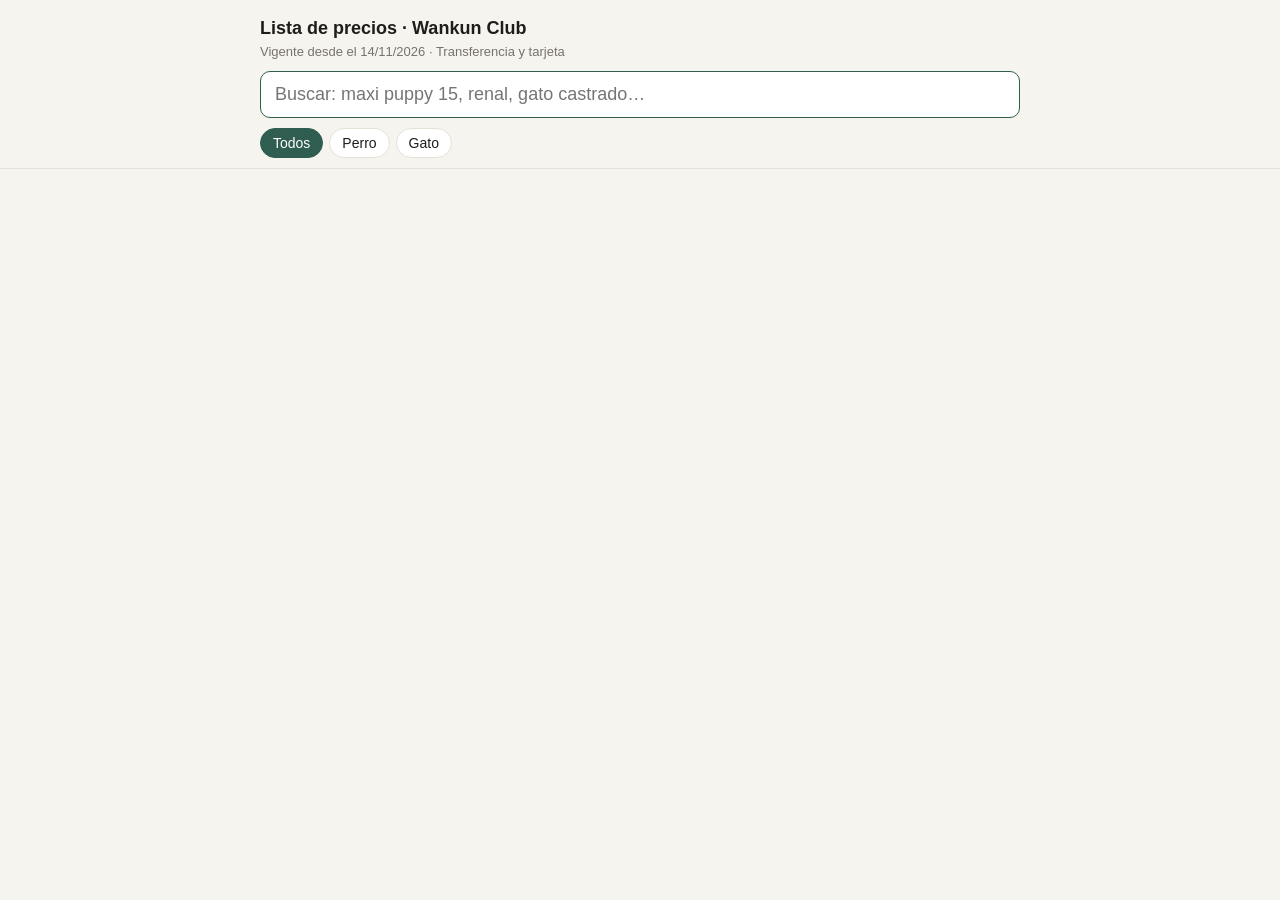
<file: tools/plantilla_lista_vete.html>
<!DOCTYPE html>
<html lang="es"><head><meta charset="utf-8"><meta name="viewport" content="width=device-width,initial-scale=1">
<title>Lista de precios Wankun Club</title>
<style>
:root{--bg:#f6f4ef;--card:#fff;--ink:#1e1d1a;--mut:#77736a;--line:#e6e1d6;--acc:#2f5d50;--accl:#e3ece8}
*{box-sizing:border-box}body{margin:0;background:var(--bg);color:var(--ink);font:16px/1.4 -apple-system,BlinkMacSystemFont,"Segoe UI",Roboto,Arial,sans-serif}
header{position:sticky;top:0;background:var(--bg);padding:16px 16px 10px;border-bottom:1px solid var(--line);z-index:2}
.wrap{max-width:760px;margin:0 auto}
h1{font-size:18px;margin:0 0 2px}.sub{color:var(--mut);font-size:13px;margin-bottom:10px}
#q{width:100%;font-size:18px;padding:12px 14px;border:1.5px solid var(--line);border-radius:10px;background:#fff;outline:none}
#q:focus{border-color:var(--acc)}
.chips{display:flex;gap:6px;margin-top:10px;flex-wrap:wrap}
.chip{border:1px solid var(--line);background:#fff;border-radius:999px;padding:6px 12px;font-size:14px;cursor:pointer;color:var(--ink)}
.chip.on{background:var(--acc);border-color:var(--acc);color:#fff}
main{padding:12px 16px 40px}
.meta{color:var(--mut);font-size:13px;margin:4px 2px 10px}
.g{background:var(--card);border:1px solid var(--line);border-radius:12px;padding:12px 14px;margin-bottom:10px}
.n{font-weight:600}.d{color:var(--mut);font-size:13px;margin-bottom:6px}
.r{display:flex;align-items:center;gap:10px;padding:8px 0;border-top:1px solid var(--line)}
.r:first-of-type{border-top:0}
.kg{min-width:62px;font-weight:600}
.p{flex:1;display:flex;gap:16px;flex-wrap:wrap}
.p small{display:block;color:var(--mut);font-size:11px;text-transform:uppercase;letter-spacing:.03em}
.p b{font-variant-numeric:tabular-nums;font-size:17px}
.cp{border:1px solid var(--line);background:#fff;border-radius:8px;padding:6px 10px;font-size:13px;cursor:pointer;color:var(--acc)}
.cp.ok{background:var(--accl)}
.vacio{text-align:center;color:var(--mut);padding:30px 0}
</style></head><body>
<header><div class="wrap">
<h1>Lista de precios · Wankun Club</h1>
<div class="sub">Vigente desde el 14/11/2026 · Transferencia y tarjeta</div>
<input id="q" type="search" placeholder="Buscar: maxi puppy 15, renal, gato castrado…" autocomplete="off" autofocus>
<div class="chips"><button class="chip on" data-e="Todos">Todos</button><button class="chip" data-e="Perro">Perro</button><button class="chip" data-e="Gato">Gato</button></div>
</div></header>
<main class="wrap"><div class="meta" id="meta"></div><div id="res"></div></main>
<script>
const D=__DATA__;
const SIN={cachorro:['cachorro','puppy','junior','kitten'],puppy:['puppy','cachorro'],adulto:['adult'],gato:['gato','cat'],perro:['perro','dog'],rc:['royal canin'],royal:['royal canin'],pp:['pro plan'],chico:['mini','small','pequeñ','toy'],pequeño:['mini','small','pequeñ'],grande:['large','maxi','grande','giant'],mediano:['medium','mediano'],castrado:['castra','steril','weight control'],gastro:['gastro'],urinario:['urinary'],hipo:['hypo']};
const N=s=>String(s).normalize('NFD').replace(/[̀-ͯ]/g,'').toLowerCase();
const kg=k=>(k%1?String(k).replace('.',','):String(k))+' kg';
const ars=n=>'$ '+Math.round(n).toLocaleString('es-AR');
D.forEach(x=>x.h=N([x.m,x.l,x.p,x.e,x.k+'kg',String(x.k).replace('.',',')+'kg'].join(' ')));
let E='Todos';
function tok(t,h){if(/^\d+([.,]\d+)?$/.test(t)){const k=t.replace(',','.');return h.includes(k+'kg')||h.includes(t+'kg');}const a=SIN[t]?SIN[t].map(N):[t];return a.some(v=>h.includes(v))||h.includes(t);}
function render(){
 const ts=N(document.getElementById('q').value).replace(/\s*kg\b/g,'').split(/\s+/).filter(Boolean);
 const hits=D.filter(x=>(E==='Todos'||x.e===E)&&ts.every(t=>tok(t,x.h)));
 const g=new Map();hits.forEach(x=>{const k=x.m+'|'+x.p+'|'+x.e;if(!g.has(k))g.set(k,[]);g.get(k).push(x);});
 document.getElementById('meta').textContent=hits.length+(hits.length===1?' presentación':' presentaciones');
 const out=[];
 for(const a of g.values()){a.sort((p,q)=>p.k-q.k);const f=a[0];
  out.push('<div class="g"><div class="n">'+f.m+' '+f.p+'</div><div class="d">'+f.e+(f.l?' · '+f.l:'')+'</div>'+
  a.map(x=>'<div class="r"><span class="kg">'+kg(x.k)+'</span><span class="p"><span><small>Transferencia</small><b>'+ars(x.t)+'</b></span><span><small>Tarjeta</small><b>'+ars(x.c)+'</b></span></span><button class="cp" data-i="'+D.indexOf(x)+'">Copiar</button></div>').join('')+'</div>');}
 document.getElementById('res').innerHTML=out.join('')||'<div class="vacio">No encontré nada con esa búsqueda.</div>';
}
document.getElementById('q').addEventListener('input',render);
document.querySelectorAll('.chip').forEach(b=>b.onclick=()=>{E=b.dataset.e;document.querySelectorAll('.chip').forEach(c=>c.classList.toggle('on',c===b));render();});
document.getElementById('res').addEventListener('click',e=>{const b=e.target.closest('.cp');if(!b)return;const x=D[+b.dataset.i];
 const t=x.m+' '+x.p+' '+kg(x.k)+': '+ars(x.t)+' por transferencia / '+ars(x.c)+' con tarjeta';
 try{navigator.clipboard.writeText(t).then(()=>{b.textContent='Copiado';b.classList.add('ok');setTimeout(()=>{b.textContent='Copiar';b.classList.remove('ok');},1400);}).catch(()=>{b.textContent='No se pudo';});}catch(err){b.textContent='No se pudo';}});
render();
</script></body></html>
</file>
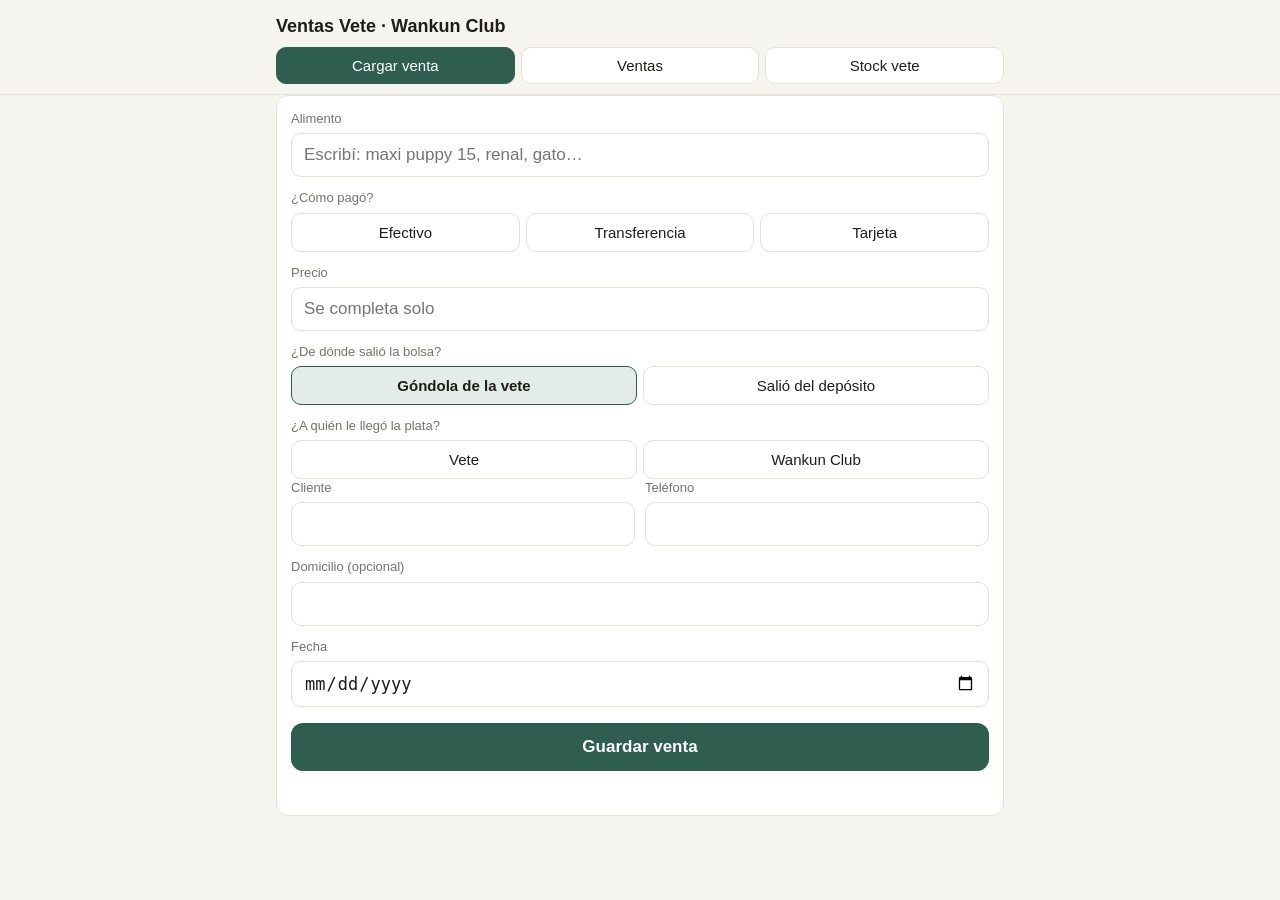
<file: tools/plantilla_ventas_vete.html>
<!DOCTYPE html>
<html lang="es"><head><meta charset="utf-8"><meta name="viewport" content="width=device-width,initial-scale=1">
<title>Ventas Vete · Wankun Club</title>
<style>
:root{--bg:#f6f4ef;--card:#fff;--ink:#1e1d1a;--mut:#77736a;--line:#e6e1d6;--acc:#2f5d50;--accl:#e3ece8;--warn:#a5481f}
*{box-sizing:border-box}body{margin:0;background:var(--bg);color:var(--ink);font:16px/1.4 -apple-system,BlinkMacSystemFont,"Segoe UI",Roboto,Arial,sans-serif}
.wrap{max-width:760px;margin:0 auto;padding:0 16px}
header{position:sticky;top:0;background:var(--bg);border-bottom:1px solid var(--line);z-index:5}
h1{font-size:18px;margin:14px 0 8px}
nav{display:flex;gap:6px;padding-bottom:10px}
nav button{flex:1;border:1px solid var(--line);background:#fff;border-radius:10px;padding:9px 6px;font-size:15px;cursor:pointer;color:var(--ink)}
nav button.on{background:var(--acc);border-color:var(--acc);color:#fff}
main{padding:14px 0 60px}
.card{background:var(--card);border:1px solid var(--line);border-radius:12px;padding:14px;margin-bottom:12px}
label{display:block;font-size:13px;color:var(--mut);margin:12px 0 5px}
label:first-child{margin-top:0}
input{width:100%;font-size:17px;padding:11px 12px;border:1.5px solid var(--line);border-radius:10px;background:#fff;outline:none;color:var(--ink)}
input:focus{border-color:var(--acc)}
.opts{display:flex;gap:6px;flex-wrap:wrap}
.opt{flex:1;min-width:30%;border:1.5px solid var(--line);background:#fff;border-radius:10px;padding:10px 6px;font-size:15px;cursor:pointer;color:var(--ink)}
.opt.on{border-color:var(--acc);background:var(--accl);font-weight:600}
.sug{border:1px solid var(--line);border-radius:10px;margin-top:4px;max-height:260px;overflow:auto;background:#fff}
.sug div{padding:9px 12px;border-top:1px solid var(--line);cursor:pointer}
.sug div:first-child{border-top:0}.sug div:hover{background:var(--accl)}
.sel{margin-top:6px;padding:9px 12px;border-radius:10px;background:var(--accl);font-weight:600;display:flex;justify-content:space-between;gap:8px;align-items:center}
.sel button{border:0;background:none;color:var(--acc);font-size:14px;cursor:pointer}
.row2{display:flex;gap:10px}.row2>div{flex:1}
.go{width:100%;margin-top:16px;background:var(--acc);color:#fff;border:0;border-radius:12px;padding:14px;font-size:17px;font-weight:600;cursor:pointer}
.go:disabled{opacity:.5}
.msg{margin-top:10px;font-size:14px;min-height:20px}.msg.err{color:var(--warn)}.msg.ok{color:var(--acc)}
.kpis{display:grid;grid-template-columns:repeat(2,1fr);gap:8px;margin-bottom:12px}
.kpi{background:#fff;border:1px solid var(--line);border-radius:12px;padding:10px 12px}
.kpi small{display:block;color:var(--mut);font-size:12px}.kpi b{font-size:19px;font-variant-numeric:tabular-nums}
.kpi.big{grid-column:1/-1}.kpi.big b{font-size:24px}
.mes{display:flex;align-items:center;gap:8px;margin-bottom:12px}
.mes button{border:1px solid var(--line);background:#fff;border-radius:8px;padding:6px 12px;cursor:pointer;font-size:16px}
.mes span{flex:1;text-align:center;font-weight:600;text-transform:capitalize}
.v{display:flex;gap:10px;padding:10px 0;border-top:1px solid var(--line)}
.v:first-child{border-top:0}
.v .a{flex:1;min-width:0}.v .n{font-weight:600}.v .d{color:var(--mut);font-size:13px}
.v .p{text-align:right;font-variant-numeric:tabular-nums;white-space:nowrap}
.tag{display:inline-block;font-size:12px;padding:1px 7px;border-radius:999px;background:var(--accl);color:var(--acc)}
.tag.v2{background:#f3e7dc;color:var(--warn)}
.del{border:0;background:none;color:var(--mut);font-size:12px;cursor:pointer;padding:2px 0}
.vacio{text-align:center;color:var(--mut);padding:24px 0}
.nota{font-size:13px;color:var(--mut);margin-top:6px}
.hide{display:none}
</style></head><body>
<header><div class="wrap">
<h1>Ventas Vete · Wankun Club</h1>
<nav><button data-t="cargar" class="on">Cargar venta</button><button data-t="ventas">Ventas</button><button data-t="stock">Stock vete</button><button data-t="cuenta" class="hide" id="tabCuenta">Cuenta</button></nav>
</div></header>
<main class="wrap">

<section id="t-cargar">
<div class="card">
 <label>Alimento</label>
 <input id="q" placeholder="Escribí: maxi puppy 15, renal, gato…" autocomplete="off">
 <div id="sug" class="sug hide"></div>
 <div id="sel" class="sel hide"><span id="selN"></span><button id="selX">Cambiar</button></div>

 <label>¿Cómo pagó?</label>
 <div class="opts" id="medio"><button class="opt" data-v="Efectivo">Efectivo</button><button class="opt" data-v="Transferencia">Transferencia</button><button class="opt" data-v="Tarjeta">Tarjeta</button></div>

 <label>Precio</label>
 <input id="precio" inputmode="numeric" placeholder="Se completa solo">

 <label>¿De dónde salió la bolsa?</label>
 <div class="opts" id="origen"><button class="opt on" data-v="Vete">Góndola de la vete</button><button class="opt" data-v="Depósito">Salió del depósito</button></div>

 <label>¿A quién le llegó la plata?</label>
 <div class="opts" id="cobro"><button class="opt" data-v="Vete">Vete</button><button class="opt" data-v="Wankun Club">Wankun Club</button></div>

 <div class="row2"><div><label>Cliente</label><input id="cli" autocomplete="off"></div><div><label>Teléfono</label><input id="tel" inputmode="tel" autocomplete="off"></div></div>
 <label>Domicilio (opcional)</label><input id="dom" autocomplete="off">
 <label>Fecha</label><input id="fecha" type="date">

 <button class="go" id="guardar">Guardar venta</button>
 <div class="msg" id="msg"></div>
</div>
</section>

<section id="t-ventas" class="hide">
 <div class="mes"><button id="mAnt">‹</button><span id="mLbl"></span><button id="mSig">›</button></div>
 <div class="kpis">
  <div class="kpi"><small>Bolsas</small><b id="kB">0</b></div>
  <div class="kpi"><small>Vendido</small><b id="kV">$ 0</b></div>
  <div class="kpi"><small>Cobró la Vete</small><b id="kVe">$ 0</b></div>
  <div class="kpi"><small>Cobró Wankun Club</small><b id="kW">$ 0</b></div>
 </div>
 <div class="card" id="lista"><div class="vacio">Cargando…</div></div>
</section>

<section id="t-stock" class="hide">
 <div class="card"><input id="sq" placeholder="Buscar en el stock de la vete…" autocomplete="off"><div class="nota" id="sInfo"></div></div>
 <div class="card" id="sLista"><div class="vacio">Cargando…</div></div>
 <div class="card hide" id="sEntrada">
  <b>Llevé bolsas a la vete</b>
  <div class="nota">Suma a la góndola de la vete y resta del depósito.</div>
  <label>Alimento</label><input id="eq" placeholder="Escribí: maxi puppy 15…" autocomplete="off">
  <div id="esug" class="sug hide"></div>
  <div id="esel" class="sel hide"><span id="eselN"></span><button id="eselX">Cambiar</button></div>
  <div class="row2"><div><label>Bolsas</label><input id="eCant" inputmode="numeric" value="1"></div><div><label>Fecha</label><input id="eFecha" type="date"></div></div>
  <button class="go" id="eGuardar">Guardar</button>
  <div class="msg" id="eMsg"></div>
 </div>
</section>

<section id="t-cuenta" class="hide">
 <div class="kpis">
  <div class="kpi big"><small id="sLbl">Saldo</small><b id="sVal">$ 0</b><div class="nota" id="sNota"></div></div>
  <div class="kpi"><small>La Vete te debe<br>(bolsas que cobró ella, a costo)</small><b id="cVe">$ 0</b></div>
  <div class="kpi"><small>Vos le debés a la Vete<br>(su ganancia en las bolsas que cobraste vos)</small><b id="cW">$ 0</b></div>
  <div class="kpi"><small>Ganancia total de la Vete</small><b id="cU">$ 0</b></div>
  <div class="kpi"><small>Ventas sin costo todavía</small><b id="cP">0</b></div>
 </div>
 <div class="kpis">
  <div class="kpi"><small>La Vete ya te pagó</small><b id="mPV">$ 0</b></div>
  <div class="kpi"><small>Vos ya le pagaste a la Vete</small><b id="mPW">$ 0</b></div>
  <div class="kpi"><small>Productos de la Vete que usó o vendió el Club</small><b id="mIn">$ 0</b></div>
 </div>
 <div class="nota">Saldo = lo que la Vete te debe − lo que vos le debés − lo que ya te pagó + lo que ya le pagaste − productos de la Vete que usó el Club. Todo el período desde el 2/2/2026. El costo de cada venta queda fijo con la lista del día siguiente.</div>

 <div class="card" style="margin-top:12px">
  <b>Cargar pago o movimiento</b>
  <label>¿Qué es?</label>
  <div class="opts" id="mTipo"><button class="opt" data-v="pagoVete">La Vete me pagó</button><button class="opt" data-v="pagoWankun">Le pagué a la Vete</button><button class="opt" data-v="interno">Producto de la Vete que usó el Club</button></div>
  <div class="row2"><div><label>Monto</label><input id="mMonto" inputmode="numeric"></div><div><label>Fecha</label><input id="mFecha" type="date"></div></div>
  <label>Detalle (ej. transferencia, efectivo, Simparica x2)</label><input id="mDet" autocomplete="off">
  <button class="go" id="mGuardar">Guardar</button>
  <div class="msg" id="mMsg"></div>
 </div>
 <div class="card" id="mLista"><div class="vacio">Sin pagos ni movimientos cargados.</div></div>
</section>
</main>

<script>
const P=__DATA__;
const N=s=>String(s).normalize('NFD').replace(/[̀-ͯ]/g,'').toLowerCase();
const ars=n=>'$ '+Math.round(n||0).toLocaleString('es-AR');
const $=id=>document.getElementById(id);
P.forEach(x=>x.h=N(x.n+' '+x.s));
const SIN={cachorro:['cachorro','puppy','junior','kitten'],gato:['gato','cat'],perro:['perro','dog'],rc:['royal canin'],royal:['royal canin'],pp:['pro plan'],castrado:['castra','steril','weight control'],chico:['mini','small','pequen','toy'],grande:['large','maxi','grande','giant']};
function match(t,h){if(/^\d+([.,]\d+)?$/.test(t)){const k=t.replace('.',',');return h.includes(' '+k+' kg');}const a=SIN[t]?SIN[t]:[t];return a.some(v=>h.includes(v));}

let db=null,user=null,soyDueno=false,miId=null,VENTAS=[],NUEVAS=[],HIST=[],COSTOS={},MOVS=[];
const unir=()=>{VENTAS=HIST.concat(NUEVAS);};
let prod=null,medio='',cobro='',origen='Vete',precioTocado=false;
const hoy=()=>{const d=new Date();return d.getFullYear()+'-'+String(d.getMonth()+1).padStart(2,'0')+'-'+String(d.getDate()).padStart(2,'0');};
$('fecha').value=hoy();

// pestañas
document.querySelectorAll('nav button').forEach(b=>b.onclick=()=>{document.querySelectorAll('nav button').forEach(x=>x.classList.toggle('on',x===b));['cargar','ventas','stock','cuenta'].forEach(t=>$('t-'+t).classList.toggle('hide',t!==b.dataset.t));});

// buscador de alimento
$('q').addEventListener('input',()=>{const ts=N($('q').value).replace(/\s*kg\b/g,'').split(/\s+/).filter(Boolean);
 if(!ts.length){$('sug').classList.add('hide');return;}
 const hits=P.filter(x=>ts.every(t=>match(t,x.h))).slice(0,30);
 $('sug').innerHTML='';hits.forEach(x=>{const d=document.createElement('div');d.textContent=x.n;d.onclick=()=>elegir(x);$('sug').appendChild(d);});
 if(!hits.length){const d=document.createElement('div');d.textContent='No encontré ese alimento';$('sug').appendChild(d);}
 $('sug').classList.remove('hide');});
function elegir(x){prod=x;$('selN').textContent=x.n;$('sel').classList.remove('hide');$('q').classList.add('hide');$('sug').classList.add('hide');ponerPrecio();}
$('selX').onclick=()=>{prod=null;$('sel').classList.add('hide');$('q').classList.remove('hide');$('q').value='';$('q').focus();if(!precioTocado)$('precio').value='';};
function grupo(id,set){$(id).querySelectorAll('.opt').forEach(b=>b.onclick=()=>{$(id).querySelectorAll('.opt').forEach(o=>o.classList.toggle('on',o===b));set(b.dataset.v);});}
grupo('medio',v=>{medio=v;ponerPrecio();});grupo('origen',v=>{origen=v;});grupo('cobro',v=>{cobro=v;});
function ponerPrecio(){if(precioTocado||!prod)return;const p=medio==='Tarjeta'?prod.c:prod.t;$('precio').value=p.toLocaleString('es-AR');}
$('precio').addEventListener('input',()=>{precioTocado=true;});
const numero=s=>parseInt(String(s).replace(/\D/g,''),10)||0;

function msg(t,cls){$('msg').textContent=t;$('msg').className='msg '+(cls||'');}
$('guardar').onclick=async()=>{
 if(!prod)return msg('Elegí el alimento.','err');
 if(!medio)return msg('Marcá cómo pagó.','err');
 const precio=numero($('precio').value);if(!precio)return msg('Falta el precio.','err');
 if(!cobro)return msg('Marcá a quién le llegó la plata.','err');
 if(!db)return msg('No hay conexión para guardar. Probá recargar la página.','err');
 $('guardar').disabled=true;msg('Guardando…');
 const v={fecha:$('fecha').value||hoy(),sku:prod.s,alimento:prod.n,medio,precio,cobro,origen,
  cliente:$('cli').value.trim(),telefono:$('tel').value.trim(),domicilio:$('dom').value.trim(),
  precioLista:medio==='Tarjeta'?prod.c:prod.t,por:miId||'',creado:new Date().toISOString()};
 try{await db.collection('ventas').add(v);
  msg('Venta guardada ✓','ok');
  prod=null;medio='';cobro='';precioTocado=false;['q','precio','cli','tel','dom'].forEach(i=>$(i).value='');
  $('sel').classList.add('hide');$('q').classList.remove('hide');document.querySelectorAll('#t-cargar .opt').forEach(o=>o.classList.remove('on'));origen='Vete';$('origen').querySelector('[data-v="Vete"]').classList.add('on');
 }catch(e){msg(e&&e.code==='invalid_argument'?'No tenés permiso para cargar ventas. Pedile a Nacho que te dé acceso de Editor.':'No se pudo guardar. Probá de nuevo.','err');}
 $('guardar').disabled=false;};

// ventas por mes
let mes=new Date();mes.setDate(1);
$('mAnt').onclick=()=>{mes.setMonth(mes.getMonth()-1);pintar();};
$('mSig').onclick=()=>{mes.setMonth(mes.getMonth()+1);pintar();};
async function pintar(){
 $('mLbl').textContent=mes.toLocaleDateString('es-AR',{month:'long',year:'numeric'});
 const pre=mes.getFullYear()+'-'+String(mes.getMonth()+1).padStart(2,'0');
 const vs=VENTAS.filter(v=>String(v.d.fecha).startsWith(pre)).sort((a,b)=>(b.d.fecha+b.d.creado).localeCompare(a.d.fecha+a.d.creado));
 let tot=0,ve=0,w=0;vs.forEach(v=>{tot+=v.d.precio;if(v.d.cobro==='Vete')ve+=v.d.precio;else w+=v.d.precio;});
 $('kB').textContent=vs.length;$('kV').textContent=ars(tot);$('kVe').textContent=ars(ve);$('kW').textContent=ars(w);
 let nombres={};if(user){const ids=[...new Set(vs.map(v=>v.d.por).filter(Boolean))];if(ids.length)nombres=await user.profiles(ids);}
 const L=$('lista');L.innerHTML='';
 if(!vs.length){L.innerHTML='<div class="vacio">No hay ventas cargadas en este mes.</div>';return;}
 vs.forEach(v=>{const r=document.createElement('div');r.className='v';
  const a=document.createElement('div');a.className='a';
  const n=document.createElement('div');n.className='n';n.textContent=v.d.alimento;
  const d=document.createElement('div');d.className='d';
  const f=v.d.fecha.split('-').reverse().join('/');
  const quien=v.d.por&&nombres[v.d.por]&&nombres[v.d.por].name?' · cargó '+nombres[v.d.por].name:'';
  d.textContent=f+' · '+(v.d.cliente||'sin nombre')+(v.d.telefono?' · '+v.d.telefono:'')+(v.d.medio?' · '+v.d.medio:'')+(v.d.origen==='Depósito'?' · del depósito':'')+quien;
  a.append(n,d);
  if(!v.hist&&(soyDueno||v.d.por===miId)){const x=document.createElement('button');x.className='del';x.textContent='Borrar';x.onclick=()=>borrar(v,x);a.append(x);}
  const p=document.createElement('div');p.className='p';
  const t=document.createElement('div');t.textContent=ars(v.d.precio);
  const g=document.createElement('span');g.className='tag'+(v.d.cobro==='Vete'?'':' v2');g.textContent=v.d.cobro;
  p.append(t,g);r.append(a,p);L.append(r);});
}
async function borrar(v,b){if(b.dataset.ok!=='1'){b.dataset.ok='1';b.textContent='¿Seguro? Tocá de nuevo';setTimeout(()=>{b.dataset.ok='';b.textContent='Borrar';},4000);return;}
 try{await db.collection('ventas').doc(v.id).delete();}catch(e){b.textContent='No se pudo borrar';}}

// cuenta (solo Nacho)
function cuenta(){let cVe=0,gW=0,gT=0,pend=0;
 VENTAS.forEach(v=>{const c=COSTOS[v.id];if(typeof c!=='number'){pend++;return;}
  const g=v.d.precio-c;gT+=g;if(v.d.cobro==='Vete')cVe+=c;else gW+=g;});
 let pV=0,pW=0,iN=0;MOVS.forEach(m=>{const x=m.d.monto||0;if(m.d.tipo==='pagoVete')pV+=x;else if(m.d.tipo==='pagoWankun')pW+=x;else if(m.d.tipo==='interno')iN+=x;});
 const s=cVe-gW-pV+pW-iN;
 $('mPV').textContent=ars(pV);$('mPW').textContent=ars(pW);$('mIn').textContent=ars(iN);
 $('sLbl').textContent=s>=0?'Saldo: la Vete te debe':'Saldo: vos le debés a la Vete';
 $('sVal').textContent=ars(Math.abs(s));
 $('sNota').textContent='Ya descuenta pagos y productos de la Vete cargados abajo.';
 $('cVe').textContent=ars(cVe);$('cW').textContent=ars(gW);$('cU').textContent=ars(gT);$('cP').textContent=pend;}

// pagos y movimientos (solo Nacho)
const TIPOS={pagoVete:'La Vete me pagó',pagoWankun:'Le pagué a la Vete',interno:'Producto de la Vete que usó el Club'};
let mTipo='';$('mFecha').value=hoy();
grupo('mTipo',v=>{mTipo=v;});
$('mGuardar').onclick=async()=>{const mm=t=>{$('mMsg').textContent=t[0];$('mMsg').className='msg '+t[1];};
 if(!mTipo)return mm(['Marcá qué es.','err']);const monto=numero($('mMonto').value);if(!monto)return mm(['Falta el monto.','err']);
 $('mGuardar').disabled=true;
 try{await db.collection('movimientos').add({tipo:mTipo,monto,fecha:$('mFecha').value||hoy(),detalle:$('mDet').value.trim(),creado:new Date().toISOString()});
  mm(['Guardado ✓','ok']);mTipo='';$('mMonto').value='';$('mDet').value='';$('mTipo').querySelectorAll('.opt').forEach(o=>o.classList.remove('on'));
 }catch(e){mm(['No se pudo guardar. Probá de nuevo.','err']);}
 $('mGuardar').disabled=false;};
function pintarMovs(){const L=$('mLista');L.innerHTML='';
 if(!MOVS.length){L.innerHTML='<div class="vacio">Sin pagos ni movimientos cargados.</div>';return;}
 MOVS.slice().sort((a,b)=>(b.d.fecha+b.d.creado).localeCompare(a.d.fecha+a.d.creado)).forEach(m=>{
  const r=document.createElement('div');r.className='v';const a=document.createElement('div');a.className='a';
  const n=document.createElement('div');n.className='n';n.textContent=TIPOS[m.d.tipo]||m.d.tipo;
  const d=document.createElement('div');d.className='d';d.textContent=String(m.d.fecha).split('-').reverse().join('/')+(m.d.detalle?' · '+m.d.detalle:'');
  const x=document.createElement('button');x.className='del';x.textContent='Borrar';
  x.onclick=async()=>{if(x.dataset.ok!=='1'){x.dataset.ok='1';x.textContent='¿Seguro? Tocá de nuevo';setTimeout(()=>{x.dataset.ok='';x.textContent='Borrar';},4000);return;}
   try{await db.collection('movimientos').doc(m.id).delete();}catch(e){x.textContent='No se pudo borrar';}};
  a.append(n,d,x);const p=document.createElement('div');p.className='p';const t=document.createElement('div');t.textContent=ars(m.d.monto);p.append(t);r.append(a,p);L.append(r);});}

// stock de la vete = último conteo + entradas − ventas de góndola (desde el conteo)
let STOCK=[];
function stockVete(){const conts=STOCK.filter(x=>x.d.tipo==='conteo').sort((a,b)=>(a.d.fecha+a.d.creado).localeCompare(b.d.fecha+b.d.creado));
 const c=conts[conts.length-1];if(!c)return null;const base={...c.d.items},desde=c.d.fecha;
 STOCK.forEach(x=>{if(x.d.tipo==='entrada'&&x.d.fecha>=desde){base[x.d.sku]=(base[x.d.sku]||0)+(x.d.cant||0);}});
 NUEVAS.forEach(v=>{if((v.d.origen||'Vete')==='Vete'&&v.d.fecha>=desde){base[v.d.sku]=(base[v.d.sku]||0)-1;}});
 return {desde,base};}
function pintarStock(){const r=stockVete(),L=$('sLista');L.innerHTML='';
 if(!r){$('sInfo').textContent='';L.innerHTML='<div class="vacio">Todavía no hay un conteo de la góndola cargado.</div>';return;}
 const nom={};P.forEach(x=>nom[x.s]=x.n);const ts=N($('sq').value).replace(/\s*kg\b/g,'').split(/\s+/).filter(Boolean);
 let rows=Object.entries(r.base).filter(([s,q])=>q!==0).map(([s,q])=>({s,q,n:nom[s]||s,h:N((nom[s]||s)+' '+s)}));
 if(ts.length)rows=rows.filter(x=>ts.every(t=>match(t,x.h)));
 rows.sort((a,b)=>a.n.localeCompare(b.n));
 const tot=Object.values(r.base).reduce((a,b)=>a+b,0);
 $('sInfo').textContent='Conteo del '+r.desde.split('-').reverse().join('/')+' · '+tot+' bolsas en la góndola';
 if(!rows.length){L.innerHTML='<div class="vacio">Nada para mostrar.</div>';return;}
 rows.forEach(x=>{const d=document.createElement('div');d.className='v';const a=document.createElement('div');a.className='a';a.textContent=x.n;
  const p=document.createElement('div');p.className='p';const b=document.createElement('b');b.textContent=x.q;if(x.q<0)b.style.color='var(--warn)';p.append(b);d.append(a,p);L.append(d);});}
$('sq').addEventListener('input',pintarStock);
let eprod=null;$('eFecha').value=hoy();
$('eq').addEventListener('input',()=>{const ts=N($('eq').value).replace(/\s*kg\b/g,'').split(/\s+/).filter(Boolean);
 if(!ts.length){$('esug').classList.add('hide');return;}
 const hits=P.filter(x=>ts.every(t=>match(t,x.h))).slice(0,30);$('esug').innerHTML='';
 hits.forEach(x=>{const d=document.createElement('div');d.textContent=x.n;d.onclick=()=>{eprod=x;$('eselN').textContent=x.n;$('esel').classList.remove('hide');$('eq').classList.add('hide');$('esug').classList.add('hide');};$('esug').appendChild(d);});
 $('esug').classList.remove('hide');});
$('eselX').onclick=()=>{eprod=null;$('esel').classList.add('hide');$('eq').classList.remove('hide');$('eq').value='';};
$('eGuardar').onclick=async()=>{const mm=(t,c)=>{$('eMsg').textContent=t;$('eMsg').className='msg '+c;};
 if(!eprod)return mm('Elegí el alimento.','err');const cant=numero($('eCant').value);if(!cant)return mm('Faltan las bolsas.','err');
 $('eGuardar').disabled=true;
 try{await db.collection('stock').add({tipo:'entrada',sku:eprod.s,cant,fecha:$('eFecha').value||hoy(),creado:new Date().toISOString()});
  mm('Guardado ✓','ok');eprod=null;$('esel').classList.add('hide');$('eq').classList.remove('hide');$('eq').value='';$('eCant').value='1';
 }catch(e){mm('No se pudo guardar.','err');}$('eGuardar').disabled=false;};

(async()=>{
 db=await claude.use('db');user=await claude.use('user');
 if(user){soyDueno=await user.isOwner();miId=await user.id();}
 if(!db){$('lista').innerHTML='<div class="vacio">No se pueden ver las ventas en esta vista.</div>';return;}
 const t=setTimeout(()=>{$('lista').innerHTML='<div class="vacio">No se pudo conectar todavía…</div>';},10000);
 db.collection('historial').onSnapshot(s=>{HIST=[];s.docs.forEach(doc=>{const x=doc.data();(x.v||[]).forEach((r,i)=>{
  HIST.push({id:'h-'+x.m+'-'+i,hist:true,d:{fecha:x.m+'-'+String(r[0]).padStart(2,'0'),alimento:r[1],precio:r[2]||0,cobro:r[3]?'Wankun Club':'Vete',cliente:r[4]||'',medio:'',creado:String(i).padStart(4,'0')}});});});
  unir();pintar();if(soyDueno)cuenta();},()=>{});
 db.collection('ventas').onSnapshot(s=>{clearTimeout(t);NUEVAS=s.docs.map(d=>({id:d.id,d:d.data()}));unir();pintar();pintarStock();if(soyDueno)cuenta();},
  e=>{clearTimeout(t);$('lista').innerHTML='<div class="vacio">No se pudieron cargar las ventas.</div>';});
 db.collection('stock').onSnapshot(s=>{STOCK=s.docs.map(d=>({id:d.id,d:d.data()}));pintarStock();},()=>{});
 if(soyDueno){$('tabCuenta').classList.remove('hide');$('sEntrada').classList.remove('hide');
  db.collection('costos').onSnapshot(s=>{COSTOS={};s.docs.forEach(d=>{const x=d.data();
   if(Array.isArray(x.c)){x.c.forEach((c,i)=>{if(typeof c==='number')COSTOS['h-'+x.m+'-'+i]=c;});}else COSTOS[d.id]=x.costo;});cuenta();},()=>{});
  db.collection('movimientos').onSnapshot(s=>{MOVS=s.docs.map(d=>({id:d.id,d:d.data()}));pintarMovs();cuenta();},()=>{});}
})();
</script></body></html>
</file>
<file: css/panel.css>
:root{--verde:#2d6a4f;--verde-claro:#74c69d;--verde-bg:#d8f3dc;--azul:#1d3557;--azul-med:#457b9d;--azul-claro:#a8dadc;--gris:#f8f9fa;--gris-med:#e9ecef;--gris-dark:#6c757d;--texto:#1a1a2e;--blanco:#ffffff;--radio:12px;--sombra:0 2px 12px rgba(0,0,0,.08);}
*{box-sizing:border-box;margin:0;padding:0}
body{font-family:'DM Sans',sans-serif;background:#f0f4f0;color:var(--texto);min-height:100vh}
.sidebar{position:fixed;top:0;left:0;width:220px;height:100vh;background:var(--azul);z-index:100;display:flex;flex-direction:column}
.sidebar-logo{padding:24px 20px 20px;border-bottom:1px solid rgba(255,255,255,.1)}
.logo-text{font-size:18px;font-weight:600;color:#fff}
.logo-sub{font-size:11px;color:var(--azul-claro);margin-top:2px;letter-spacing:.5px;text-transform:uppercase}
.nav{padding:16px 0;flex:1;min-height:0;overflow-y:auto}
.nav-item{display:flex;align-items:center;gap:10px;padding:10px 20px;cursor:pointer;font-size:13px;color:rgba(255,255,255,.65);transition:all .15s;border-left:3px solid transparent}
.nav-item:hover{color:#fff;background:rgba(255,255,255,.07)}
.nav-item.active{color:#fff;background:rgba(255,255,255,.1);border-left-color:var(--verde-claro)}
.nav-item svg{width:16px;height:16px;flex-shrink:0}
.nav-section{font-size:10px;font-weight:600;color:rgba(255,255,255,.3);padding:16px 20px 6px;text-transform:uppercase;letter-spacing:.8px}
.sidebar-footer{padding:16px 20px;border-top:1px solid rgba(255,255,255,.1);font-size:11px;color:rgba(255,255,255,.35)}
.main{margin-left:220px;min-height:100vh}
.topbar{background:var(--blanco);border-bottom:1px solid var(--gris-med);padding:0 28px;height:56px;display:flex;align-items:center;justify-content:space-between;position:sticky;top:0;z-index:50}
.topbar-title{font-size:15px;font-weight:600}
.topbar-right{display:flex;align-items:center;gap:12px}
.fecha{font-size:12px;color:var(--gris-dark);font-family:'DM Mono',monospace}
.objetivo-pill{font-size:11px;padding:4px 12px;border-radius:20px;background:var(--verde-bg);color:var(--verde);font-weight:500}
.content{padding:24px 28px}
.page{display:none}.page.active{display:block}
.metrics-grid{display:grid;grid-template-columns:repeat(auto-fit,minmax(150px,1fr));gap:12px;margin-bottom:24px}
.metric{background:var(--blanco);border-radius:var(--radio);padding:18px 20px;box-shadow:var(--sombra)}
.metric-label{font-size:11px;color:var(--gris-dark);font-weight:500;text-transform:uppercase;letter-spacing:.4px;margin-bottom:6px}
.metric-value{font-size:26px;font-weight:600;color:var(--texto);line-height:1}
.metric-delta{font-size:12px;margin-top:6px;color:var(--gris-dark)}
.delta-up{color:var(--verde)}
.delta-down{color:#dc2626}
.card{background:var(--blanco);border-radius:var(--radio);padding:20px 22px;box-shadow:var(--sombra);margin-bottom:16px}
.card-title{font-size:14px;font-weight:600;color:var(--texto);margin-bottom:16px;display:flex;align-items:center;gap:8px}
.card-grid{display:grid;grid-template-columns:1fr 1fr;gap:16px}
.table-wrap{border:1px solid var(--gris-med);border-radius:8px;overflow:hidden}
.table-head{display:grid;padding:8px 14px;background:var(--gris);font-size:11px;font-weight:600;color:var(--gris-dark);text-transform:uppercase;letter-spacing:.4px}
.table-row{display:grid;padding:9px 14px;border-top:1px solid var(--gris-med);font-size:13px;align-items:center;transition:background .1s}
.table-row:hover{background:var(--gris)}
.table-body{max-height:420px;overflow-y:auto}
.local-tag{font-size:10px;padding:2px 8px;border-radius:20px;background:var(--verde-bg);color:var(--verde);font-weight:500}
.fuera-tag{font-size:10px;padding:2px 8px;border-radius:20px;background:var(--gris-med);color:var(--gris-dark)}
.wa-link{font-size:11px;padding:4px 10px;border-radius:6px;background:var(--verde-bg);color:var(--verde);font-weight:500;text-decoration:none;border:none;cursor:pointer}
.wa-link:hover{background:#b7e4c7}
.conn-card{background:var(--blanco);border-radius:var(--radio);padding:20px 22px;box-shadow:var(--sombra);margin-bottom:20px}
.conn-status{font-size:12px;padding:4px 12px;border-radius:20px;font-weight:500;margin-left:10px}
.conn-ok{background:var(--verde-bg);color:var(--verde)}
.conn-err{background:#ffe5e5;color:#c0392b}
.conn-loading{background:#e8f4fd;color:var(--azul-med)}
.btn{padding:8px 16px;border-radius:8px;border:1px solid var(--gris-med);background:var(--blanco);cursor:pointer;font-size:13px;font-family:'DM Sans',sans-serif;font-weight:500;color:var(--texto);transition:all .15s}
.btn:hover{background:var(--gris)}
.btn-primary{background:var(--verde);color:#fff;border-color:var(--verde)}
.btn-primary:hover{background:#1f5c3b}
.btn-row{display:flex;gap:8px;flex-wrap:wrap;align-items:center}
.filtros{display:flex;gap:10px;flex-wrap:wrap;margin-bottom:16px}
.filtro-group{display:flex;flex-direction:column;gap:4px}
.filtro-group label{font-size:11px;color:var(--gris-dark);font-weight:500}
.filtro-group select{padding:7px 10px;border:1px solid var(--gris-med);border-radius:8px;font-size:13px;font-family:'DM Sans',sans-serif;background:var(--blanco)}
.results-header{display:flex;align-items:center;justify-content:space-between;margin-bottom:14px;flex-wrap:wrap;gap:8px}
.bar-chart{display:flex;align-items:flex-end;gap:6px;height:180px;padding:0 4px}
.bar-wrap{flex:1;display:flex;flex-direction:column;align-items:center;gap:4px}
.bar{width:100%;border-radius:6px 6px 0 0}
.bar-label{font-size:10px;color:var(--gris-dark);font-family:'DM Mono',monospace;text-align:center}
.bar-val{font-size:10px;color:var(--texto);font-weight:600;font-family:'DM Mono',monospace;text-align:center}
.bar-small{display:flex;align-items:center;gap:8px;margin-bottom:7px;font-size:12px}
.chat-wrap{background:var(--blanco);border-radius:var(--radio);box-shadow:var(--sombra);overflow:hidden}
.chat-msgs{padding:16px;height:340px;overflow-y:auto;display:flex;flex-direction:column;gap:12px;background:#f8faf8}
.msg{display:flex;gap:10px;align-items:flex-start}
.msg.user{flex-direction:row-reverse}
.msg-av{width:32px;height:32px;border-radius:50%;display:flex;align-items:center;justify-content:center;font-size:12px;font-weight:600;flex-shrink:0}
.msg.agent .msg-av{background:var(--azul);color:#fff}
.msg.user .msg-av{background:var(--verde);color:#fff}
.msg-bubble{padding:10px 14px;border-radius:12px;font-size:13px;line-height:1.6;max-width:85%}
.msg.agent .msg-bubble{background:var(--blanco);border:1px solid var(--gris-med);border-radius:4px 12px 12px 12px}
.msg.user .msg-bubble{background:var(--verde);color:#fff;border-radius:12px 4px 12px 12px}
.typing-dots{display:flex;gap:4px;padding:4px 0}
.typing-dots span{width:6px;height:6px;border-radius:50%;background:var(--gris-dark);animation:blink 1.2s infinite}
.typing-dots span:nth-child(2){animation-delay:.2s}
.typing-dots span:nth-child(3){animation-delay:.4s}
@keyframes blink{0%,80%,100%{opacity:.2}40%{opacity:1}}
.chat-input-area{display:flex;gap:8px;padding:12px 16px;border-top:1px solid var(--gris-med)}
.chat-input-area textarea{flex:1;resize:none;border:1px solid var(--gris-med);border-radius:8px;padding:8px 12px;font-size:13px;font-family:'DM Sans',sans-serif;height:40px}
.chat-input-area textarea:focus{outline:none;border-color:var(--verde-claro)}
.quick-grid{display:grid;grid-template-columns:repeat(auto-fit,minmax(200px,1fr));gap:8px;margin-top:12px}
.quick-btn{padding:10px 14px;border-radius:8px;border:1px solid var(--gris-med);background:var(--blanco);cursor:pointer;font-size:12px;font-family:'DM Sans',sans-serif;text-align:left;line-height:1.4;transition:all .15s}
.quick-btn:hover{background:var(--verde-bg);border-color:var(--verde-claro);color:var(--verde)}
.rm-list{display:flex;flex-direction:column;gap:8px}
.rm-item{display:flex;align-items:flex-start;gap:12px;padding:12px 14px;border-radius:8px;background:var(--gris)}
.rm-num{width:26px;height:26px;border-radius:50%;display:flex;align-items:center;justify-content:center;font-size:12px;font-weight:600;flex-shrink:0}
.rm-done{background:var(--verde-bg);color:var(--verde)}
.rm-next{background:#dbeafe;color:#1d4ed8}
.rm-future{background:var(--gris-med);color:var(--gris-dark)}
.rm-text{font-size:13px;font-weight:500}
.rm-sub{font-size:11px;color:var(--gris-dark);margin-top:2px}
.msg-template{background:var(--gris);border:1px solid var(--gris-med);border-radius:8px;padding:14px;font-size:13px;line-height:1.7;white-space:pre-wrap;margin-bottom:12px}
.checklist{list-style:none}
.check-item{display:flex;align-items:flex-start;gap:10px;padding:10px 0;border-bottom:1px solid var(--gris-med);font-size:13px}
.check-item:last-child{border-bottom:none}
.check-dot{width:20px;height:20px;border-radius:50%;display:flex;align-items:center;justify-content:center;font-size:11px;flex-shrink:0;margin-top:1px}
.dot-ok{background:var(--verde-bg);color:var(--verde)}
.dot-warn{background:#fff3cd;color:#856404}
.dot-bad{background:#ffe5e5;color:#c0392b}
.check-tag{display:inline-block;font-size:10px;padding:2px 8px;border-radius:20px;margin-left:6px}
.tag-ok{background:var(--verde-bg);color:var(--verde)}
.tag-warn{background:#fff3cd;color:#856404}
.tag-bad{background:#ffe5e5;color:#c0392b}
.hr-in{padding:7px 10px;border:1px solid var(--gris-med);border-radius:8px;font-size:13px;font-family:'DM Sans',sans-serif;background:var(--blanco);color:var(--texto);min-width:0}
.aus-msg{width:100%;min-height:90px;resize:vertical;line-height:1.6;font-family:'DM Sans','Apple Color Emoji','Segoe UI Emoji','Segoe UI Symbol','Noto Color Emoji',sans-serif}
.hr-help{font-size:12px;color:var(--gris-dark);margin-bottom:12px}
.hr-add{display:grid;grid-template-columns:1.2fr 1.6fr 1fr 1.2fr auto;gap:8px}
.hr-row{display:grid;grid-template-columns:32px 1.2fr 1.6fr 1fr 1.2fr auto;gap:8px;align-items:center;padding:8px 0;border-bottom:1px solid var(--gris-med)}
.hr-num{font-weight:700;font-size:16px;color:var(--verde);text-align:center}
.hr-nom{font-weight:600;font-size:13px}
.hr-src{display:inline-block;font-size:10px;padding:1px 7px;border-radius:20px;margin-left:6px;font-weight:500;background:#dbeafe;color:#1d4ed8}
.hr-src.flex{background:#fff4d6;color:#a16207}
.hr-src.manual{background:var(--gris-med);color:var(--gris-dark)}
.hr-acc{display:flex;gap:4px}
.hr-acc button{width:32px;height:32px;border-radius:8px;border:1px solid var(--gris-med);background:var(--blanco);cursor:pointer;font-size:14px;color:var(--texto)}
.hr-acc button:hover{background:var(--gris)}
.hr-acc button.del{color:#c0392b}
.hr-falta{border-color:#e0a526 !important;background:#fffbea !important}
.hr-stop{display:grid;grid-template-columns:36px 1fr;gap:10px;padding:10px 0;border-bottom:1px solid var(--gris-med)}
.hr-stop:last-child{border-bottom:none}
.hr-stop .n{font-weight:700;font-size:18px;color:var(--verde)}
.hr-stop .a{font-size:13px;color:var(--gris-dark)}
.hr-stop .f{font-size:13px;font-weight:600;margin-top:2px}
.hr-maps-btn{display:inline-flex;align-items:center;padding:9px 16px;border-radius:8px;background:var(--verde);color:#fff;font-weight:600;font-size:13px;text-decoration:none}
.hr-log{opacity:.5}
.hr-log .hr-num{color:var(--gris-dark)}
.hr-sep{margin-top:14px;padding:6px 0;font-size:11px;font-weight:600;text-transform:uppercase;color:var(--gris-dark);border-bottom:1px solid var(--gris-med)}
.hr-logchk{display:flex;align-items:center;gap:4px;font-size:12px;color:var(--gris-dark);padding:0 6px;cursor:pointer;white-space:nowrap}
.hr-vacio{padding:20px;text-align:center;color:var(--gris-dark);font-size:13px}
@media (max-width:760px){.hr-add{grid-template-columns:1fr 1fr}.hr-add .btn{grid-column:1/-1}.hr-row{grid-template-columns:28px 1fr auto}.hr-row .hr-in{grid-column:2/4}.hr-row .hr-nomwrap{grid-column:2/3}}
.pr-search{display:flex;gap:10px;align-items:center;margin-bottom:12px}
.pr-search input{flex:1;font-family:'DM Sans',sans-serif;font-size:16px;padding:12px 16px;border:1px solid var(--gris-med);border-radius:10px;outline:none;background:var(--blanco)}
.pr-search input:focus{border-color:var(--azul-med);box-shadow:0 0 0 3px rgba(69,123,157,.15)}
.pr-chips{display:flex;gap:6px;flex-wrap:wrap;margin-bottom:14px;align-items:center}
.pr-chip{font-size:12px;padding:5px 12px;border-radius:20px;border:1px solid var(--gris-med);background:var(--blanco);cursor:pointer;font-family:'DM Sans',sans-serif;color:var(--texto)}
.pr-chip.on{background:var(--azul);border-color:var(--azul);color:#fff}
.pr-meta{font-size:12px;color:var(--gris-dark);margin-left:auto}
.pr-group{background:var(--blanco);border-radius:var(--radio);box-shadow:var(--sombra);padding:14px 18px;margin-bottom:10px}
.pr-name{font-size:14px;font-weight:600}
.pr-sub{font-size:11px;color:var(--gris-dark);margin-top:2px;text-transform:uppercase;letter-spacing:.4px}
.pr-row{display:grid;grid-template-columns:70px 1fr 1fr 1fr 70px;gap:8px;align-items:center;padding:8px 0;border-top:1px solid var(--gris-med);font-size:13px}
.pr-row:first-of-type{margin-top:10px}
.pr-kg{font-weight:600}
.pr-pr{font-family:'DM Mono',monospace;font-size:14px}
.pr-pr small{display:block;font-family:'DM Sans',sans-serif;font-size:10px;color:var(--gris-dark);text-transform:uppercase;letter-spacing:.4px}
.pr-pr.t{color:var(--verde);font-weight:500}
.pr-sku{font-family:'DM Mono',monospace;font-size:11px;color:var(--gris-dark);overflow:hidden;text-overflow:ellipsis;white-space:nowrap}
.pr-copy{font-size:11px;padding:5px 8px;border-radius:6px;border:1px solid var(--gris-med);background:var(--blanco);cursor:pointer;font-family:'DM Sans',sans-serif}
.pr-copy.ok{background:var(--verde-bg);color:var(--verde);border-color:var(--verde-bg)}
.pr-lock{display:flex;gap:6px;align-items:center}
.pr-lock input{font-family:'DM Sans',sans-serif;font-size:13px;padding:6px 10px;border:1px solid var(--gris-med);border-radius:8px;width:150px}
.pr-lock .err{font-size:12px;color:#c0392b}
.pr-pr.cost{color:var(--azul-med)}
.pr-row.wc{grid-template-columns:62px 1fr 1fr 1fr 1fr 1fr 64px}
.pr-imp{font-size:12px;color:var(--gris-dark);display:flex;align-items:center;gap:4px}.pr-imp input{width:48px;font-family:'DM Sans',sans-serif;font-size:12px;padding:4px 6px;border:1px solid var(--gris-med);border-radius:6px}
.pr-pr.neto{color:var(--verde);font-weight:600}
.pr-vacio{padding:30px;text-align:center;color:var(--gris-dark);font-size:13px}
@media (max-width:760px){.pr-row{grid-template-columns:56px 1fr 1fr 60px}.pr-row.wc{grid-template-columns:48px 1fr 1fr 1fr 1fr 1fr}.pr-row.wc .pr-sku{display:none}.pr-row.wc .pr-copy{display:none}.pr-sku{display:none}.pr-lock input{width:110px}}
</file>
